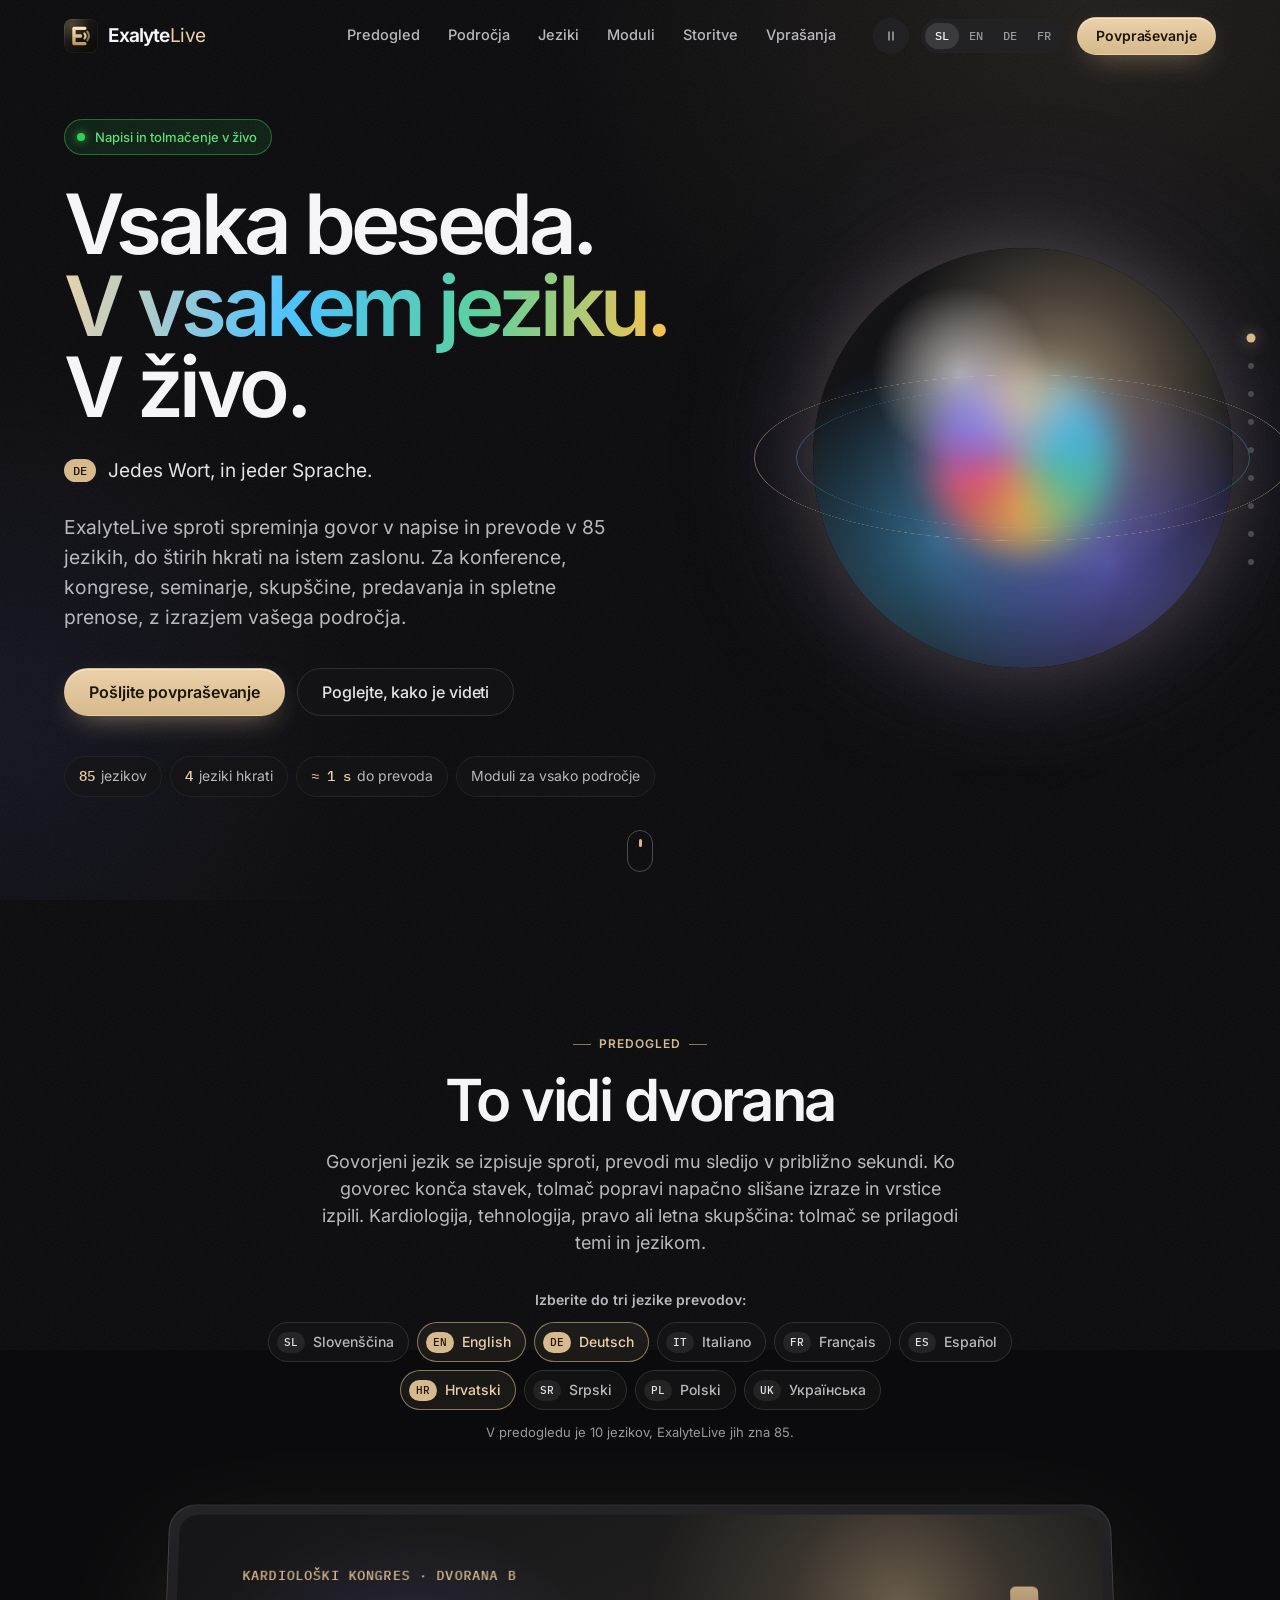
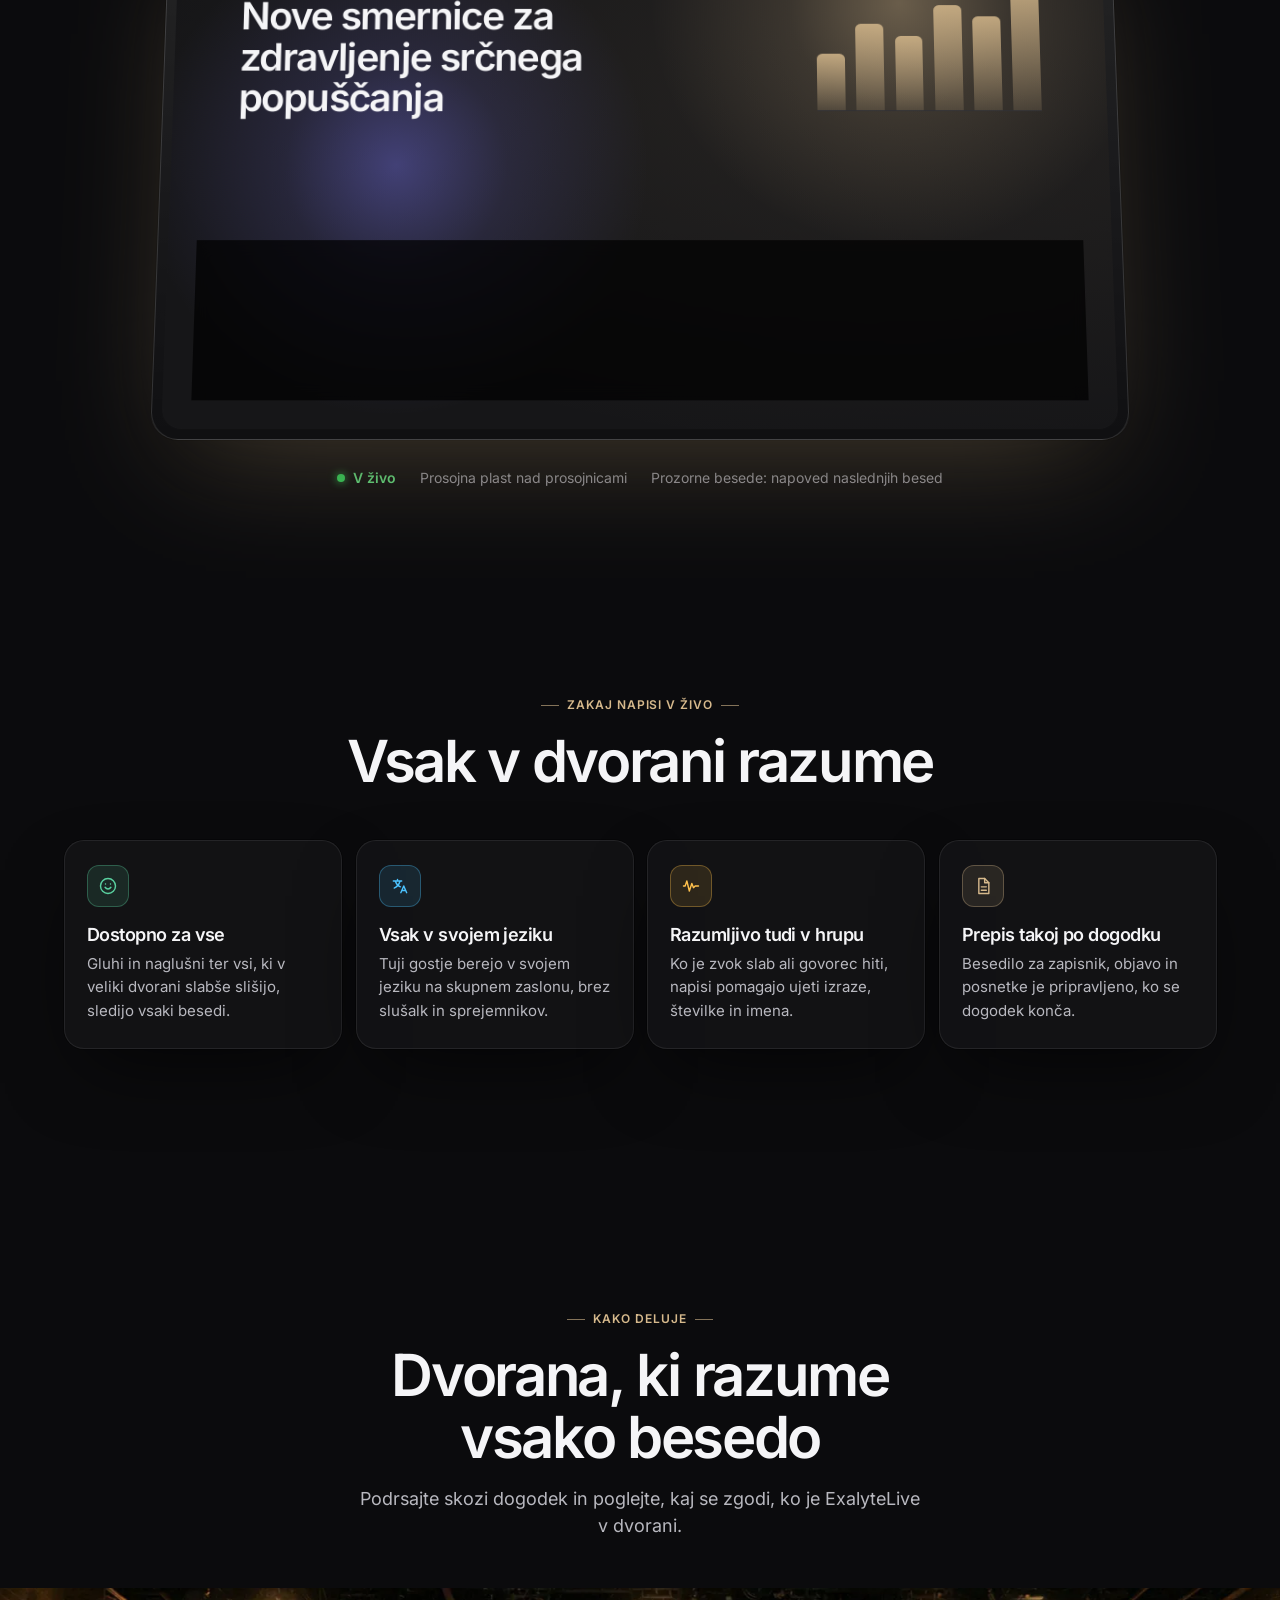
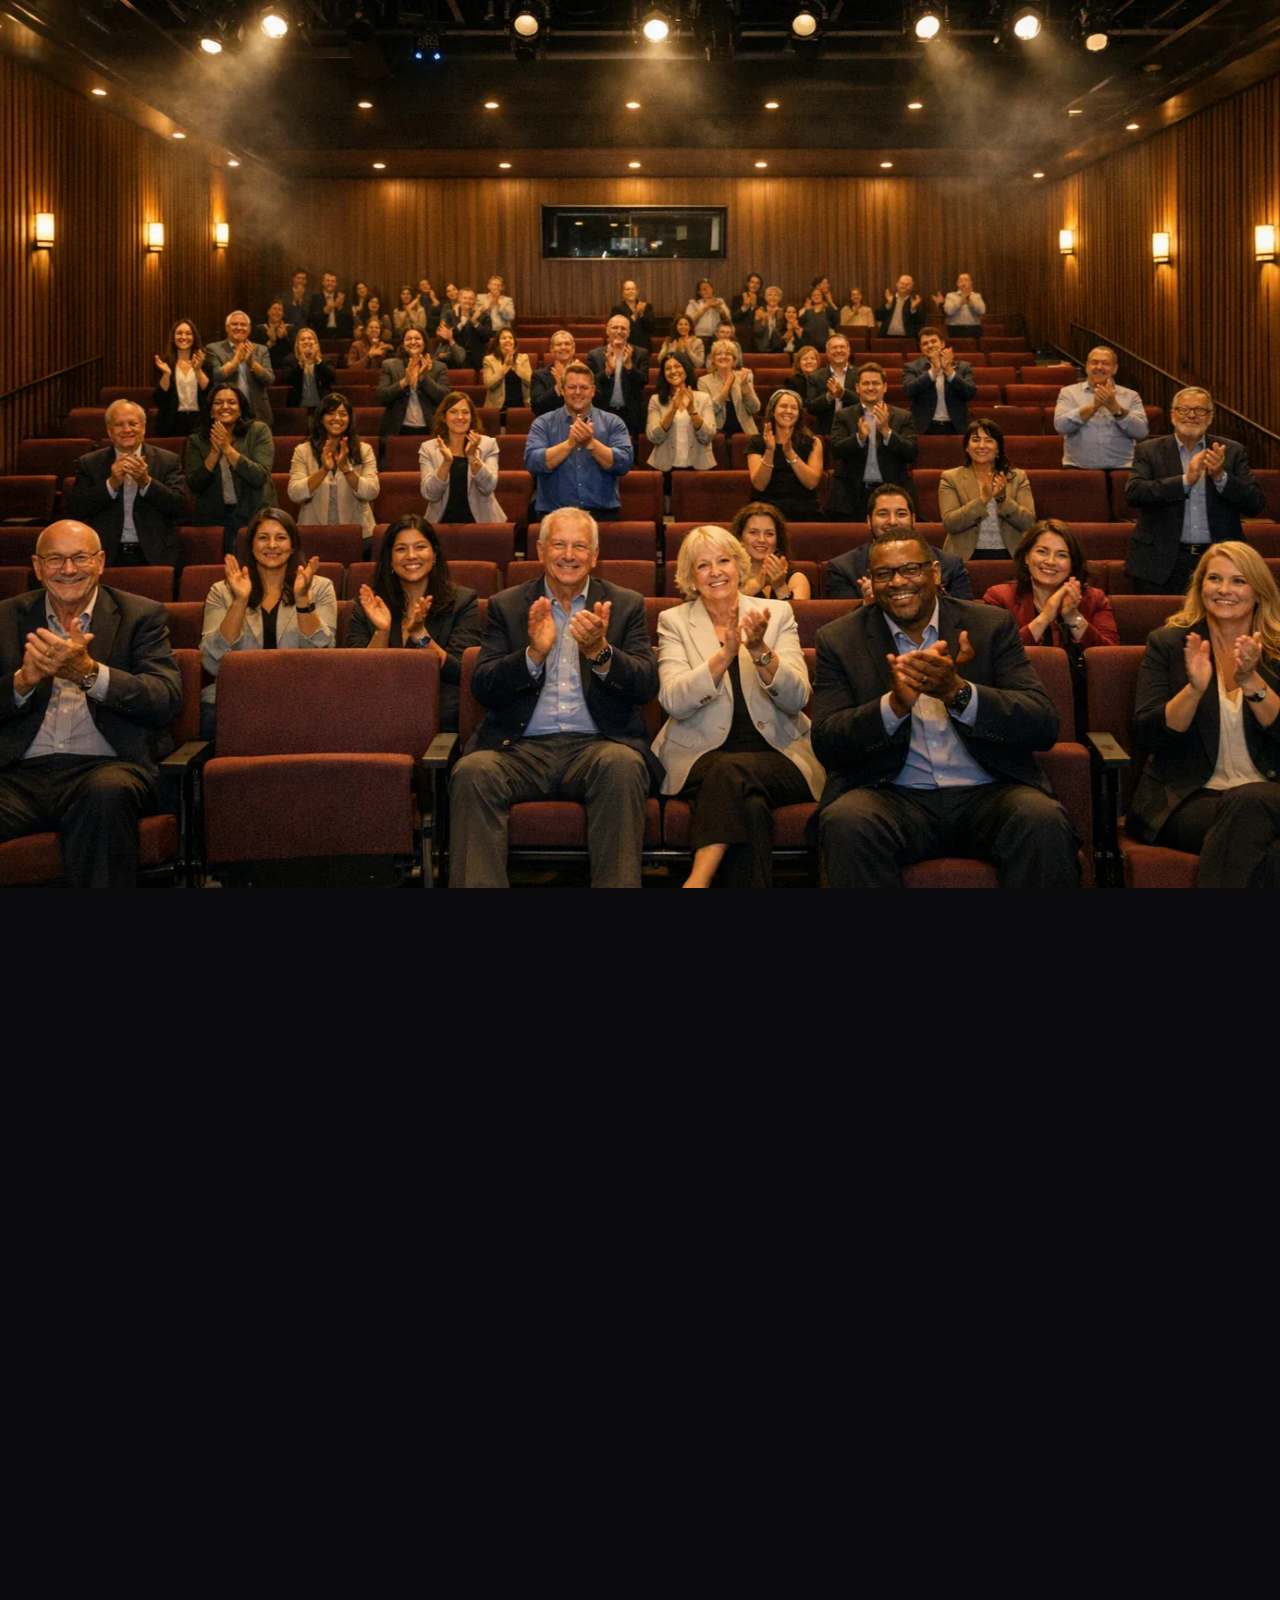
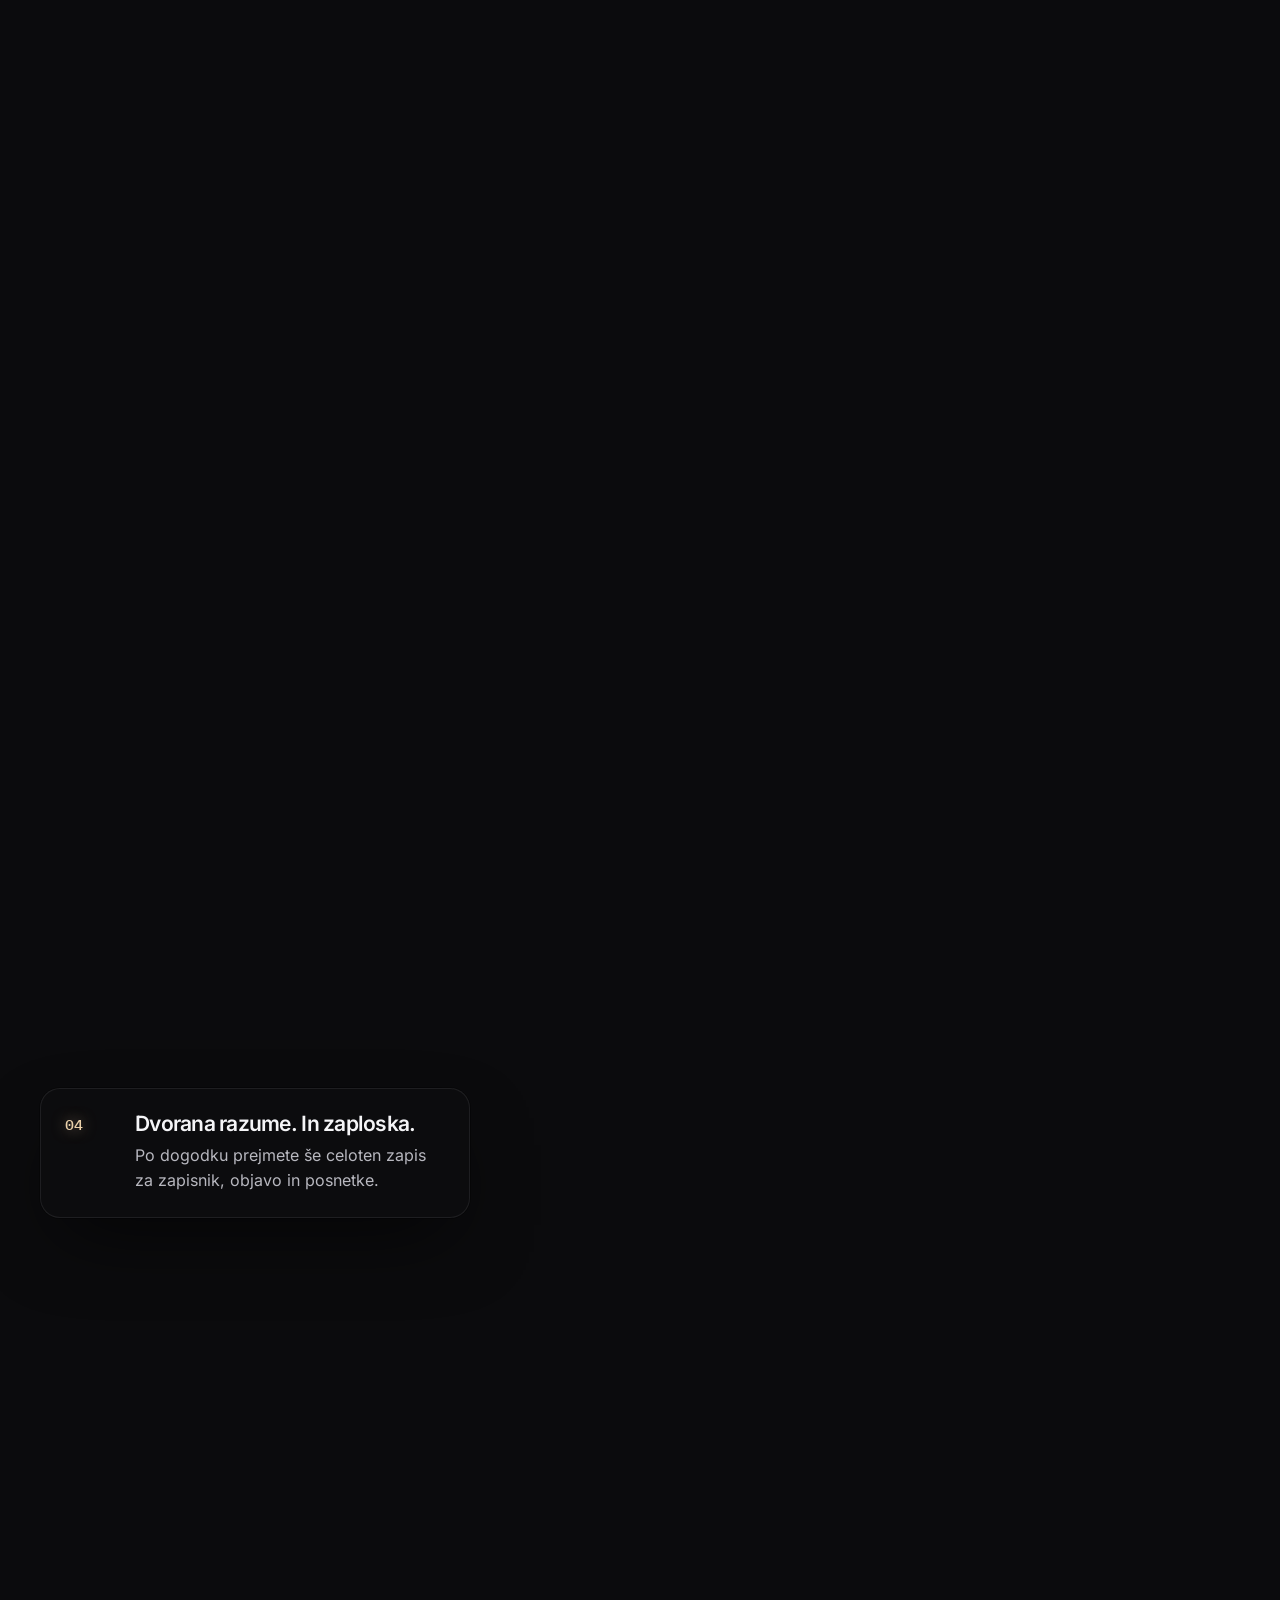
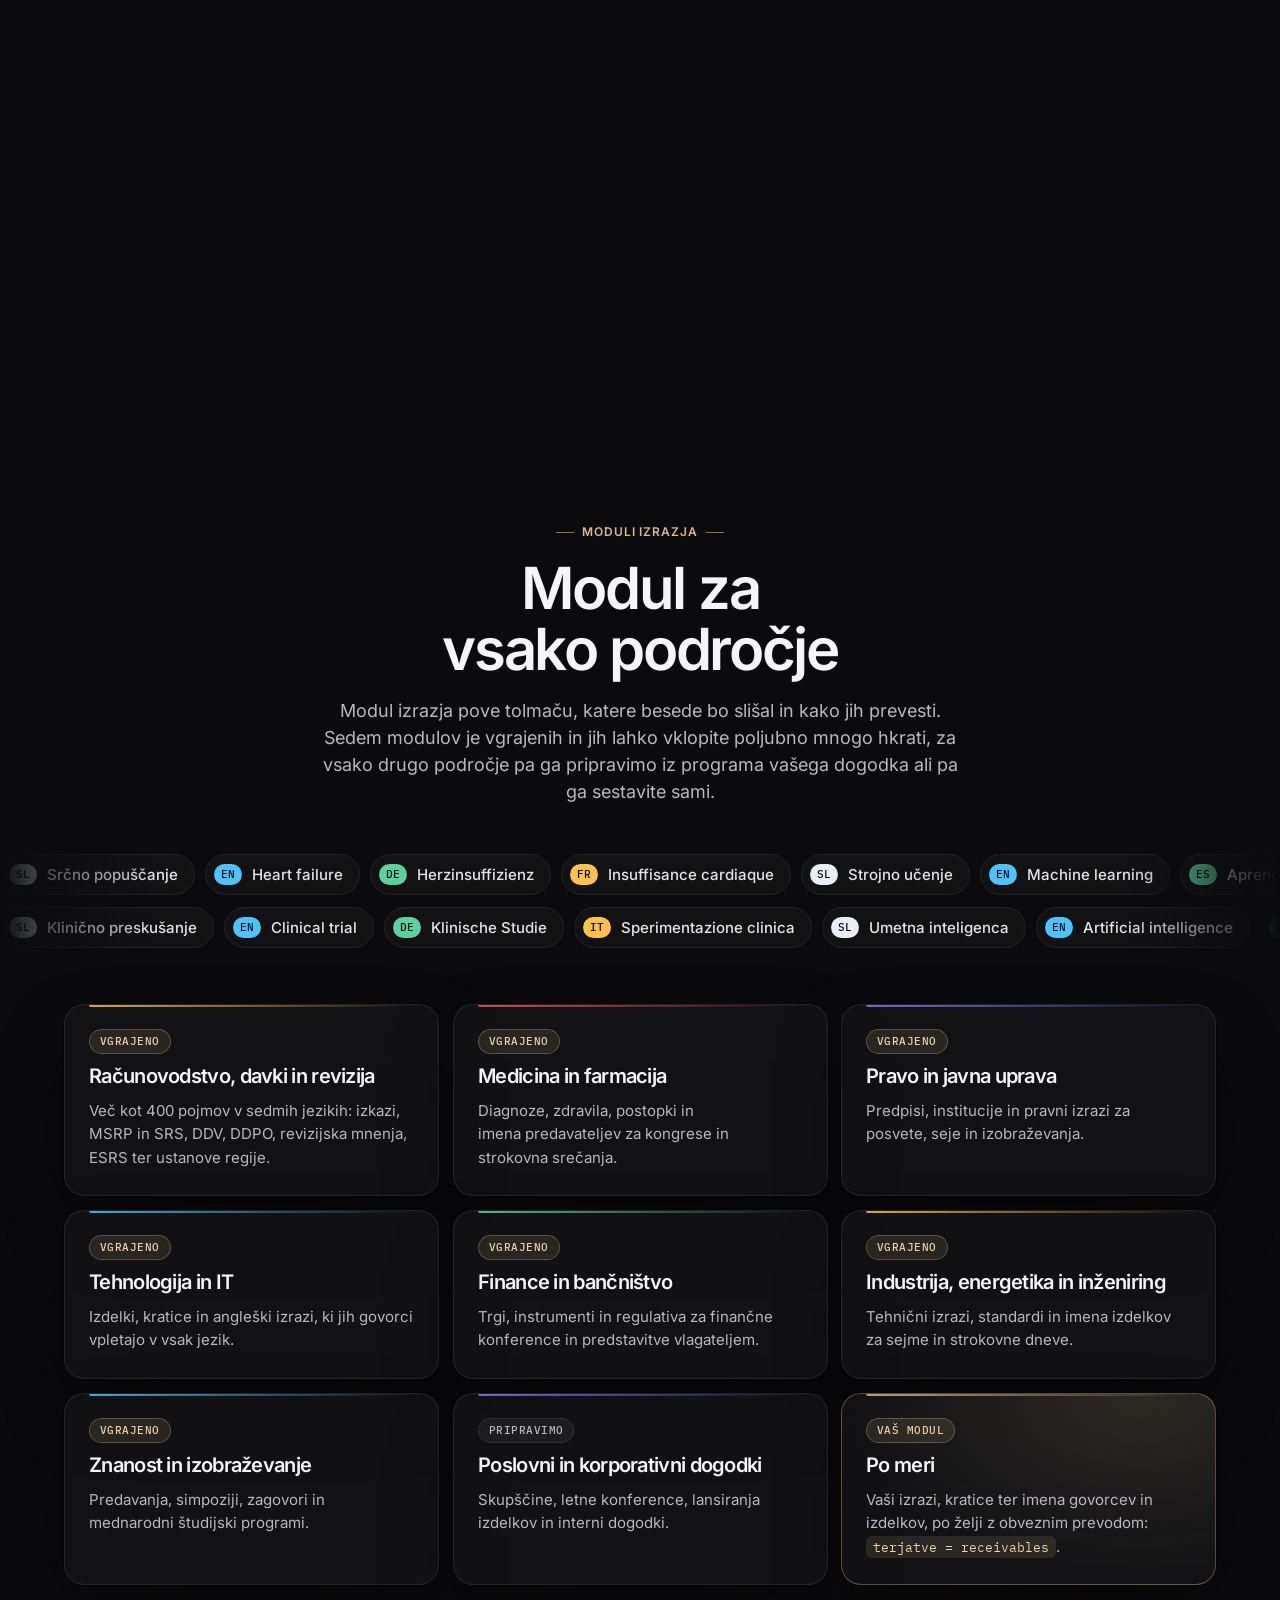
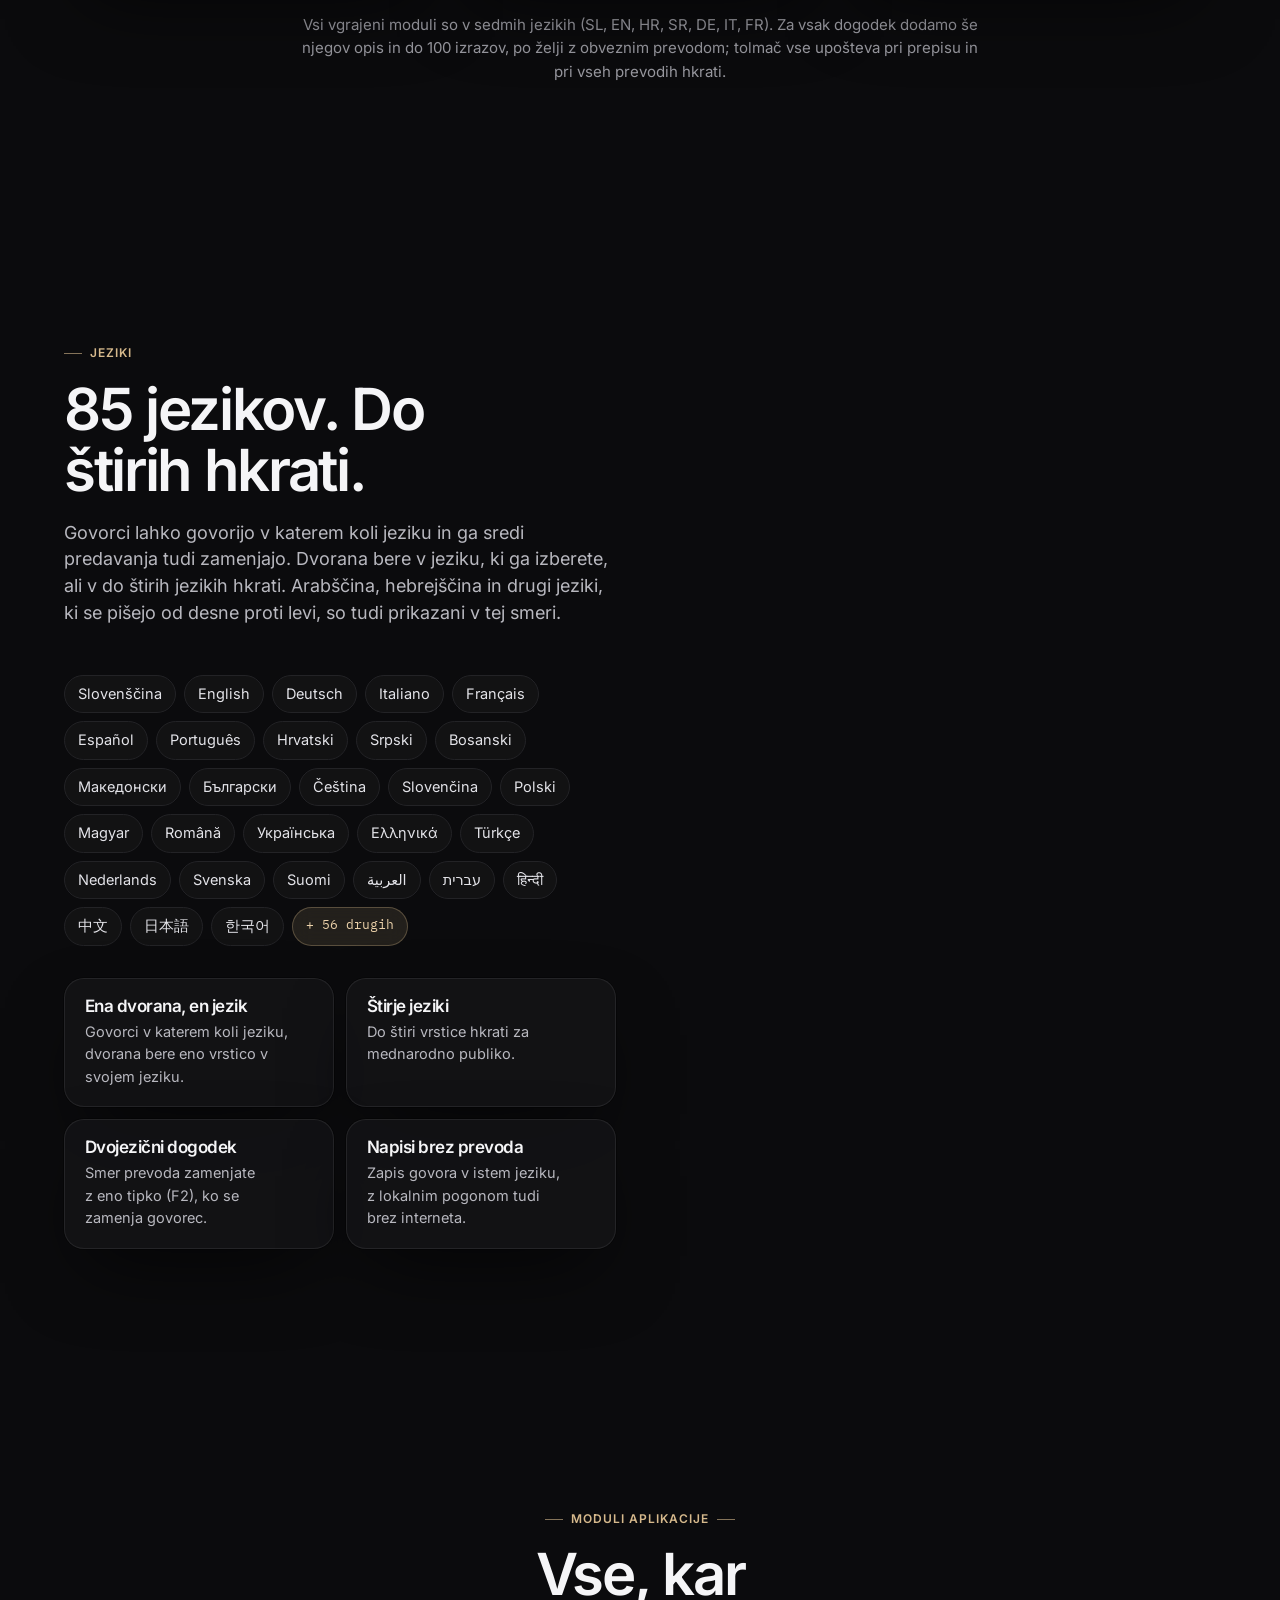
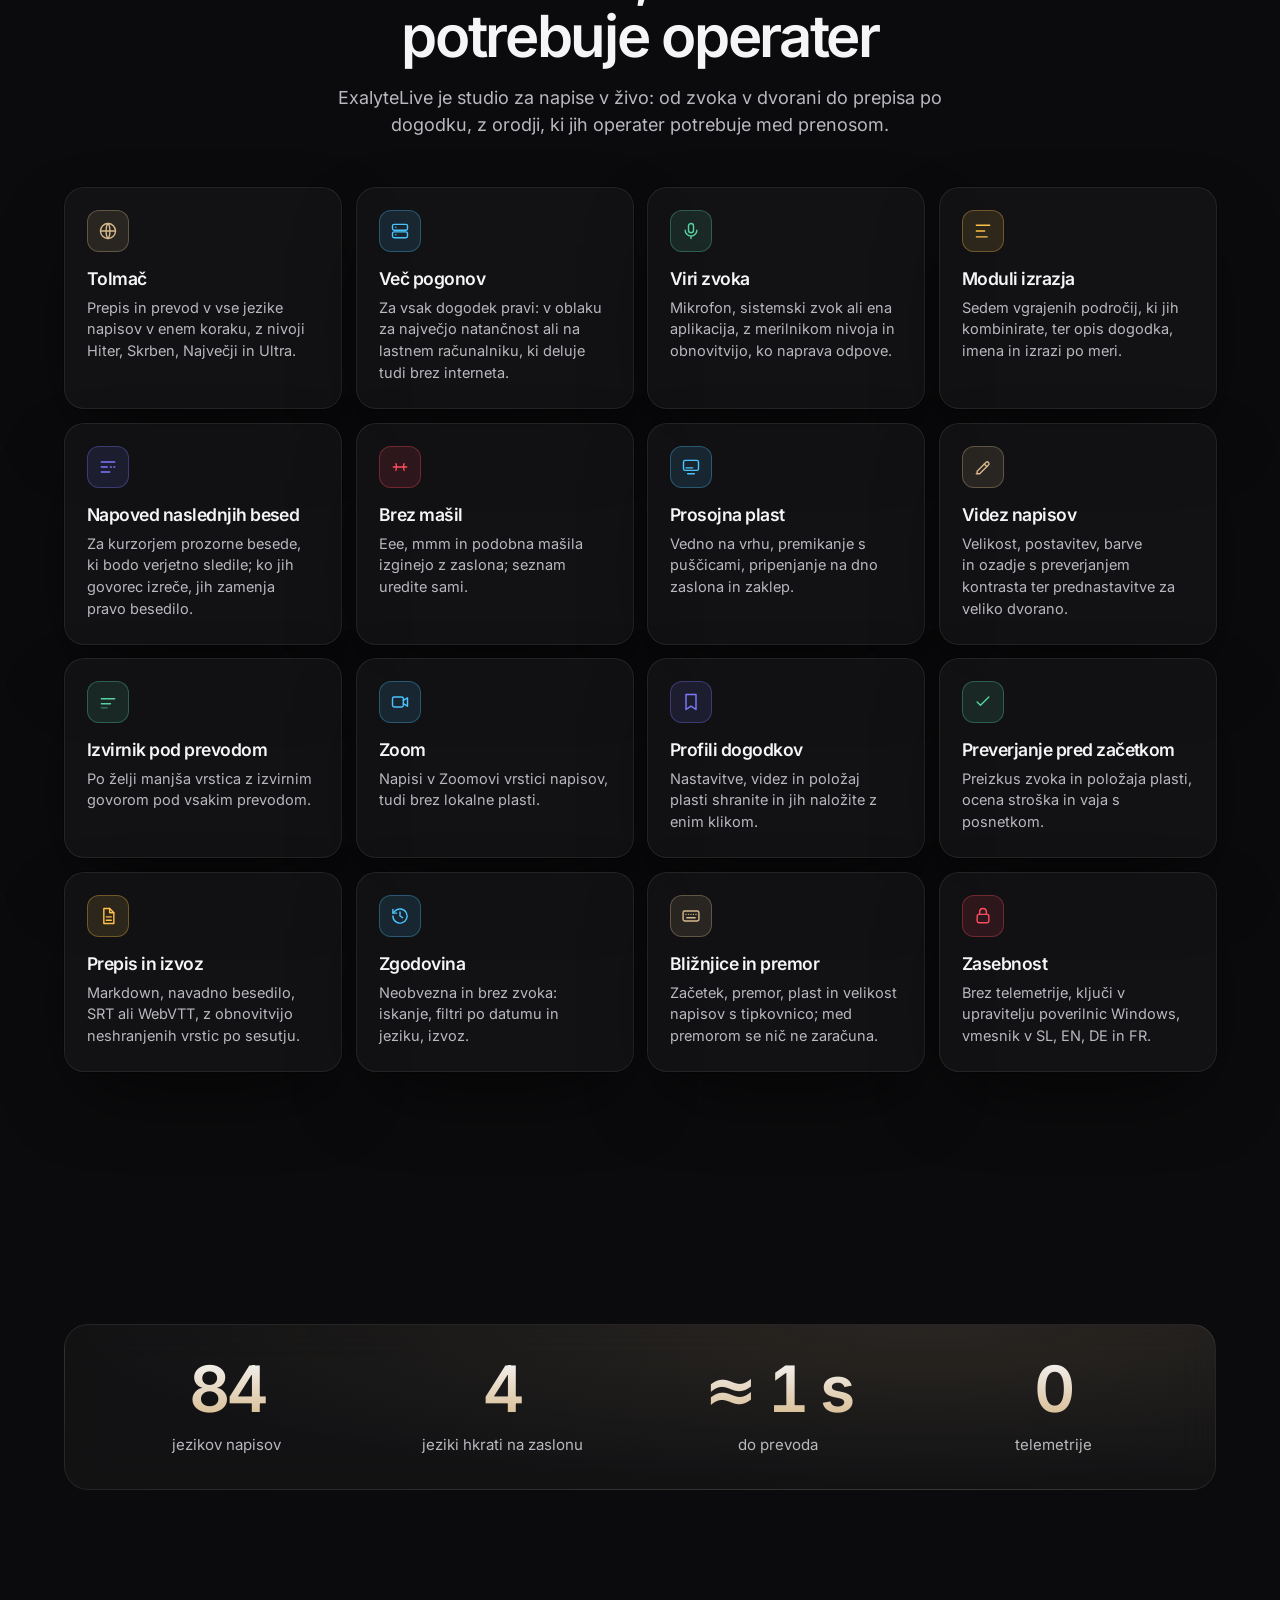
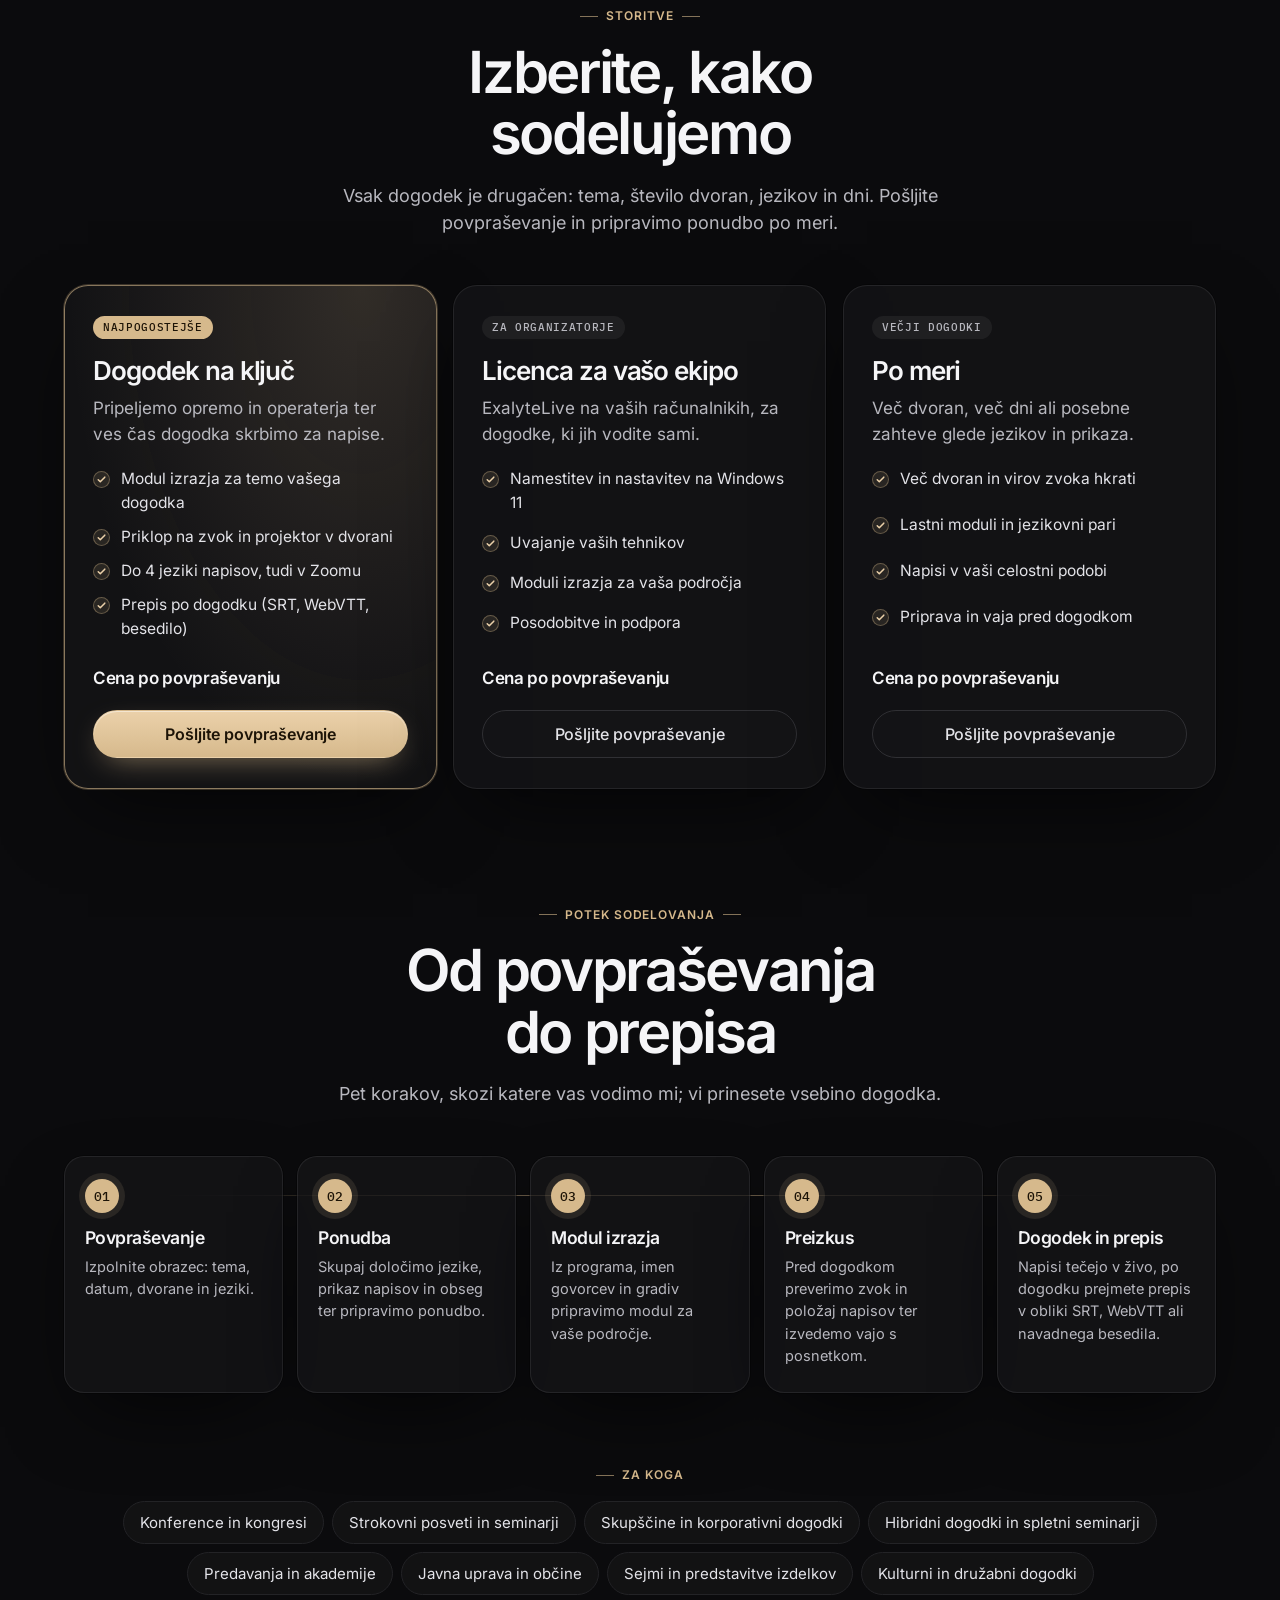
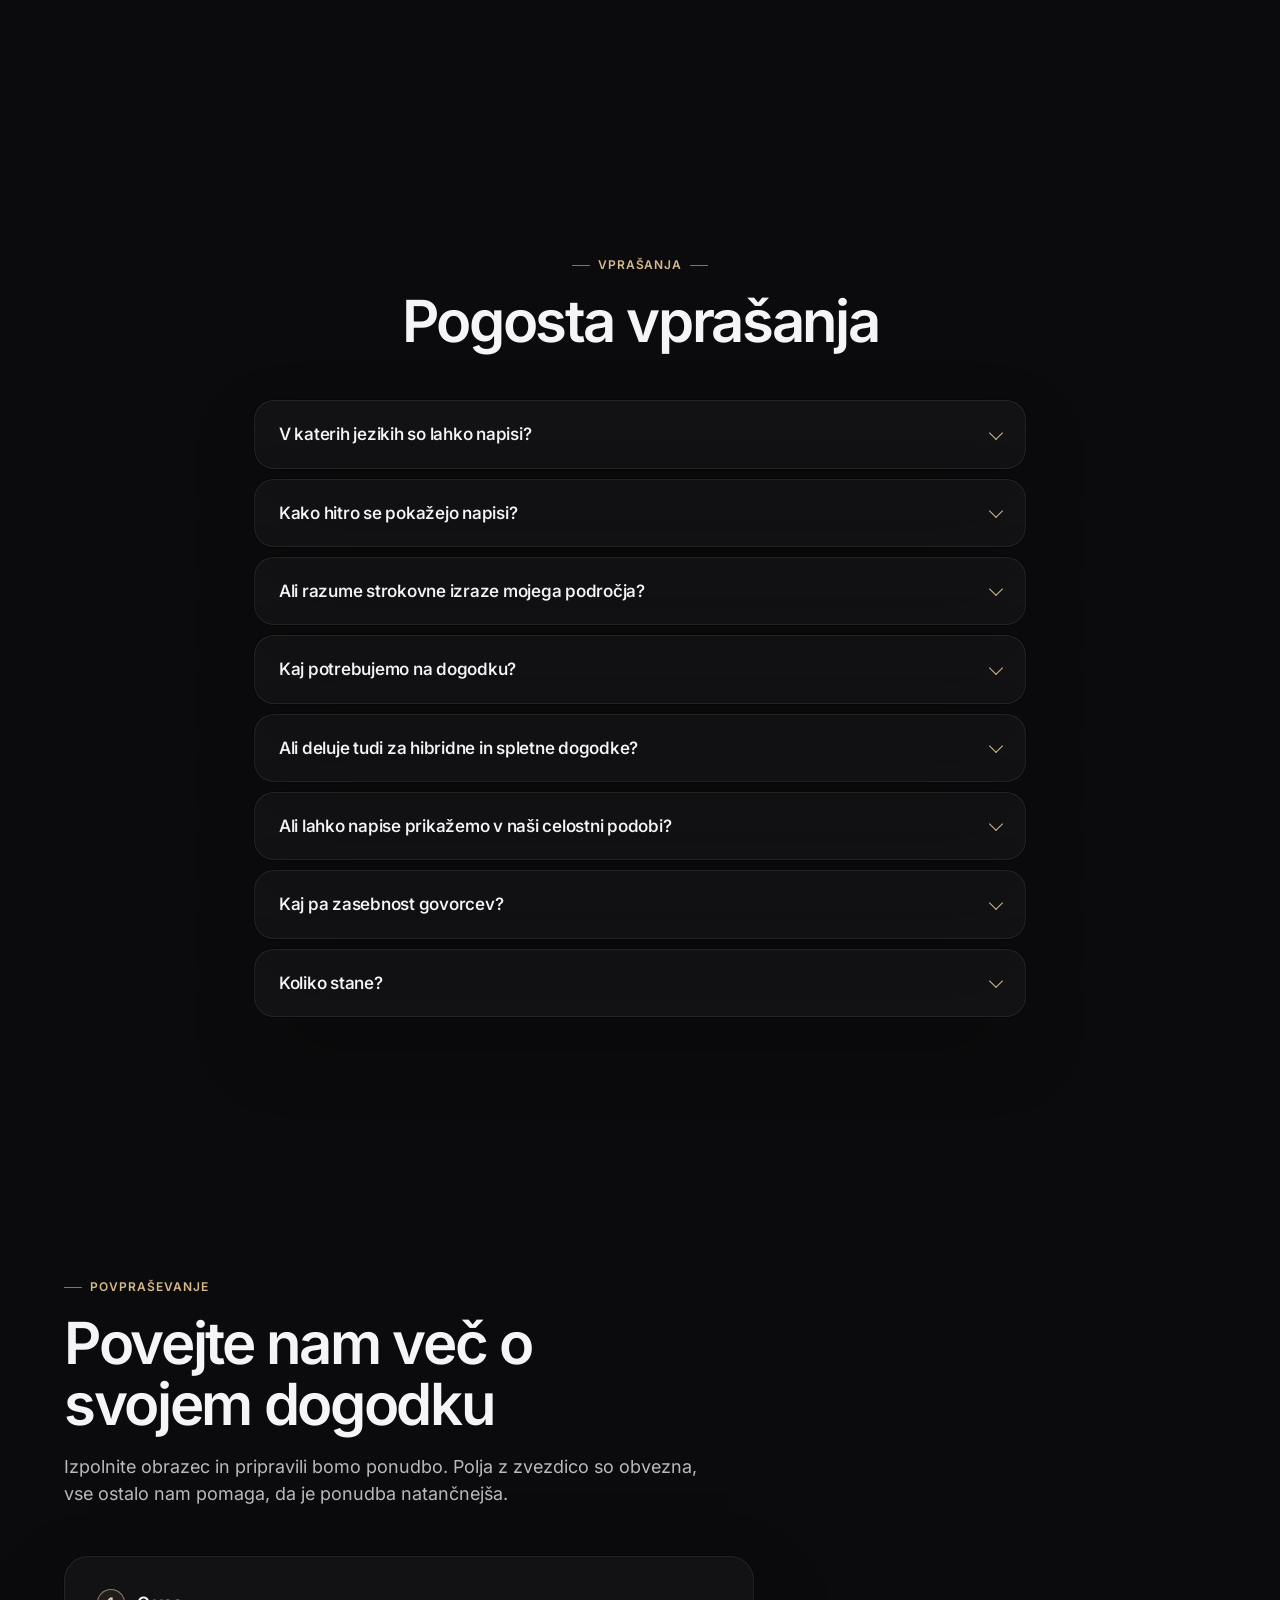
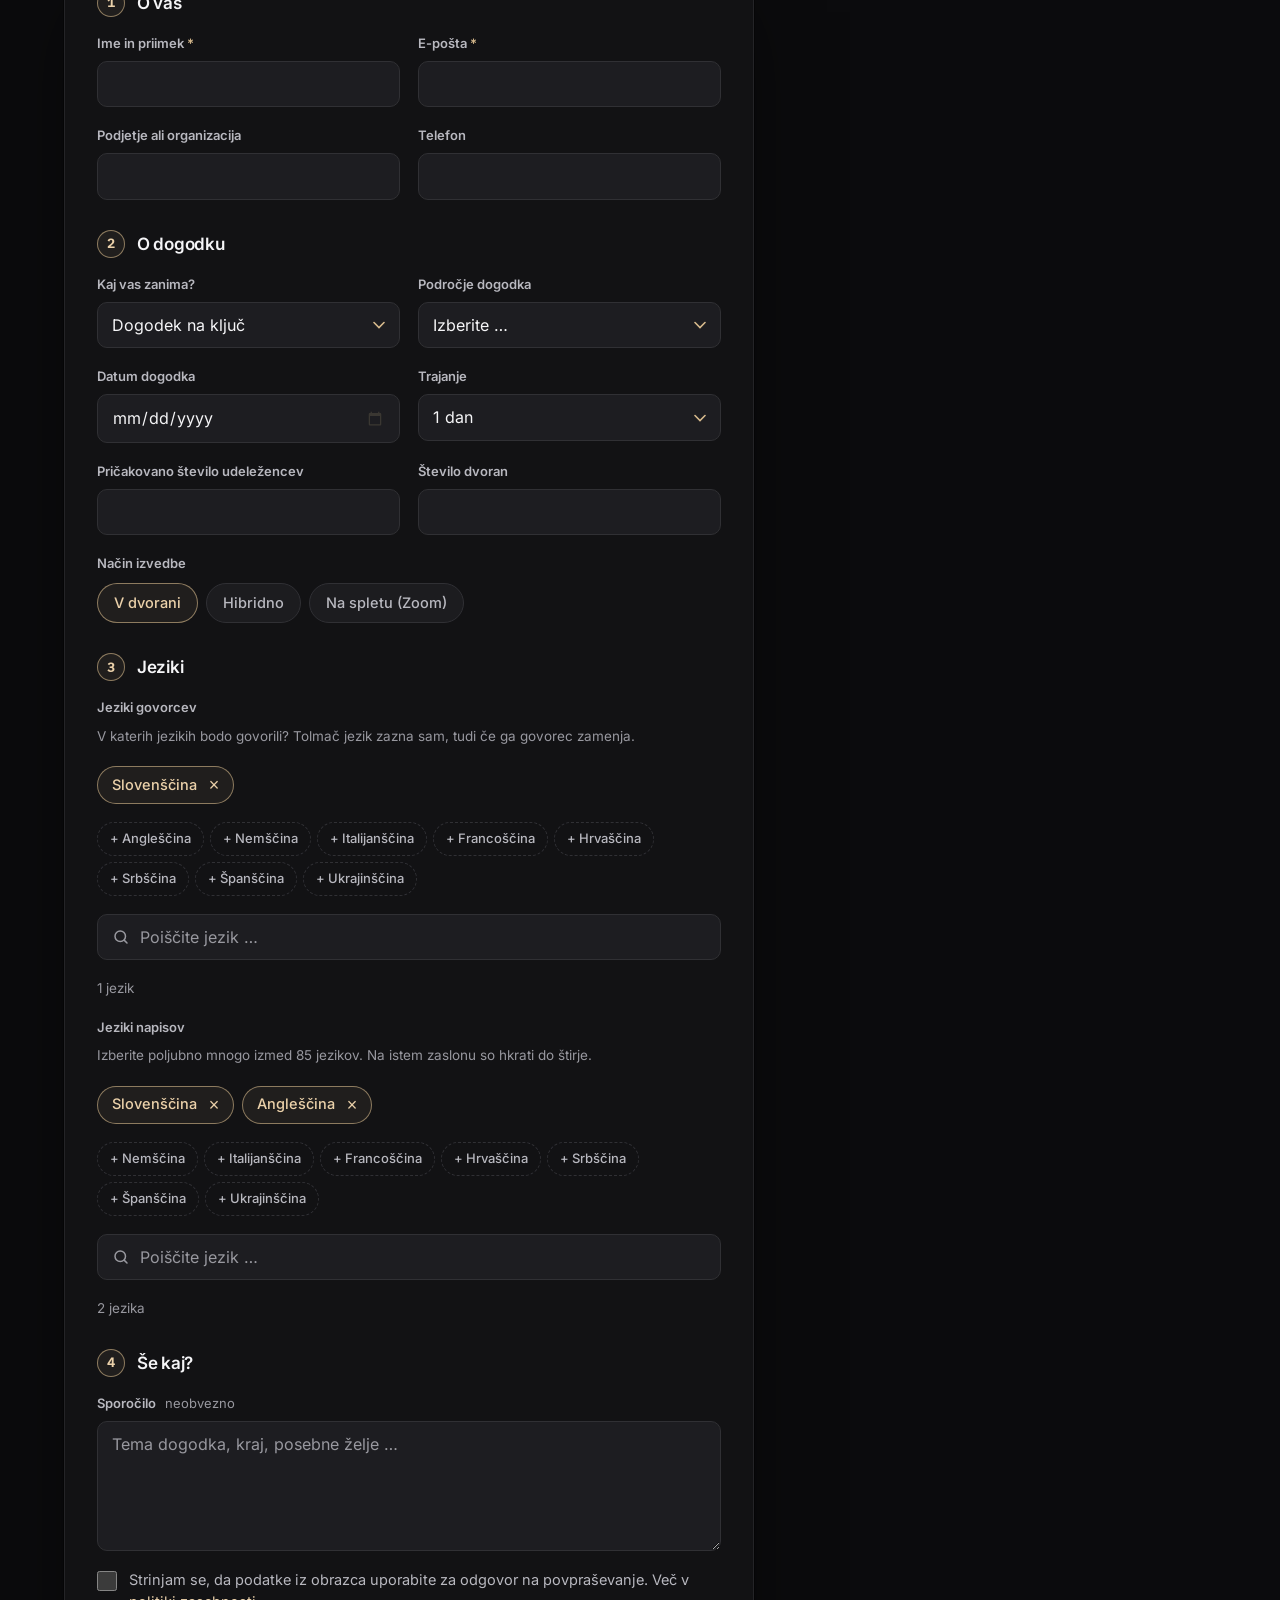
<file: index.html>
<!doctype html>
<html lang="sl" data-prerendered>
	<head>
		<meta charset="UTF-8" >
		<meta name="viewport" content="width=device-width, initial-scale=1.0, viewport-fit=cover" >
		<title>ExalyteLive · Napisi in tolmačenje v živo v 85 jezikih</title>
		<meta http-equiv="Content-Security-Policy" content="default-src 'self'; script-src 'self' 'sha256-aL3Pv6ygSyucrLwgv7XagHcNUqYEpcwpRZTImp8W7/g='; style-src 'self' 'unsafe-inline'; img-src 'self' data:; font-src 'self'; connect-src 'self' https://api.web3forms.com; form-action 'self'; base-uri 'self'; object-src 'none'" >
		<link rel="preload" href="./assets/inter-latin-wght-normal-Dx4kXJAl.woff2" as="font" type="font/woff2" crossorigin >
		<meta 			name="description"
			content="ExalyteLive sproti spreminja govor v napise in prevode v 85 jezikih, do štirih hkrati na istem zaslonu. Za konference, seminarje, skupščine in spletne prenose, z moduli izrazja za vsako področje."
		>
		<meta name="theme-color" content="#0b0b0d" >
		<meta name="color-scheme" content="dark" >
		<meta property="og:type" content="website" >
		<meta property="og:site_name" content="ExalyteLive" >
		<meta property="og:locale" content="sl_SI">
		<meta property="og:locale:alternate" content="en_GB" >
		<meta property="og:locale:alternate" content="de_DE" >
		<meta property="og:locale:alternate" content="fr_FR" >
		<meta property="og:title" content="ExalyteLive · Vsaka beseda. V vsakem jeziku. V živo." >
		<meta 			property="og:description"
			content="Napisi in tolmačenje v živo v 85 jezikih, do štirih hkrati, z moduli izrazja za vsako področje."
		>
		<meta property="og:url" content="https://tileninter.github.io/exalytelive-website-site/">
		<meta property="og:image" content="https://tileninter.github.io/exalytelive-website-site/og-image.jpg" >
		<meta property="og:image:width" content="1200" >
		<meta property="og:image:height" content="630" >
		<meta property="og:image:alt" content="ExalyteLive: Vsaka beseda. V vsakem jeziku. V živo." >
		<meta name="twitter:card" content="summary_large_image" >
		<link rel="canonical" href="https://tileninter.github.io/exalytelive-website-site/">
		<link rel="alternate" hreflang="sl" href="https://tileninter.github.io/exalytelive-website-site/" >
		<link rel="alternate" hreflang="en" href="https://tileninter.github.io/exalytelive-website-site/en/" >
		<link rel="alternate" hreflang="de" href="https://tileninter.github.io/exalytelive-website-site/de/" >
		<link rel="alternate" hreflang="fr" href="https://tileninter.github.io/exalytelive-website-site/fr/" >
		<link rel="alternate" hreflang="x-default" href="https://tileninter.github.io/exalytelive-website-site/" >
		<link rel="icon" type="image/svg+xml" href="./favicon.svg" >
		<link rel="icon" type="image/png" sizes="192x192" href="./icon-192.png" >
		<link rel="apple-touch-icon" href="./apple-touch-icon.png" >
		<link rel="manifest" href="./site.webmanifest" >
		<!-- Marks that scripts run, so content hidden for its entrance animation stays visible without them. -->
		<script>
			document.documentElement.classList.add('js');
		</script>
		<script type="application/ld+json">
			{
				"@context": "https://schema.org",
				"@type": "SoftwareApplication",
				"url": "https://tileninter.github.io/exalytelive-website-site/",
				"image": "https://tileninter.github.io/exalytelive-website-site/og-image.jpg",
				"name": "ExalyteLive",
				"applicationCategory": "MultimediaApplication",
				"operatingSystem": "Windows 11",
				"inLanguage": ["sl", "en", "de", "fr"],
				"description": "Napisi in tolmačenje v živo v 85 jezikih, do štirih hkrati na istem zaslonu, z moduli izrazja za vsako področje.",
				"featureList": [
					"Napisi in prevodi v 85 jezikih",
					"Do 4 jeziki hkrati na zaslonu",
					"Moduli izrazja za vsako področje in po meri",
					"Prosojna plast nad prosojnicami in napisi v Zoomu",
					"Izvoz prepisa v obliki SRT, WebVTT, Markdown ali navadnega besedila"
				]
			}
		</script>
		<script type="application/ld+json">
			{
				"@context": "https://schema.org",
				"@type": "FAQPage",
				"mainEntity": [
					{
						"@type": "Question",
						"name": "V katerih jezikih so lahko napisi?",
						"acceptedAnswer": {
							"@type": "Answer",
							"text": "V 85 jezikih, do štirih hkrati na istem zaslonu. Govorci lahko govorijo v katerem koli od teh jezikov in ga med govorom zamenjajo; tolmač jezik zazna sam."
						}
					},
					{
						"@type": "Question",
						"name": "Kako hitro se pokažejo napisi?",
						"acceptedAnswer": {
							"@type": "Answer",
							"text": "Govorjeni jezik se izpisuje med govorom. Prevodi sledijo v približno sekundi in se med daljšim stavkom sproti osvežujejo, ob koncu stavka pa jih tolmač dokončno izpili."
						}
					},
					{
						"@type": "Question",
						"name": "Ali razume strokovne izraze mojega področja?",
						"acceptedAnswer": {
							"@type": "Answer",
							"text": "Da. Vgrajenih je sedem modulov izrazja (računovodstvo, medicina, pravo, tehnologija, finance, industrija in znanost), ki jih lahko vklopite več hkrati. Za vsak dogodek dodamo še opis dogodka, imena govorcev ter izraze in kratice, po želji z obveznim prevodom."
						}
					},
					{
						"@type": "Question",
						"name": "Ali deluje tudi za hibridne in spletne dogodke?",
						"acceptedAnswer": {
							"@type": "Answer",
							"text": "Da. Napisi so lahko v prosojni plasti nad prosojnicami, na ločenem zaslonu ali v Zoomovi vrstici napisov. Po dogodku dobite prepis v obliki SRT, WebVTT, Markdown ali navadnega besedila."
						}
					}
				]
			}
		</script>
		<script type="module" crossorigin src="./assets/main-B8m7fmTV.js"></script>
		<link rel="modulepreload" crossorigin href="./assets/i18n-D9zUEIJ-.js">
		<link rel="stylesheet" crossorigin href="./assets/i18n-DrBZSyvW.css">
		<link rel="stylesheet" crossorigin href="./assets/main-DVCAyn8-.css">
	</head>
	<body data-page="home">
		<a class="skip-link" href="#main" data-i18n="skip">Preskoči na vsebino</a>
		<div class="backdrop" aria-hidden="true"></div>
		<canvas id="morph" aria-hidden="true"></canvas>
		<div class="grain" aria-hidden="true"></div>
		<div class="progress" id="progress" aria-hidden="true"></div>

		<header class="nav" id="nav">
			<div class="container nav__inner">
				<a class="brand" href="#domov" aria-label="ExalyteLive">
					<img class="brand__mark" src="./favicon.svg" alt="" width="34" height="34" >
					<span class="brand__name">Exalyte<span>Live</span></span>
				</a>
				<nav class="nav__links" id="nav-links" aria-label="Glavna navigacija" data-i18n-attr="aria-label:nav.label">
					<a href="#demo" data-i18n="nav.demo">Predogled</a>
					<a href="#podrocja" data-i18n="nav.fields">Področja</a>
					<a href="#jeziki" data-i18n="nav.languages">Jeziki</a>
					<a href="#moduli" data-i18n="nav.modules">Moduli</a>
					<a href="#paketi" data-i18n="nav.plans">Storitve</a>
					<a href="#vprasanja" data-i18n="nav.faq">Vprašanja</a>
					<button class="motion-toggle motion-toggle--menu" type="button" data-motion-toggle>
						<svg class="motion-toggle__icon motion-toggle__icon--pause" viewBox="0 0 24 24" aria-hidden="true">
							<path d="M9 6v12M15 6v12" ></path></svg><svg class="motion-toggle__icon motion-toggle__icon--play" viewBox="0 0 24 24" aria-hidden="true">
							<path d="M8 5.5v13l10.5-6.5L8 5.5Z" ></path>
						</svg>
						<span class="motion-toggle__label">Ustavi animacije</span>
					</button>
				</nav>
				<div class="nav__actions">
					<button class="motion-toggle motion-toggle--nav" type="button" data-motion-toggle>
						<svg class="motion-toggle__icon motion-toggle__icon--pause" viewBox="0 0 24 24" aria-hidden="true">
							<path d="M9 6v12M15 6v12" ></path></svg><svg class="motion-toggle__icon motion-toggle__icon--play" viewBox="0 0 24 24" aria-hidden="true">
							<path d="M8 5.5v13l10.5-6.5L8 5.5Z" ></path>
						</svg>
						<span class="motion-toggle__label">Ustavi animacije</span>
					</button>
					<div class="lang-switch" role="group" aria-label="Jezik strani" data-i18n-attr="aria-label:nav.langLabel">
						<button type="button" data-lang="sl" aria-pressed="true" data-href="./">SL</button>
						<button type="button" data-lang="en" aria-pressed="false" data-href="./en/">EN</button>
						<button type="button" data-lang="de" aria-pressed="false" data-href="./de/">DE</button>
						<button type="button" data-lang="fr" aria-pressed="false" data-href="./fr/">FR</button>
					</div>
					<a class="btn btn--primary btn--sm nav__cta" href="#povprasevanje" data-i18n="nav.cta">Povpraševanje</a>
					<button 						class="nav__toggle"
						type="button"
						aria-controls="nav-links"
						aria-expanded="false"
						aria-label="Odpri meni"
						data-i18n-attr="aria-label:nav.menu"
					>
						<span></span><span></span>
					</button>
				</div>
			</div>
		</header>

		<nav class="dots" id="dots" aria-label="Razdelki strani" data-i18n-attr="aria-label:nav.sections">
			<ol>
				<li>
					<a href="#domov"><span class="dots__label" data-i18n="nav.home">Domov</span></a>
				</li>
				<li>
					<a href="#demo"><span class="dots__label" data-i18n="nav.demo">Predogled</span></a>
				</li>
				<li>
					<a href="#kako"><span class="dots__label" data-i18n="how.kicker">Kako deluje</span></a>
				</li>
				<li>
					<a href="#podrocja"><span class="dots__label" data-i18n="nav.fields">Področja</span></a>
				</li>
				<li>
					<a href="#jeziki"><span class="dots__label" data-i18n="nav.languages">Jeziki</span></a>
				</li>
				<li>
					<a href="#moduli"><span class="dots__label" data-i18n="nav.modules">Moduli</span></a>
				</li>
				<li>
					<a href="#paketi"><span class="dots__label" data-i18n="nav.plans">Storitve</span></a>
				</li>
				<li>
					<a href="#vprasanja"><span class="dots__label" data-i18n="nav.faq">Vprašanja</span></a>
				</li>
				<li>
					<a href="#povprasevanje"><span class="dots__label" data-i18n="nav.cta">Povpraševanje</span></a>
				</li>
			</ol>
		</nav>

		<main id="main">
			<!-- HERO ------------------------------------------------------------------------------>
			<section 				class="hero"
				id="domov"
				data-shape="0"
				data-side="right"
				data-col="0.8"
				data-col-width="0.42"
				data-m-y="0.5"
				data-m-scale="0.5"
			>
				<div class="container hero__grid">
					<div class="hero__copy">
						<p class="eyebrow reveal">
							<span class="live-dot" aria-hidden="true"></span>
							<span data-i18n="hero.eyebrow">Napisi in tolmačenje v živo</span>
						</p>
						<h1 class="hero__title reveal" data-i18n-html="hero.title">
							Vsaka beseda.<br><span class="grad">V vsakem jeziku.</span><br>V živo.
						</h1>
						<p class="rotator reveal" id="rotator" aria-hidden="true">
							<b class="rotator__code">EN</b><span class="rotator__text">Every word, in every language.</span>
						</p>
						<p class="hero__lead reveal" data-i18n="hero.lead">
							ExalyteLive sproti spreminja govor v napise in prevode v 85 jezikih, do štirih hkrati na istem zaslonu. Za
							konference, kongrese, seminarje, skupščine, predavanja in spletne prenose, z izrazjem vašega področja.
						</p>
						<div class="hero__ctas reveal">
							<a class="btn btn--primary" href="#povprasevanje" data-i18n="hero.cta">Pošljite povpraševanje</a>
							<a class="btn btn--ghost" href="#demo" data-i18n="hero.secondary">Poglejte, kako je videti</a>
						</div>
						<ul class="hero__chips reveal" aria-label="Ključne lastnosti" data-i18n-attr="aria-label:hero.chipsLabel">
							<li><b>85</b> <span data-i18n="hero.chip1">jezikov</span></li>
							<li><b>4</b> <span data-i18n="hero.chip2">jeziki hkrati</span></li>
							<li><b>≈ 1 s</b> <span data-i18n="hero.chip3">do prevoda</span></li>
							<li><span data-i18n="hero.chip4">Moduli za vsako področje</span></li>
						</ul>
					</div>
					<!-- Shown only without WebGL: a CSS take on the 3D orb. -->
					<div class="hero__fallback" aria-hidden="true">
						<div class="orb">
							<span class="orb__ring"></span><span class="orb__ring orb__ring--b"></span><span class="orb__core"></span>
						</div>
					</div>
				</div>
				<a class="scroll-cue" href="#demo" aria-label="Naprej" data-i18n-attr="aria-label:hero.scroll">
					<span></span>
				</a>
			</section>

			<!-- DEMO ------------------------------------------------------------------------------>
			<section class="section demo" id="demo" data-shape="1" data-side="center">
				<div class="container">
					<header class="section__head section__head--center reveal">
						<p class="kicker" data-i18n="demo.kicker">Predogled</p>
						<h2 data-i18n="demo.title">To vidi dvorana</h2>
						<p data-i18n="demo.lead">
							Govorjeni jezik se izpisuje sproti, prevodi mu sledijo v približno sekundi. Ko govorec konča stavek,
							tolmač popravi napačno slišane izraze in vrstice izpili. Kardiologija, tehnologija, pravo ali letna
							skupščina: tolmač se prilagodi temi in jezikom.
						</p>
					</header>

					<p class="sr-only" data-i18n="demo.sr">
						Primer napisov: govor se sproti izpisuje v svojem jeziku, pod njim pa se pojavljajo prevodi v tri druge
						jezike.
					</p>
					<div class="demo-langs reveal" id="demo-langs" role="group" aria-labelledby="demo-langs-label">
						<p class="demo-langs__label" id="demo-langs-label" data-i18n="demo.pick">
							Izberite do tri jezike prevodov:
						</p>
						<div class="demo-langs__list"></div>
						<p class="demo-langs__note" data-i18n="demo.pickNote">
							V predogledu je 10 jezikov, ExalyteLive jih zna 85.
						</p>
					</div>
					<div class="stage reveal" id="stage">
						<div class="stage__bezel">
							<div class="stage__screen">
								<div class="stage__aura" aria-hidden="true"><span></span><span></span></div>
								<div class="slide" aria-hidden="true">
									<p class="slide__kicker">Kardiološki kongres · Dvorana B</p>
									<p class="slide__title">Nove smernice za zdravljenje srčnega popuščanja</p>
									<div class="slide__bars">
										<span style="--h: 42%"></span><span style="--h: 64%"></span><span style="--h: 55%"></span><span style="--h: 78%"></span><span style="--h: 70%"></span><span style="--h: 92%"></span>
									</div>
								</div>
								<div class="captions" aria-hidden="true">
									<div class="lane" data-tone="white">
										<span class="lane__chip">SL</span>
										<p class="lane__text is-final" lang="sl">
											Pri bolnikih s srčnim popuščanjem najprej optimiziramo zdravljenje z zaviralci SGLT2.
										</p>
									</div>
									<div class="lane" data-tone="cyan">
										<span class="lane__chip">EN</span>
										<p class="lane__text is-final" lang="en">
											In patients with heart failure, we first optimise treatment with SGLT2 inhibitors.
										</p>
									</div>
									<div class="lane" data-tone="green">
										<span class="lane__chip">DE</span>
										<p class="lane__text is-final" lang="de">
											Bei Patienten mit Herzinsuffizienz optimieren wir zuerst die Therapie mit SGLT2-Hemmern.
										</p>
									</div>
									<div class="lane" data-tone="amber">
										<span class="lane__chip">HR</span>
										<p class="lane__text is-final" lang="hr">
											Kod bolesnika sa zatajivanjem srca najprije optimiziramo liječenje inhibitorima SGLT2.
										</p>
									</div>
								</div>
							</div>
						</div>
						<div class="stage__meta">
							<span class="badge badge--live"
								><span class="live-dot" aria-hidden="true"></span><span data-i18n="demo.live">V živo</span></span>
							<span data-i18n="demo.meta1">Prosojna plast nad prosojnicami</span>
							<span data-i18n="demo.meta2">Prozorne besede: napoved naslednjih besed</span>
						</div>
					</div>
				</div>
			</section>

			<!-- WHY ------------------------------------------------------------------------------->
			<section class="section why" id="zakaj">
				<div class="container">
					<header class="section__head section__head--center reveal">
						<p class="kicker" data-i18n="why.kicker">Zakaj napisi v živo</p>
						<h2 data-i18n="why.title">Vsak v dvorani razume</h2>
					</header>
					<div class="why__grid">
						<article class="why__card glass tilt reveal" style="--c: var(--green)">
							<div class="module__icon">
								<svg viewBox="0 0 24 24">
									<circle cx="12" cy="12" r="9" ></circle>
									<path d="M8.5 13.5c1 1.4 2.2 2 3.5 2s2.5-.6 3.5-2M9 9.5h.01M15 9.5h.01" ></path>
								</svg>
							</div>
							<h3 data-i18n="why.b1.title">Dostopno za vse</h3>
							<p data-i18n="why.b1.text">
								Gluhi in naglušni ter vsi, ki v veliki dvorani slabše slišijo, sledijo vsaki besedi.
							</p>
						</article>
						<article class="why__card glass tilt reveal" style="--c: var(--cyan)">
							<div class="module__icon">
								<svg viewBox="0 0 24 24">
									<path d="M4 6h10M9 4v2M6.5 6c.8 3.4 3 5.8 6 7M12 6c-.9 4-3.6 7-7 8.5" ></path>
									<path d="m13 20 3.5-8 3.5 8M14.2 17.3h4.6" ></path>
								</svg>
							</div>
							<h3 data-i18n="why.b2.title">Vsak v svojem jeziku</h3>
							<p data-i18n="why.b2.text">
								Tuji gostje berejo v svojem jeziku na skupnem zaslonu, brez slušalk in sprejemnikov.
							</p>
						</article>
						<article class="why__card glass tilt reveal" style="--c: var(--amber)">
							<div class="module__icon">
								<svg viewBox="0 0 24 24"><path d="M3 12h2l2-6 3 12 3-9 2 5 2-2h4" ></path></svg>
							</div>
							<h3 data-i18n="why.b3.title">Razumljivo tudi v hrupu</h3>
							<p data-i18n="why.b3.text">
								Ko je zvok slab ali govorec hiti, napisi pomagajo ujeti izraze, številke in imena.
							</p>
						</article>
						<article class="why__card glass tilt reveal" style="--c: var(--accent)">
							<div class="module__icon">
								<svg viewBox="0 0 24 24">
									<path d="M7 3h7l5 5v13H7z" ></path>
									<path d="M14 3v5h5M10 13h6M10 17h6" ></path>
								</svg>
							</div>
							<h3 data-i18n="why.b4.title">Prepis takoj po dogodku</h3>
							<p data-i18n="why.b4.text">
								Besedilo za zapisnik, objavo in posnetke je pripravljeno, ko se dogodek konča.
							</p>
						</article>
					</div>
				</div>
			</section>

			<!-- HOW IT WORKS: a conference hall in four beats as you scroll ------------------------->
			<section class="section how" id="kako">
				<div class="container">
					<header class="section__head section__head--center reveal">
						<p class="kicker" data-i18n="how.kicker">Kako deluje</p>
						<h2 data-i18n="how.title">Dvorana, ki razume vsako besedo</h2>
						<p data-i18n="how.lead">Podrsajte skozi dogodek in poglejte, kaj se zgodi, ko je ExalyteLive v dvorani.</p>
					</header>
				</div>
				<div class="hall" id="hall">
					<div class="hall__stage" aria-hidden="true">
						<canvas class="hall__gl"></canvas>
						<div class="hall__scene">
							<picture>
								<source media="(max-aspect-ratio: 4/5)" srcset="./hall/back-portrait.webp" >
								<img 									src="./hall/back.webp"
									data-depth="./hall/back-depth.webp"
									data-portrait="./hall/back-portrait.webp"
									data-portrait-depth="./hall/back-portrait-depth.webp"
									alt=""
									width="1536"
									height="1024"
									loading="lazy"
									decoding="async"
								>
							</picture>
							<div 								class="hall__captions"
								data-quad="459,334 1135,334 1135,494 459,494"
								data-quad-portrait="286,464 877,464 877,674 286,674"
							></div>
						</div>
						<div class="hall__scene">
							<picture>
								<source media="(max-aspect-ratio: 4/5)" srcset="./hall/screen-portrait.webp" >
								<img 									src="./hall/screen.webp"
									data-depth="./hall/screen-depth.webp"
									data-portrait="./hall/screen-portrait.webp"
									data-portrait-depth="./hall/screen-portrait-depth.webp"
									alt=""
									width="1536"
									height="1024"
									loading="lazy"
									decoding="async"
								>
							</picture>
							<div 								class="hall__captions"
								data-quad="387,389 1312,348 1314,574 386,579"
								data-quad-portrait="228,513 932,480 932,740 228,743"
							></div>
						</div>
						<div class="hall__scene">
							<picture>
								<source media="(max-aspect-ratio: 4/5)" srcset="./hall/audience-portrait.webp" >
								<img 									src="./hall/audience.webp"
									data-depth="./hall/audience-depth.webp"
									data-portrait="./hall/audience-portrait.webp"
									data-portrait-depth="./hall/audience-portrait-depth.webp"
									alt=""
									width="1536"
									height="1024"
									loading="lazy"
									decoding="async"
								>
							</picture>
							<!-- What they read: the same captions, as a panel. -->
							<div class="hall__captions"></div>
						</div>
						<div class="hall__scene">
							<picture>
								<source media="(max-aspect-ratio: 4/5)" srcset="./hall/applause-portrait.webp" >
								<img 									src="./hall/applause.webp"
									data-depth="./hall/applause-depth.webp"
									data-portrait="./hall/applause-portrait.webp"
									data-portrait-depth="./hall/applause-portrait-depth.webp"
									alt=""
									width="1536"
									height="1024"
									loading="lazy"
									decoding="async"
								>
							</picture>
						</div>
					</div>
					<ol class="hall__beats" id="steps">
						<li class="hall__beat">
							<div class="step glass">
								<span class="step__num">01</span>
								<div>
									<h3 data-i18n="how.b1.title">Govorec govori kot vedno</h3>
									<p data-i18n="how.b1.text">
										Brez scenarija in brez posebne priprave. Govori v svojem jeziku in ga lahko sredi predavanja tudi
										zamenja.
									</p>
								</div>
							</div>
						</li>
						<li class="hall__beat">
							<div class="step glass">
								<span class="step__num">02</span>
								<div>
									<h3 data-i18n="how.b2.title">Napisi tečejo sproti</h3>
									<p data-i18n="how.b2.text">
										Na platnu se pojavijo v približno sekundi, z izrazi vašega področja in pravilno zapisanimi imeni.
									</p>
								</div>
							</div>
						</li>
						<li class="hall__beat">
							<div class="step glass">
								<span class="step__num">03</span>
								<div>
									<h3 data-i18n="how.b3.title">Vsak sledi v svojem jeziku</h3>
									<p data-i18n="how.b3.text">
										Do štirje jeziki hkrati na istem zaslonu. Tudi gostje iz tujine ujamejo vsako številko in vsak
										izraz.
									</p>
								</div>
							</div>
						</li>
						<li class="hall__beat">
							<div class="step glass">
								<span class="step__num">04</span>
								<div>
									<h3 data-i18n="how.b4.title">Dvorana razume. In zaploska.</h3>
									<p data-i18n="how.b4.text">Po dogodku prejmete še celoten zapis za zapisnik, objavo in posnetke.</p>
								</div>
							</div>
						</li>
					</ol>
				</div>
			</section>

			<!-- FIELDS (terminology modules) ------------------------------------------------------>
			<section class="section fields" id="podrocja" data-shape="3" data-side="center">
				<div class="container">
					<header class="section__head section__head--center reveal">
						<p class="kicker" data-i18n="fields.kicker">Moduli izrazja</p>
						<h2 data-i18n="fields.title">Modul za vsako področje</h2>
						<p data-i18n="fields.lead">
							Modul izrazja pove tolmaču, katere besede bo slišal in kako jih prevesti. Sedem modulov je vgrajenih in
							jih lahko vklopite poljubno mnogo hkrati, za vsako drugo področje pa ga pripravimo iz programa vašega
							dogodka ali pa ga sestavite sami.
						</p>
					</header>
				</div>
				<div class="marquee reveal" id="marquee" aria-hidden="true"></div>
				<div class="container">
					<div class="fields__grid">
						<article class="field-card glass tilt reveal" style="--c: var(--amber)">
							<span class="tag tag--accent" data-i18n="fields.builtIn">Vgrajeno</span>
							<h3 data-i18n="fields.f1.title">Računovodstvo, davki in revizija</h3>
							<p data-i18n="fields.f1.text">
								Več kot 400 pojmov v sedmih jezikih: izkazi, MSRP in SRS, DDV, DDPO, revizijska mnenja, ESRS ter
								ustanove regije.
							</p>
						</article>
						<article class="field-card glass tilt reveal" style="--c: var(--red)">
							<span class="tag tag--accent" data-i18n="fields.builtIn">Vgrajeno</span>
							<h3 data-i18n="fields.f2.title">Medicina in farmacija</h3>
							<p data-i18n="fields.f2.text">
								Diagnoze, zdravila, postopki in imena predavateljev za kongrese in strokovna srečanja.
							</p>
						</article>
						<article class="field-card glass tilt reveal" style="--c: var(--violet)">
							<span class="tag tag--accent" data-i18n="fields.builtIn">Vgrajeno</span>
							<h3 data-i18n="fields.f3.title">Pravo in javna uprava</h3>
							<p data-i18n="fields.f3.text">
								Predpisi, institucije in pravni izrazi za posvete, seje in izobraževanja.
							</p>
						</article>
						<article class="field-card glass tilt reveal" style="--c: var(--cyan)">
							<span class="tag tag--accent" data-i18n="fields.builtIn">Vgrajeno</span>
							<h3 data-i18n="fields.f4.title">Tehnologija in IT</h3>
							<p data-i18n="fields.f4.text">
								Izdelki, kratice in angleški izrazi, ki jih govorci vpletajo v vsak jezik.
							</p>
						</article>
						<article class="field-card glass tilt reveal" style="--c: var(--green)">
							<span class="tag tag--accent" data-i18n="fields.builtIn">Vgrajeno</span>
							<h3 data-i18n="fields.f5.title">Finance in bančništvo</h3>
							<p data-i18n="fields.f5.text">
								Trgi, instrumenti in regulativa za finančne konference in predstavitve vlagateljem.
							</p>
						</article>
						<article class="field-card glass tilt reveal" style="--c: var(--amber)">
							<span class="tag tag--accent" data-i18n="fields.builtIn">Vgrajeno</span>
							<h3 data-i18n="fields.f6.title">Industrija, energetika in inženiring</h3>
							<p data-i18n="fields.f6.text">
								Tehnični izrazi, standardi in imena izdelkov za sejme in strokovne dneve.
							</p>
						</article>
						<article class="field-card glass tilt reveal" style="--c: var(--cyan)">
							<span class="tag tag--accent" data-i18n="fields.builtIn">Vgrajeno</span>
							<h3 data-i18n="fields.f7.title">Znanost in izobraževanje</h3>
							<p data-i18n="fields.f7.text">Predavanja, simpoziji, zagovori in mednarodni študijski programi.</p>
						</article>
						<article class="field-card glass tilt reveal" style="--c: var(--violet)">
							<span class="tag" data-i18n="fields.prepared">Pripravimo</span>
							<h3 data-i18n="fields.f8.title">Poslovni in korporativni dogodki</h3>
							<p data-i18n="fields.f8.text">Skupščine, letne konference, lansiranja izdelkov in interni dogodki.</p>
						</article>
						<article class="field-card field-card--custom glass tilt reveal" style="--c: var(--accent)">
							<span class="tag tag--accent" data-i18n="fields.yours">Vaš modul</span>
							<h3 data-i18n="fields.f9.title">Po meri</h3>
							<p data-i18n-html="fields.f9.text">
								Vaši izrazi, kratice ter imena govorcev in izdelkov, po želji z obveznim prevodom:
								<code>terjatve = receivables</code>.
							</p>
						</article>
					</div>
					<p class="fields__note reveal" data-i18n="fields.note">
						Vsi vgrajeni moduli so v sedmih jezikih (SL, EN, HR, SR, DE, IT, FR). Za vsak dogodek dodamo še njegov opis
						in do 100 izrazov, po želji z obveznim prevodom; tolmač vse upošteva pri prepisu in pri vseh prevodih
						hkrati.
					</p>
				</div>
			</section>

			<!-- LANGUAGES ------------------------------------------------------------------------->
			<section class="section languages" id="jeziki" data-shape="4" data-side="right">
				<div class="container split">
					<div class="split__copy">
						<header class="section__head reveal">
							<p class="kicker" data-i18n="langs.kicker">Jeziki</p>
							<h2 data-i18n="langs.title">85 jezikov. Do štirih hkrati.</h2>
							<p data-i18n="langs.lead">
								Govorci lahko govorijo v katerem koli jeziku in ga sredi predavanja tudi zamenjajo. Dvorana bere v
								jeziku, ki ga izberete, ali v do štirih jezikih hkrati. Arabščina, hebrejščina in drugi jeziki, ki se
								pišejo od desne proti levi, so tudi prikazani v tej smeri.
							</p>
						</header>
						<ul 							class="lang-cloud reveal"
							aria-label="Nekateri podprti jeziki"
							data-i18n-attr="aria-label:langs.cloudLabel"
						>
							<li lang="sl">Slovenščina</li>
							<li lang="en">English</li>
							<li lang="de">Deutsch</li>
							<li lang="it">Italiano</li>
							<li lang="fr">Français</li>
							<li lang="es">Español</li>
							<li lang="pt">Português</li>
							<li lang="hr">Hrvatski</li>
							<li lang="sr">Srpski</li>
							<li lang="bs">Bosanski</li>
							<li lang="mk">Македонски</li>
							<li lang="bg">Български</li>
							<li lang="cs">Čeština</li>
							<li lang="sk">Slovenčina</li>
							<li lang="pl">Polski</li>
							<li lang="hu">Magyar</li>
							<li lang="ro">Română</li>
							<li lang="uk">Українська</li>
							<li lang="el">Ελληνικά</li>
							<li lang="tr">Türkçe</li>
							<li lang="nl">Nederlands</li>
							<li lang="sv">Svenska</li>
							<li lang="fi">Suomi</li>
							<li lang="ar" dir="rtl">العربية</li>
							<li lang="he" dir="rtl">עברית</li>
							<li lang="hi">हिन्दी</li>
							<li lang="zh">中文</li>
							<li lang="ja">日本語</li>
							<li lang="ko">한국어</li>
							<li class="lang-cloud__more" data-i18n="langs.more">+ 56 drugih</li>
						</ul>
						<div class="presets">
							<div class="preset glass reveal">
								<h3 data-i18n="langs.p1.title">Ena dvorana, en jezik</h3>
								<p data-i18n="langs.p1.text">
									Govorci v katerem koli jeziku, dvorana bere eno vrstico v svojem jeziku.
								</p>
							</div>
							<div class="preset glass reveal">
								<h3 data-i18n="langs.p2.title">Štirje jeziki</h3>
								<p data-i18n="langs.p2.text">Do štiri vrstice hkrati za mednarodno publiko.</p>
							</div>
							<div class="preset glass reveal">
								<h3 data-i18n="langs.p3.title">Dvojezični dogodek</h3>
								<p data-i18n="langs.p3.text">Smer prevoda zamenjate z eno tipko (F2), ko se zamenja govorec.</p>
							</div>
							<div class="preset glass reveal">
								<h3 data-i18n="langs.p4.title">Napisi brez prevoda</h3>
								<p data-i18n="langs.p4.text">Zapis govora v istem jeziku, z lokalnim pogonom tudi brez interneta.</p>
							</div>
						</div>
					</div>
					<div class="split__visual" aria-hidden="true"></div>
				</div>
			</section>

			<!-- APP MODULES ----------------------------------------------------------------------->
			<section class="section modules" id="moduli" data-shape="7" data-side="center">
				<div class="container">
					<header class="section__head section__head--center reveal">
						<p class="kicker" data-i18n="modules.kicker">Moduli aplikacije</p>
						<h2 data-i18n="modules.title">Vse, kar potrebuje operater</h2>
						<p data-i18n="modules.lead">
							ExalyteLive je studio za napise v živo: od zvoka v dvorani do prepisa po dogodku, z orodji, ki jih
							operater potrebuje med prenosom.
						</p>
					</header>
					<div class="modules__grid">
						<article class="module glass tilt reveal" style="--c: var(--accent)">
							<div class="module__icon">
								<svg viewBox="0 0 24 24">
									<path d="M12 3a9 9 0 1 0 0 18 9 9 0 0 0 0-18Z" ></path>
									<path d="M3 12h18M12 3c3 3 3 15 0 18M12 3c-3 3-3 15 0 18" ></path>
								</svg>
							</div>
							<h3 data-i18n="modules.m1.title">Tolmač</h3>
							<p data-i18n="modules.m1.text">
								Prepis in prevod v vse jezike napisov v enem koraku, z nivoji Hiter, Skrben, Največji in Ultra.
							</p>
						</article>
						<article class="module glass tilt reveal" style="--c: var(--cyan)">
							<div class="module__icon">
								<svg viewBox="0 0 24 24">
									<rect x="3" y="4" width="18" height="7" rx="2" ></rect>
									<rect x="3" y="13" width="18" height="7" rx="2" ></rect>
									<path d="M7 7.5h.01M7 16.5h.01" ></path>
								</svg>
							</div>
							<h3 data-i18n="modules.m2.title">Več pogonov</h3>
							<p data-i18n="modules.m2.text">
								Za vsak dogodek pravi: v oblaku za največjo natančnost ali na lastnem računalniku, ki deluje tudi brez
								interneta.
							</p>
						</article>
						<article class="module glass tilt reveal" style="--c: var(--green)">
							<div class="module__icon">
								<svg viewBox="0 0 24 24">
									<rect x="9" y="3" width="6" height="11" rx="3" ></rect>
									<path d="M5 11a7 7 0 0 0 14 0M12 18v3" ></path>
								</svg>
							</div>
							<h3 data-i18n="modules.m3.title">Viri zvoka</h3>
							<p data-i18n="modules.m3.text">
								Mikrofon, sistemski zvok ali ena aplikacija, z merilnikom nivoja in obnovitvijo, ko naprava odpove.
							</p>
						</article>
						<article class="module glass tilt reveal" style="--c: var(--amber)">
							<div class="module__icon">
								<svg viewBox="0 0 24 24"><path d="M4 5h16M4 12h10M4 19h13" ></path></svg>
							</div>
							<h3 data-i18n="modules.m4.title">Moduli izrazja</h3>
							<p data-i18n="modules.m4.text">
								Sedem vgrajenih področij, ki jih kombinirate, ter opis dogodka, imena in izrazi po meri.
							</p>
						</article>
						<article class="module glass tilt reveal" style="--c: var(--violet)">
							<div class="module__icon">
								<svg viewBox="0 0 24 24"><path d="M4 12h7M15 12h1M19 12h1M4 6h16M4 18h10" ></path></svg>
							</div>
							<h3 data-i18n="modules.m5.title">Napoved naslednjih besed</h3>
							<p data-i18n="modules.m5.text">
								Za kurzorjem prozorne besede, ki bodo verjetno sledile; ko jih govorec izreče, jih zamenja pravo
								besedilo.
							</p>
						</article>
						<article class="module glass tilt reveal" style="--c: var(--red)">
							<div class="module__icon">
								<svg viewBox="0 0 24 24">
									<path d="M4 12h16" ></path>
									<path d="M7 8c1 1 1 7 0 8M17 8c-1 1-1 7 0 8" ></path>
								</svg>
							</div>
							<h3 data-i18n="modules.m6.title">Brez mašil</h3>
							<p data-i18n="modules.m6.text">Eee, mmm in podobna mašila izginejo z zaslona; seznam uredite sami.</p>
						</article>
						<article class="module glass tilt reveal" style="--c: var(--cyan)">
							<div class="module__icon">
								<svg viewBox="0 0 24 24">
									<rect x="3" y="4" width="18" height="12" rx="2" ></rect>
									<path d="M6 13h8M8 20h8" ></path>
								</svg>
							</div>
							<h3 data-i18n="modules.m7.title">Prosojna plast</h3>
							<p data-i18n="modules.m7.text">
								Vedno na vrhu, premikanje s puščicami, pripenjanje na dno zaslona in zaklep.
							</p>
						</article>
						<article class="module glass tilt reveal" style="--c: var(--accent)">
							<div class="module__icon">
								<svg viewBox="0 0 24 24">
									<path d="M4 20h4L18.5 9.5a2.1 2.1 0 0 0-3-3L5 17v3Z" ></path>
									<path d="m13.5 8.5 3 3" ></path>
								</svg>
							</div>
							<h3 data-i18n="modules.m8.title">Videz napisov</h3>
							<p data-i18n="modules.m8.text">
								Velikost, postavitev, barve in ozadje s preverjanjem kontrasta ter prednastavitve za veliko dvorano.
							</p>
						</article>
						<article class="module glass tilt reveal" style="--c: var(--green)">
							<div class="module__icon">
								<svg viewBox="0 0 24 24">
									<path d="M4 8h16M4 14h11" ></path>
									<path d="M4 19h7" opacity=".5" ></path>
								</svg>
							</div>
							<h3 data-i18n="modules.m9.title">Izvirnik pod prevodom</h3>
							<p data-i18n="modules.m9.text">Po želji manjša vrstica z izvirnim govorom pod vsakim prevodom.</p>
						</article>
						<article class="module glass tilt reveal" style="--c: var(--cyan)">
							<div class="module__icon">
								<svg viewBox="0 0 24 24">
									<rect x="3" y="6" width="13" height="12" rx="2" ></rect>
									<path d="m16 10 5-3v10l-5-3" ></path>
								</svg>
							</div>
							<h3 data-i18n="modules.m10.title">Zoom</h3>
							<p data-i18n="modules.m10.text">Napisi v Zoomovi vrstici napisov, tudi brez lokalne plasti.</p>
						</article>
						<article class="module glass tilt reveal" style="--c: var(--violet)">
							<div class="module__icon">
								<svg viewBox="0 0 24 24"><path d="M6 3h12v18l-6-4-6 4V3Z" ></path></svg>
							</div>
							<h3 data-i18n="modules.m11.title">Profili dogodkov</h3>
							<p data-i18n="modules.m11.text">
								Nastavitve, videz in položaj plasti shranite in jih naložite z enim klikom.
							</p>
						</article>
						<article class="module glass tilt reveal" style="--c: var(--green)">
							<div class="module__icon">
								<svg viewBox="0 0 24 24"><path d="m5 12 4 4L19 6" ></path></svg>
							</div>
							<h3 data-i18n="modules.m12.title">Preverjanje pred začetkom</h3>
							<p data-i18n="modules.m12.text">Preizkus zvoka in položaja plasti, ocena stroška in vaja s posnetkom.</p>
						</article>
						<article class="module glass tilt reveal" style="--c: var(--amber)">
							<div class="module__icon">
								<svg viewBox="0 0 24 24">
									<path d="M7 3h7l5 5v13H7z" ></path>
									<path d="M14 3v5h5M10 13h6M10 17h6" ></path>
								</svg>
							</div>
							<h3 data-i18n="modules.m13.title">Prepis in izvoz</h3>
							<p data-i18n="modules.m13.text">
								Markdown, navadno besedilo, SRT ali WebVTT, z obnovitvijo neshranjenih vrstic po sesutju.
							</p>
						</article>
						<article class="module glass tilt reveal" style="--c: var(--cyan)">
							<div class="module__icon">
								<svg viewBox="0 0 24 24">
									<path d="M12 7v5l3 2" ></path>
									<path d="M3.5 12a8.5 8.5 0 1 0 2.5-6L3.5 8.5" ></path>
									<path d="M3.5 4v4.5H8" ></path>
								</svg>
							</div>
							<h3 data-i18n="modules.m14.title">Zgodovina</h3>
							<p data-i18n="modules.m14.text">Neobvezna in brez zvoka: iskanje, filtri po datumu in jeziku, izvoz.</p>
						</article>
						<article class="module glass tilt reveal" style="--c: var(--accent)">
							<div class="module__icon">
								<svg viewBox="0 0 24 24">
									<rect x="2.5" y="6" width="19" height="12" rx="2" ></rect>
									<path d="M6 10h.01M9 10h.01M12 10h.01M15 10h.01M18 10h.01M7 14h10" ></path>
								</svg>
							</div>
							<h3 data-i18n="modules.m15.title">Bližnjice in premor</h3>
							<p data-i18n="modules.m15.text">
								Začetek, premor, plast in velikost napisov s tipkovnico; med premorom se nič ne zaračuna.
							</p>
						</article>
						<article class="module glass tilt reveal" style="--c: var(--red)">
							<div class="module__icon">
								<svg viewBox="0 0 24 24">
									<rect x="5" y="10" width="14" height="10" rx="2" ></rect>
									<path d="M8 10V7a4 4 0 0 1 8 0v3" ></path>
								</svg>
							</div>
							<h3 data-i18n="modules.m16.title">Zasebnost</h3>
							<p data-i18n="modules.m16.text">
								Brez telemetrije, ključi v upravitelju poverilnic Windows, vmesnik v SL, EN, DE in FR.
							</p>
						</article>
					</div>
				</div>
			</section>

			<!-- PLANS ----------------------------------------------------------------------------->
			<section class="section plans" id="paketi" data-shape="5" data-side="center">
				<div class="container">
					<div class="stats reveal" id="stats">
						<div class="stat">
							<b data-count="85">85</b>
							<span data-i18n="stats.s1">jezikov napisov</span>
						</div>
						<div class="stat">
							<b data-count="4">4</b>
							<span data-i18n="stats.s2">jeziki hkrati na zaslonu</span>
						</div>
						<div class="stat">
							<b data-count="1" data-prefix="≈ " data-suffix=" s">≈ 1 s</b>
							<span data-i18n="stats.s3">do prevoda</span>
						</div>
						<div class="stat">
							<b data-count="0">0</b>
							<span data-i18n="stats.s4">telemetrije</span>
						</div>
					</div>

					<header class="section__head section__head--center reveal">
						<p class="kicker" data-i18n="plans.kicker">Storitve</p>
						<h2 data-i18n="plans.title">Izberite, kako sodelujemo</h2>
						<p data-i18n="plans.lead">
							Vsak dogodek je drugačen: tema, število dvoran, jezikov in dni. Pošljite povpraševanje in pripravimo
							ponudbo po meri.
						</p>
					</header>

					<div class="plans__grid">
						<article class="plan glass tilt reveal">
							<p class="plan__tag" data-i18n="plans.p1.tag">Najpogostejše</p>
							<h3 data-i18n="plans.p1.title">Dogodek na ključ</h3>
							<p class="plan__desc" data-i18n="plans.p1.desc">
								Pripeljemo opremo in operaterja ter ves čas dogodka skrbimo za napise.
							</p>
							<ul>
								<li data-i18n="plans.p1.i1">Modul izrazja za temo vašega dogodka</li>
								<li data-i18n="plans.p1.i2">Priklop na zvok in projektor v dvorani</li>
								<li data-i18n="plans.p1.i3">Do 4 jeziki napisov, tudi v Zoomu</li>
								<li data-i18n="plans.p1.i4">Prepis po dogodku (SRT, WebVTT, besedilo)</li>
							</ul>
							<p class="plan__price" data-i18n="plans.price">Cena po povpraševanju</p>
							<a class="btn btn--primary" href="#povprasevanje" data-plan="event" data-i18n="plans.cta"
								>Pošljite povpraševanje</a>
						</article>
						<article class="plan glass tilt reveal">
							<p class="plan__tag plan__tag--muted" data-i18n="plans.p2.tag">Za organizatorje</p>
							<h3 data-i18n="plans.p2.title">Licenca za vašo ekipo</h3>
							<p class="plan__desc" data-i18n="plans.p2.desc">
								ExalyteLive na vaših računalnikih, za dogodke, ki jih vodite sami.
							</p>
							<ul>
								<li data-i18n="plans.p2.i1">Namestitev in nastavitev na Windows 11</li>
								<li data-i18n="plans.p2.i2">Uvajanje vaših tehnikov</li>
								<li data-i18n="plans.p2.i3">Moduli izrazja za vaša področja</li>
								<li data-i18n="plans.p2.i4">Posodobitve in podpora</li>
							</ul>
							<p class="plan__price" data-i18n="plans.price">Cena po povpraševanju</p>
							<a class="btn btn--ghost" href="#povprasevanje" data-plan="license" data-i18n="plans.cta"
								>Pošljite povpraševanje</a>
						</article>
						<article class="plan glass tilt reveal">
							<p class="plan__tag plan__tag--muted" data-i18n="plans.p3.tag">Večji dogodki</p>
							<h3 data-i18n="plans.p3.title">Po meri</h3>
							<p class="plan__desc" data-i18n="plans.p3.desc">
								Več dvoran, več dni ali posebne zahteve glede jezikov in prikaza.
							</p>
							<ul>
								<li data-i18n="plans.p3.i1">Več dvoran in virov zvoka hkrati</li>
								<li data-i18n="plans.p3.i2">Lastni moduli in jezikovni pari</li>
								<li data-i18n="plans.p3.i3">Napisi v vaši celostni podobi</li>
								<li data-i18n="plans.p3.i4">Priprava in vaja pred dogodkom</li>
							</ul>
							<p class="plan__price" data-i18n="plans.price">Cena po povpraševanju</p>
							<a class="btn btn--ghost" href="#povprasevanje" data-plan="custom" data-i18n="plans.cta"
								>Pošljite povpraševanje</a>
						</article>
					</div>

					<div class="process">
						<header class="section__head section__head--center reveal">
							<p class="kicker" data-i18n="process.kicker">Potek sodelovanja</p>
							<h2 data-i18n="process.title">Od povpraševanja do prepisa</h2>
							<p data-i18n="process.lead">Pet korakov, skozi katere vas vodimo mi; vi prinesete vsebino dogodka.</p>
						</header>
						<ol class="process__list">
							<li class="process__step glass reveal">
								<span class="process__num">01</span>
								<h3 data-i18n="process.s1.title">Povpraševanje</h3>
								<p data-i18n="process.s1.text">Izpolnite obrazec: tema, datum, dvorane in jeziki.</p>
							</li>
							<li class="process__step glass reveal">
								<span class="process__num">02</span>
								<h3 data-i18n="process.s2.title">Ponudba</h3>
								<p data-i18n="process.s2.text">
									Skupaj določimo jezike, prikaz napisov in obseg ter pripravimo ponudbo.
								</p>
							</li>
							<li class="process__step glass reveal">
								<span class="process__num">03</span>
								<h3 data-i18n="process.s3.title">Modul izrazja</h3>
								<p data-i18n="process.s3.text">
									Iz programa, imen govorcev in gradiv pripravimo modul za vaše področje.
								</p>
							</li>
							<li class="process__step glass reveal">
								<span class="process__num">04</span>
								<h3 data-i18n="process.s4.title">Preizkus</h3>
								<p data-i18n="process.s4.text">
									Pred dogodkom preverimo zvok in položaj napisov ter izvedemo vajo s posnetkom.
								</p>
							</li>
							<li class="process__step glass reveal">
								<span class="process__num">05</span>
								<h3 data-i18n="process.s5.title">Dogodek in prepis</h3>
								<p data-i18n="process.s5.text">
									Napisi tečejo v živo, po dogodku prejmete prepis v obliki SRT, WebVTT ali navadnega besedila.
								</p>
							</li>
						</ol>
					</div>

					<div class="audience reveal">
						<p class="kicker" data-i18n="audience.kicker">Za koga</p>
						<ul>
							<li data-i18n="audience.a1">Konference in kongresi</li>
							<li data-i18n="audience.a2">Strokovni posveti in seminarji</li>
							<li data-i18n="audience.a3">Skupščine in korporativni dogodki</li>
							<li data-i18n="audience.a4">Hibridni dogodki in spletni seminarji</li>
							<li data-i18n="audience.a5">Predavanja in akademije</li>
							<li data-i18n="audience.a6">Javna uprava in občine</li>
							<li data-i18n="audience.a7">Sejmi in predstavitve izdelkov</li>
							<li data-i18n="audience.a8">Kulturni in družabni dogodki</li>
						</ul>
					</div>
				</div>
			</section>

			<!-- FAQ ------------------------------------------------------------------------------->
			<section class="section faq" id="vprasanja" data-shape="5" data-side="center">
				<div class="container container--narrow">
					<header class="section__head section__head--center reveal">
						<p class="kicker" data-i18n="faq.kicker">Vprašanja</p>
						<h2 data-i18n="faq.title">Pogosta vprašanja</h2>
					</header>
					<div class="faq__list">
						<details class="qa glass reveal">
							<summary data-i18n="faq.q1">V katerih jezikih so lahko napisi?</summary>
							<p data-i18n="faq.a1">
								V 85 jezikih, do štirih hkrati na istem zaslonu. Govorci lahko govorijo v katerem koli od teh jezikov in
								ga med govorom zamenjajo; tolmač jezik zazna sam.
							</p>
						</details>
						<details class="qa glass reveal">
							<summary data-i18n="faq.q2">Kako hitro se pokažejo napisi?</summary>
							<p data-i18n="faq.a2">
								Govorjeni jezik se izpisuje med govorom. Prevodi sledijo v približno sekundi in se med daljšim stavkom
								sproti osvežujejo, ob koncu stavka pa jih tolmač dokončno izpili.
							</p>
						</details>
						<details class="qa glass reveal">
							<summary data-i18n="faq.q3">Ali razume strokovne izraze mojega področja?</summary>
							<p data-i18n="faq.a3">
								Da. Vgrajenih je sedem modulov izrazja (računovodstvo, medicina, pravo, tehnologija, finance, industrija
								in znanost), ki jih lahko vklopite več hkrati. Za vsak dogodek dodamo še opis dogodka, imena govorcev
								ter izraze in kratice, po želji z obveznim prevodom.
							</p>
						</details>
						<details class="qa glass reveal">
							<summary data-i18n="faq.q4">Kaj potrebujemo na dogodku?</summary>
							<p data-i18n="faq.a4">
								Vir zvoka (mešalna miza ali mikrofon), zaslon ali projektor za napise in stabilno internetno povezavo.
								Pri dogodku na ključ pripeljemo računalnik in operaterja.
							</p>
						</details>
						<details class="qa glass reveal">
							<summary data-i18n="faq.q5">Ali deluje tudi za hibridne in spletne dogodke?</summary>
							<p data-i18n="faq.a5">
								Da. Napisi so lahko v prosojni plasti nad prosojnicami, na ločenem zaslonu ali v Zoomovi vrstici
								napisov. Po dogodku dobite prepis v obliki SRT, WebVTT, Markdown ali navadnega besedila.
							</p>
						</details>
						<details class="qa glass reveal">
							<summary data-i18n="faq.q6">Ali lahko napise prikažemo v naši celostni podobi?</summary>
							<p data-i18n="faq.a6">
								Da. Velikost, postavitev, barve, ozadje in položaj napisov prilagodimo dvorani in vaši celostni podobi,
								nastavitve pa shranimo v profil dogodka.
							</p>
						</details>
						<details class="qa glass reveal">
							<summary data-i18n="faq.q7">Kaj pa zasebnost govorcev?</summary>
							<p data-i18n="faq.a7">
								Zvok gre samo do pogona, ki ga izberete, aplikacija ne zbira telemetrije, zgodovina sej pa je privzeto
								izklopljena in nikoli ne vsebuje zvoka. Za najstrožje zahteve je na voljo lokalni pogon, pri katerem
								zvok ostane na računalniku.
							</p>
						</details>
						<details class="qa glass reveal">
							<summary data-i18n="faq.q8">Koliko stane?</summary>
							<p data-i18n="faq.a8">
								Cena je odvisna od trajanja dogodka, števila dvoran in jezikov ter od tega, ali želite operaterja.
								Pošljite povpraševanje in pripravimo ponudbo po meri.
							</p>
						</details>
					</div>
				</div>
			</section>

			<!-- CONTACT --------------------------------------------------------------------------->
			<section 				class="section contact"
				id="povprasevanje"
				data-shape="6"
				data-side="right"
				data-col="0.82"
				data-col-width="0.34"
			>
				<div class="container split split--contact">
					<div class="split__copy">
						<header class="section__head reveal">
							<p class="kicker" data-i18n="contact.kicker">Povpraševanje</p>
							<h2 data-i18n="contact.title">Povejte nam več o svojem dogodku</h2>
							<p data-i18n="contact.lead">
								Izpolnite obrazec in pripravili bomo ponudbo. Polja z zvezdico so obvezna, vse ostalo nam pomaga, da je
								ponudba natančnejša.
							</p>
						</header>

						<noscript>
							<p class="form-noscript glass" data-i18n="form.noscript">Za pošiljanje obrazca omogočite JavaScript.</p>
						</noscript>
						<!-- POST, so that even without scripts nothing typed here ends up in an address. -->
						<form class="form glass reveal" id="inquiry" method="post" novalidate>
							<p class="form__draft" id="f-draft" hidden>
								<span data-i18n="form.draftRestored">Obnovili smo osnutek, ki ste ga začeli.</span>
								<button class="link-btn" type="button" id="f-draft-clear" data-i18n="form.draftClear">
									Počisti obrazec
								</button>
							</p>

							<h3 class="form__step">
								<span class="form__num" aria-hidden="true">1</span><span data-i18n="form.stepYou">O vas</span>
							</h3>
							<div class="form__grid">
								<div class="field">
									<label for="f-name"
										><span data-i18n="form.name">Ime in priimek</span>
										<span class="req" aria-hidden="true">*</span></label>
									<input id="f-name" name="name" type="text" autocomplete="name" required maxlength="120" >
									<p class="field__error" id="f-name-err"></p>
								</div>
								<div class="field">
									<label for="f-email"
										><span data-i18n="form.email">E-pošta</span> <span class="req" aria-hidden="true">*</span></label>
									<input id="f-email" name="email" type="email" autocomplete="email" required maxlength="160" >
									<p class="field__error" id="f-email-err"></p>
								</div>
								<div class="field">
									<label for="f-org" data-i18n="form.org">Podjetje ali organizacija</label>
									<input id="f-org" name="organization" type="text" autocomplete="organization" maxlength="160" >
								</div>
								<div class="field">
									<label for="f-phone" data-i18n="form.phone">Telefon</label>
									<input id="f-phone" name="phone" type="tel" autocomplete="tel" maxlength="40" >
								</div>
							</div>

							<h3 class="form__step">
								<span class="form__num" aria-hidden="true">2</span><span data-i18n="form.stepEvent">O dogodku</span>
							</h3>
							<div class="form__grid">
								<div class="field">
									<label for="f-service" data-i18n="form.service">Kaj vas zanima?</label>
									<select id="f-service" name="service">
										<option value="event" data-i18n="form.serviceEvent">Dogodek na ključ</option>
										<option value="license" data-i18n="form.serviceLicense">Licenca za vašo ekipo</option>
										<option value="custom" data-i18n="form.serviceCustom">Po meri</option>
										<option value="unsure" data-i18n="form.serviceUnsure">Še ne vem, svetujte mi</option>
									</select>
								</div>
								<div class="field">
									<label for="f-field" data-i18n="form.field">Področje dogodka</label>
									<select id="f-field" name="field">
										<option value="" data-i18n="form.fieldPick" selected>Izberite …</option>
										<option value="accounting" data-i18n="form.fieldAccounting">Računovodstvo, davki, revizija</option>
										<option value="medicine" data-i18n="form.fieldMedicine">Medicina in farmacija</option>
										<option value="law" data-i18n="form.fieldLaw">Pravo in javna uprava</option>
										<option value="tech" data-i18n="form.fieldTech">Tehnologija in IT</option>
										<option value="finance" data-i18n="form.fieldFinance">Finance in bančništvo</option>
										<option value="industry" data-i18n="form.fieldIndustry">Industrija in energetika</option>
										<option value="education" data-i18n="form.fieldEducation">Znanost in izobraževanje</option>
										<option value="corporate" data-i18n="form.fieldCorporate">Poslovni dogodek</option>
										<option value="other" data-i18n="form.fieldOther">Drugo</option>
									</select>
								</div>
								<div class="field field--wide" data-when="field:other" hidden>
									<label for="f-fieldother" data-i18n="form.fieldOtherLabel">Katero področje?</label>
									<input 										id="f-fieldother"
										name="fieldOther"
										type="text"
										maxlength="120"
										placeholder="npr. kardiologija, pomorsko pravo"
										data-i18n-attr="placeholder:form.fieldOtherPh"
									>
								</div>
								<div class="field" data-unless="service:license">
									<label for="f-date" data-i18n="form.date">Datum dogodka</label>
									<input id="f-date" name="eventDate" type="date" >
									<p class="field__hint" data-when="duration:series" hidden data-i18n="form.seriesHint">
										Pri več dogodkih vpišite datum prvega.
									</p>
								</div>
								<div class="field" data-unless="service:license">
									<label for="f-days" data-i18n="form.days">Trajanje</label>
									<select id="f-days" name="duration">
										<option value="1" data-i18n="form.days1">1 dan</option>
										<option value="2" data-i18n="form.days2">2 dneva</option>
										<option value="3+" data-i18n="form.days3">3 dni ali več</option>
										<option value="series" data-i18n="form.daysSeries">Več dogodkov na leto</option>
									</select>
								</div>
								<div class="field" data-unless="service:license">
									<label for="f-people" data-i18n="form.people">Pričakovano število udeležencev</label>
									<input id="f-people" name="attendees" type="number" min="1" max="100000" inputmode="numeric" >
								</div>
								<div class="field" data-when="format:onsite,hybrid" data-unless="service:license">
									<label for="f-rooms" data-i18n="form.rooms">Število dvoran</label>
									<input id="f-rooms" name="rooms" type="number" min="1" max="100" inputmode="numeric" >
								</div>
							</div>

							<fieldset class="field field--group" data-unless="service:license">
								<legend data-i18n="form.format">Način izvedbe</legend>
								<div class="pills">
									<label class="pill"
										><input type="radio" name="format" value="onsite" checked ><span data-i18n="form.formatOnsite"
											>V dvorani</span></label>
									<label class="pill"
										><input type="radio" name="format" value="hybrid" ><span data-i18n="form.formatHybrid"
											>Hibridno</span></label>
									<label class="pill"
										><input type="radio" name="format" value="online" ><span data-i18n="form.formatOnline"
											>Na spletu (Zoom)</span></label>
								</div>
								<p class="field__hint" data-when="format:online" hidden data-i18n="form.onlineHint">
									Napisi lahko tečejo tudi v Zoomovi vrstici napisov.
								</p>
							</fieldset>

							<h3 class="form__step">
								<span class="form__num" aria-hidden="true">3</span><span data-i18n="form.stepLangs">Jeziki</span>
							</h3>
							<fieldset class="field field--group langpick" data-name="speakerLanguages" data-default="sl">
								<legend data-i18n="form.speakerLangs">Jeziki govorcev</legend>
								<p class="field__hint" id="f-speakers-hint" data-i18n="form.speakerLangsHint">
									V katerih jezikih bodo govorili? Tolmač jezik zazna sam, tudi če ga govorec zamenja.
								</p>
								<div class="langpick__picked"></div>
								<div 									class="langpick__quick"
									role="group"
									aria-label="Pogosti jeziki"
									data-i18n-attr="aria-label:form.langQuick"
								></div>
								<div class="langpick__box">
									<input 										class="langpick__search"
										type="text"
										role="combobox"
										aria-autocomplete="list"
										aria-expanded="false"
										aria-describedby="f-speakers-hint"
										autocomplete="off"
										enterkeyhint="done"
										placeholder="Poiščite jezik …"
										aria-label="Poiščite jezik govorcev"
										data-i18n-attr="placeholder:form.langSearch;aria-label:form.speakerLangsSearch"
									>
									<ul class="langpick__list" role="listbox" aria-multiselectable="true" hidden></ul>
								</div>
								<p class="langpick__note"></p>
								<p class="sr-only langpick__live" aria-live="polite"></p>
							</fieldset>

							<fieldset class="field field--group langpick" data-name="languages" data-default="sl,en">
								<legend data-i18n="form.langs">Jeziki napisov</legend>
								<p class="field__hint" id="f-langs-hint" data-i18n="form.langsHint">
									Izberite poljubno mnogo izmed 85 jezikov. Na istem zaslonu so hkrati do štirje.
								</p>
								<div class="langpick__picked"></div>
								<div 									class="langpick__quick"
									role="group"
									aria-label="Pogosti jeziki"
									data-i18n-attr="aria-label:form.langQuick"
								></div>
								<div class="langpick__box">
									<input 										class="langpick__search"
										type="text"
										role="combobox"
										aria-autocomplete="list"
										aria-expanded="false"
										aria-describedby="f-langs-hint"
										autocomplete="off"
										enterkeyhint="done"
										placeholder="Poiščite jezik …"
										aria-label="Poiščite jezik napisov"
										data-i18n-attr="placeholder:form.langSearch;aria-label:form.langsSearch"
									>
									<ul class="langpick__list" role="listbox" aria-multiselectable="true" hidden></ul>
								</div>
								<p class="langpick__note"></p>
								<p class="sr-only langpick__live" aria-live="polite"></p>
							</fieldset>

							<h3 class="form__step">
								<span class="form__num" aria-hidden="true">4</span><span data-i18n="form.stepMore">Še kaj?</span>
							</h3>
							<div class="field">
								<label for="f-msg"
									><span data-i18n="form.message">Sporočilo</span>
									<span class="opt" data-i18n="form.optional">neobvezno</span></label>
								<textarea 									id="f-msg"
									name="message"
									rows="4"
									maxlength="4000"
									placeholder="Tema dogodka, kraj, posebne želje …"
									data-i18n-attr="placeholder:form.messagePh"
								></textarea>
							</div>

							<label class="consent">
								<input type="checkbox" name="consent" id="f-consent" required >
								<span data-i18n-html="form.consent"
									>Strinjam se, da podatke iz obrazca uporabite za odgovor na povpraševanje. Več v
									<a href="./zasebnost.html">politiki zasebnosti</a>.</span>
							</label>
							<p class="field__error" id="f-consent-err"></p>

							<!-- Honeypot for bots: hidden from people and screen readers. -->
							<input type="checkbox" name="botcheck" class="hp" tabindex="-1" autocomplete="off" aria-hidden="true" >

							<p class="form__summary" id="f-summary"></p>

							<div class="form__footer">
								<button class="btn btn--primary btn--lg" type="submit" id="f-submit">
									<span class="btn__label" data-i18n="form.submit">Pošlji povpraševanje</span>
									<span class="spinner" aria-hidden="true"></span>
								</button>
								<p class="form__status" id="f-status" role="status" aria-live="polite"></p>
							</div>
						</form>

						<div class="success glass" id="f-success" hidden tabindex="-1">
							<div class="success__mark" aria-hidden="true">
								<svg viewBox="0 0 52 52">
									<circle cx="26" cy="26" r="24" ></circle>
									<path d="m15 27 7 7 15-16" ></path>
								</svg>
							</div>
							<h3 data-i18n="form.successTitle">Hvala! Povpraševanje je poslano.</h3>
							<p data-i18n="form.successText">
								Odgovorili vam bomo na e-pošto, ki ste jo vpisali. Če je kaj nujno, nam pišite še enkrat.
							</p>
							<button class="btn btn--ghost" type="button" id="f-again" data-i18n="form.again">
								Pošlji novo povpraševanje
							</button>
						</div>
					</div>
					<div class="split__visual" aria-hidden="true"></div>
				</div>
			</section>
		</main>

		<footer class="footer">
			<div class="container footer__inner">
				<div class="footer__brand">
					<span class="brand__name">Exalyte<span>Live</span></span>
					<p data-i18n="footer.tag">Napisi in tolmačenje v živo v 85 jezikih.</p>
				</div>
				<nav class="footer__links" aria-label="Noga" data-i18n-attr="aria-label:footer.label">
					<a href="#podrocja" data-i18n="nav.fields">Področja</a>
					<a href="#moduli" data-i18n="nav.modules">Moduli</a>
					<a href="#paketi" data-i18n="nav.plans">Storitve</a>
					<a href="#povprasevanje" data-i18n="nav.cta">Povpraševanje</a>
					<a href="./zasebnost.html" data-i18n="footer.privacy">Zasebnost</a>
				</nav>
				<p class="footer__copy">© <span id="year">2026</span> ExalyteLive</p>
			</div>
		</footer>

	</body>
</html>
</file>
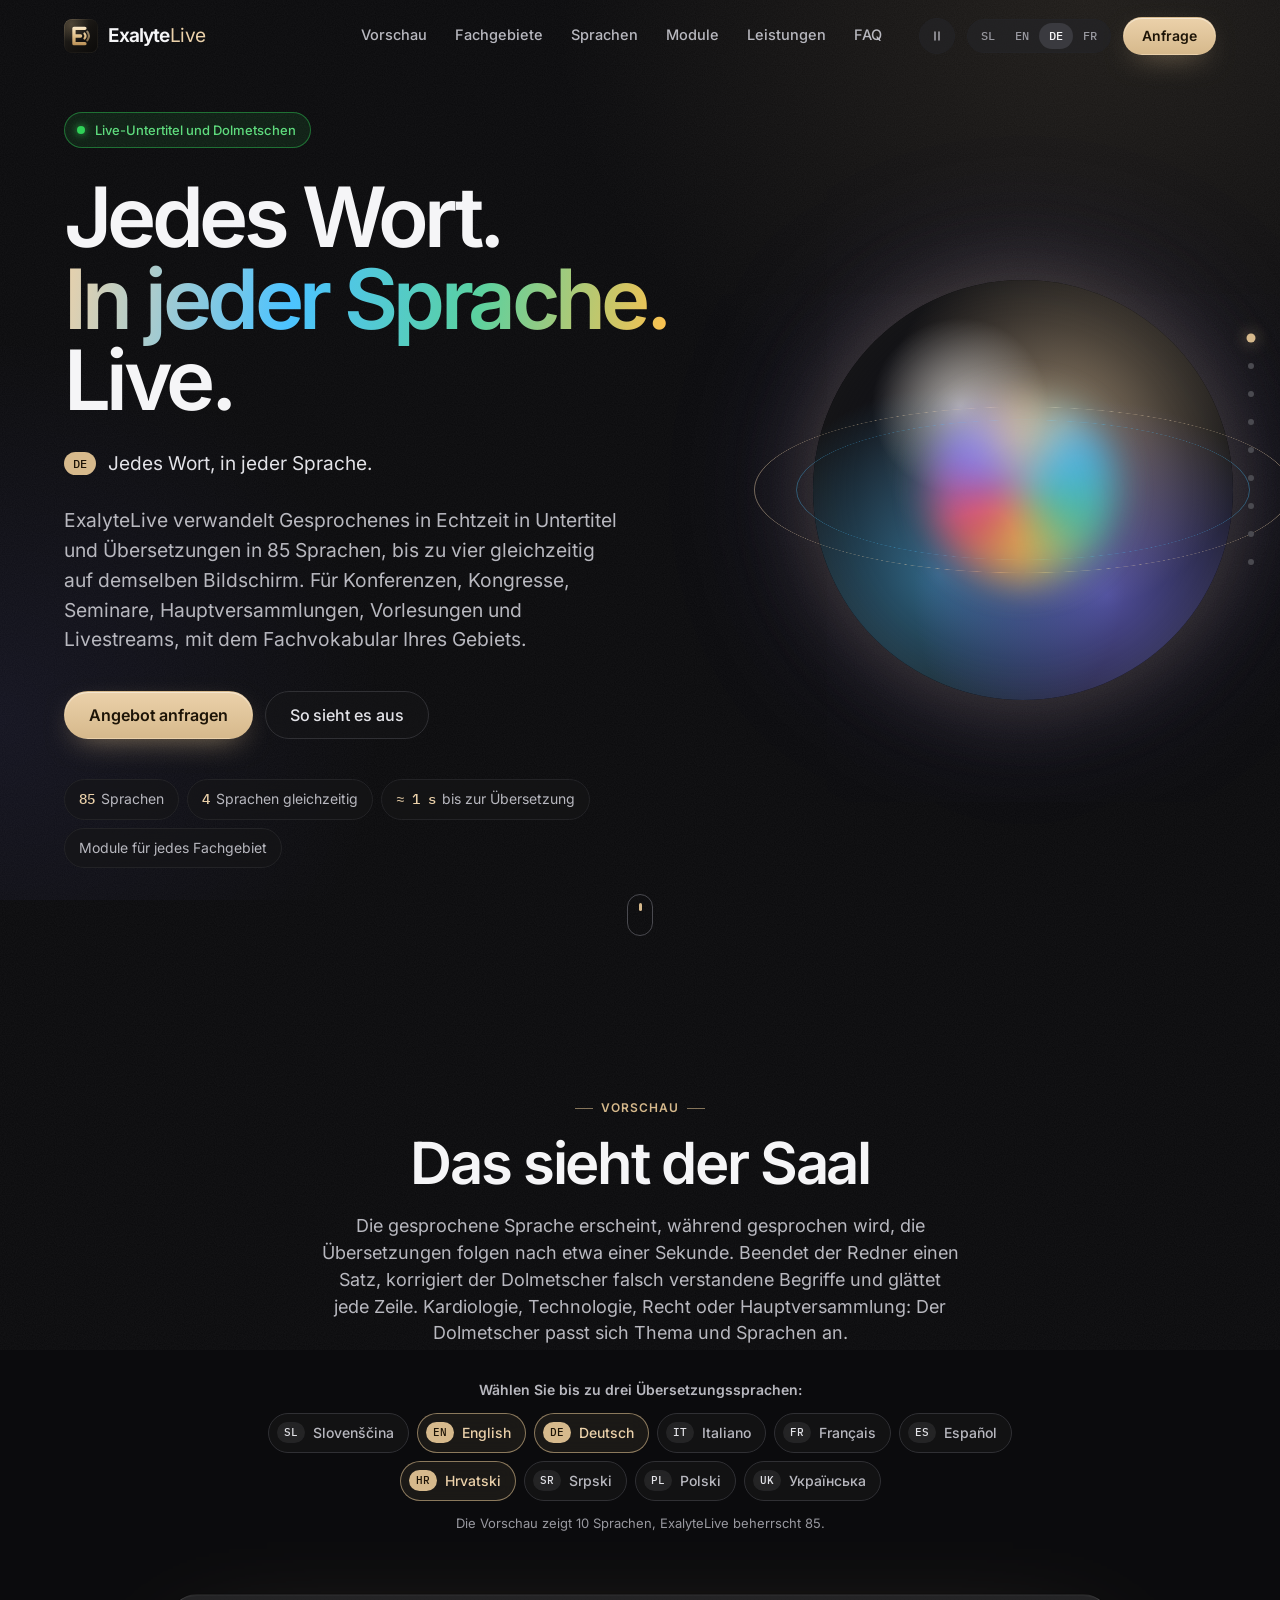
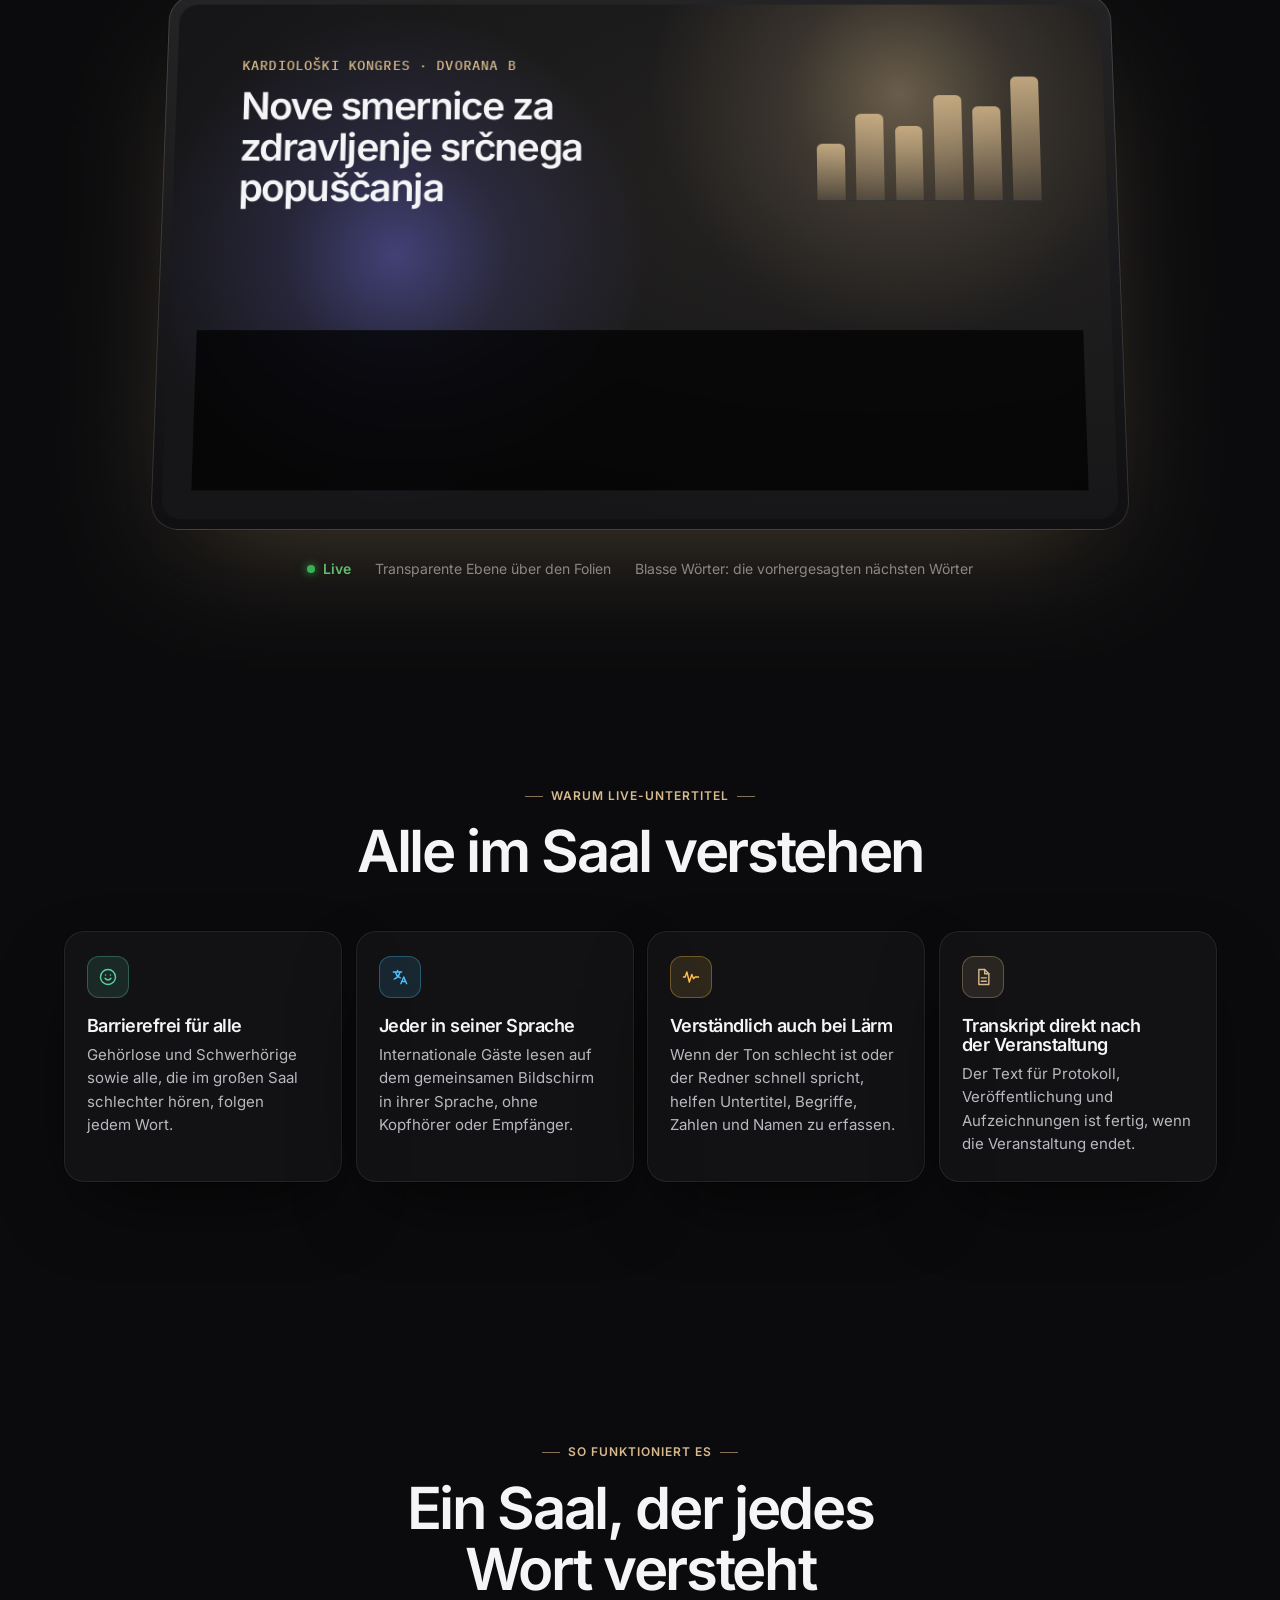
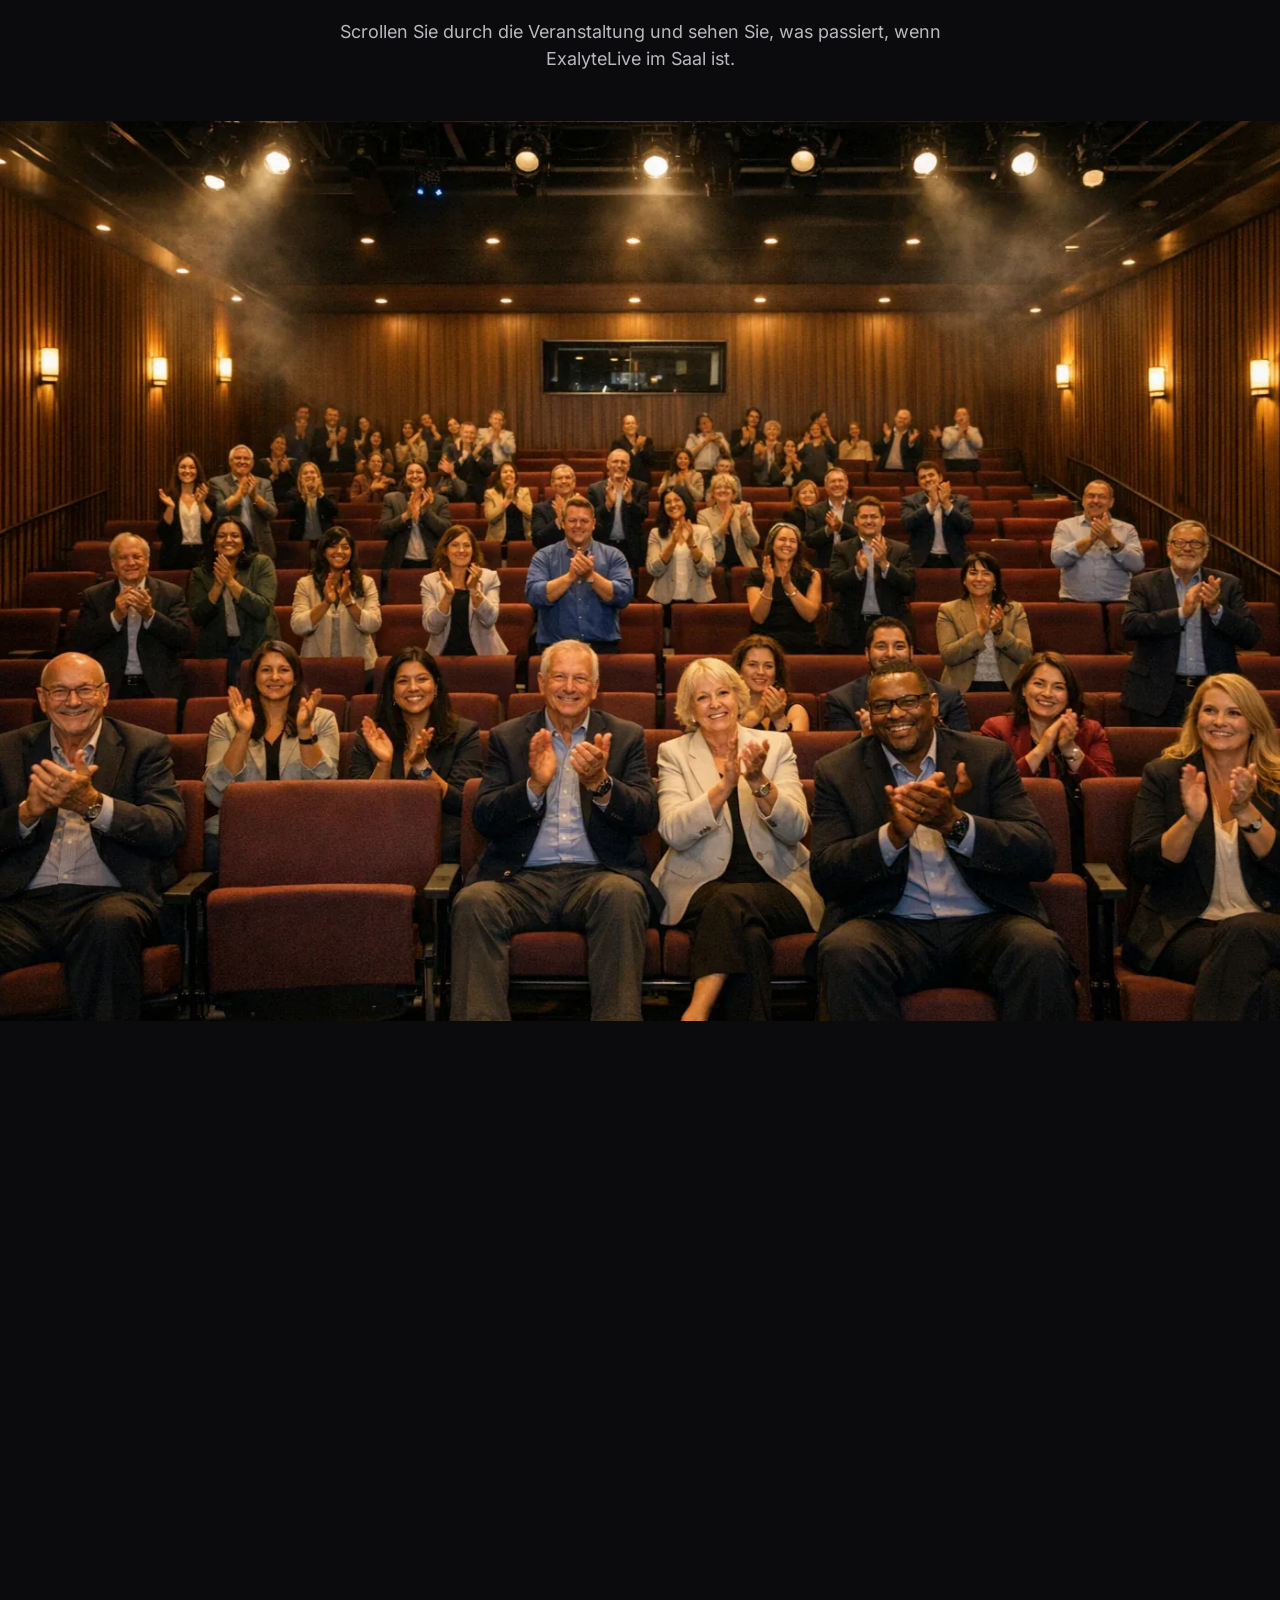
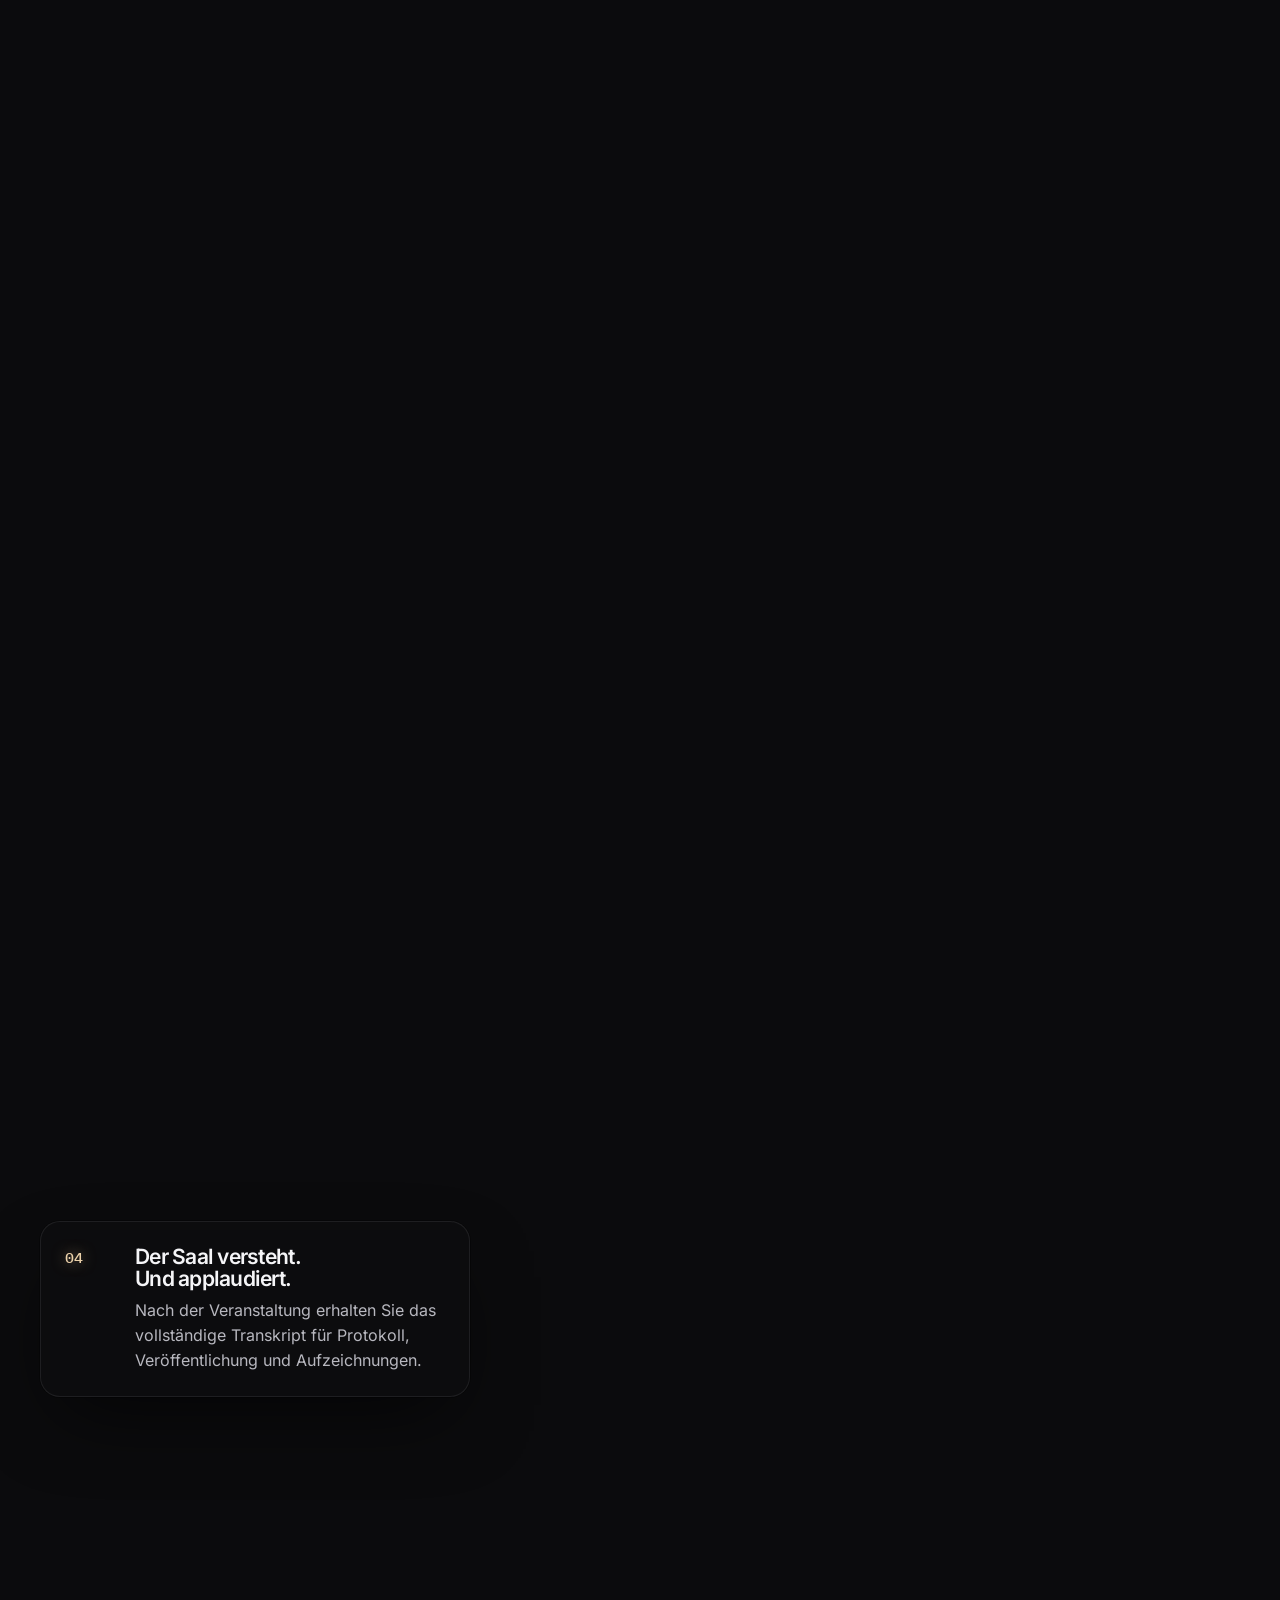
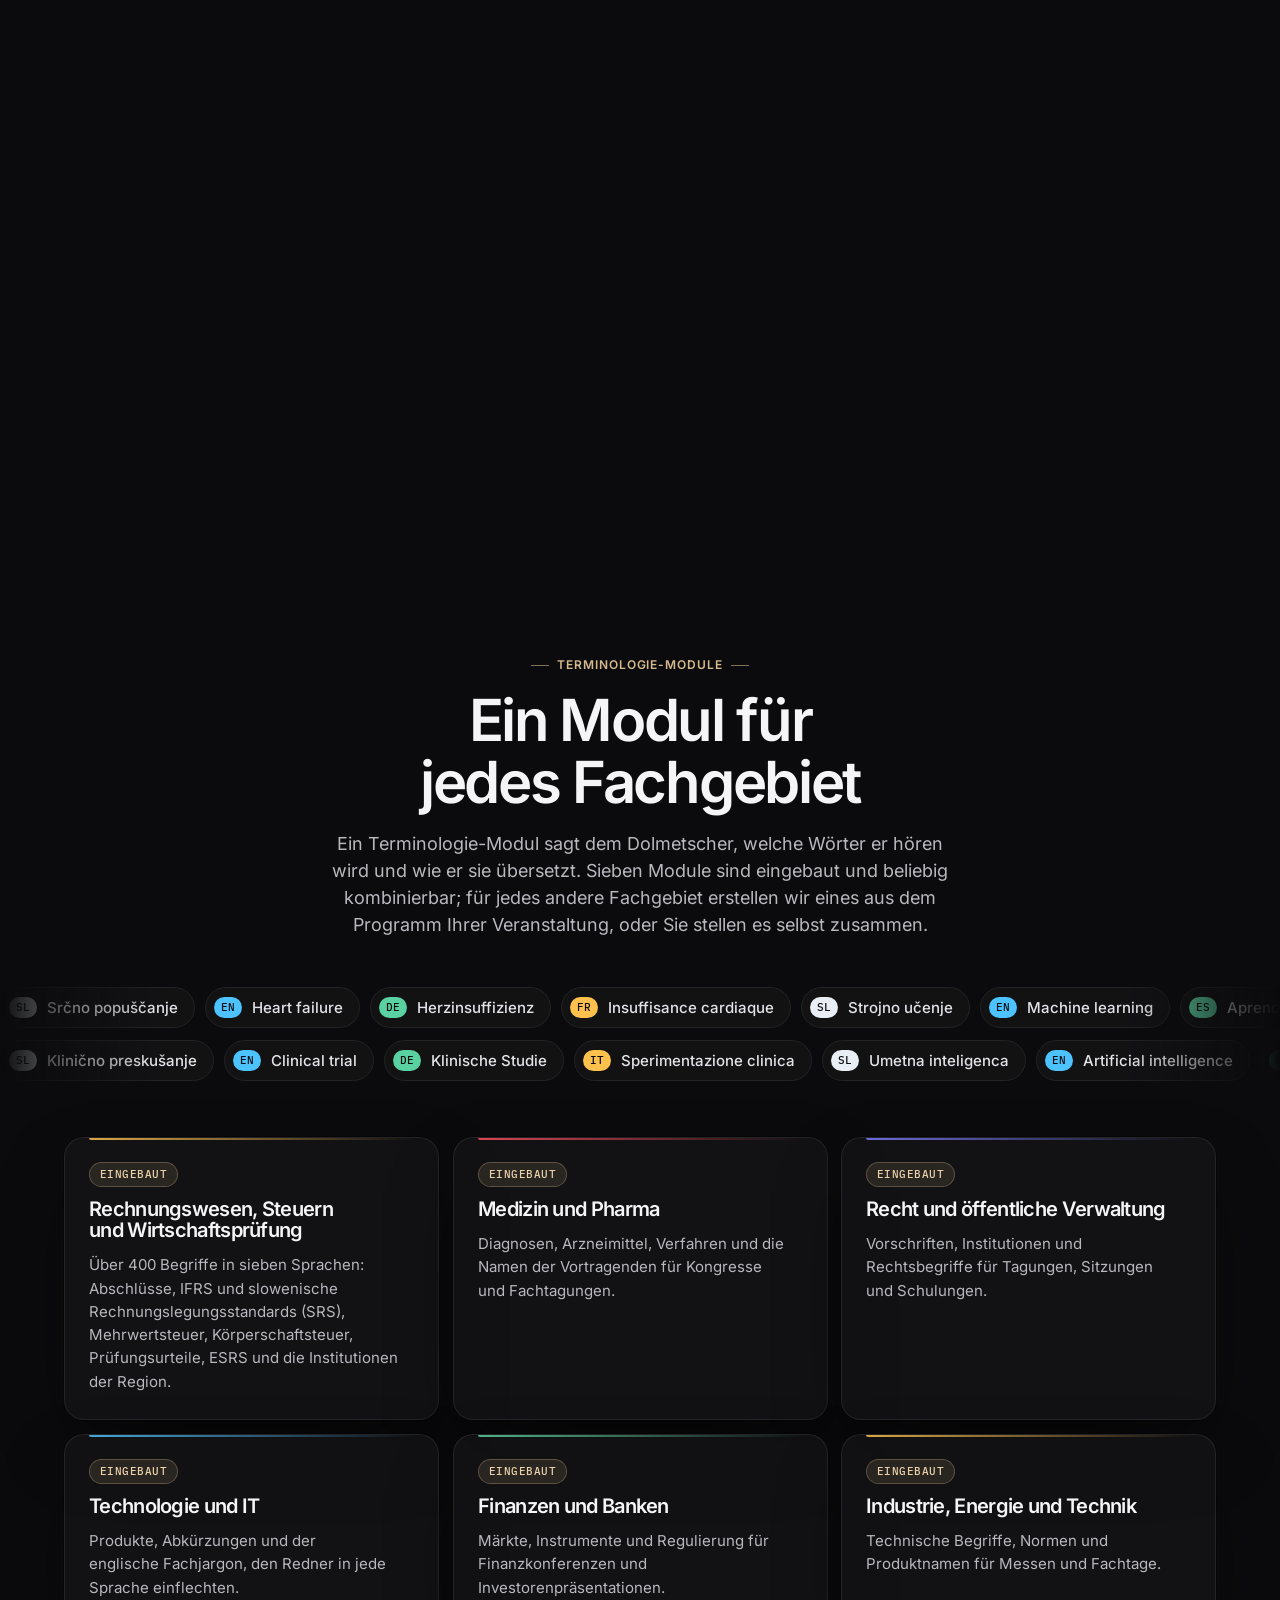
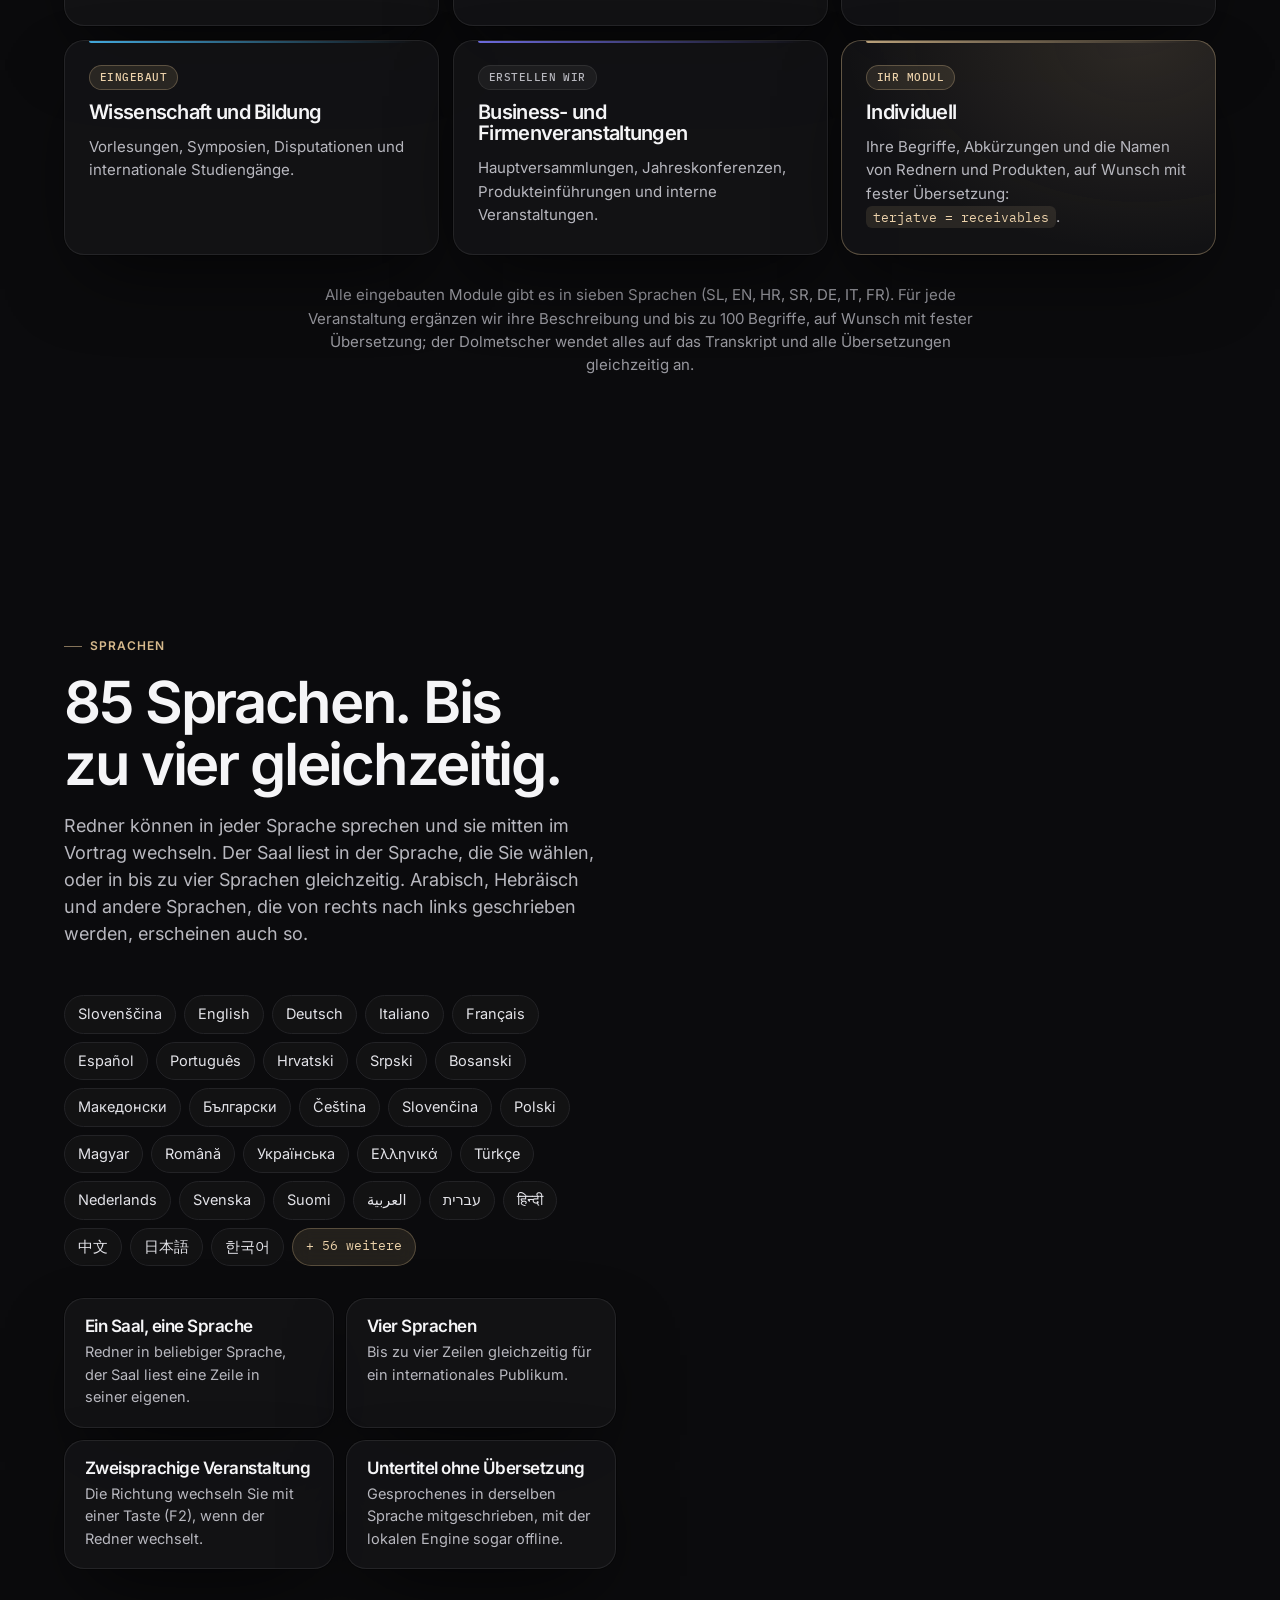
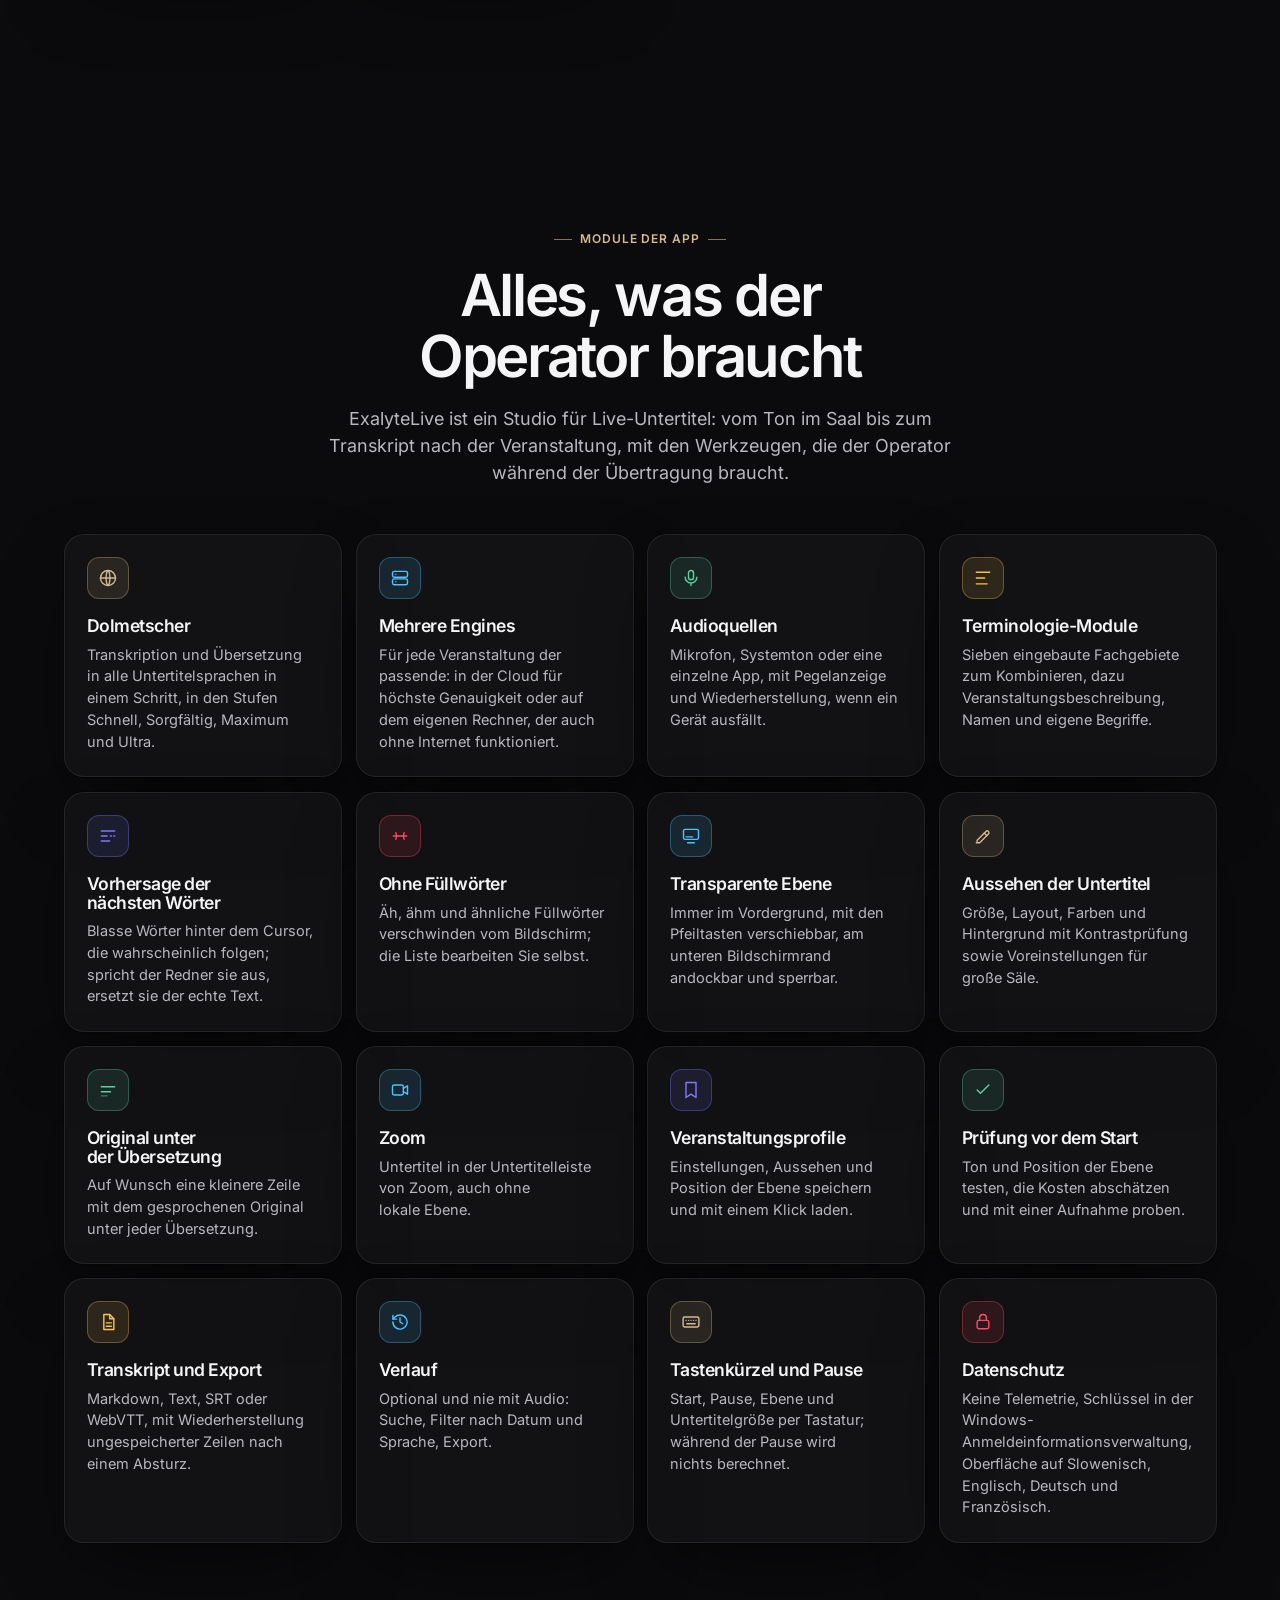
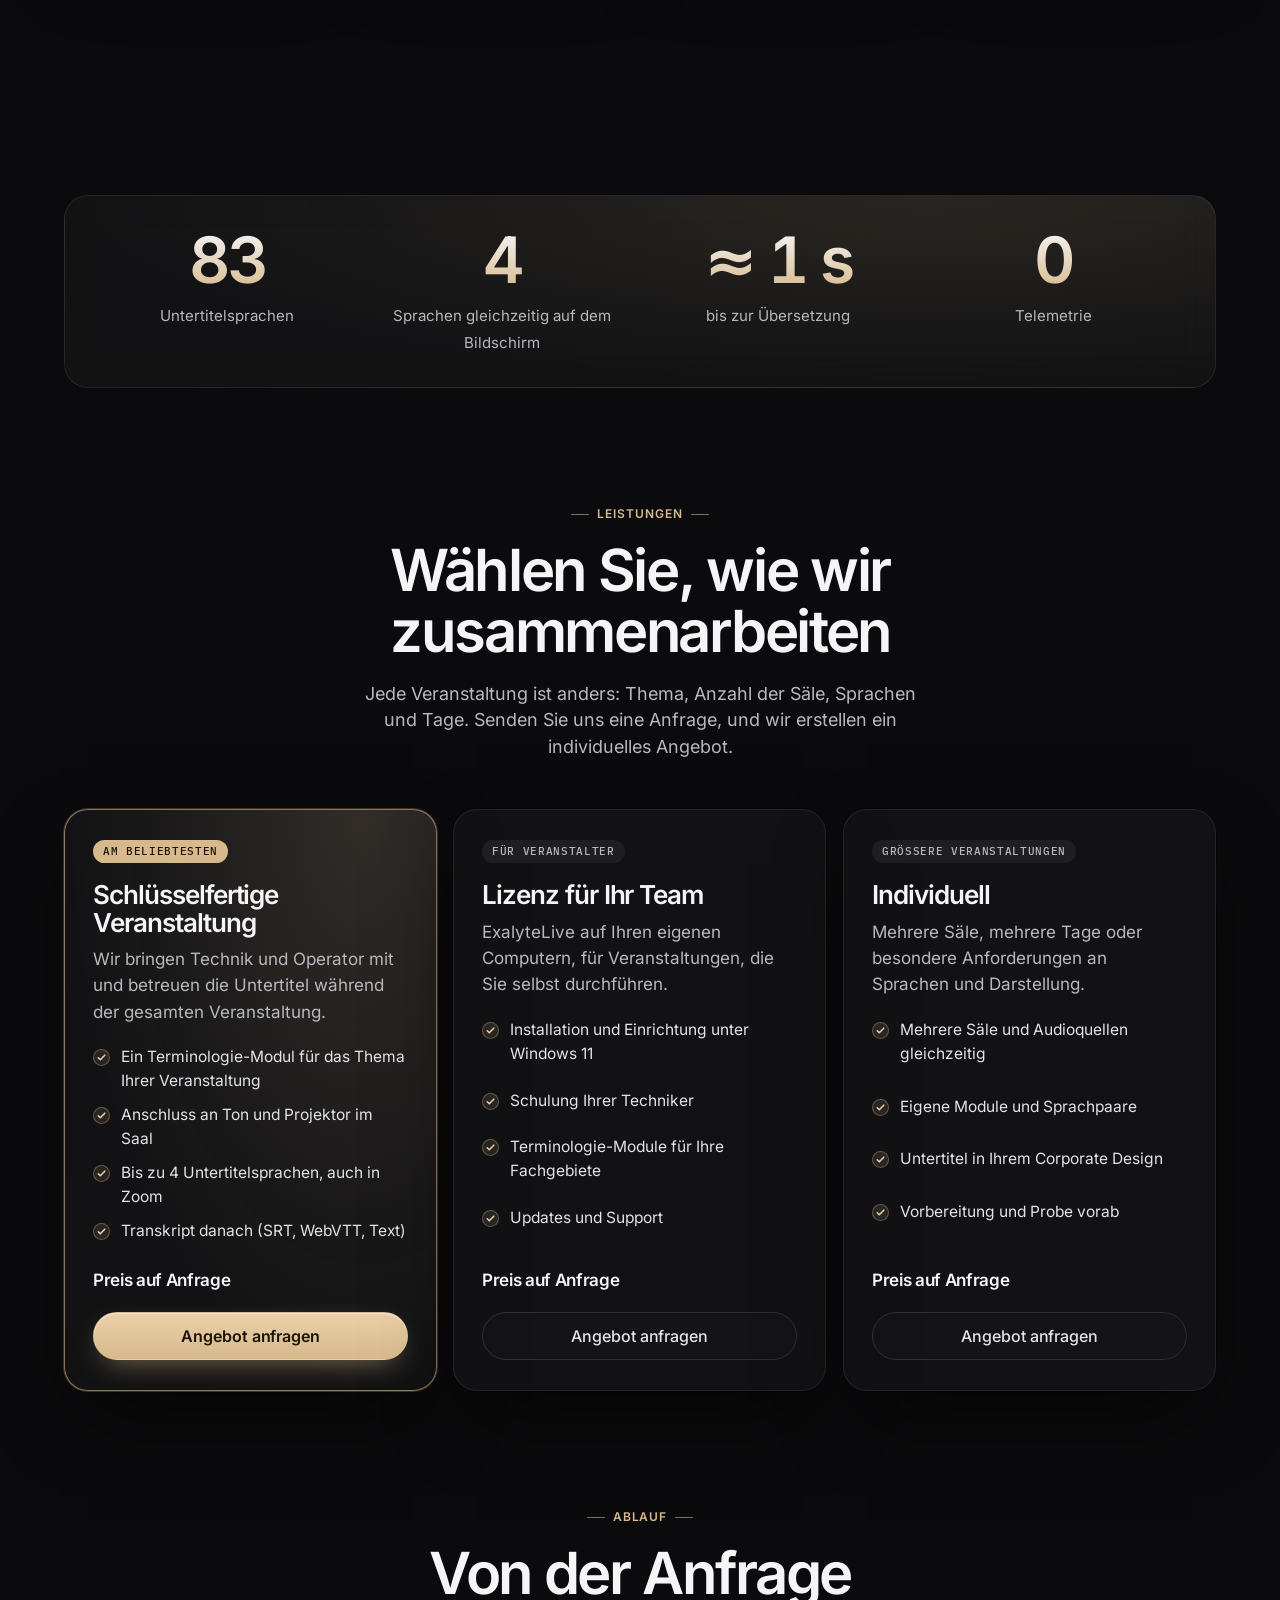
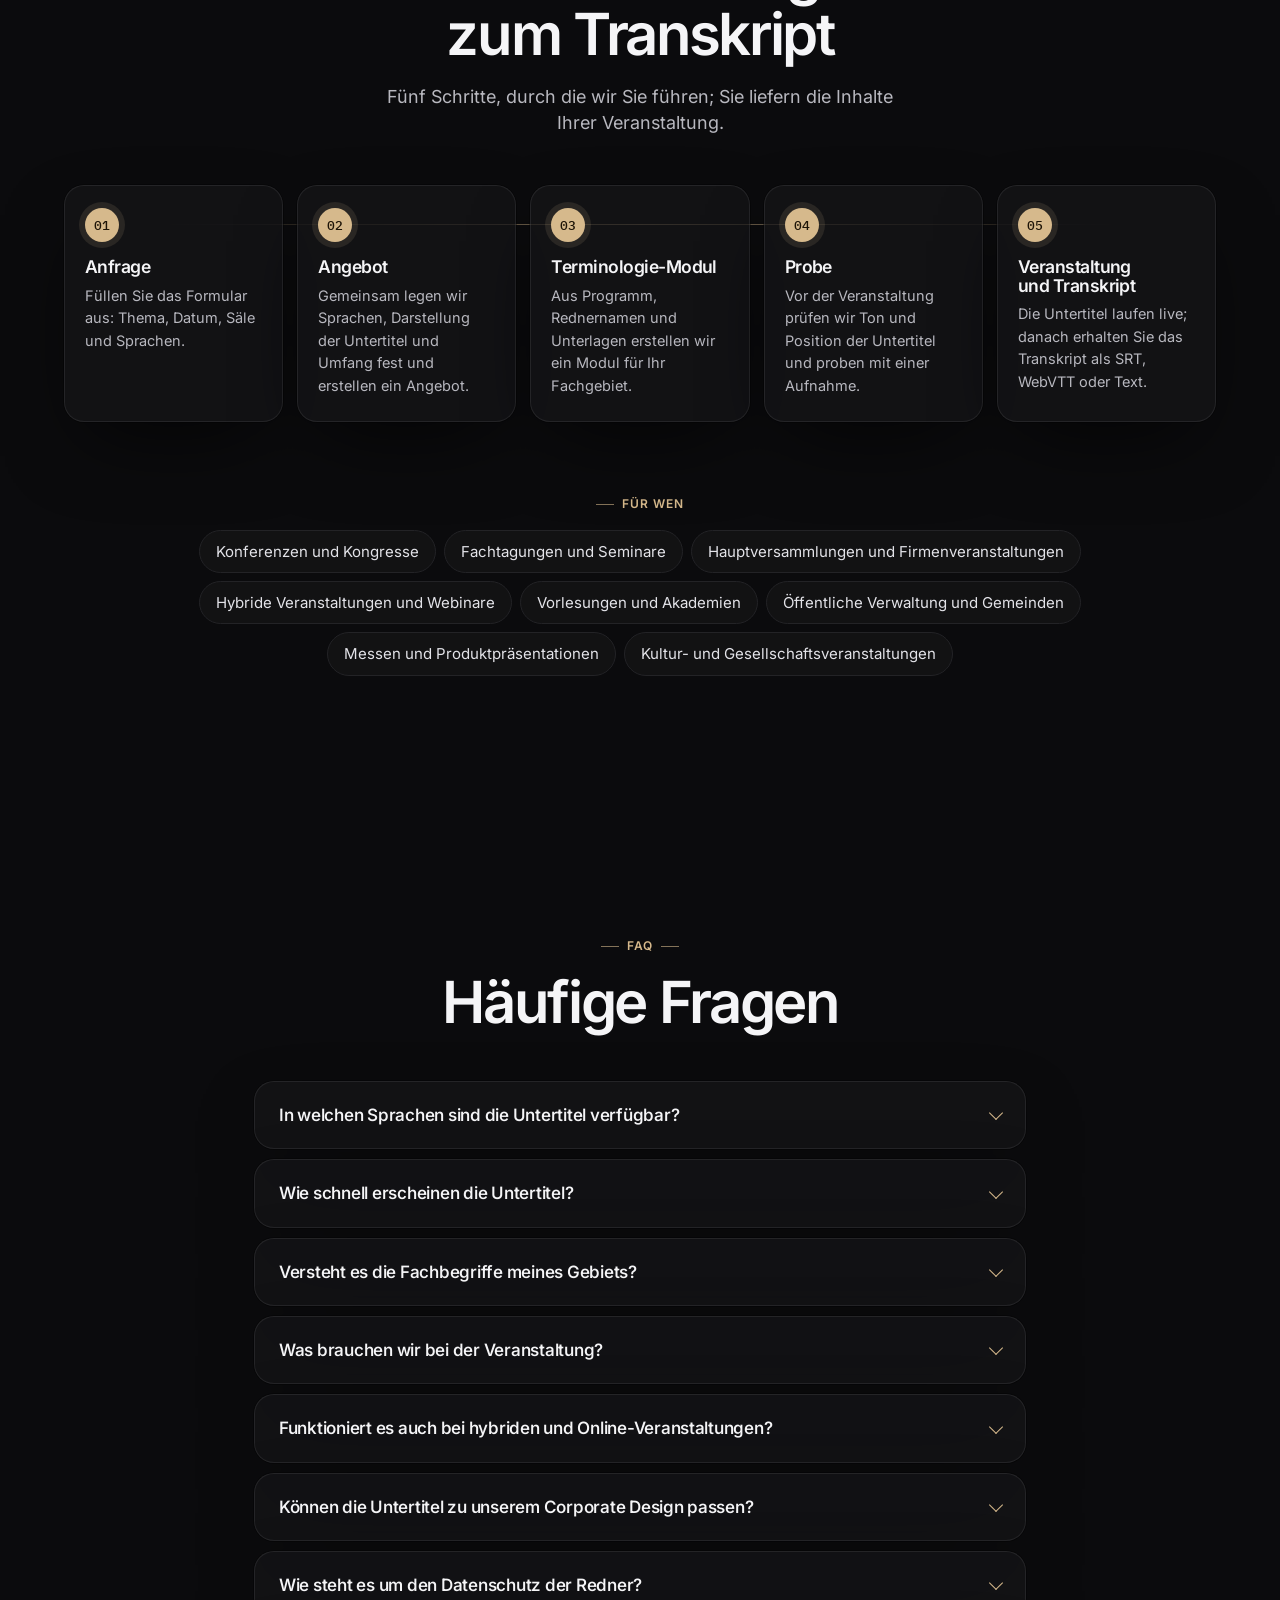
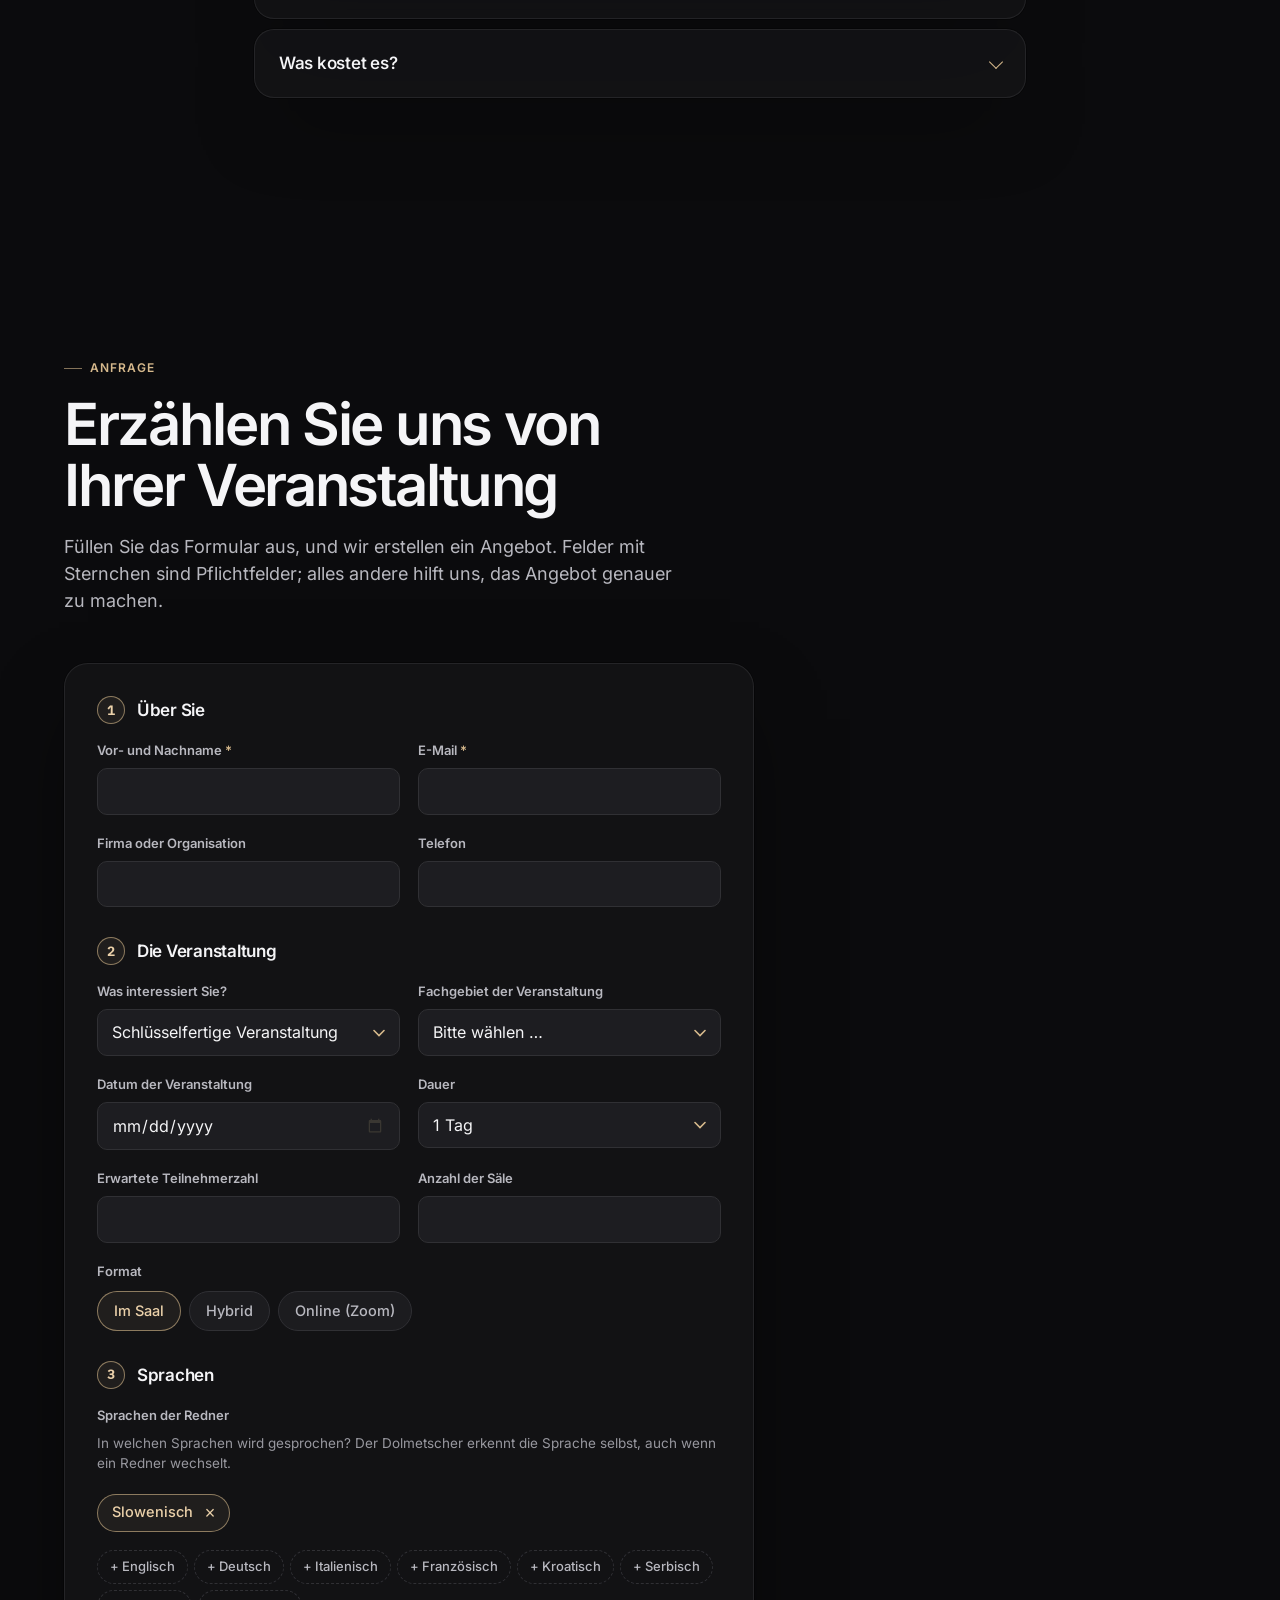
<file: de/index.html>
<!doctype html>
<html lang="de" data-prerendered>
	<head>
		<meta charset="UTF-8" >
		<meta name="viewport" content="width=device-width, initial-scale=1.0, viewport-fit=cover" >
		<title>ExalyteLive · Live-Untertitel und Dolmetschen in 85 Sprachen</title>
		<meta http-equiv="Content-Security-Policy" content="default-src 'self'; script-src 'self' 'sha256-aL3Pv6ygSyucrLwgv7XagHcNUqYEpcwpRZTImp8W7/g='; style-src 'self' 'unsafe-inline'; img-src 'self' data:; font-src 'self'; connect-src 'self' https://api.web3forms.com; form-action 'self'; base-uri 'self'; object-src 'none'" >
		<link rel="preload" href="../assets/inter-latin-wght-normal-Dx4kXJAl.woff2" as="font" type="font/woff2" crossorigin>
		<meta name="description" content="ExalyteLive verwandelt Gesprochenes in Untertitel und Übersetzungen in 85 Sprachen, bis zu vier gleichzeitig, mit Terminologie-Modulen für jedes Fachgebiet.">
		<meta name="theme-color" content="#0b0b0d" >
		<meta name="color-scheme" content="dark" >
		<meta property="og:type" content="website" >
		<meta property="og:site_name" content="ExalyteLive" >
		<meta property="og:locale" content="de_DE">
		<meta property="og:locale:alternate" content="en_GB" >
		<meta property="og:locale:alternate" content="de_DE" >
		<meta property="og:locale:alternate" content="fr_FR" >
		<meta property="og:title" content="ExalyteLive · Jedes Wort. In jeder Sprache. Live.">
		<meta property="og:description" content="ExalyteLive verwandelt Gesprochenes in Untertitel und Übersetzungen in 85 Sprachen, bis zu vier gleichzeitig, mit Terminologie-Modulen für jedes Fachgebiet.">
		<meta property="og:url" content="https://tileninter.github.io/exalytelive-website-site/de/">
		<meta property="og:image" content="https://tileninter.github.io/exalytelive-website-site/og-image-de.jpg">
		<meta property="og:image:width" content="1200" >
		<meta property="og:image:height" content="630" >
		<meta property="og:image:alt" content="ExalyteLive: Jedes Wort. In jeder Sprache. Live.">
		<meta name="twitter:card" content="summary_large_image" >
		<link rel="canonical" href="https://tileninter.github.io/exalytelive-website-site/de/">
		<link rel="alternate" hreflang="sl" href="https://tileninter.github.io/exalytelive-website-site/" >
		<link rel="alternate" hreflang="en" href="https://tileninter.github.io/exalytelive-website-site/en/" >
		<link rel="alternate" hreflang="de" href="https://tileninter.github.io/exalytelive-website-site/de/" >
		<link rel="alternate" hreflang="fr" href="https://tileninter.github.io/exalytelive-website-site/fr/" >
		<link rel="alternate" hreflang="x-default" href="https://tileninter.github.io/exalytelive-website-site/" >
		<link rel="icon" type="image/svg+xml" href="../favicon.svg">
		<link rel="icon" type="image/png" sizes="192x192" href="../icon-192.png">
		<link rel="apple-touch-icon" href="../apple-touch-icon.png">
		<link rel="manifest" href="../site.webmanifest">
		<!-- Marks that scripts run, so content hidden for its entrance animation stays visible without them. -->
		<script>
			document.documentElement.classList.add('js');
		</script>
		<script type="application/ld+json">{
	"@context": "https://schema.org",
	"@type": "SoftwareApplication",
	"url": "https://tileninter.github.io/exalytelive-website-site/",
	"image": "https://tileninter.github.io/exalytelive-website-site/og-image-de.jpg",
	"name": "ExalyteLive",
	"applicationCategory": "MultimediaApplication",
	"operatingSystem": "Windows 11",
	"inLanguage": [
		"sl",
		"en",
		"de",
		"fr"
	],
	"description": "ExalyteLive verwandelt Gesprochenes in Untertitel und Übersetzungen in 85 Sprachen, bis zu vier gleichzeitig, mit Terminologie-Modulen für jedes Fachgebiet."
}</script>
		<script type="application/ld+json">{
	"@context": "https://schema.org",
	"@type": "FAQPage",
	"mainEntity": [
		{
			"@type": "Question",
			"name": "In welchen Sprachen sind die Untertitel verfügbar?",
			"acceptedAnswer": {
				"@type": "Answer",
				"text": "In 85 Sprachen, bis zu vier gleichzeitig auf demselben Bildschirm. Redner können in jeder dieser Sprachen sprechen und während des Sprechens wechseln; der Dolmetscher erkennt die Sprache selbst."
			}
		},
		{
			"@type": "Question",
			"name": "Wie schnell erscheinen die Untertitel?",
			"acceptedAnswer": {
				"@type": "Answer",
				"text": "Die gesprochene Sprache erscheint, während gesprochen wird. Übersetzungen folgen nach etwa einer Sekunde und werden bei längeren Sätzen laufend aktualisiert; am Ende jedes Satzes glättet sie der Dolmetscher."
			}
		},
		{
			"@type": "Question",
			"name": "Versteht es die Fachbegriffe meines Gebiets?",
			"acceptedAnswer": {
				"@type": "Answer",
				"text": "Ja. Sieben Terminologie-Module sind eingebaut (Rechnungswesen, Medizin, Recht, Technologie, Finanzen, Industrie und Wissenschaft) und lassen sich kombinieren. Für jede Veranstaltung ergänzen wir die Beschreibung, die Namen der Redner sowie Begriffe und Abkürzungen, auf Wunsch mit fester Übersetzung."
			}
		},
		{
			"@type": "Question",
			"name": "Funktioniert es auch bei hybriden und Online-Veranstaltungen?",
			"acceptedAnswer": {
				"@type": "Answer",
				"text": "Ja. Die Untertitel können in einer transparenten Ebene über den Folien, auf einem separaten Bildschirm oder in der Untertitelleiste von Zoom erscheinen. Danach erhalten Sie das Transkript als SRT, WebVTT, Markdown oder Text."
			}
		}
	]
}</script>
		<script type="module" crossorigin src="../assets/main-B8m7fmTV.js"></script>
		<link rel="modulepreload" crossorigin href="../assets/i18n-D9zUEIJ-.js">
		<link rel="stylesheet" crossorigin href="../assets/i18n-DrBZSyvW.css">
		<link rel="stylesheet" crossorigin href="../assets/main-DVCAyn8-.css">
	</head>
	<body data-page="home">
		<a class="skip-link" href="#main" data-i18n="skip">Zum Inhalt springen</a>
		<div class="backdrop" aria-hidden="true"></div>
		<canvas id="morph" aria-hidden="true"></canvas>
		<div class="grain" aria-hidden="true"></div>
		<div class="progress" id="progress" aria-hidden="true"></div>

		<header class="nav" id="nav">
			<div class="container nav__inner">
				<a class="brand" href="#domov" aria-label="ExalyteLive">
					<img class="brand__mark" src="../favicon.svg" alt width="34" height="34">
					<span class="brand__name">Exalyte<span>Live</span></span>
				</a>
				<nav class="nav__links" id="nav-links" aria-label="Hauptnavigation" data-i18n-attr="aria-label:nav.label">
					<a href="#demo" data-i18n="nav.demo">Vorschau</a>
					<a href="#podrocja" data-i18n="nav.fields">Fachgebiete</a>
					<a href="#jeziki" data-i18n="nav.languages">Sprachen</a>
					<a href="#moduli" data-i18n="nav.modules">Module</a>
					<a href="#paketi" data-i18n="nav.plans">Leistungen</a>
					<a href="#vprasanja" data-i18n="nav.faq">FAQ</a>
					<button class="motion-toggle motion-toggle--menu" type="button" data-motion-toggle>
						<svg class="motion-toggle__icon motion-toggle__icon--pause" viewBox="0 0 24 24" aria-hidden="true">
							<path d="M9 6v12M15 6v12" ></path></svg><svg class="motion-toggle__icon motion-toggle__icon--play" viewBox="0 0 24 24" aria-hidden="true">
							<path d="M8 5.5v13l10.5-6.5L8 5.5Z" ></path>
						</svg>
						<span class="motion-toggle__label">Ustavi animacije</span>
					</button>
				</nav>
				<div class="nav__actions">
					<button class="motion-toggle motion-toggle--nav" type="button" data-motion-toggle>
						<svg class="motion-toggle__icon motion-toggle__icon--pause" viewBox="0 0 24 24" aria-hidden="true">
							<path d="M9 6v12M15 6v12" ></path></svg><svg class="motion-toggle__icon motion-toggle__icon--play" viewBox="0 0 24 24" aria-hidden="true">
							<path d="M8 5.5v13l10.5-6.5L8 5.5Z" ></path>
						</svg>
						<span class="motion-toggle__label">Ustavi animacije</span>
					</button>
					<div class="lang-switch" role="group" aria-label="Sprache der Seite" data-i18n-attr="aria-label:nav.langLabel">
						<button type="button" data-lang="sl" aria-pressed="false" data-href="../">SL</button>
						<button type="button" data-lang="en" aria-pressed="false" data-href="../en/">EN</button>
						<button type="button" data-lang="de" aria-pressed="true" data-href="../de/">DE</button>
						<button type="button" data-lang="fr" aria-pressed="false" data-href="../fr/">FR</button>
					</div>
					<a class="btn btn--primary btn--sm nav__cta" href="#povprasevanje" data-i18n="nav.cta">Anfrage</a>
					<button class="nav__toggle" type="button" aria-controls="nav-links" aria-expanded="false" aria-label="Menü öffnen" data-i18n-attr="aria-label:nav.menu">
						<span></span><span></span>
					</button>
				</div>
			</div>
		</header>

		<nav class="dots" id="dots" aria-label="Abschnitte der Seite" data-i18n-attr="aria-label:nav.sections">
			<ol>
				<li>
					<a href="#domov"><span class="dots__label" data-i18n="nav.home">Start</span></a>
				</li>
				<li>
					<a href="#demo"><span class="dots__label" data-i18n="nav.demo">Vorschau</span></a>
				</li>
				<li>
					<a href="#kako"><span class="dots__label" data-i18n="how.kicker">So funktioniert es</span></a>
				</li>
				<li>
					<a href="#podrocja"><span class="dots__label" data-i18n="nav.fields">Fachgebiete</span></a>
				</li>
				<li>
					<a href="#jeziki"><span class="dots__label" data-i18n="nav.languages">Sprachen</span></a>
				</li>
				<li>
					<a href="#moduli"><span class="dots__label" data-i18n="nav.modules">Module</span></a>
				</li>
				<li>
					<a href="#paketi"><span class="dots__label" data-i18n="nav.plans">Leistungen</span></a>
				</li>
				<li>
					<a href="#vprasanja"><span class="dots__label" data-i18n="nav.faq">FAQ</span></a>
				</li>
				<li>
					<a href="#povprasevanje"><span class="dots__label" data-i18n="nav.cta">Anfrage</span></a>
				</li>
			</ol>
		</nav>

		<main id="main">
			<!-- HERO ------------------------------------------------------------------------------>
			<section 				class="hero"
				id="domov"
				data-shape="0"
				data-side="right"
				data-col="0.8"
				data-col-width="0.42"
				data-m-y="0.5"
				data-m-scale="0.5"
			>
				<div class="container hero__grid">
					<div class="hero__copy">
						<p class="eyebrow reveal">
							<span class="live-dot" aria-hidden="true"></span>
							<span data-i18n="hero.eyebrow">Live-Untertitel und Dolmetschen</span>
						</p>
						<h1 class="hero__title reveal" data-i18n-html="hero.title">Jedes Wort.<br><span class="grad">In jeder Sprache.</span><br>Live.</h1>
						<p class="rotator reveal" id="rotator" aria-hidden="true">
							<b class="rotator__code">EN</b><span class="rotator__text">Every word, in every language.</span>
						</p>
						<p class="hero__lead reveal" data-i18n="hero.lead">ExalyteLive verwandelt Gesprochenes in Echtzeit in Untertitel und Übersetzungen in 85 Sprachen, bis zu vier gleichzeitig auf demselben Bildschirm. Für Konferenzen, Kongresse, Seminare, Hauptversammlungen, Vorlesungen und Livestreams, mit dem Fachvokabular Ihres Gebiets.</p>
						<div class="hero__ctas reveal">
							<a class="btn btn--primary" href="#povprasevanje" data-i18n="hero.cta">Angebot anfragen</a>
							<a class="btn btn--ghost" href="#demo" data-i18n="hero.secondary">So sieht es aus</a>
						</div>
						<ul class="hero__chips reveal" aria-label="Wichtigste Merkmale" data-i18n-attr="aria-label:hero.chipsLabel">
							<li><b>85</b> <span data-i18n="hero.chip1">Sprachen</span></li>
							<li><b>4</b> <span data-i18n="hero.chip2">Sprachen gleichzeitig</span></li>
							<li><b>≈ 1 s</b> <span data-i18n="hero.chip3">bis zur Übersetzung</span></li>
							<li><span data-i18n="hero.chip4">Module für jedes Fachgebiet</span></li>
						</ul>
					</div>
					<!-- Shown only without WebGL: a CSS take on the 3D orb. -->
					<div class="hero__fallback" aria-hidden="true">
						<div class="orb">
							<span class="orb__ring"></span><span class="orb__ring orb__ring--b"></span><span class="orb__core"></span>
						</div>
					</div>
				</div>
				<a class="scroll-cue" href="#demo" aria-label="Weiter" data-i18n-attr="aria-label:hero.scroll">
					<span></span>
				</a>
			</section>

			<!-- DEMO ------------------------------------------------------------------------------>
			<section class="section demo" id="demo" data-shape="1" data-side="center">
				<div class="container">
					<header class="section__head section__head--center reveal">
						<p class="kicker" data-i18n="demo.kicker">Vorschau</p>
						<h2 data-i18n="demo.title">Das sieht der Saal</h2>
						<p data-i18n="demo.lead">Die gesprochene Sprache erscheint, während gesprochen wird, die Übersetzungen folgen nach etwa einer Sekunde. Beendet der Redner einen Satz, korrigiert der Dolmetscher falsch verstandene Begriffe und glättet jede Zeile. Kardiologie, Technologie, Recht oder Hauptversammlung: Der Dolmetscher passt sich Thema und Sprachen an.</p>
					</header>

					<p class="sr-only" data-i18n="demo.sr">Beispiel für Untertitel: Die Rede erscheint live in ihrer eigenen Sprache, darunter folgen Übersetzungen in drei weitere Sprachen.</p>
					<div class="demo-langs reveal" id="demo-langs" role="group" aria-labelledby="demo-langs-label">
						<p class="demo-langs__label" id="demo-langs-label" data-i18n="demo.pick">Wählen Sie bis zu drei Übersetzungssprachen:</p>
						<div class="demo-langs__list"></div>
						<p class="demo-langs__note" data-i18n="demo.pickNote">Die Vorschau zeigt 10 Sprachen, ExalyteLive beherrscht 85.</p>
					</div>
					<div class="stage reveal" id="stage">
						<div class="stage__bezel">
							<div class="stage__screen">
								<div class="stage__aura" aria-hidden="true"><span></span><span></span></div>
								<div class="slide" aria-hidden="true">
									<p class="slide__kicker">Kardiološki kongres · Dvorana B</p>
									<p class="slide__title">Nove smernice za zdravljenje srčnega popuščanja</p>
									<div class="slide__bars">
										<span style="--h: 42%"></span><span style="--h: 64%"></span><span style="--h: 55%"></span><span style="--h: 78%"></span><span style="--h: 70%"></span><span style="--h: 92%"></span>
									</div>
								</div>
								<div class="captions" aria-hidden="true">
									<div class="lane" data-tone="white">
										<span class="lane__chip">SL</span>
										<p class="lane__text is-final" lang="sl">
											Pri bolnikih s srčnim popuščanjem najprej optimiziramo zdravljenje z zaviralci SGLT2.
										</p>
									</div>
									<div class="lane" data-tone="cyan">
										<span class="lane__chip">EN</span>
										<p class="lane__text is-final" lang="en">
											In patients with heart failure, we first optimise treatment with SGLT2 inhibitors.
										</p>
									</div>
									<div class="lane" data-tone="green">
										<span class="lane__chip">DE</span>
										<p class="lane__text is-final" lang="de">
											Bei Patienten mit Herzinsuffizienz optimieren wir zuerst die Therapie mit SGLT2-Hemmern.
										</p>
									</div>
									<div class="lane" data-tone="amber">
										<span class="lane__chip">HR</span>
										<p class="lane__text is-final" lang="hr">
											Kod bolesnika sa zatajivanjem srca najprije optimiziramo liječenje inhibitorima SGLT2.
										</p>
									</div>
								</div>
							</div>
						</div>
						<div class="stage__meta">
							<span class="badge badge--live"
								><span class="live-dot" aria-hidden="true"></span><span data-i18n="demo.live">Live</span></span>
							<span data-i18n="demo.meta1">Transparente Ebene über den Folien</span>
							<span data-i18n="demo.meta2">Blasse Wörter: die vorhergesagten nächsten Wörter</span>
						</div>
					</div>
				</div>
			</section>

			<!-- WHY ------------------------------------------------------------------------------->
			<section class="section why" id="zakaj">
				<div class="container">
					<header class="section__head section__head--center reveal">
						<p class="kicker" data-i18n="why.kicker">Warum Live-Untertitel</p>
						<h2 data-i18n="why.title">Alle im Saal verstehen</h2>
					</header>
					<div class="why__grid">
						<article class="why__card glass tilt reveal" style="--c: var(--green)">
							<div class="module__icon">
								<svg viewBox="0 0 24 24">
									<circle cx="12" cy="12" r="9" ></circle>
									<path d="M8.5 13.5c1 1.4 2.2 2 3.5 2s2.5-.6 3.5-2M9 9.5h.01M15 9.5h.01" ></path>
								</svg>
							</div>
							<h3 data-i18n="why.b1.title">Barrierefrei für alle</h3>
							<p data-i18n="why.b1.text">Gehörlose und Schwerhörige sowie alle, die im großen Saal schlechter hören, folgen jedem Wort.</p>
						</article>
						<article class="why__card glass tilt reveal" style="--c: var(--cyan)">
							<div class="module__icon">
								<svg viewBox="0 0 24 24">
									<path d="M4 6h10M9 4v2M6.5 6c.8 3.4 3 5.8 6 7M12 6c-.9 4-3.6 7-7 8.5" ></path>
									<path d="m13 20 3.5-8 3.5 8M14.2 17.3h4.6" ></path>
								</svg>
							</div>
							<h3 data-i18n="why.b2.title">Jeder in seiner Sprache</h3>
							<p data-i18n="why.b2.text">Internationale Gäste lesen auf dem gemeinsamen Bildschirm in ihrer Sprache, ohne Kopfhörer oder Empfänger.</p>
						</article>
						<article class="why__card glass tilt reveal" style="--c: var(--amber)">
							<div class="module__icon">
								<svg viewBox="0 0 24 24"><path d="M3 12h2l2-6 3 12 3-9 2 5 2-2h4" ></path></svg>
							</div>
							<h3 data-i18n="why.b3.title">Verständlich auch bei Lärm</h3>
							<p data-i18n="why.b3.text">Wenn der Ton schlecht ist oder der Redner schnell spricht, helfen Untertitel, Begriffe, Zahlen und Namen zu erfassen.</p>
						</article>
						<article class="why__card glass tilt reveal" style="--c: var(--accent)">
							<div class="module__icon">
								<svg viewBox="0 0 24 24">
									<path d="M7 3h7l5 5v13H7z" ></path>
									<path d="M14 3v5h5M10 13h6M10 17h6" ></path>
								</svg>
							</div>
							<h3 data-i18n="why.b4.title">Transkript direkt nach der Veranstaltung</h3>
							<p data-i18n="why.b4.text">Der Text für Protokoll, Veröffentlichung und Aufzeichnungen ist fertig, wenn die Veranstaltung endet.</p>
						</article>
					</div>
				</div>
			</section>

			<!-- HOW IT WORKS: a conference hall in four beats as you scroll ------------------------->
			<section class="section how" id="kako">
				<div class="container">
					<header class="section__head section__head--center reveal">
						<p class="kicker" data-i18n="how.kicker">So funktioniert es</p>
						<h2 data-i18n="how.title">Ein Saal, der jedes Wort versteht</h2>
						<p data-i18n="how.lead">Scrollen Sie durch die Veranstaltung und sehen Sie, was passiert, wenn ExalyteLive im Saal ist.</p>
					</header>
				</div>
				<div class="hall" id="hall">
					<div class="hall__stage" aria-hidden="true">
						<canvas class="hall__gl"></canvas>
						<div class="hall__scene">
							<picture>
								<source media="(max-aspect-ratio: 4/5)" srcset="../hall/back-portrait.webp">
								<img src="../hall/back.webp" data-depth="../hall/back-depth.webp" data-portrait="../hall/back-portrait.webp" data-portrait-depth="../hall/back-portrait-depth.webp" alt width="1536" height="1024" loading="lazy" decoding="async">
							</picture>
							<div 								class="hall__captions"
								data-quad="459,334 1135,334 1135,494 459,494"
								data-quad-portrait="286,464 877,464 877,674 286,674"
							></div>
						</div>
						<div class="hall__scene">
							<picture>
								<source media="(max-aspect-ratio: 4/5)" srcset="../hall/screen-portrait.webp">
								<img src="../hall/screen.webp" data-depth="../hall/screen-depth.webp" data-portrait="../hall/screen-portrait.webp" data-portrait-depth="../hall/screen-portrait-depth.webp" alt width="1536" height="1024" loading="lazy" decoding="async">
							</picture>
							<div 								class="hall__captions"
								data-quad="387,389 1312,348 1314,574 386,579"
								data-quad-portrait="228,513 932,480 932,740 228,743"
							></div>
						</div>
						<div class="hall__scene">
							<picture>
								<source media="(max-aspect-ratio: 4/5)" srcset="../hall/audience-portrait.webp">
								<img src="../hall/audience.webp" data-depth="../hall/audience-depth.webp" data-portrait="../hall/audience-portrait.webp" data-portrait-depth="../hall/audience-portrait-depth.webp" alt width="1536" height="1024" loading="lazy" decoding="async">
							</picture>
							<!-- What they read: the same captions, as a panel. -->
							<div class="hall__captions"></div>
						</div>
						<div class="hall__scene">
							<picture>
								<source media="(max-aspect-ratio: 4/5)" srcset="../hall/applause-portrait.webp">
								<img src="../hall/applause.webp" data-depth="../hall/applause-depth.webp" data-portrait="../hall/applause-portrait.webp" data-portrait-depth="../hall/applause-portrait-depth.webp" alt width="1536" height="1024" loading="lazy" decoding="async">
							</picture>
						</div>
					</div>
					<ol class="hall__beats" id="steps">
						<li class="hall__beat">
							<div class="step glass">
								<span class="step__num">01</span>
								<div>
									<h3 data-i18n="how.b1.title">Der Redner spricht wie immer</h3>
									<p data-i18n="how.b1.text">Ohne Skript und ohne besondere Vorbereitung. In der eigenen Sprache, auf Wunsch auch mit Wechsel mitten im Vortrag.</p>
								</div>
							</div>
						</li>
						<li class="hall__beat">
							<div class="step glass">
								<span class="step__num">02</span>
								<div>
									<h3 data-i18n="how.b2.title">Untertitel laufen live mit</h3>
									<p data-i18n="how.b2.text">Sie erscheinen in etwa einer Sekunde auf der Leinwand, mit den Fachbegriffen Ihres Gebiets und richtig geschriebenen Namen.</p>
								</div>
							</div>
						</li>
						<li class="hall__beat">
							<div class="step glass">
								<span class="step__num">03</span>
								<div>
									<h3 data-i18n="how.b3.title">Alle folgen in ihrer Sprache</h3>
									<p data-i18n="how.b3.text">Bis zu vier Sprachen gleichzeitig auf demselben Bildschirm. Auch Gäste aus dem Ausland verstehen jede Zahl und jeden Begriff.</p>
								</div>
							</div>
						</li>
						<li class="hall__beat">
							<div class="step glass">
								<span class="step__num">04</span>
								<div>
									<h3 data-i18n="how.b4.title">Der Saal versteht. Und applaudiert.</h3>
									<p data-i18n="how.b4.text">Nach der Veranstaltung erhalten Sie das vollständige Transkript für Protokoll, Veröffentlichung und Aufzeichnungen.</p>
								</div>
							</div>
						</li>
					</ol>
				</div>
			</section>

			<!-- FIELDS (terminology modules) ------------------------------------------------------>
			<section class="section fields" id="podrocja" data-shape="3" data-side="center">
				<div class="container">
					<header class="section__head section__head--center reveal">
						<p class="kicker" data-i18n="fields.kicker">Terminologie-Module</p>
						<h2 data-i18n="fields.title">Ein Modul für jedes Fachgebiet</h2>
						<p data-i18n="fields.lead">Ein Terminologie-Modul sagt dem Dolmetscher, welche Wörter er hören wird und wie er sie übersetzt. Sieben Module sind eingebaut und beliebig kombinierbar; für jedes andere Fachgebiet erstellen wir eines aus dem Programm Ihrer Veranstaltung, oder Sie stellen es selbst zusammen.</p>
					</header>
				</div>
				<div class="marquee reveal" id="marquee" aria-hidden="true"></div>
				<div class="container">
					<div class="fields__grid">
						<article class="field-card glass tilt reveal" style="--c: var(--amber)">
							<span class="tag tag--accent" data-i18n="fields.builtIn">Eingebaut</span>
							<h3 data-i18n="fields.f1.title">Rechnungswesen, Steuern und Wirtschaftsprüfung</h3>
							<p data-i18n="fields.f1.text">Über 400 Begriffe in sieben Sprachen: Abschlüsse, IFRS und slowenische Rechnungslegungsstandards (SRS), Mehrwertsteuer, Körperschaftsteuer, Prüfungsurteile, ESRS und die Institutionen der Region.</p>
						</article>
						<article class="field-card glass tilt reveal" style="--c: var(--red)">
							<span class="tag tag--accent" data-i18n="fields.builtIn">Eingebaut</span>
							<h3 data-i18n="fields.f2.title">Medizin und Pharma</h3>
							<p data-i18n="fields.f2.text">Diagnosen, Arzneimittel, Verfahren und die Namen der Vortragenden für Kongresse und Fachtagungen.</p>
						</article>
						<article class="field-card glass tilt reveal" style="--c: var(--violet)">
							<span class="tag tag--accent" data-i18n="fields.builtIn">Eingebaut</span>
							<h3 data-i18n="fields.f3.title">Recht und öffentliche Verwaltung</h3>
							<p data-i18n="fields.f3.text">Vorschriften, Institutionen und Rechtsbegriffe für Tagungen, Sitzungen und Schulungen.</p>
						</article>
						<article class="field-card glass tilt reveal" style="--c: var(--cyan)">
							<span class="tag tag--accent" data-i18n="fields.builtIn">Eingebaut</span>
							<h3 data-i18n="fields.f4.title">Technologie und IT</h3>
							<p data-i18n="fields.f4.text">Produkte, Abkürzungen und der englische Fachjargon, den Redner in jede Sprache einflechten.</p>
						</article>
						<article class="field-card glass tilt reveal" style="--c: var(--green)">
							<span class="tag tag--accent" data-i18n="fields.builtIn">Eingebaut</span>
							<h3 data-i18n="fields.f5.title">Finanzen und Banken</h3>
							<p data-i18n="fields.f5.text">Märkte, Instrumente und Regulierung für Finanzkonferenzen und Investorenpräsentationen.</p>
						</article>
						<article class="field-card glass tilt reveal" style="--c: var(--amber)">
							<span class="tag tag--accent" data-i18n="fields.builtIn">Eingebaut</span>
							<h3 data-i18n="fields.f6.title">Industrie, Energie und Technik</h3>
							<p data-i18n="fields.f6.text">Technische Begriffe, Normen und Produktnamen für Messen und Fachtage.</p>
						</article>
						<article class="field-card glass tilt reveal" style="--c: var(--cyan)">
							<span class="tag tag--accent" data-i18n="fields.builtIn">Eingebaut</span>
							<h3 data-i18n="fields.f7.title">Wissenschaft und Bildung</h3>
							<p data-i18n="fields.f7.text">Vorlesungen, Symposien, Disputationen und internationale Studiengänge.</p>
						</article>
						<article class="field-card glass tilt reveal" style="--c: var(--violet)">
							<span class="tag" data-i18n="fields.prepared">Erstellen wir</span>
							<h3 data-i18n="fields.f8.title">Business- und Firmenveranstaltungen</h3>
							<p data-i18n="fields.f8.text">Hauptversammlungen, Jahreskonferenzen, Produkteinführungen und interne Veranstaltungen.</p>
						</article>
						<article class="field-card field-card--custom glass tilt reveal" style="--c: var(--accent)">
							<span class="tag tag--accent" data-i18n="fields.yours">Ihr Modul</span>
							<h3 data-i18n="fields.f9.title">Individuell</h3>
							<p data-i18n-html="fields.f9.text">Ihre Begriffe, Abkürzungen und die Namen von Rednern und Produkten, auf Wunsch mit fester Übersetzung: <code>terjatve = receivables</code>.</p>
						</article>
					</div>
					<p class="fields__note reveal" data-i18n="fields.note">Alle eingebauten Module gibt es in sieben Sprachen (SL, EN, HR, SR, DE, IT, FR). Für jede Veranstaltung ergänzen wir ihre Beschreibung und bis zu 100 Begriffe, auf Wunsch mit fester Übersetzung; der Dolmetscher wendet alles auf das Transkript und alle Übersetzungen gleichzeitig an.</p>
				</div>
			</section>

			<!-- LANGUAGES ------------------------------------------------------------------------->
			<section class="section languages" id="jeziki" data-shape="4" data-side="right">
				<div class="container split">
					<div class="split__copy">
						<header class="section__head reveal">
							<p class="kicker" data-i18n="langs.kicker">Sprachen</p>
							<h2 data-i18n="langs.title">85 Sprachen. Bis zu vier gleichzeitig.</h2>
							<p data-i18n="langs.lead">Redner können in jeder Sprache sprechen und sie mitten im Vortrag wechseln. Der Saal liest in der Sprache, die Sie wählen, oder in bis zu vier Sprachen gleichzeitig. Arabisch, Hebräisch und andere Sprachen, die von rechts nach links geschrieben werden, erscheinen auch so.</p>
						</header>
						<ul class="lang-cloud reveal" aria-label="Einige der unterstützten Sprachen" data-i18n-attr="aria-label:langs.cloudLabel">
							<li lang="sl">Slovenščina</li>
							<li lang="en">English</li>
							<li lang="de">Deutsch</li>
							<li lang="it">Italiano</li>
							<li lang="fr">Français</li>
							<li lang="es">Español</li>
							<li lang="pt">Português</li>
							<li lang="hr">Hrvatski</li>
							<li lang="sr">Srpski</li>
							<li lang="bs">Bosanski</li>
							<li lang="mk">Македонски</li>
							<li lang="bg">Български</li>
							<li lang="cs">Čeština</li>
							<li lang="sk">Slovenčina</li>
							<li lang="pl">Polski</li>
							<li lang="hu">Magyar</li>
							<li lang="ro">Română</li>
							<li lang="uk">Українська</li>
							<li lang="el">Ελληνικά</li>
							<li lang="tr">Türkçe</li>
							<li lang="nl">Nederlands</li>
							<li lang="sv">Svenska</li>
							<li lang="fi">Suomi</li>
							<li lang="ar" dir="rtl">العربية</li>
							<li lang="he" dir="rtl">עברית</li>
							<li lang="hi">हिन्दी</li>
							<li lang="zh">中文</li>
							<li lang="ja">日本語</li>
							<li lang="ko">한국어</li>
							<li class="lang-cloud__more" data-i18n="langs.more">+ 56 weitere</li>
						</ul>
						<div class="presets">
							<div class="preset glass reveal">
								<h3 data-i18n="langs.p1.title">Ein Saal, eine Sprache</h3>
								<p data-i18n="langs.p1.text">Redner in beliebiger Sprache, der Saal liest eine Zeile in seiner eigenen.</p>
							</div>
							<div class="preset glass reveal">
								<h3 data-i18n="langs.p2.title">Vier Sprachen</h3>
								<p data-i18n="langs.p2.text">Bis zu vier Zeilen gleichzeitig für ein internationales Publikum.</p>
							</div>
							<div class="preset glass reveal">
								<h3 data-i18n="langs.p3.title">Zweisprachige Veranstaltung</h3>
								<p data-i18n="langs.p3.text">Die Richtung wechseln Sie mit einer Taste (F2), wenn der Redner wechselt.</p>
							</div>
							<div class="preset glass reveal">
								<h3 data-i18n="langs.p4.title">Untertitel ohne Übersetzung</h3>
								<p data-i18n="langs.p4.text">Gesprochenes in derselben Sprache mitgeschrieben, mit der lokalen Engine sogar offline.</p>
							</div>
						</div>
					</div>
					<div class="split__visual" aria-hidden="true"></div>
				</div>
			</section>

			<!-- APP MODULES ----------------------------------------------------------------------->
			<section class="section modules" id="moduli" data-shape="7" data-side="center">
				<div class="container">
					<header class="section__head section__head--center reveal">
						<p class="kicker" data-i18n="modules.kicker">Module der App</p>
						<h2 data-i18n="modules.title">Alles, was der Operator braucht</h2>
						<p data-i18n="modules.lead">ExalyteLive ist ein Studio für Live-Untertitel: vom Ton im Saal bis zum Transkript nach der Veranstaltung, mit den Werkzeugen, die der Operator während der Übertragung braucht.</p>
					</header>
					<div class="modules__grid">
						<article class="module glass tilt reveal" style="--c: var(--accent)">
							<div class="module__icon">
								<svg viewBox="0 0 24 24">
									<path d="M12 3a9 9 0 1 0 0 18 9 9 0 0 0 0-18Z" ></path>
									<path d="M3 12h18M12 3c3 3 3 15 0 18M12 3c-3 3-3 15 0 18" ></path>
								</svg>
							</div>
							<h3 data-i18n="modules.m1.title">Dolmetscher</h3>
							<p data-i18n="modules.m1.text">Transkription und Übersetzung in alle Untertitelsprachen in einem Schritt, in den Stufen Schnell, Sorgfältig, Maximum und Ultra.</p>
						</article>
						<article class="module glass tilt reveal" style="--c: var(--cyan)">
							<div class="module__icon">
								<svg viewBox="0 0 24 24">
									<rect x="3" y="4" width="18" height="7" rx="2" ></rect>
									<rect x="3" y="13" width="18" height="7" rx="2" ></rect>
									<path d="M7 7.5h.01M7 16.5h.01" ></path>
								</svg>
							</div>
							<h3 data-i18n="modules.m2.title">Mehrere Engines</h3>
							<p data-i18n="modules.m2.text">Für jede Veranstaltung der passende: in der Cloud für höchste Genauigkeit oder auf dem eigenen Rechner, der auch ohne Internet funktioniert.</p>
						</article>
						<article class="module glass tilt reveal" style="--c: var(--green)">
							<div class="module__icon">
								<svg viewBox="0 0 24 24">
									<rect x="9" y="3" width="6" height="11" rx="3" ></rect>
									<path d="M5 11a7 7 0 0 0 14 0M12 18v3" ></path>
								</svg>
							</div>
							<h3 data-i18n="modules.m3.title">Audioquellen</h3>
							<p data-i18n="modules.m3.text">Mikrofon, Systemton oder eine einzelne App, mit Pegelanzeige und Wiederherstellung, wenn ein Gerät ausfällt.</p>
						</article>
						<article class="module glass tilt reveal" style="--c: var(--amber)">
							<div class="module__icon">
								<svg viewBox="0 0 24 24"><path d="M4 5h16M4 12h10M4 19h13" ></path></svg>
							</div>
							<h3 data-i18n="modules.m4.title">Terminologie-Module</h3>
							<p data-i18n="modules.m4.text">Sieben eingebaute Fachgebiete zum Kombinieren, dazu Veranstaltungsbeschreibung, Namen und eigene Begriffe.</p>
						</article>
						<article class="module glass tilt reveal" style="--c: var(--violet)">
							<div class="module__icon">
								<svg viewBox="0 0 24 24"><path d="M4 12h7M15 12h1M19 12h1M4 6h16M4 18h10" ></path></svg>
							</div>
							<h3 data-i18n="modules.m5.title">Vorhersage der nächsten Wörter</h3>
							<p data-i18n="modules.m5.text">Blasse Wörter hinter dem Cursor, die wahrscheinlich folgen; spricht der Redner sie aus, ersetzt sie der echte Text.</p>
						</article>
						<article class="module glass tilt reveal" style="--c: var(--red)">
							<div class="module__icon">
								<svg viewBox="0 0 24 24">
									<path d="M4 12h16" ></path>
									<path d="M7 8c1 1 1 7 0 8M17 8c-1 1-1 7 0 8" ></path>
								</svg>
							</div>
							<h3 data-i18n="modules.m6.title">Ohne Füllwörter</h3>
							<p data-i18n="modules.m6.text">Äh, ähm und ähnliche Füllwörter verschwinden vom Bildschirm; die Liste bearbeiten Sie selbst.</p>
						</article>
						<article class="module glass tilt reveal" style="--c: var(--cyan)">
							<div class="module__icon">
								<svg viewBox="0 0 24 24">
									<rect x="3" y="4" width="18" height="12" rx="2" ></rect>
									<path d="M6 13h8M8 20h8" ></path>
								</svg>
							</div>
							<h3 data-i18n="modules.m7.title">Transparente Ebene</h3>
							<p data-i18n="modules.m7.text">Immer im Vordergrund, mit den Pfeiltasten verschiebbar, am unteren Bildschirmrand andockbar und sperrbar.</p>
						</article>
						<article class="module glass tilt reveal" style="--c: var(--accent)">
							<div class="module__icon">
								<svg viewBox="0 0 24 24">
									<path d="M4 20h4L18.5 9.5a2.1 2.1 0 0 0-3-3L5 17v3Z" ></path>
									<path d="m13.5 8.5 3 3" ></path>
								</svg>
							</div>
							<h3 data-i18n="modules.m8.title">Aussehen der Untertitel</h3>
							<p data-i18n="modules.m8.text">Größe, Layout, Farben und Hintergrund mit Kontrastprüfung sowie Voreinstellungen für große Säle.</p>
						</article>
						<article class="module glass tilt reveal" style="--c: var(--green)">
							<div class="module__icon">
								<svg viewBox="0 0 24 24">
									<path d="M4 8h16M4 14h11" ></path>
									<path d="M4 19h7" opacity=".5" ></path>
								</svg>
							</div>
							<h3 data-i18n="modules.m9.title">Original unter der Übersetzung</h3>
							<p data-i18n="modules.m9.text">Auf Wunsch eine kleinere Zeile mit dem gesprochenen Original unter jeder Übersetzung.</p>
						</article>
						<article class="module glass tilt reveal" style="--c: var(--cyan)">
							<div class="module__icon">
								<svg viewBox="0 0 24 24">
									<rect x="3" y="6" width="13" height="12" rx="2" ></rect>
									<path d="m16 10 5-3v10l-5-3" ></path>
								</svg>
							</div>
							<h3 data-i18n="modules.m10.title">Zoom</h3>
							<p data-i18n="modules.m10.text">Untertitel in der Untertitelleiste von Zoom, auch ohne lokale Ebene.</p>
						</article>
						<article class="module glass tilt reveal" style="--c: var(--violet)">
							<div class="module__icon">
								<svg viewBox="0 0 24 24"><path d="M6 3h12v18l-6-4-6 4V3Z" ></path></svg>
							</div>
							<h3 data-i18n="modules.m11.title">Veranstaltungsprofile</h3>
							<p data-i18n="modules.m11.text">Einstellungen, Aussehen und Position der Ebene speichern und mit einem Klick laden.</p>
						</article>
						<article class="module glass tilt reveal" style="--c: var(--green)">
							<div class="module__icon">
								<svg viewBox="0 0 24 24"><path d="m5 12 4 4L19 6" ></path></svg>
							</div>
							<h3 data-i18n="modules.m12.title">Prüfung vor dem Start</h3>
							<p data-i18n="modules.m12.text">Ton und Position der Ebene testen, die Kosten abschätzen und mit einer Aufnahme proben.</p>
						</article>
						<article class="module glass tilt reveal" style="--c: var(--amber)">
							<div class="module__icon">
								<svg viewBox="0 0 24 24">
									<path d="M7 3h7l5 5v13H7z" ></path>
									<path d="M14 3v5h5M10 13h6M10 17h6" ></path>
								</svg>
							</div>
							<h3 data-i18n="modules.m13.title">Transkript und Export</h3>
							<p data-i18n="modules.m13.text">Markdown, Text, SRT oder WebVTT, mit Wiederherstellung ungespeicherter Zeilen nach einem Absturz.</p>
						</article>
						<article class="module glass tilt reveal" style="--c: var(--cyan)">
							<div class="module__icon">
								<svg viewBox="0 0 24 24">
									<path d="M12 7v5l3 2" ></path>
									<path d="M3.5 12a8.5 8.5 0 1 0 2.5-6L3.5 8.5" ></path>
									<path d="M3.5 4v4.5H8" ></path>
								</svg>
							</div>
							<h3 data-i18n="modules.m14.title">Verlauf</h3>
							<p data-i18n="modules.m14.text">Optional und nie mit Audio: Suche, Filter nach Datum und Sprache, Export.</p>
						</article>
						<article class="module glass tilt reveal" style="--c: var(--accent)">
							<div class="module__icon">
								<svg viewBox="0 0 24 24">
									<rect x="2.5" y="6" width="19" height="12" rx="2" ></rect>
									<path d="M6 10h.01M9 10h.01M12 10h.01M15 10h.01M18 10h.01M7 14h10" ></path>
								</svg>
							</div>
							<h3 data-i18n="modules.m15.title">Tastenkürzel und Pause</h3>
							<p data-i18n="modules.m15.text">Start, Pause, Ebene und Untertitelgröße per Tastatur; während der Pause wird nichts berechnet.</p>
						</article>
						<article class="module glass tilt reveal" style="--c: var(--red)">
							<div class="module__icon">
								<svg viewBox="0 0 24 24">
									<rect x="5" y="10" width="14" height="10" rx="2" ></rect>
									<path d="M8 10V7a4 4 0 0 1 8 0v3" ></path>
								</svg>
							</div>
							<h3 data-i18n="modules.m16.title">Datenschutz</h3>
							<p data-i18n="modules.m16.text">Keine Telemetrie, Schlüssel in der Windows-Anmeldeinformationsverwaltung, Oberfläche auf Slowenisch, Englisch, Deutsch und Französisch.</p>
						</article>
					</div>
				</div>
			</section>

			<!-- PLANS ----------------------------------------------------------------------------->
			<section class="section plans" id="paketi" data-shape="5" data-side="center">
				<div class="container">
					<div class="stats reveal" id="stats">
						<div class="stat">
							<b data-count="85">85</b>
							<span data-i18n="stats.s1">Untertitelsprachen</span>
						</div>
						<div class="stat">
							<b data-count="4">4</b>
							<span data-i18n="stats.s2">Sprachen gleichzeitig auf dem Bildschirm</span>
						</div>
						<div class="stat">
							<b data-count="1" data-prefix="≈ " data-suffix=" s">≈ 1 s</b>
							<span data-i18n="stats.s3">bis zur Übersetzung</span>
						</div>
						<div class="stat">
							<b data-count="0">0</b>
							<span data-i18n="stats.s4">Telemetrie</span>
						</div>
					</div>

					<header class="section__head section__head--center reveal">
						<p class="kicker" data-i18n="plans.kicker">Leistungen</p>
						<h2 data-i18n="plans.title">Wählen Sie, wie wir zusammenarbeiten</h2>
						<p data-i18n="plans.lead">Jede Veranstaltung ist anders: Thema, Anzahl der Säle, Sprachen und Tage. Senden Sie uns eine Anfrage, und wir erstellen ein individuelles Angebot.</p>
					</header>

					<div class="plans__grid">
						<article class="plan glass tilt reveal">
							<p class="plan__tag" data-i18n="plans.p1.tag">Am beliebtesten</p>
							<h3 data-i18n="plans.p1.title">Schlüsselfertige Veranstaltung</h3>
							<p class="plan__desc" data-i18n="plans.p1.desc">Wir bringen Technik und Operator mit und betreuen die Untertitel während der gesamten Veranstaltung.</p>
							<ul>
								<li data-i18n="plans.p1.i1">Ein Terminologie-Modul für das Thema Ihrer Veranstaltung</li>
								<li data-i18n="plans.p1.i2">Anschluss an Ton und Projektor im Saal</li>
								<li data-i18n="plans.p1.i3">Bis zu 4 Untertitelsprachen, auch in Zoom</li>
								<li data-i18n="plans.p1.i4">Transkript danach (SRT, WebVTT, Text)</li>
							</ul>
							<p class="plan__price" data-i18n="plans.price">Preis auf Anfrage</p>
							<a class="btn btn--primary" href="#povprasevanje" data-plan="event" data-i18n="plans.cta"
								>Angebot anfragen</a>
						</article>
						<article class="plan glass tilt reveal">
							<p class="plan__tag plan__tag--muted" data-i18n="plans.p2.tag">Für Veranstalter</p>
							<h3 data-i18n="plans.p2.title">Lizenz für Ihr Team</h3>
							<p class="plan__desc" data-i18n="plans.p2.desc">ExalyteLive auf Ihren eigenen Computern, für Veranstaltungen, die Sie selbst durchführen.</p>
							<ul>
								<li data-i18n="plans.p2.i1">Installation und Einrichtung unter Windows 11</li>
								<li data-i18n="plans.p2.i2">Schulung Ihrer Techniker</li>
								<li data-i18n="plans.p2.i3">Terminologie-Module für Ihre Fachgebiete</li>
								<li data-i18n="plans.p2.i4">Updates und Support</li>
							</ul>
							<p class="plan__price" data-i18n="plans.price">Preis auf Anfrage</p>
							<a class="btn btn--ghost" href="#povprasevanje" data-plan="license" data-i18n="plans.cta"
								>Angebot anfragen</a>
						</article>
						<article class="plan glass tilt reveal">
							<p class="plan__tag plan__tag--muted" data-i18n="plans.p3.tag">Größere Veranstaltungen</p>
							<h3 data-i18n="plans.p3.title">Individuell</h3>
							<p class="plan__desc" data-i18n="plans.p3.desc">Mehrere Säle, mehrere Tage oder besondere Anforderungen an Sprachen und Darstellung.</p>
							<ul>
								<li data-i18n="plans.p3.i1">Mehrere Säle und Audioquellen gleichzeitig</li>
								<li data-i18n="plans.p3.i2">Eigene Module und Sprachpaare</li>
								<li data-i18n="plans.p3.i3">Untertitel in Ihrem Corporate Design</li>
								<li data-i18n="plans.p3.i4">Vorbereitung und Probe vorab</li>
							</ul>
							<p class="plan__price" data-i18n="plans.price">Preis auf Anfrage</p>
							<a class="btn btn--ghost" href="#povprasevanje" data-plan="custom" data-i18n="plans.cta"
								>Angebot anfragen</a>
						</article>
					</div>

					<div class="process">
						<header class="section__head section__head--center reveal">
							<p class="kicker" data-i18n="process.kicker">Ablauf</p>
							<h2 data-i18n="process.title">Von der Anfrage zum Transkript</h2>
							<p data-i18n="process.lead">Fünf Schritte, durch die wir Sie führen; Sie liefern die Inhalte Ihrer Veranstaltung.</p>
						</header>
						<ol class="process__list">
							<li class="process__step glass reveal">
								<span class="process__num">01</span>
								<h3 data-i18n="process.s1.title">Anfrage</h3>
								<p data-i18n="process.s1.text">Füllen Sie das Formular aus: Thema, Datum, Säle und Sprachen.</p>
							</li>
							<li class="process__step glass reveal">
								<span class="process__num">02</span>
								<h3 data-i18n="process.s2.title">Angebot</h3>
								<p data-i18n="process.s2.text">Gemeinsam legen wir Sprachen, Darstellung der Untertitel und Umfang fest und erstellen ein Angebot.</p>
							</li>
							<li class="process__step glass reveal">
								<span class="process__num">03</span>
								<h3 data-i18n="process.s3.title">Terminologie-Modul</h3>
								<p data-i18n="process.s3.text">Aus Programm, Rednernamen und Unterlagen erstellen wir ein Modul für Ihr Fachgebiet.</p>
							</li>
							<li class="process__step glass reveal">
								<span class="process__num">04</span>
								<h3 data-i18n="process.s4.title">Probe</h3>
								<p data-i18n="process.s4.text">Vor der Veranstaltung prüfen wir Ton und Position der Untertitel und proben mit einer Aufnahme.</p>
							</li>
							<li class="process__step glass reveal">
								<span class="process__num">05</span>
								<h3 data-i18n="process.s5.title">Veranstaltung und Transkript</h3>
								<p data-i18n="process.s5.text">Die Untertitel laufen live; danach erhalten Sie das Transkript als SRT, WebVTT oder Text.</p>
							</li>
						</ol>
					</div>

					<div class="audience reveal">
						<p class="kicker" data-i18n="audience.kicker">Für wen</p>
						<ul>
							<li data-i18n="audience.a1">Konferenzen und Kongresse</li>
							<li data-i18n="audience.a2">Fachtagungen und Seminare</li>
							<li data-i18n="audience.a3">Hauptversammlungen und Firmenveranstaltungen</li>
							<li data-i18n="audience.a4">Hybride Veranstaltungen und Webinare</li>
							<li data-i18n="audience.a5">Vorlesungen und Akademien</li>
							<li data-i18n="audience.a6">Öffentliche Verwaltung und Gemeinden</li>
							<li data-i18n="audience.a7">Messen und Produktpräsentationen</li>
							<li data-i18n="audience.a8">Kultur- und Gesellschaftsveranstaltungen</li>
						</ul>
					</div>
				</div>
			</section>

			<!-- FAQ ------------------------------------------------------------------------------->
			<section class="section faq" id="vprasanja" data-shape="5" data-side="center">
				<div class="container container--narrow">
					<header class="section__head section__head--center reveal">
						<p class="kicker" data-i18n="faq.kicker">FAQ</p>
						<h2 data-i18n="faq.title">Häufige Fragen</h2>
					</header>
					<div class="faq__list">
						<details class="qa glass reveal">
							<summary data-i18n="faq.q1">In welchen Sprachen sind die Untertitel verfügbar?</summary>
							<p data-i18n="faq.a1">In 85 Sprachen, bis zu vier gleichzeitig auf demselben Bildschirm. Redner können in jeder dieser Sprachen sprechen und während des Sprechens wechseln; der Dolmetscher erkennt die Sprache selbst.</p>
						</details>
						<details class="qa glass reveal">
							<summary data-i18n="faq.q2">Wie schnell erscheinen die Untertitel?</summary>
							<p data-i18n="faq.a2">Die gesprochene Sprache erscheint, während gesprochen wird. Übersetzungen folgen nach etwa einer Sekunde und werden bei längeren Sätzen laufend aktualisiert; am Ende jedes Satzes glättet sie der Dolmetscher.</p>
						</details>
						<details class="qa glass reveal">
							<summary data-i18n="faq.q3">Versteht es die Fachbegriffe meines Gebiets?</summary>
							<p data-i18n="faq.a3">Ja. Sieben Terminologie-Module sind eingebaut (Rechnungswesen, Medizin, Recht, Technologie, Finanzen, Industrie und Wissenschaft) und lassen sich kombinieren. Für jede Veranstaltung ergänzen wir die Beschreibung, die Namen der Redner sowie Begriffe und Abkürzungen, auf Wunsch mit fester Übersetzung.</p>
						</details>
						<details class="qa glass reveal">
							<summary data-i18n="faq.q4">Was brauchen wir bei der Veranstaltung?</summary>
							<p data-i18n="faq.a4">Eine Tonquelle (Mischpult oder Mikrofon), einen Bildschirm oder Projektor für die Untertitel und eine stabile Internetverbindung. Bei einer schlüsselfertigen Veranstaltung bringen wir den Computer und einen Operator mit.</p>
						</details>
						<details class="qa glass reveal">
							<summary data-i18n="faq.q5">Funktioniert es auch bei hybriden und Online-Veranstaltungen?</summary>
							<p data-i18n="faq.a5">Ja. Die Untertitel können in einer transparenten Ebene über den Folien, auf einem separaten Bildschirm oder in der Untertitelleiste von Zoom erscheinen. Danach erhalten Sie das Transkript als SRT, WebVTT, Markdown oder Text.</p>
						</details>
						<details class="qa glass reveal">
							<summary data-i18n="faq.q6">Können die Untertitel zu unserem Corporate Design passen?</summary>
							<p data-i18n="faq.a6">Ja. Größe, Layout, Farben, Hintergrund und Position der Untertitel passen wir an den Saal und Ihr Design an und speichern sie in einem Veranstaltungsprofil.</p>
						</details>
						<details class="qa glass reveal">
							<summary data-i18n="faq.q7">Wie steht es um den Datenschutz der Redner?</summary>
							<p data-i18n="faq.a7">Der Ton geht nur an die Engine, die Sie wählen, die App sammelt keine Telemetrie, und der Sitzungsverlauf ist standardmäßig ausgeschaltet und enthält nie Audio. Für die strengsten Anforderungen gibt es eine lokale Engine, bei der der Ton auf dem Computer bleibt.</p>
						</details>
						<details class="qa glass reveal">
							<summary data-i18n="faq.q8">Was kostet es?</summary>
							<p data-i18n="faq.a8">Das hängt von der Dauer der Veranstaltung, der Anzahl der Säle und Sprachen ab und davon, ob Sie einen Operator wünschen. Senden Sie uns eine Anfrage, und wir erstellen ein individuelles Angebot.</p>
						</details>
					</div>
				</div>
			</section>

			<!-- CONTACT --------------------------------------------------------------------------->
			<section 				class="section contact"
				id="povprasevanje"
				data-shape="6"
				data-side="right"
				data-col="0.82"
				data-col-width="0.34"
			>
				<div class="container split split--contact">
					<div class="split__copy">
						<header class="section__head reveal">
							<p class="kicker" data-i18n="contact.kicker">Anfrage</p>
							<h2 data-i18n="contact.title">Erzählen Sie uns von Ihrer Veranstaltung</h2>
							<p data-i18n="contact.lead">Füllen Sie das Formular aus, und wir erstellen ein Angebot. Felder mit Sternchen sind Pflichtfelder; alles andere hilft uns, das Angebot genauer zu machen.</p>
						</header>

						<noscript>
							<p class="form-noscript glass" data-i18n="form.noscript">Bitte aktivieren Sie JavaScript, um das Formular zu senden.</p>
						</noscript>
						<!-- POST, so that even without scripts nothing typed here ends up in an address. -->
						<form class="form glass reveal" id="inquiry" method="post" novalidate>
							<p class="form__draft" id="f-draft" hidden>
								<span data-i18n="form.draftRestored">Wir haben Ihren begonnenen Entwurf wiederhergestellt.</span>
								<button class="link-btn" type="button" id="f-draft-clear" data-i18n="form.draftClear">Formular leeren</button>
							</p>

							<h3 class="form__step">
								<span class="form__num" aria-hidden="true">1</span><span data-i18n="form.stepYou">Über Sie</span>
							</h3>
							<div class="form__grid">
								<div class="field">
									<label for="f-name"
										><span data-i18n="form.name">Vor- und Nachname</span>
										<span class="req" aria-hidden="true">*</span></label>
									<input id="f-name" name="name" type="text" autocomplete="name" required maxlength="120" >
									<p class="field__error" id="f-name-err"></p>
								</div>
								<div class="field">
									<label for="f-email"
										><span data-i18n="form.email">E-Mail</span> <span class="req" aria-hidden="true">*</span></label>
									<input id="f-email" name="email" type="email" autocomplete="email" required maxlength="160" >
									<p class="field__error" id="f-email-err"></p>
								</div>
								<div class="field">
									<label for="f-org" data-i18n="form.org">Firma oder Organisation</label>
									<input id="f-org" name="organization" type="text" autocomplete="organization" maxlength="160" >
								</div>
								<div class="field">
									<label for="f-phone" data-i18n="form.phone">Telefon</label>
									<input id="f-phone" name="phone" type="tel" autocomplete="tel" maxlength="40" >
								</div>
							</div>

							<h3 class="form__step">
								<span class="form__num" aria-hidden="true">2</span><span data-i18n="form.stepEvent">Die Veranstaltung</span>
							</h3>
							<div class="form__grid">
								<div class="field">
									<label for="f-service" data-i18n="form.service">Was interessiert Sie?</label>
									<select id="f-service" name="service">
										<option value="event" data-i18n="form.serviceEvent">Schlüsselfertige Veranstaltung</option>
										<option value="license" data-i18n="form.serviceLicense">Lizenz für Ihr Team</option>
										<option value="custom" data-i18n="form.serviceCustom">Individuell</option>
										<option value="unsure" data-i18n="form.serviceUnsure">Noch unsicher, beraten Sie mich</option>
									</select>
								</div>
								<div class="field">
									<label for="f-field" data-i18n="form.field">Fachgebiet der Veranstaltung</label>
									<select id="f-field" name="field">
										<option value="" data-i18n="form.fieldPick" selected>Bitte wählen …</option>
										<option value="accounting" data-i18n="form.fieldAccounting">Rechnungswesen, Steuern, Wirtschaftsprüfung</option>
										<option value="medicine" data-i18n="form.fieldMedicine">Medizin und Pharma</option>
										<option value="law" data-i18n="form.fieldLaw">Recht und öffentliche Verwaltung</option>
										<option value="tech" data-i18n="form.fieldTech">Technologie und IT</option>
										<option value="finance" data-i18n="form.fieldFinance">Finanzen und Banken</option>
										<option value="industry" data-i18n="form.fieldIndustry">Industrie und Energie</option>
										<option value="education" data-i18n="form.fieldEducation">Wissenschaft und Bildung</option>
										<option value="corporate" data-i18n="form.fieldCorporate">Firmenveranstaltung</option>
										<option value="other" data-i18n="form.fieldOther">Sonstiges</option>
									</select>
								</div>
								<div class="field field--wide" data-when="field:other" hidden>
									<label for="f-fieldother" data-i18n="form.fieldOtherLabel">Welches Fachgebiet?</label>
									<input id="f-fieldother" name="fieldOther" type="text" maxlength="120" placeholder="z. B. Kardiologie, Seerecht" data-i18n-attr="placeholder:form.fieldOtherPh">
								</div>
								<div class="field" data-unless="service:license">
									<label for="f-date" data-i18n="form.date">Datum der Veranstaltung</label>
									<input id="f-date" name="eventDate" type="date" >
									<p class="field__hint" data-when="duration:series" hidden data-i18n="form.seriesHint">Bei mehreren Veranstaltungen das Datum der ersten eintragen.</p>
								</div>
								<div class="field" data-unless="service:license">
									<label for="f-days" data-i18n="form.days">Dauer</label>
									<select id="f-days" name="duration">
										<option value="1" data-i18n="form.days1">1 Tag</option>
										<option value="2" data-i18n="form.days2">2 Tage</option>
										<option value="3+" data-i18n="form.days3">3 Tage oder mehr</option>
										<option value="series" data-i18n="form.daysSeries">Mehrere Veranstaltungen pro Jahr</option>
									</select>
								</div>
								<div class="field" data-unless="service:license">
									<label for="f-people" data-i18n="form.people">Erwartete Teilnehmerzahl</label>
									<input id="f-people" name="attendees" type="number" min="1" max="100000" inputmode="numeric" >
								</div>
								<div class="field" data-when="format:onsite,hybrid" data-unless="service:license">
									<label for="f-rooms" data-i18n="form.rooms">Anzahl der Säle</label>
									<input id="f-rooms" name="rooms" type="number" min="1" max="100" inputmode="numeric" >
								</div>
							</div>

							<fieldset class="field field--group" data-unless="service:license">
								<legend data-i18n="form.format">Format</legend>
								<div class="pills">
									<label class="pill"
										><input type="radio" name="format" value="onsite" checked ><span data-i18n="form.formatOnsite"
											>Im Saal</span></label>
									<label class="pill"
										><input type="radio" name="format" value="hybrid" ><span data-i18n="form.formatHybrid"
											>Hybrid</span></label>
									<label class="pill"
										><input type="radio" name="format" value="online" ><span data-i18n="form.formatOnline"
											>Online (Zoom)</span></label>
								</div>
								<p class="field__hint" data-when="format:online" hidden data-i18n="form.onlineHint">Die Untertitel können auch in der Untertitelleiste von Zoom laufen.</p>
							</fieldset>

							<h3 class="form__step">
								<span class="form__num" aria-hidden="true">3</span><span data-i18n="form.stepLangs">Sprachen</span>
							</h3>
							<fieldset class="field field--group langpick" data-name="speakerLanguages" data-default="sl">
								<legend data-i18n="form.speakerLangs">Sprachen der Redner</legend>
								<p class="field__hint" id="f-speakers-hint" data-i18n="form.speakerLangsHint">In welchen Sprachen wird gesprochen? Der Dolmetscher erkennt die Sprache selbst, auch wenn ein Redner wechselt.</p>
								<div class="langpick__picked"></div>
								<div class="langpick__quick" role="group" aria-label="Häufige Sprachen" data-i18n-attr="aria-label:form.langQuick"></div>
								<div class="langpick__box">
									<input class="langpick__search" type="text" role="combobox" aria-autocomplete="list" aria-expanded="false" aria-describedby="f-speakers-hint" autocomplete="off" enterkeyhint="done" placeholder="Sprache suchen …" aria-label="Sprache der Redner suchen" data-i18n-attr="placeholder:form.langSearch;aria-label:form.speakerLangsSearch">
									<ul class="langpick__list" role="listbox" aria-multiselectable="true" hidden></ul>
								</div>
								<p class="langpick__note"></p>
								<p class="sr-only langpick__live" aria-live="polite"></p>
							</fieldset>

							<fieldset class="field field--group langpick" data-name="languages" data-default="sl,en">
								<legend data-i18n="form.langs">Untertitelsprachen</legend>
								<p class="field__hint" id="f-langs-hint" data-i18n="form.langsHint">Wählen Sie beliebig viele der 85 Sprachen. Auf demselben Bildschirm erscheinen bis zu vier gleichzeitig.</p>
								<div class="langpick__picked"></div>
								<div class="langpick__quick" role="group" aria-label="Häufige Sprachen" data-i18n-attr="aria-label:form.langQuick"></div>
								<div class="langpick__box">
									<input class="langpick__search" type="text" role="combobox" aria-autocomplete="list" aria-expanded="false" aria-describedby="f-langs-hint" autocomplete="off" enterkeyhint="done" placeholder="Sprache suchen …" aria-label="Untertitelsprache suchen" data-i18n-attr="placeholder:form.langSearch;aria-label:form.langsSearch">
									<ul class="langpick__list" role="listbox" aria-multiselectable="true" hidden></ul>
								</div>
								<p class="langpick__note"></p>
								<p class="sr-only langpick__live" aria-live="polite"></p>
							</fieldset>

							<h3 class="form__step">
								<span class="form__num" aria-hidden="true">4</span><span data-i18n="form.stepMore">Noch etwas?</span>
							</h3>
							<div class="field">
								<label for="f-msg"
									><span data-i18n="form.message">Nachricht</span>
									<span class="opt" data-i18n="form.optional">optional</span></label>
								<textarea id="f-msg" name="message" rows="4" maxlength="4000" placeholder="Thema, Ort, besondere Wünsche …" data-i18n-attr="placeholder:form.messagePh"></textarea>
							</div>

							<label class="consent">
								<input type="checkbox" name="consent" id="f-consent" required >
								<span data-i18n-html="form.consent"
									>Ich bin damit einverstanden, dass die Angaben in diesem Formular zur Beantwortung meiner Anfrage verwendet werden. Mehr in der <a href="./zasebnost.html">Datenschutzerklärung</a>.</span>
							</label>
							<p class="field__error" id="f-consent-err"></p>

							<!-- Honeypot for bots: hidden from people and screen readers. -->
							<input type="checkbox" name="botcheck" class="hp" tabindex="-1" autocomplete="off" aria-hidden="true" >

							<p class="form__summary" id="f-summary"></p>

							<div class="form__footer">
								<button class="btn btn--primary btn--lg" type="submit" id="f-submit">
									<span class="btn__label" data-i18n="form.submit">Anfrage senden</span>
									<span class="spinner" aria-hidden="true"></span>
								</button>
								<p class="form__status" id="f-status" role="status" aria-live="polite"></p>
							</div>
						</form>

						<div class="success glass" id="f-success" hidden tabindex="-1">
							<div class="success__mark" aria-hidden="true">
								<svg viewBox="0 0 52 52">
									<circle cx="26" cy="26" r="24" ></circle>
									<path d="m15 27 7 7 15-16" ></path>
								</svg>
							</div>
							<h3 data-i18n="form.successTitle">Vielen Dank! Ihre Anfrage wurde gesendet.</h3>
							<p data-i18n="form.successText">Wir antworten an die E-Mail-Adresse, die Sie angegeben haben. Wenn es dringend ist, schreiben Sie uns gern noch einmal.</p>
							<button class="btn btn--ghost" type="button" id="f-again" data-i18n="form.again">Neue Anfrage senden</button>
						</div>
					</div>
					<div class="split__visual" aria-hidden="true"></div>
				</div>
			</section>
		</main>

		<footer class="footer">
			<div class="container footer__inner">
				<div class="footer__brand">
					<span class="brand__name">Exalyte<span>Live</span></span>
					<p data-i18n="footer.tag">Live-Untertitel und Dolmetschen in 85 Sprachen.</p>
				</div>
				<nav class="footer__links" aria-label="Fußzeile" data-i18n-attr="aria-label:footer.label">
					<a href="#podrocja" data-i18n="nav.fields">Fachgebiete</a>
					<a href="#moduli" data-i18n="nav.modules">Module</a>
					<a href="#paketi" data-i18n="nav.plans">Leistungen</a>
					<a href="#povprasevanje" data-i18n="nav.cta">Anfrage</a>
					<a href="./zasebnost.html" data-i18n="footer.privacy">Datenschutz</a>
				</nav>
				<p class="footer__copy">© <span id="year">2026</span> ExalyteLive</p>
			</div>
		</footer>

	</body>
</html>
</file>
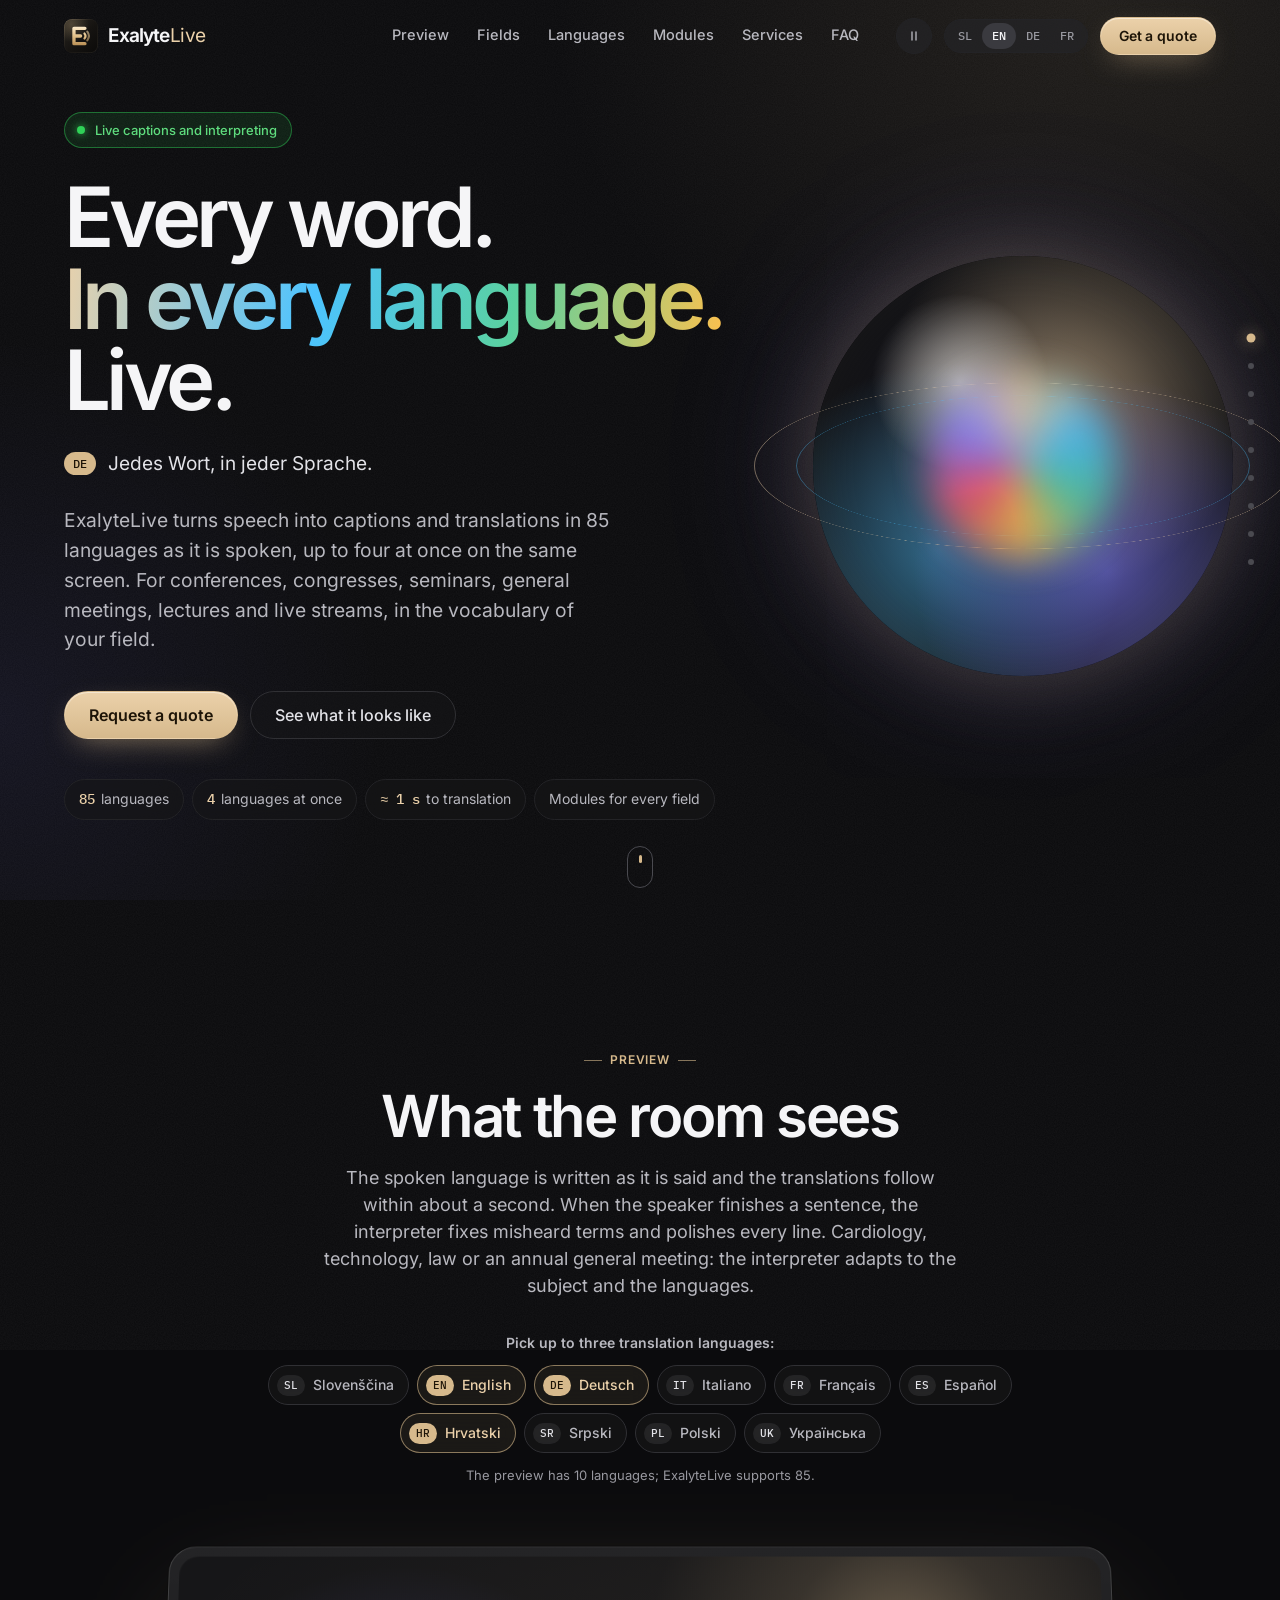
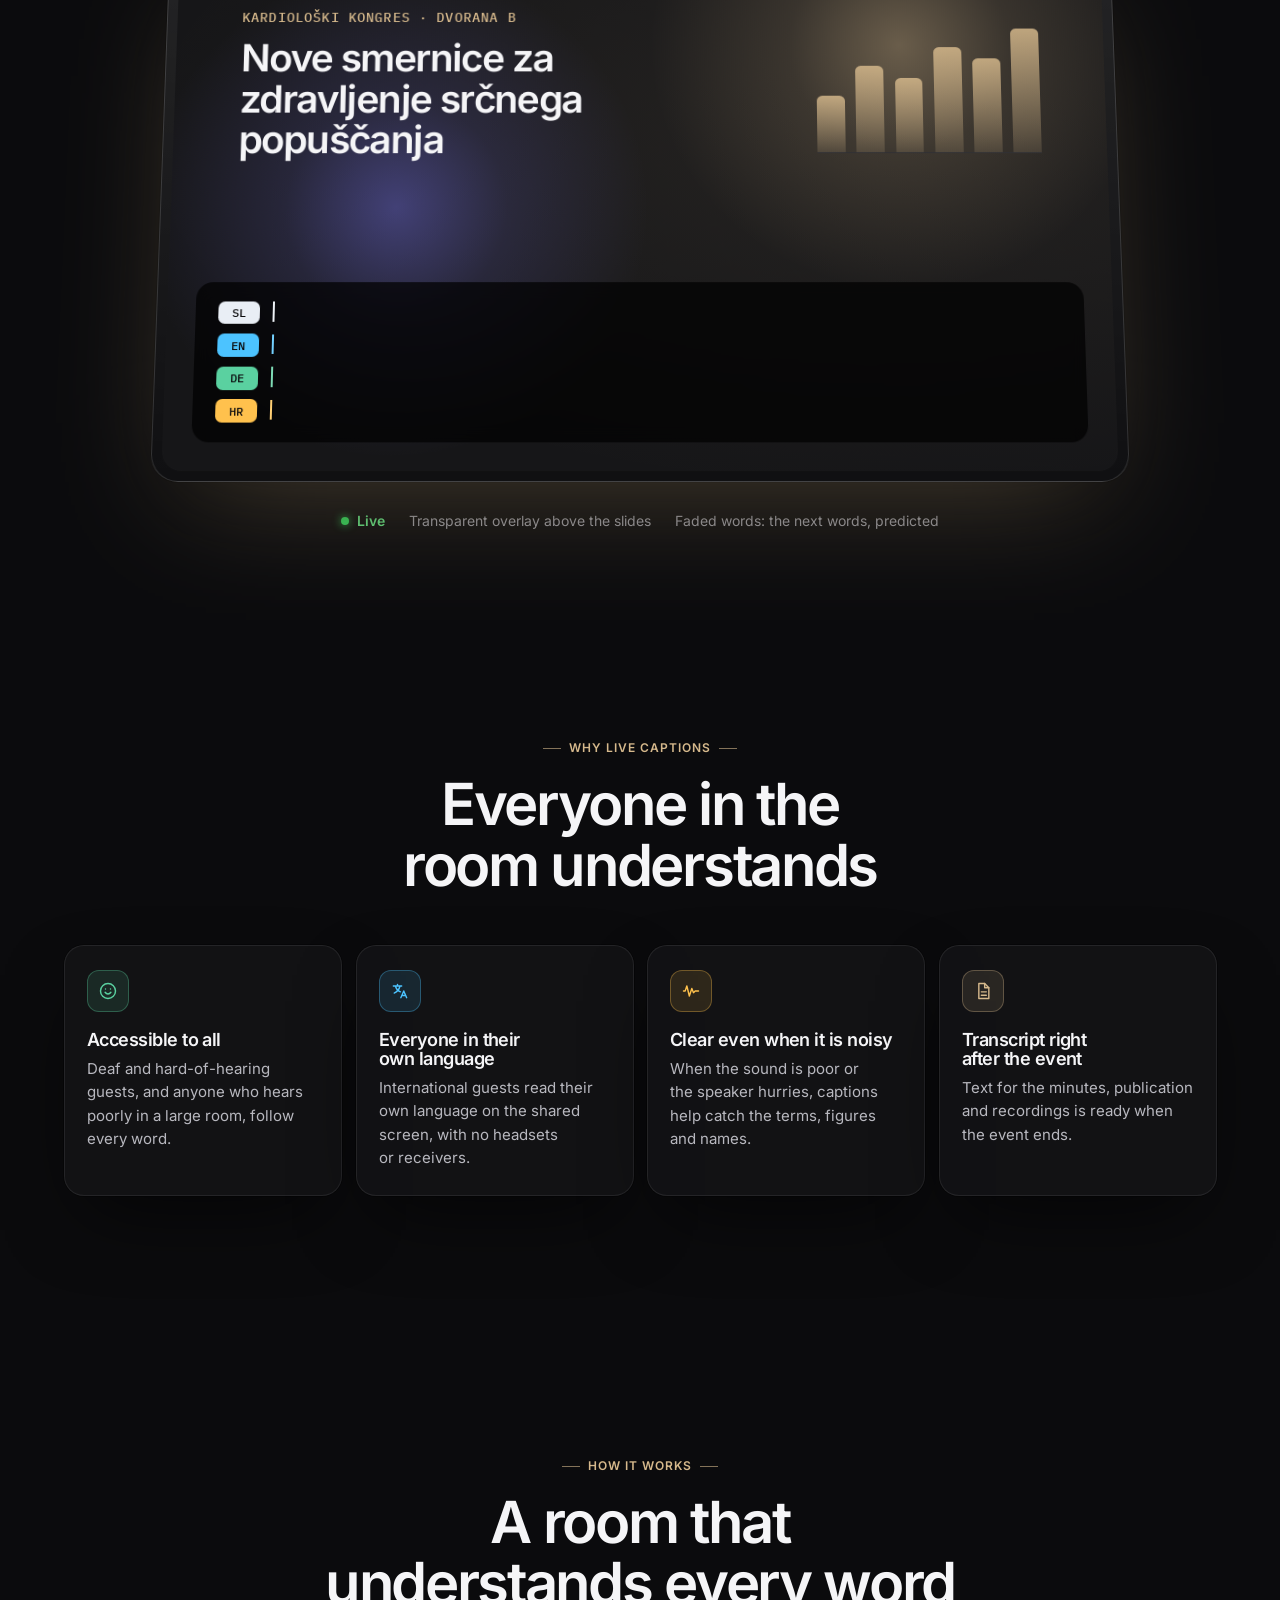
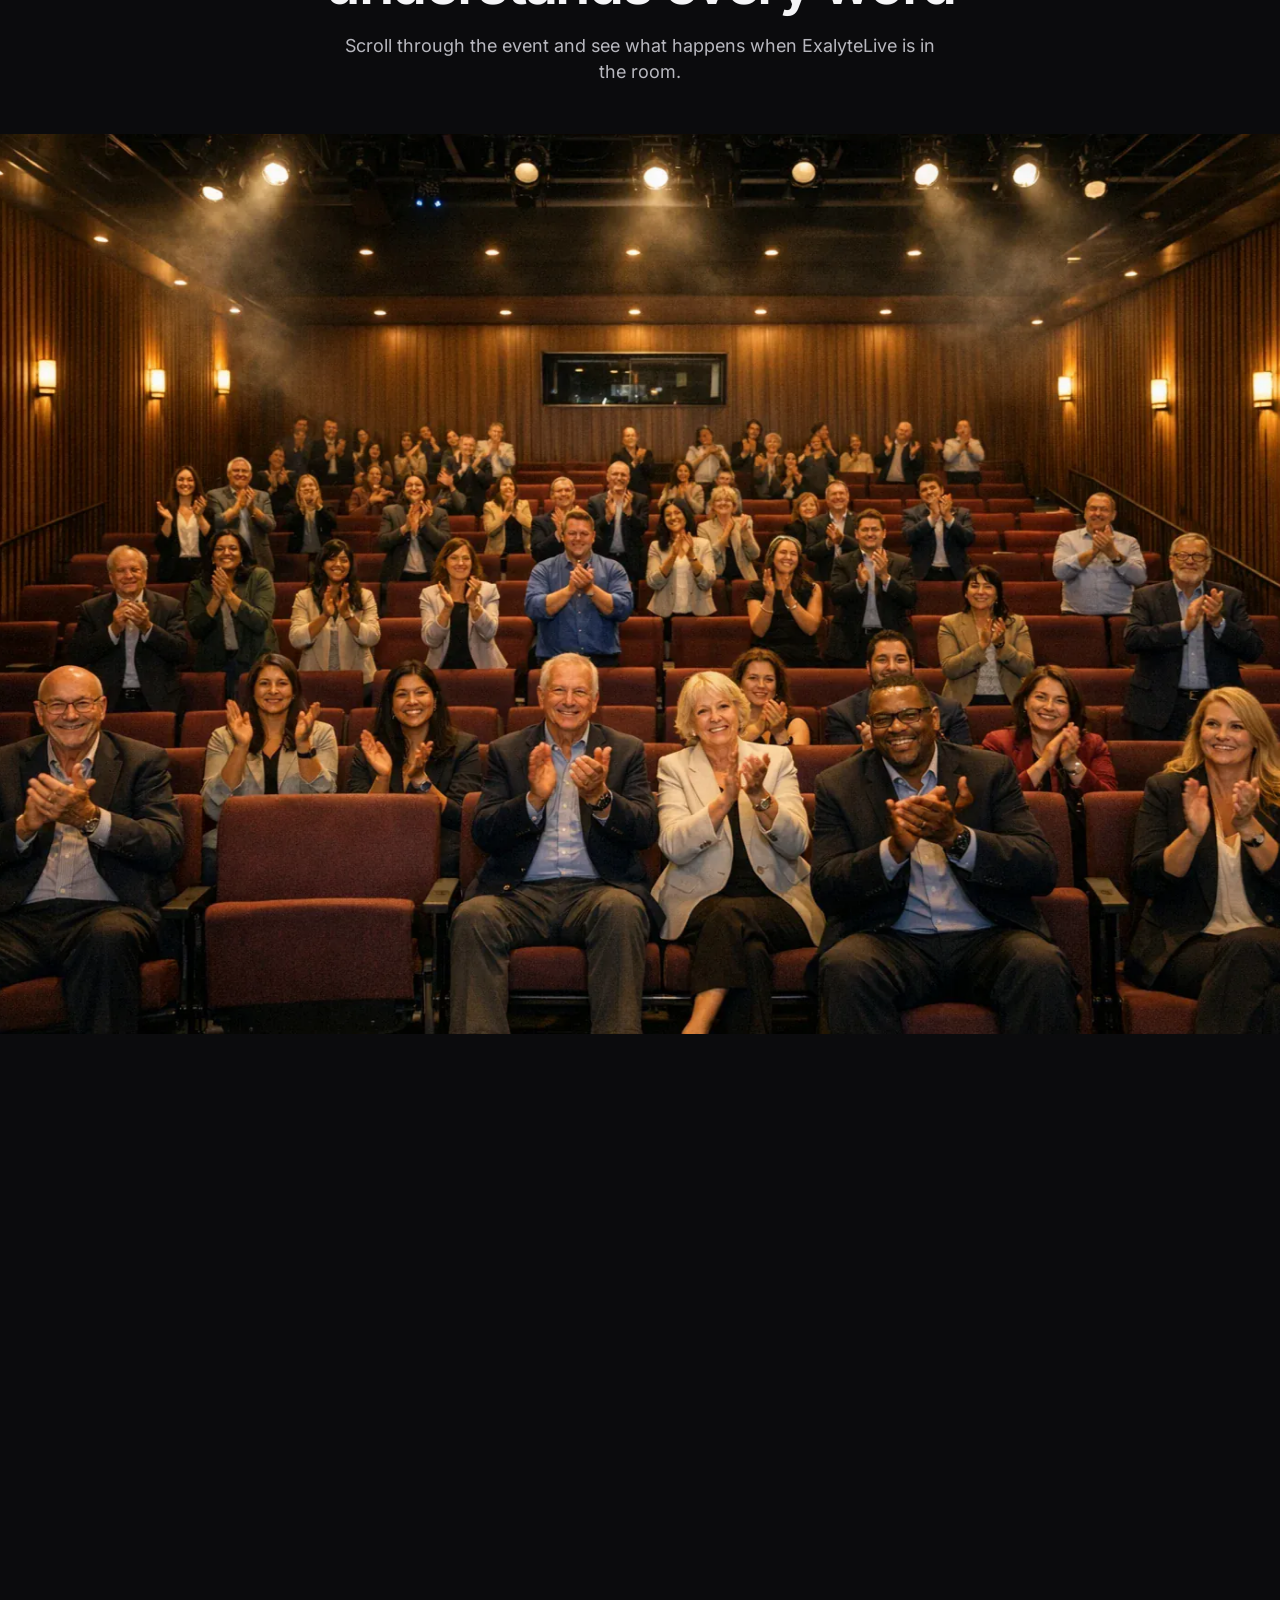
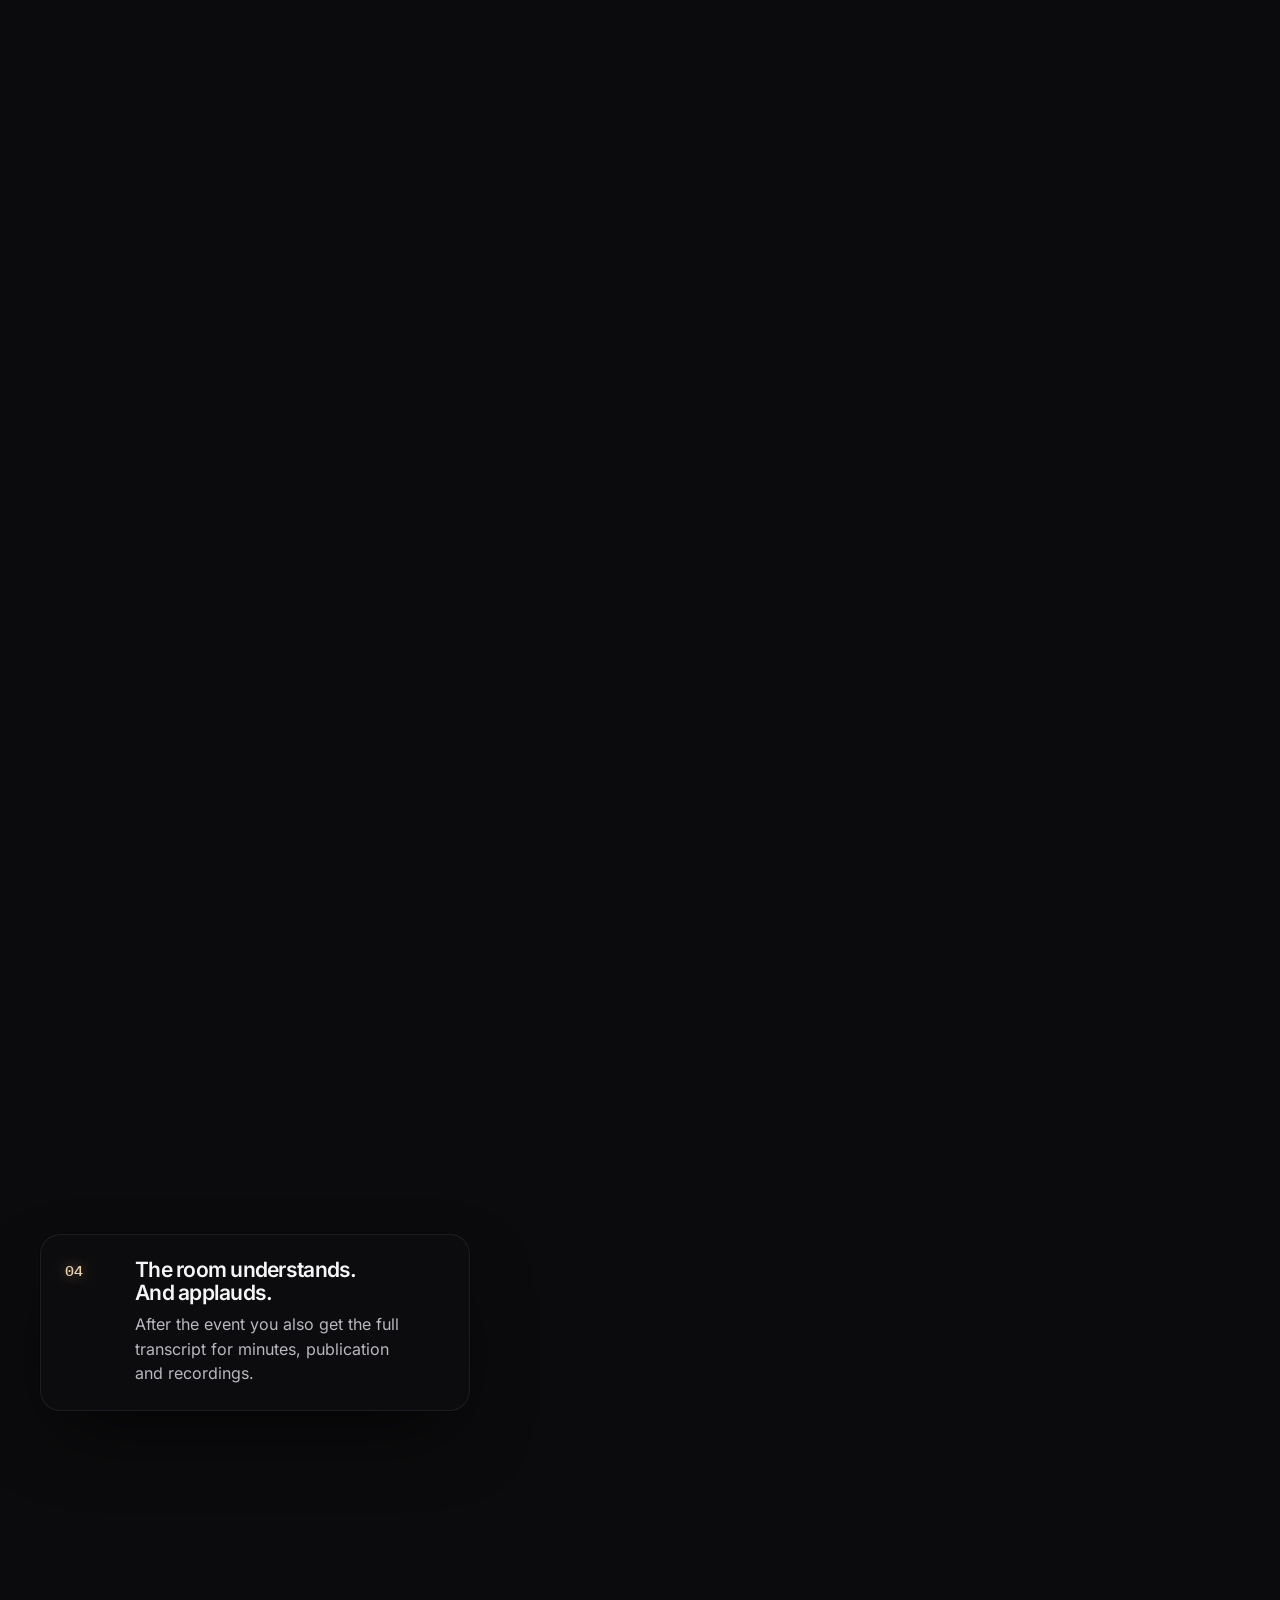
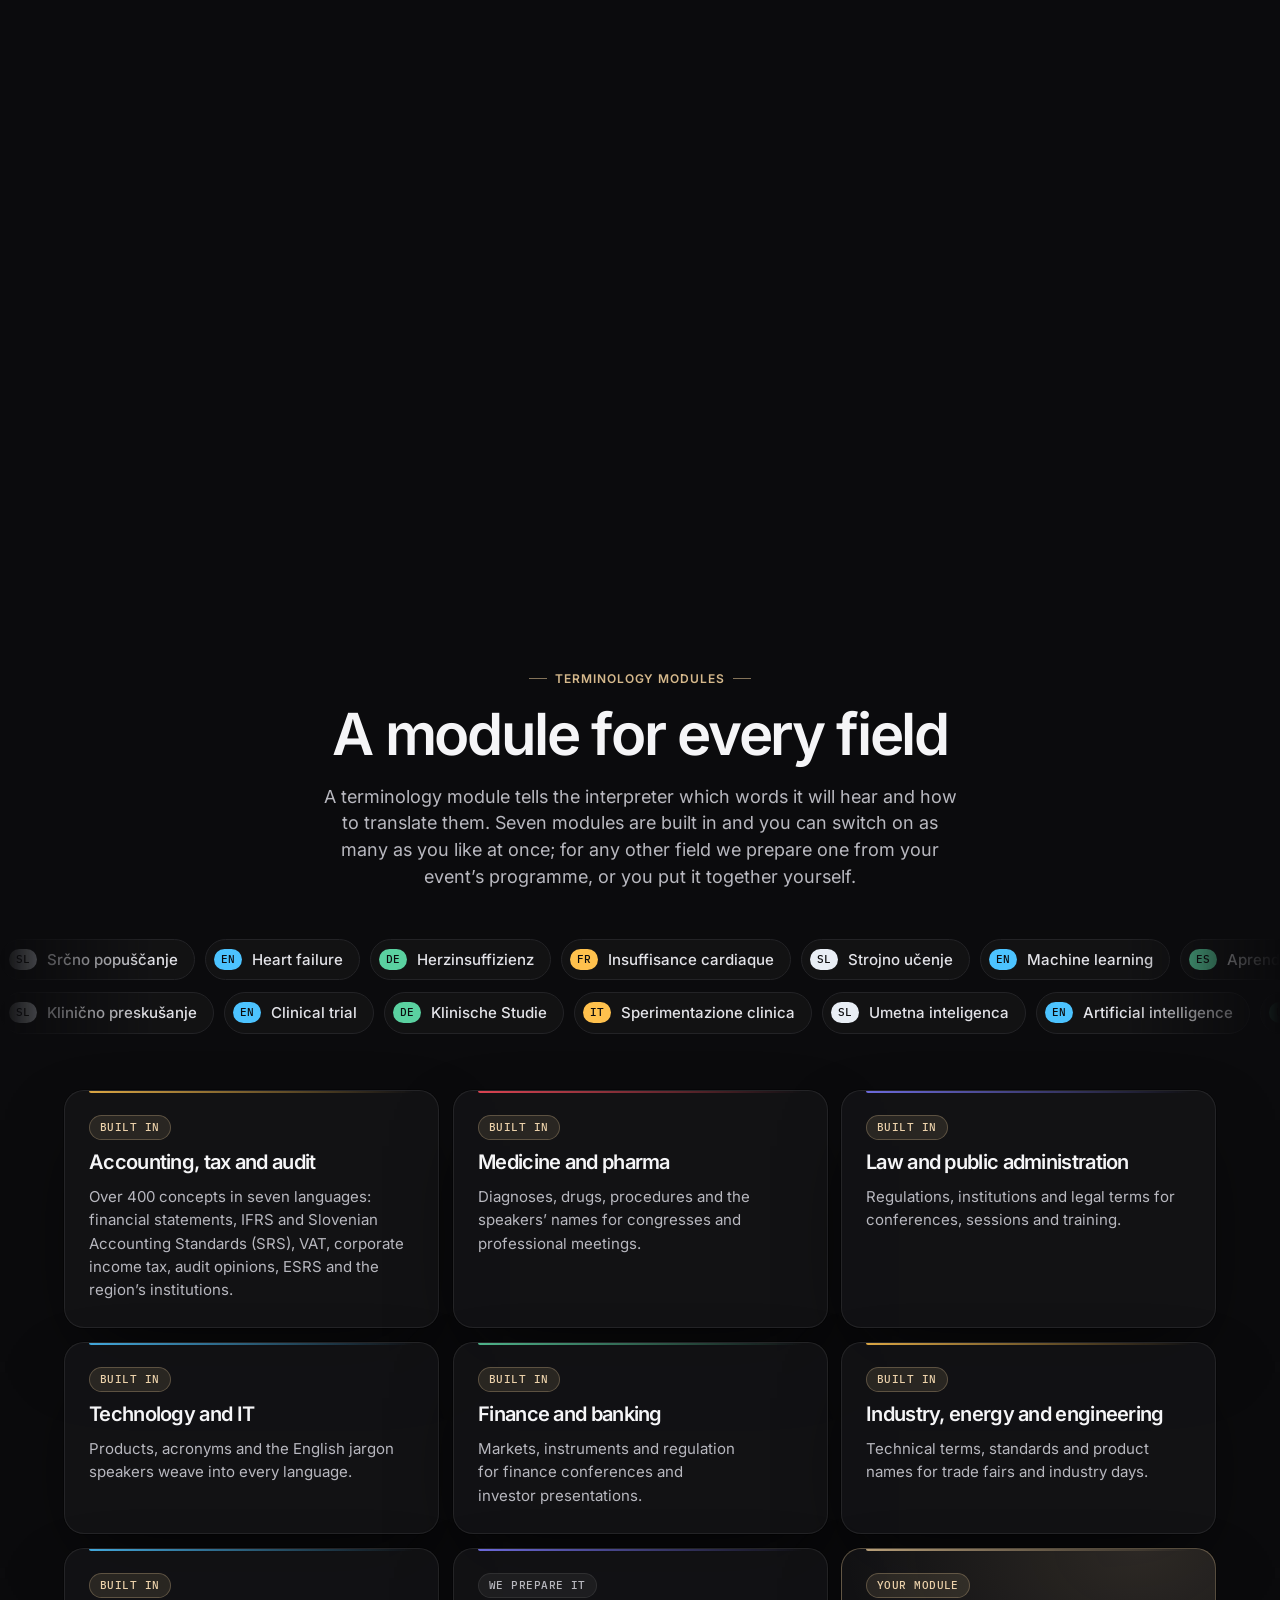
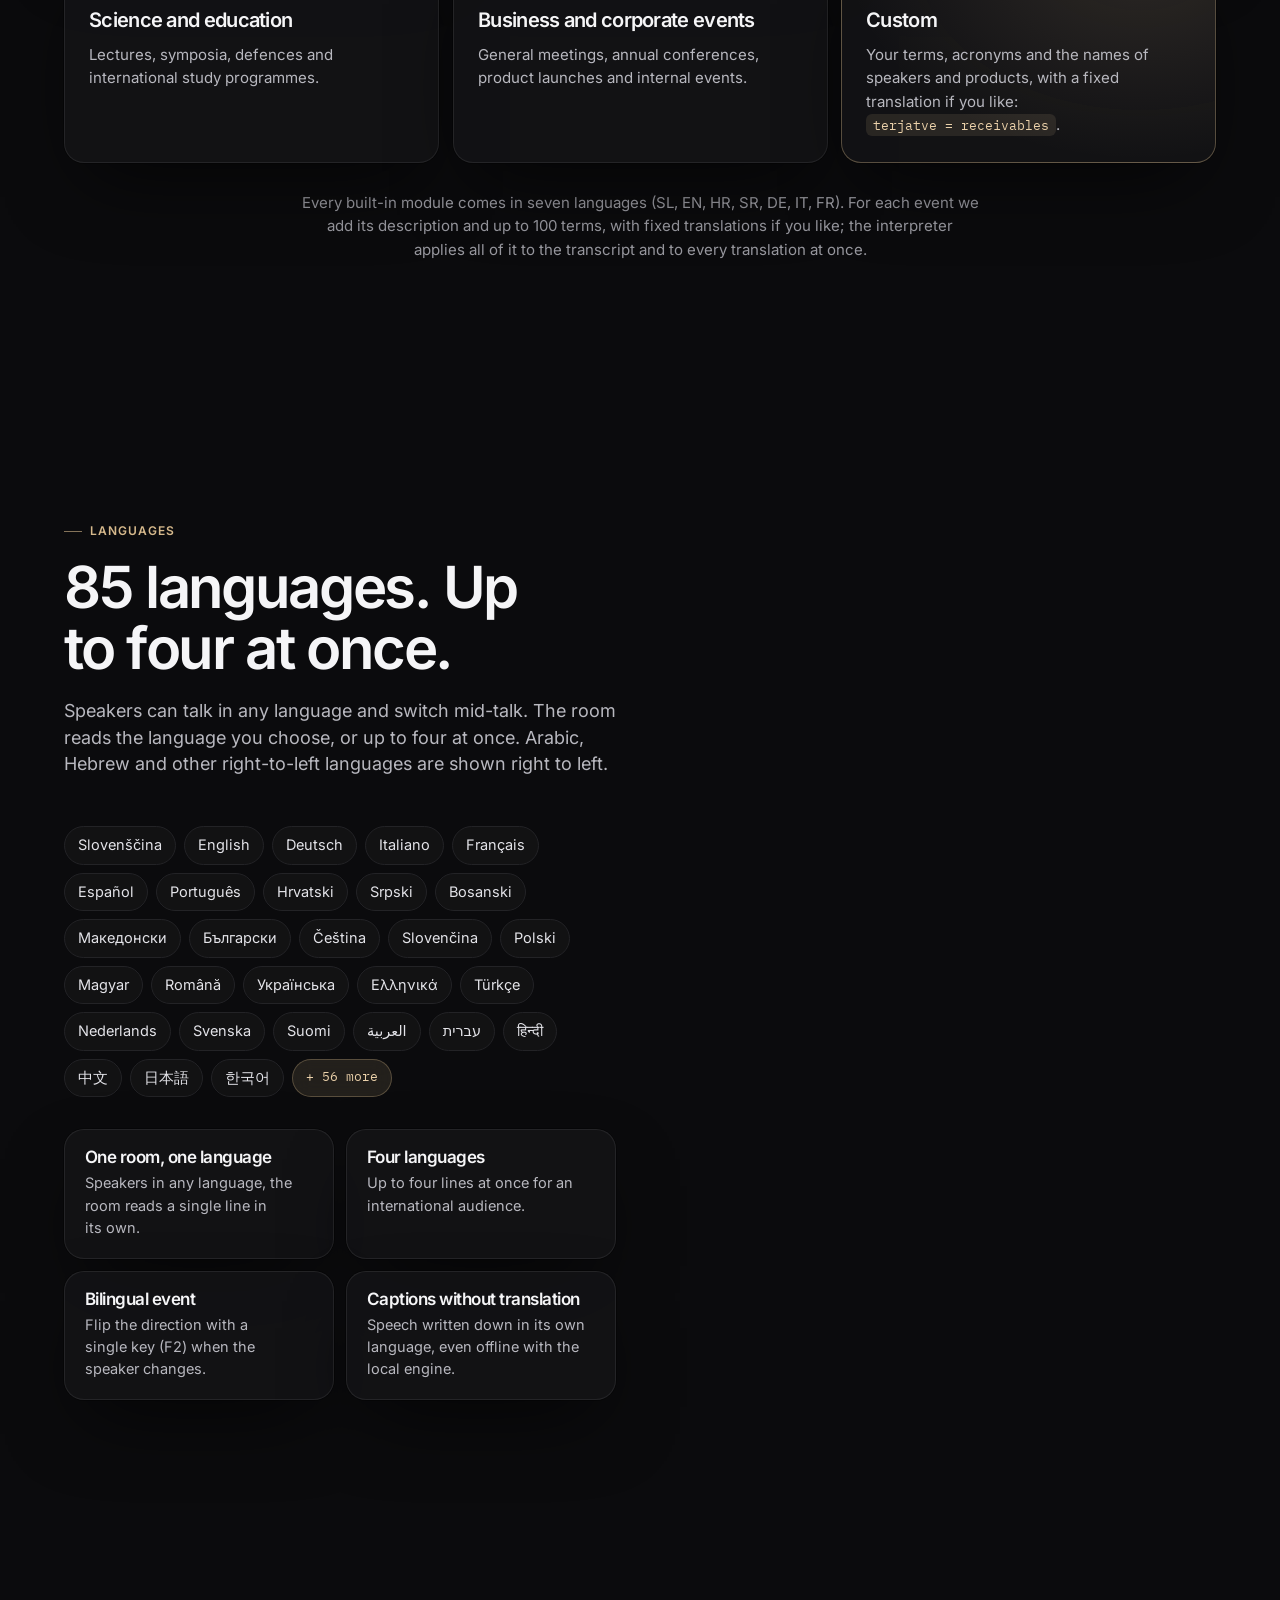
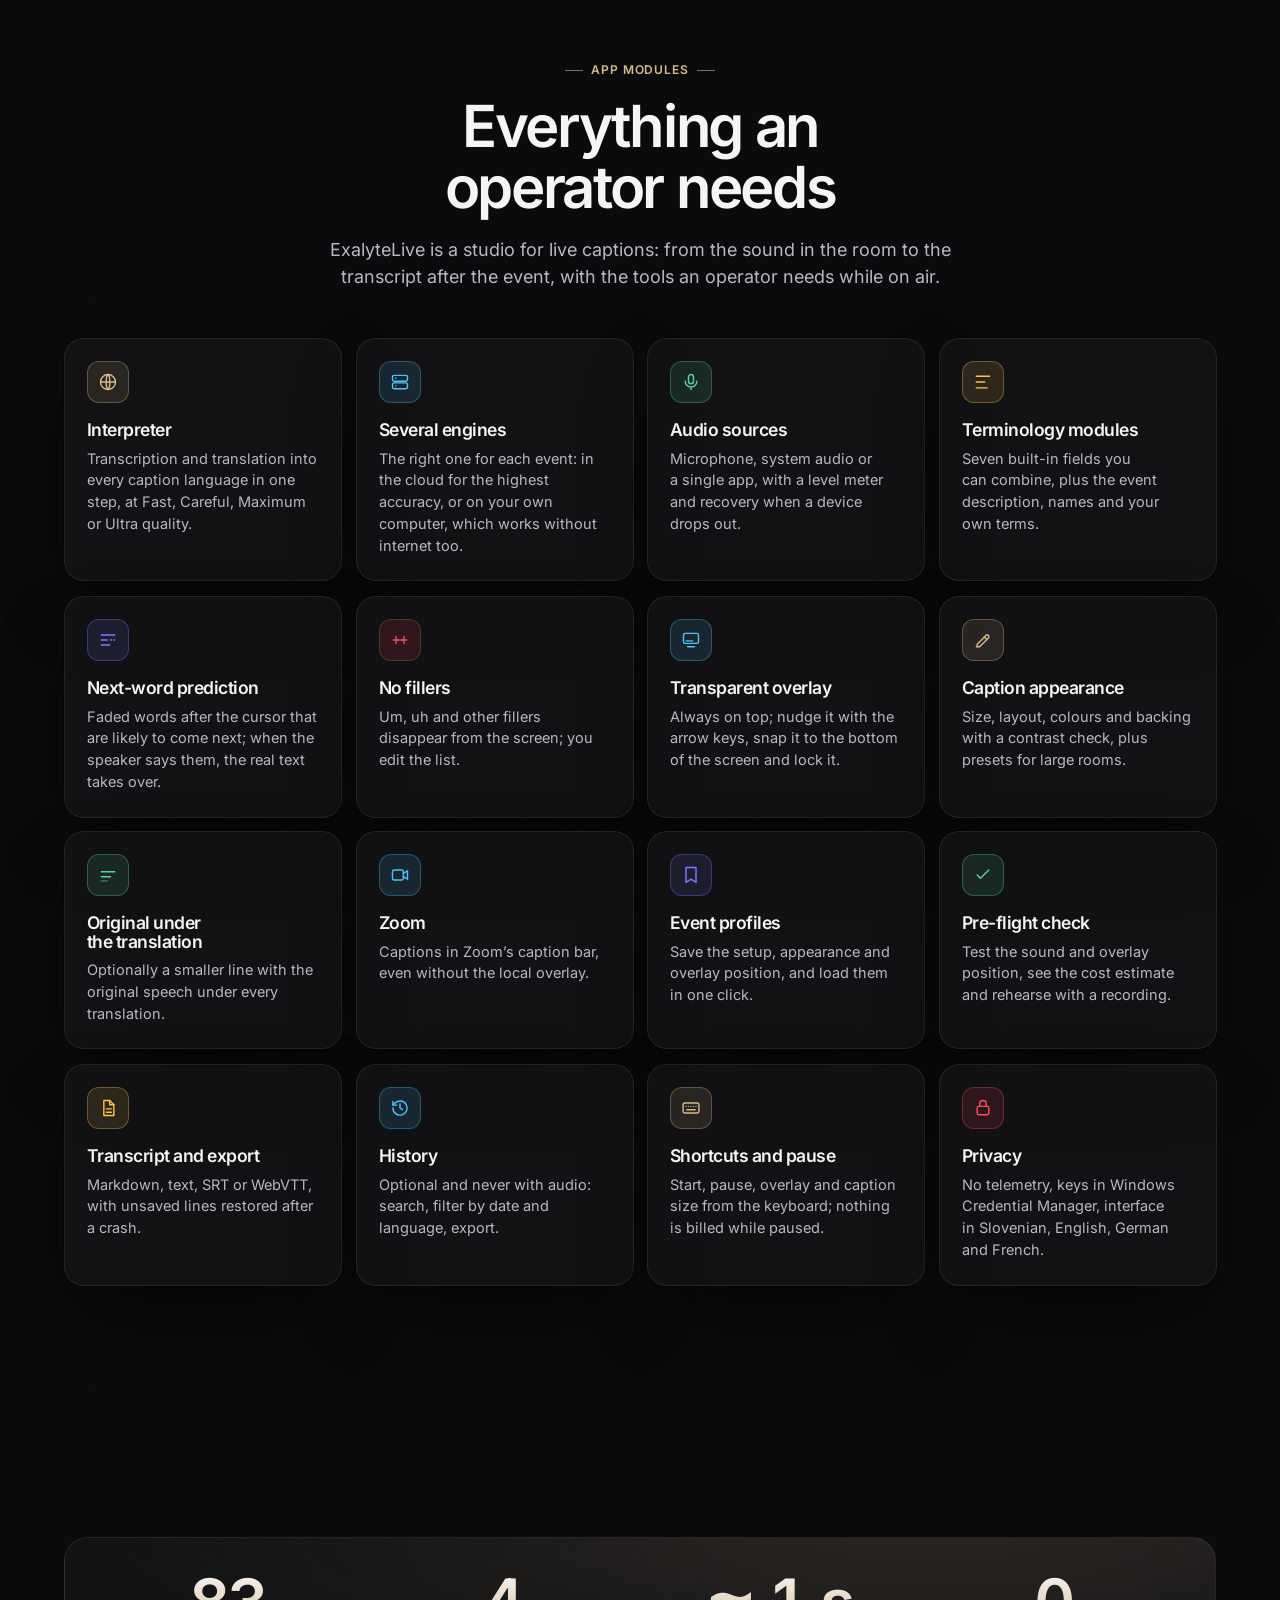
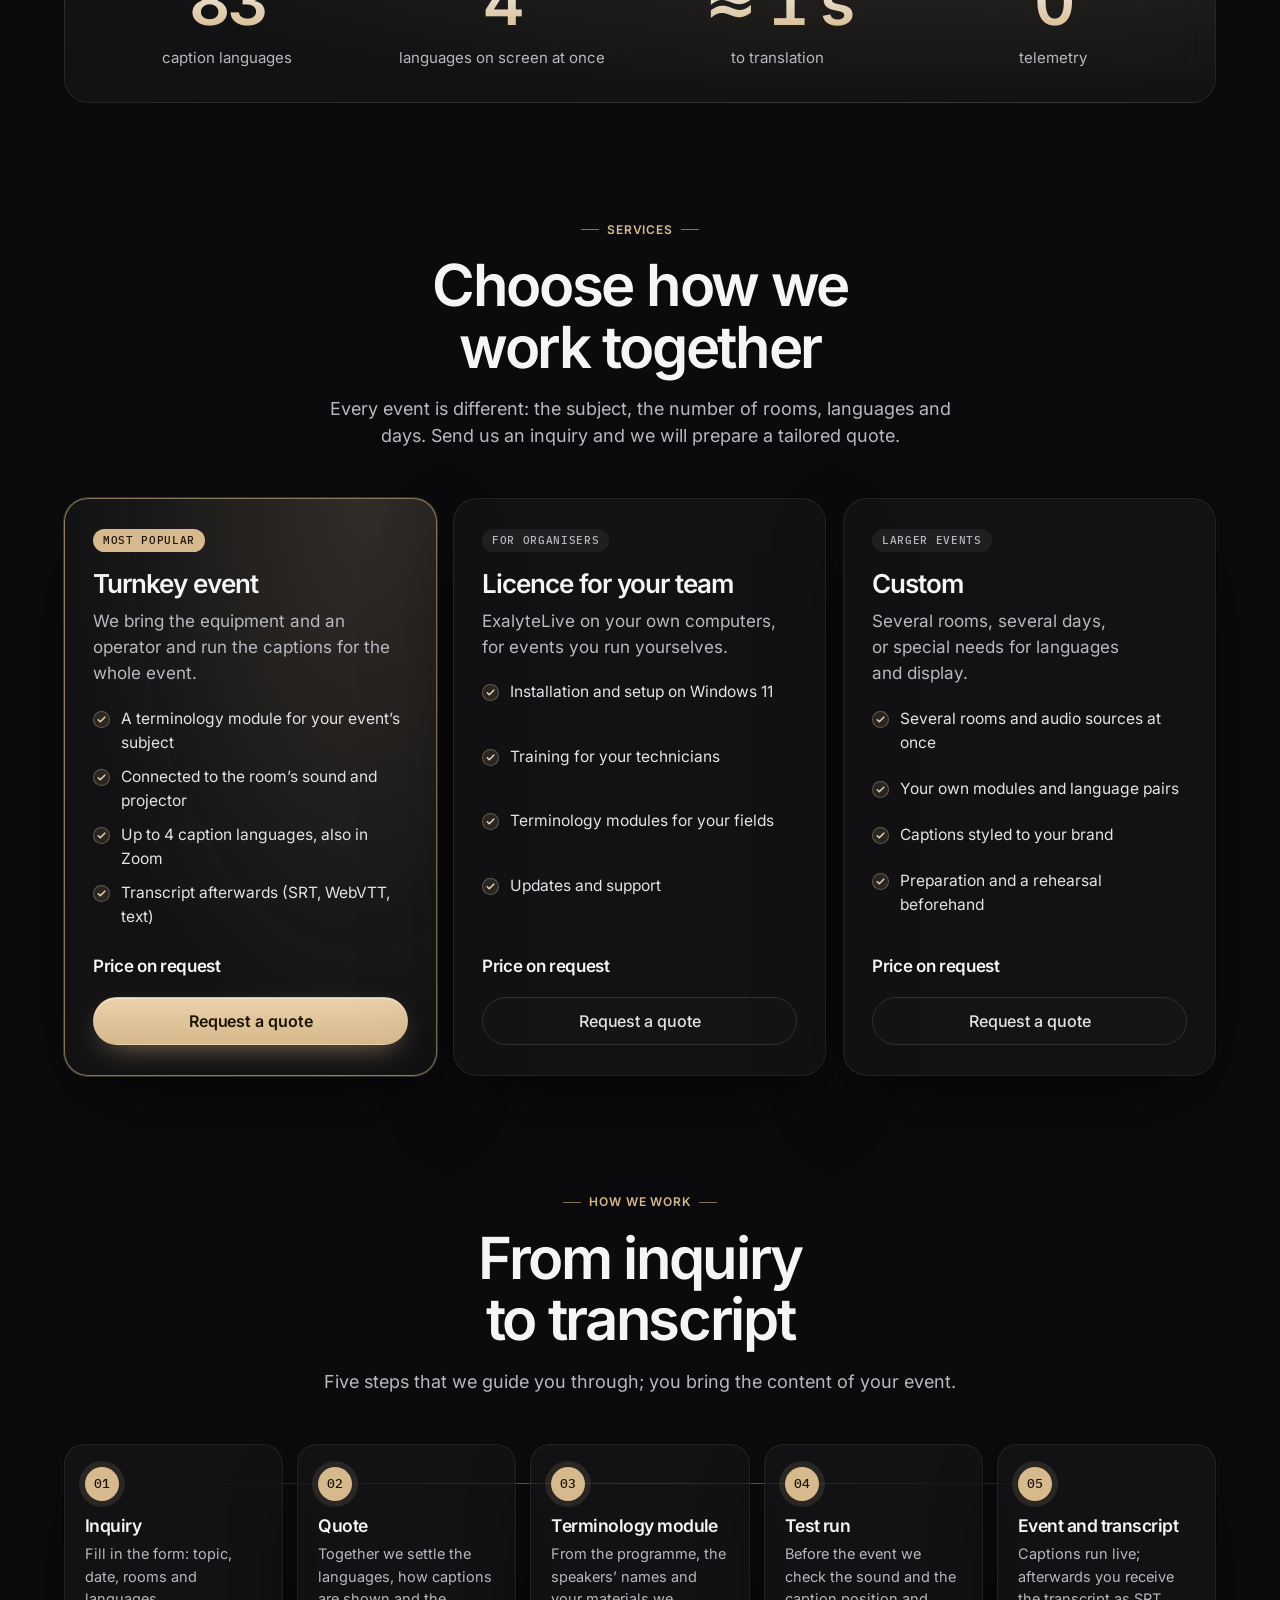
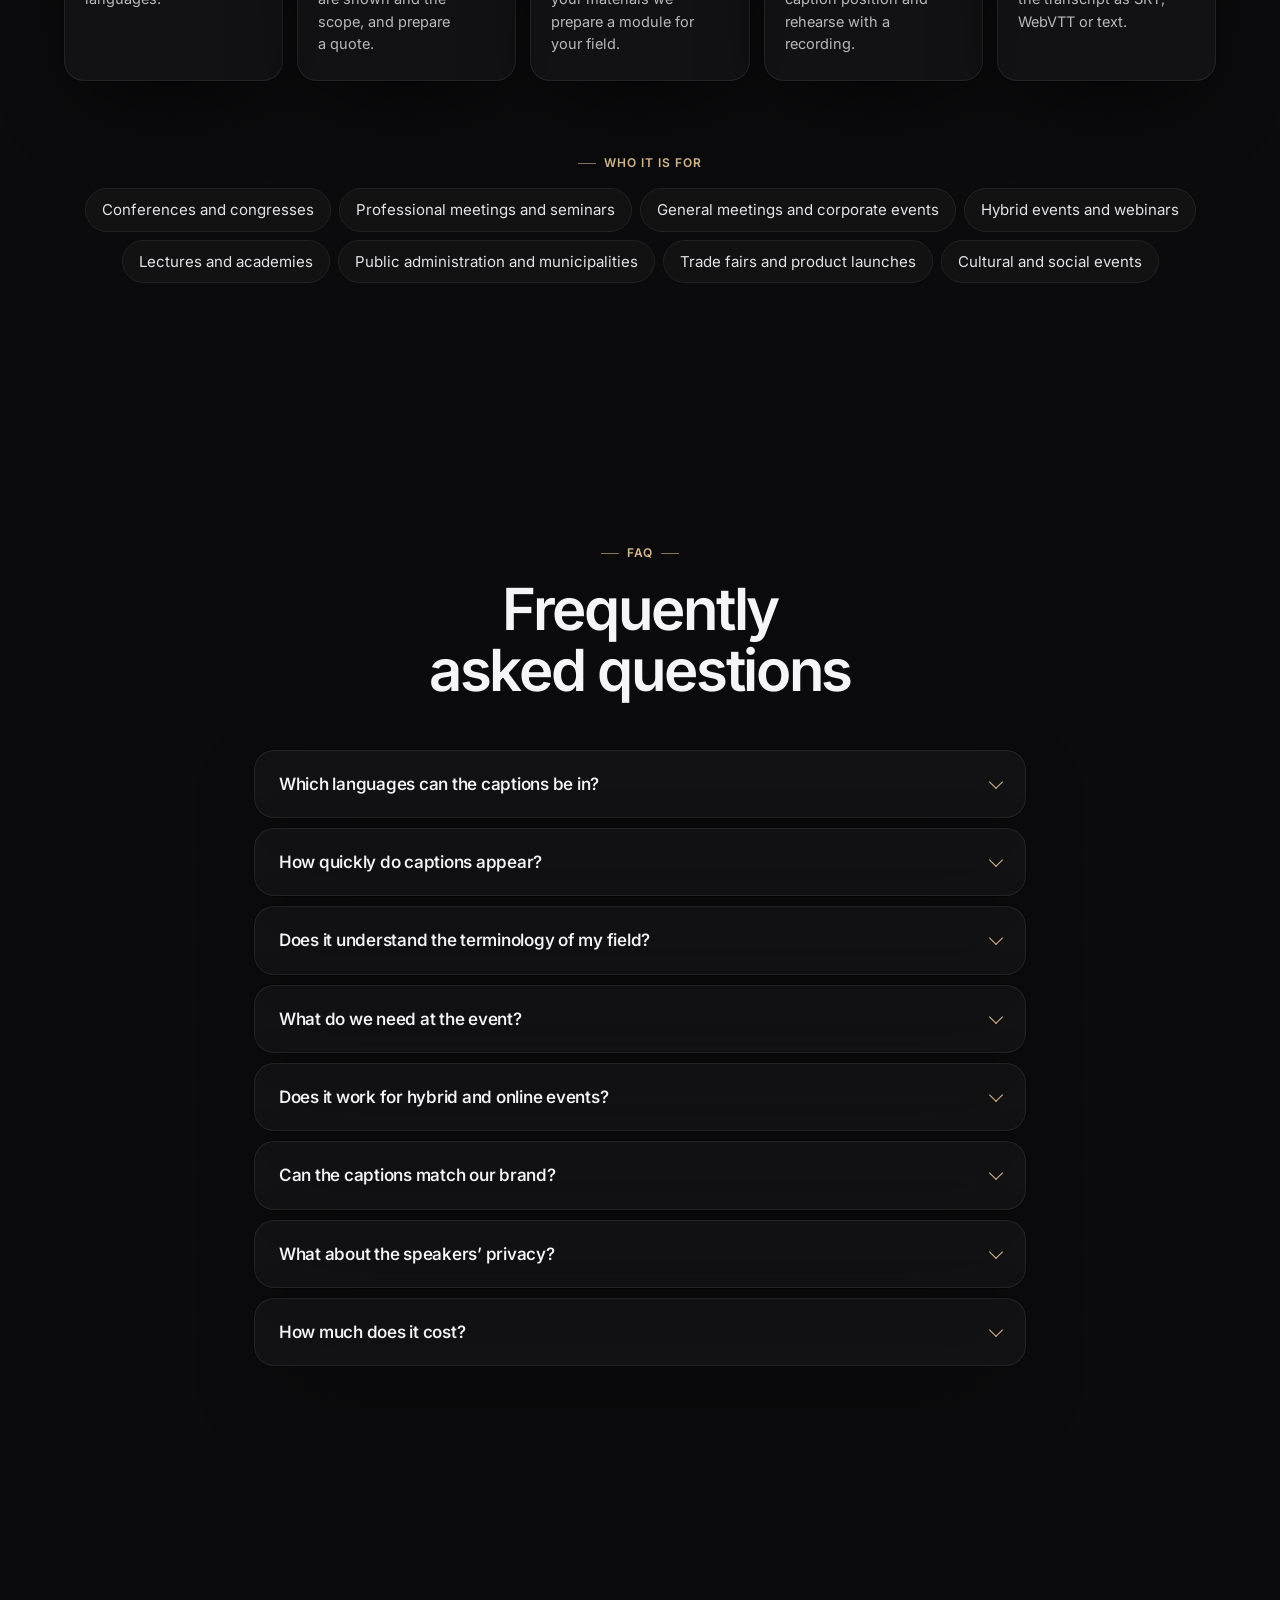
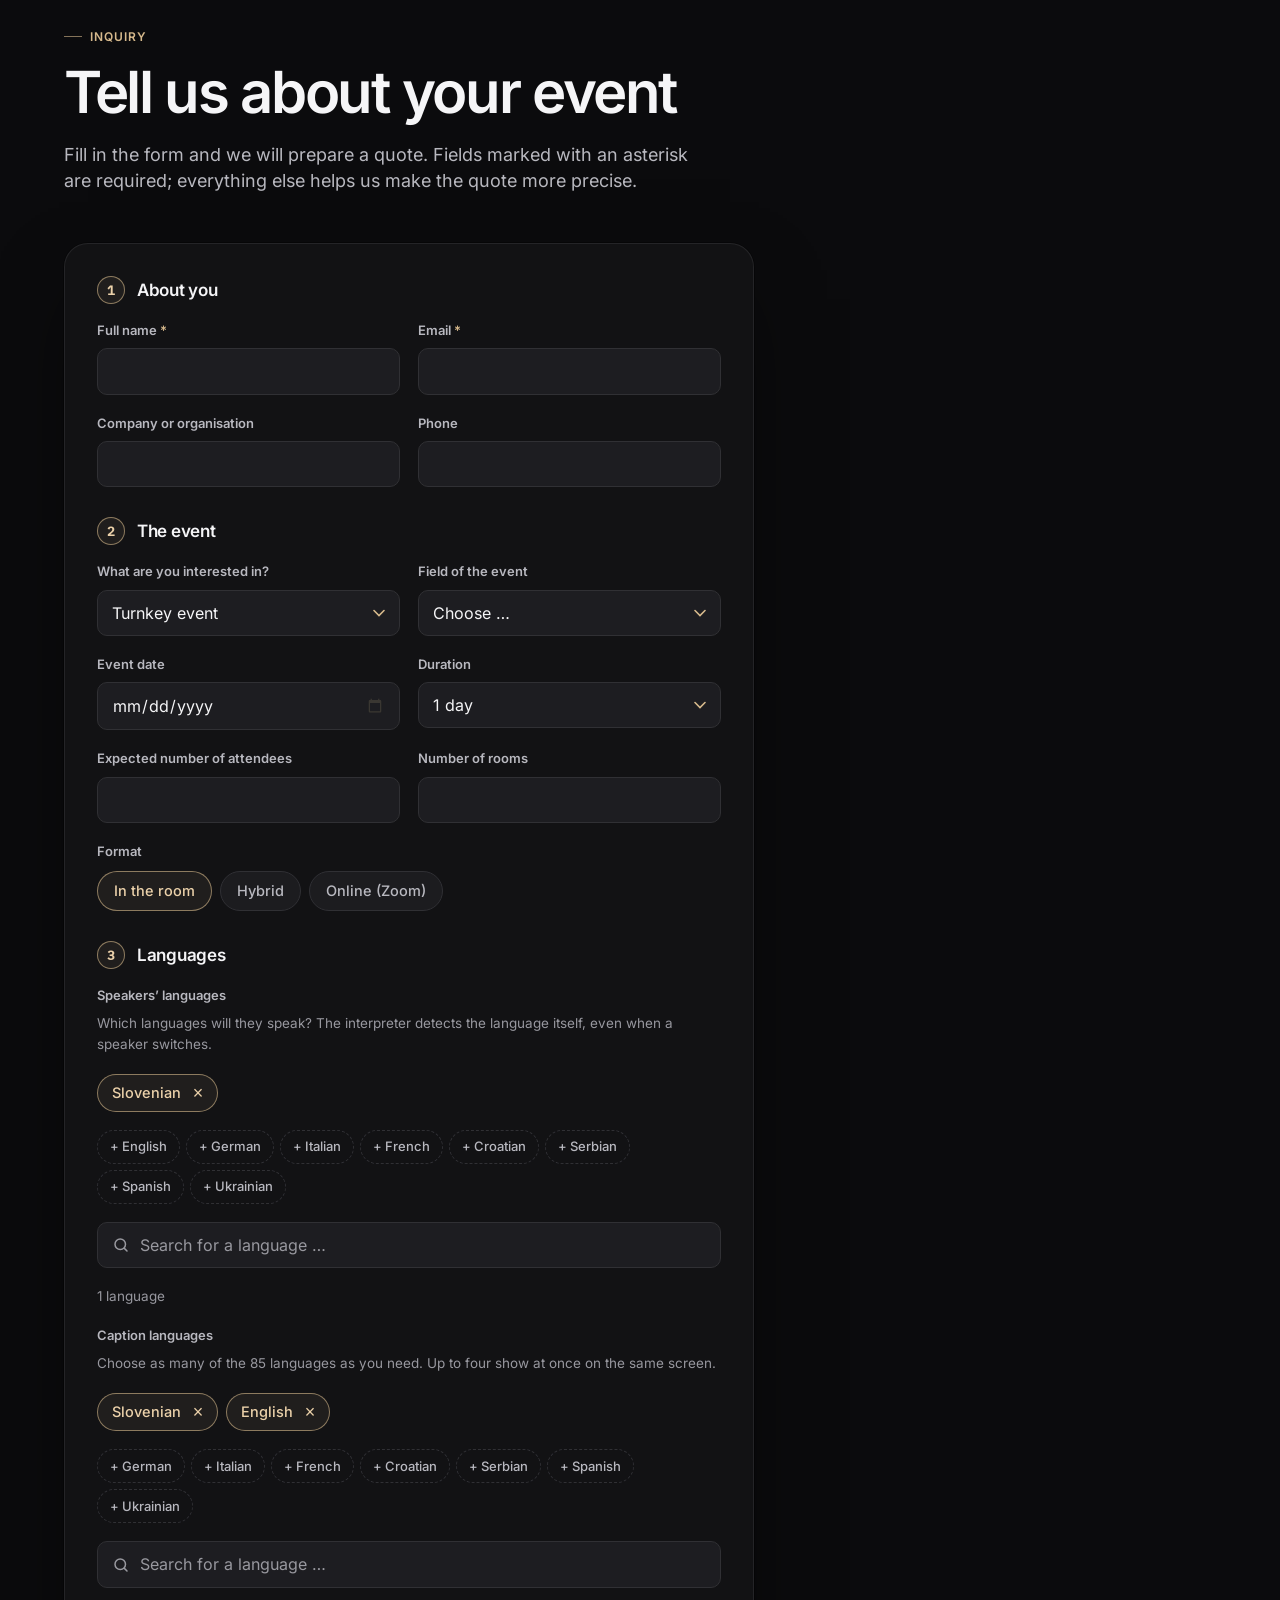
<file: en/index.html>
<!doctype html>
<html lang="en" data-prerendered>
	<head>
		<meta charset="UTF-8" >
		<meta name="viewport" content="width=device-width, initial-scale=1.0, viewport-fit=cover" >
		<title>ExalyteLive · Live captions and interpreting in 85 languages</title>
		<meta http-equiv="Content-Security-Policy" content="default-src 'self'; script-src 'self' 'sha256-aL3Pv6ygSyucrLwgv7XagHcNUqYEpcwpRZTImp8W7/g='; style-src 'self' 'unsafe-inline'; img-src 'self' data:; font-src 'self'; connect-src 'self' https://api.web3forms.com; form-action 'self'; base-uri 'self'; object-src 'none'" >
		<link rel="preload" href="../assets/inter-latin-wght-normal-Dx4kXJAl.woff2" as="font" type="font/woff2" crossorigin>
		<meta name="description" content="ExalyteLive turns speech into captions and translations in 85 languages, up to four at once, with terminology modules for every field.">
		<meta name="theme-color" content="#0b0b0d" >
		<meta name="color-scheme" content="dark" >
		<meta property="og:type" content="website" >
		<meta property="og:site_name" content="ExalyteLive" >
		<meta property="og:locale" content="en_GB">
		<meta property="og:locale:alternate" content="en_GB" >
		<meta property="og:locale:alternate" content="de_DE" >
		<meta property="og:locale:alternate" content="fr_FR" >
		<meta property="og:title" content="ExalyteLive · Every word. In every language. Live.">
		<meta property="og:description" content="ExalyteLive turns speech into captions and translations in 85 languages, up to four at once, with terminology modules for every field.">
		<meta property="og:url" content="https://tileninter.github.io/exalytelive-website-site/en/">
		<meta property="og:image" content="https://tileninter.github.io/exalytelive-website-site/og-image-en.jpg">
		<meta property="og:image:width" content="1200" >
		<meta property="og:image:height" content="630" >
		<meta property="og:image:alt" content="ExalyteLive: Every word. In every language. Live.">
		<meta name="twitter:card" content="summary_large_image" >
		<link rel="canonical" href="https://tileninter.github.io/exalytelive-website-site/en/">
		<link rel="alternate" hreflang="sl" href="https://tileninter.github.io/exalytelive-website-site/" >
		<link rel="alternate" hreflang="en" href="https://tileninter.github.io/exalytelive-website-site/en/" >
		<link rel="alternate" hreflang="de" href="https://tileninter.github.io/exalytelive-website-site/de/" >
		<link rel="alternate" hreflang="fr" href="https://tileninter.github.io/exalytelive-website-site/fr/" >
		<link rel="alternate" hreflang="x-default" href="https://tileninter.github.io/exalytelive-website-site/" >
		<link rel="icon" type="image/svg+xml" href="../favicon.svg">
		<link rel="icon" type="image/png" sizes="192x192" href="../icon-192.png">
		<link rel="apple-touch-icon" href="../apple-touch-icon.png">
		<link rel="manifest" href="../site.webmanifest">
		<!-- Marks that scripts run, so content hidden for its entrance animation stays visible without them. -->
		<script>
			document.documentElement.classList.add('js');
		</script>
		<script type="application/ld+json">{
	"@context": "https://schema.org",
	"@type": "SoftwareApplication",
	"url": "https://tileninter.github.io/exalytelive-website-site/",
	"image": "https://tileninter.github.io/exalytelive-website-site/og-image-en.jpg",
	"name": "ExalyteLive",
	"applicationCategory": "MultimediaApplication",
	"operatingSystem": "Windows 11",
	"inLanguage": [
		"sl",
		"en",
		"de",
		"fr"
	],
	"description": "ExalyteLive turns speech into captions and translations in 85 languages, up to four at once, with terminology modules for every field."
}</script>
		<script type="application/ld+json">{
	"@context": "https://schema.org",
	"@type": "FAQPage",
	"mainEntity": [
		{
			"@type": "Question",
			"name": "Which languages can the captions be in?",
			"acceptedAnswer": {
				"@type": "Answer",
				"text": "In 85 languages, up to four at once on the same screen. Speakers can talk in any of them and switch while they speak; the interpreter detects the language itself."
			}
		},
		{
			"@type": "Question",
			"name": "How quickly do captions appear?",
			"acceptedAnswer": {
				"@type": "Answer",
				"text": "The spoken language is written while it is spoken. Translations follow within about a second and refresh during longer sentences; at the end of each sentence the interpreter polishes them."
			}
		},
		{
			"@type": "Question",
			"name": "Does it understand the terminology of my field?",
			"acceptedAnswer": {
				"@type": "Answer",
				"text": "Yes. Seven terminology modules are built in (accounting, medicine, law, technology, finance, industry and science), and several can be on at once. For every event we add the event description, the speakers’ names, and terms and acronyms with fixed translations if you want them."
			}
		},
		{
			"@type": "Question",
			"name": "Does it work for hybrid and online events?",
			"acceptedAnswer": {
				"@type": "Answer",
				"text": "Yes. Captions can sit in a transparent overlay above the slides, on a separate screen or in Zoom’s caption bar. Afterwards you get the transcript as SRT, WebVTT, Markdown or text."
			}
		}
	]
}</script>
		<script type="module" crossorigin src="../assets/main-B8m7fmTV.js"></script>
		<link rel="modulepreload" crossorigin href="../assets/i18n-D9zUEIJ-.js">
		<link rel="stylesheet" crossorigin href="../assets/i18n-DrBZSyvW.css">
		<link rel="stylesheet" crossorigin href="../assets/main-DVCAyn8-.css">
	</head>
	<body data-page="home">
		<a class="skip-link" href="#main" data-i18n="skip">Skip to content</a>
		<div class="backdrop" aria-hidden="true"></div>
		<canvas id="morph" aria-hidden="true"></canvas>
		<div class="grain" aria-hidden="true"></div>
		<div class="progress" id="progress" aria-hidden="true"></div>

		<header class="nav" id="nav">
			<div class="container nav__inner">
				<a class="brand" href="#domov" aria-label="ExalyteLive">
					<img class="brand__mark" src="../favicon.svg" alt width="34" height="34">
					<span class="brand__name">Exalyte<span>Live</span></span>
				</a>
				<nav class="nav__links" id="nav-links" aria-label="Main navigation" data-i18n-attr="aria-label:nav.label">
					<a href="#demo" data-i18n="nav.demo">Preview</a>
					<a href="#podrocja" data-i18n="nav.fields">Fields</a>
					<a href="#jeziki" data-i18n="nav.languages">Languages</a>
					<a href="#moduli" data-i18n="nav.modules">Modules</a>
					<a href="#paketi" data-i18n="nav.plans">Services</a>
					<a href="#vprasanja" data-i18n="nav.faq">FAQ</a>
					<button class="motion-toggle motion-toggle--menu" type="button" data-motion-toggle>
						<svg class="motion-toggle__icon motion-toggle__icon--pause" viewBox="0 0 24 24" aria-hidden="true">
							<path d="M9 6v12M15 6v12" ></path></svg><svg class="motion-toggle__icon motion-toggle__icon--play" viewBox="0 0 24 24" aria-hidden="true">
							<path d="M8 5.5v13l10.5-6.5L8 5.5Z" ></path>
						</svg>
						<span class="motion-toggle__label">Ustavi animacije</span>
					</button>
				</nav>
				<div class="nav__actions">
					<button class="motion-toggle motion-toggle--nav" type="button" data-motion-toggle>
						<svg class="motion-toggle__icon motion-toggle__icon--pause" viewBox="0 0 24 24" aria-hidden="true">
							<path d="M9 6v12M15 6v12" ></path></svg><svg class="motion-toggle__icon motion-toggle__icon--play" viewBox="0 0 24 24" aria-hidden="true">
							<path d="M8 5.5v13l10.5-6.5L8 5.5Z" ></path>
						</svg>
						<span class="motion-toggle__label">Ustavi animacije</span>
					</button>
					<div class="lang-switch" role="group" aria-label="Page language" data-i18n-attr="aria-label:nav.langLabel">
						<button type="button" data-lang="sl" aria-pressed="false" data-href="../">SL</button>
						<button type="button" data-lang="en" aria-pressed="true" data-href="../en/">EN</button>
						<button type="button" data-lang="de" aria-pressed="false" data-href="../de/">DE</button>
						<button type="button" data-lang="fr" aria-pressed="false" data-href="../fr/">FR</button>
					</div>
					<a class="btn btn--primary btn--sm nav__cta" href="#povprasevanje" data-i18n="nav.cta">Get a quote</a>
					<button class="nav__toggle" type="button" aria-controls="nav-links" aria-expanded="false" aria-label="Open menu" data-i18n-attr="aria-label:nav.menu">
						<span></span><span></span>
					</button>
				</div>
			</div>
		</header>

		<nav class="dots" id="dots" aria-label="Page sections" data-i18n-attr="aria-label:nav.sections">
			<ol>
				<li>
					<a href="#domov"><span class="dots__label" data-i18n="nav.home">Home</span></a>
				</li>
				<li>
					<a href="#demo"><span class="dots__label" data-i18n="nav.demo">Preview</span></a>
				</li>
				<li>
					<a href="#kako"><span class="dots__label" data-i18n="how.kicker">How it works</span></a>
				</li>
				<li>
					<a href="#podrocja"><span class="dots__label" data-i18n="nav.fields">Fields</span></a>
				</li>
				<li>
					<a href="#jeziki"><span class="dots__label" data-i18n="nav.languages">Languages</span></a>
				</li>
				<li>
					<a href="#moduli"><span class="dots__label" data-i18n="nav.modules">Modules</span></a>
				</li>
				<li>
					<a href="#paketi"><span class="dots__label" data-i18n="nav.plans">Services</span></a>
				</li>
				<li>
					<a href="#vprasanja"><span class="dots__label" data-i18n="nav.faq">FAQ</span></a>
				</li>
				<li>
					<a href="#povprasevanje"><span class="dots__label" data-i18n="nav.cta">Get a quote</span></a>
				</li>
			</ol>
		</nav>

		<main id="main">
			<!-- HERO ------------------------------------------------------------------------------>
			<section 				class="hero"
				id="domov"
				data-shape="0"
				data-side="right"
				data-col="0.8"
				data-col-width="0.42"
				data-m-y="0.5"
				data-m-scale="0.5"
			>
				<div class="container hero__grid">
					<div class="hero__copy">
						<p class="eyebrow reveal">
							<span class="live-dot" aria-hidden="true"></span>
							<span data-i18n="hero.eyebrow">Live captions and interpreting</span>
						</p>
						<h1 class="hero__title reveal" data-i18n-html="hero.title">Every word.<br><span class="grad">In every language.</span><br>Live.</h1>
						<p class="rotator reveal" id="rotator" aria-hidden="true">
							<b class="rotator__code">EN</b><span class="rotator__text">Every word, in every language.</span>
						</p>
						<p class="hero__lead reveal" data-i18n="hero.lead">ExalyteLive turns speech into captions and translations in 85 languages as it is spoken, up to four at once on the same screen. For conferences, congresses, seminars, general meetings, lectures and live streams, in the vocabulary of your field.</p>
						<div class="hero__ctas reveal">
							<a class="btn btn--primary" href="#povprasevanje" data-i18n="hero.cta">Request a quote</a>
							<a class="btn btn--ghost" href="#demo" data-i18n="hero.secondary">See what it looks like</a>
						</div>
						<ul class="hero__chips reveal" aria-label="Key features" data-i18n-attr="aria-label:hero.chipsLabel">
							<li><b>85</b> <span data-i18n="hero.chip1">languages</span></li>
							<li><b>4</b> <span data-i18n="hero.chip2">languages at once</span></li>
							<li><b>≈ 1 s</b> <span data-i18n="hero.chip3">to translation</span></li>
							<li><span data-i18n="hero.chip4">Modules for every field</span></li>
						</ul>
					</div>
					<!-- Shown only without WebGL: a CSS take on the 3D orb. -->
					<div class="hero__fallback" aria-hidden="true">
						<div class="orb">
							<span class="orb__ring"></span><span class="orb__ring orb__ring--b"></span><span class="orb__core"></span>
						</div>
					</div>
				</div>
				<a class="scroll-cue" href="#demo" aria-label="Continue" data-i18n-attr="aria-label:hero.scroll">
					<span></span>
				</a>
			</section>

			<!-- DEMO ------------------------------------------------------------------------------>
			<section class="section demo" id="demo" data-shape="1" data-side="center">
				<div class="container">
					<header class="section__head section__head--center reveal">
						<p class="kicker" data-i18n="demo.kicker">Preview</p>
						<h2 data-i18n="demo.title">What the room sees</h2>
						<p data-i18n="demo.lead">The spoken language is written as it is said and the translations follow within about a second. When the speaker finishes a sentence, the interpreter fixes misheard terms and polishes every line. Cardiology, technology, law or an annual general meeting: the interpreter adapts to the subject and the languages.</p>
					</header>

					<p class="sr-only" data-i18n="demo.sr">Caption example: speech is written out live in its own language, with translations into three other languages appearing below it.</p>
					<div class="demo-langs reveal" id="demo-langs" role="group" aria-labelledby="demo-langs-label">
						<p class="demo-langs__label" id="demo-langs-label" data-i18n="demo.pick">Pick up to three translation languages:</p>
						<div class="demo-langs__list"></div>
						<p class="demo-langs__note" data-i18n="demo.pickNote">The preview has 10 languages; ExalyteLive supports 85.</p>
					</div>
					<div class="stage reveal" id="stage">
						<div class="stage__bezel">
							<div class="stage__screen">
								<div class="stage__aura" aria-hidden="true"><span></span><span></span></div>
								<div class="slide" aria-hidden="true">
									<p class="slide__kicker">Kardiološki kongres · Dvorana B</p>
									<p class="slide__title">Nove smernice za zdravljenje srčnega popuščanja</p>
									<div class="slide__bars">
										<span style="--h: 42%"></span><span style="--h: 64%"></span><span style="--h: 55%"></span><span style="--h: 78%"></span><span style="--h: 70%"></span><span style="--h: 92%"></span>
									</div>
								</div>
								<div class="captions" aria-hidden="true">
									<div class="lane" data-tone="white">
										<span class="lane__chip">SL</span>
										<p class="lane__text is-final" lang="sl">
											Pri bolnikih s srčnim popuščanjem najprej optimiziramo zdravljenje z zaviralci SGLT2.
										</p>
									</div>
									<div class="lane" data-tone="cyan">
										<span class="lane__chip">EN</span>
										<p class="lane__text is-final" lang="en">
											In patients with heart failure, we first optimise treatment with SGLT2 inhibitors.
										</p>
									</div>
									<div class="lane" data-tone="green">
										<span class="lane__chip">DE</span>
										<p class="lane__text is-final" lang="de">
											Bei Patienten mit Herzinsuffizienz optimieren wir zuerst die Therapie mit SGLT2-Hemmern.
										</p>
									</div>
									<div class="lane" data-tone="amber">
										<span class="lane__chip">HR</span>
										<p class="lane__text is-final" lang="hr">
											Kod bolesnika sa zatajivanjem srca najprije optimiziramo liječenje inhibitorima SGLT2.
										</p>
									</div>
								</div>
							</div>
						</div>
						<div class="stage__meta">
							<span class="badge badge--live"
								><span class="live-dot" aria-hidden="true"></span><span data-i18n="demo.live">Live</span></span>
							<span data-i18n="demo.meta1">Transparent overlay above the slides</span>
							<span data-i18n="demo.meta2">Faded words: the next words, predicted</span>
						</div>
					</div>
				</div>
			</section>

			<!-- WHY ------------------------------------------------------------------------------->
			<section class="section why" id="zakaj">
				<div class="container">
					<header class="section__head section__head--center reveal">
						<p class="kicker" data-i18n="why.kicker">Why live captions</p>
						<h2 data-i18n="why.title">Everyone in the room understands</h2>
					</header>
					<div class="why__grid">
						<article class="why__card glass tilt reveal" style="--c: var(--green)">
							<div class="module__icon">
								<svg viewBox="0 0 24 24">
									<circle cx="12" cy="12" r="9" ></circle>
									<path d="M8.5 13.5c1 1.4 2.2 2 3.5 2s2.5-.6 3.5-2M9 9.5h.01M15 9.5h.01" ></path>
								</svg>
							</div>
							<h3 data-i18n="why.b1.title">Accessible to all</h3>
							<p data-i18n="why.b1.text">Deaf and hard-of-hearing guests, and anyone who hears poorly in a large room, follow every word.</p>
						</article>
						<article class="why__card glass tilt reveal" style="--c: var(--cyan)">
							<div class="module__icon">
								<svg viewBox="0 0 24 24">
									<path d="M4 6h10M9 4v2M6.5 6c.8 3.4 3 5.8 6 7M12 6c-.9 4-3.6 7-7 8.5" ></path>
									<path d="m13 20 3.5-8 3.5 8M14.2 17.3h4.6" ></path>
								</svg>
							</div>
							<h3 data-i18n="why.b2.title">Everyone in their own language</h3>
							<p data-i18n="why.b2.text">International guests read their own language on the shared screen, with no headsets or receivers.</p>
						</article>
						<article class="why__card glass tilt reveal" style="--c: var(--amber)">
							<div class="module__icon">
								<svg viewBox="0 0 24 24"><path d="M3 12h2l2-6 3 12 3-9 2 5 2-2h4" ></path></svg>
							</div>
							<h3 data-i18n="why.b3.title">Clear even when it is noisy</h3>
							<p data-i18n="why.b3.text">When the sound is poor or the speaker hurries, captions help catch the terms, figures and names.</p>
						</article>
						<article class="why__card glass tilt reveal" style="--c: var(--accent)">
							<div class="module__icon">
								<svg viewBox="0 0 24 24">
									<path d="M7 3h7l5 5v13H7z" ></path>
									<path d="M14 3v5h5M10 13h6M10 17h6" ></path>
								</svg>
							</div>
							<h3 data-i18n="why.b4.title">Transcript right after the event</h3>
							<p data-i18n="why.b4.text">Text for the minutes, publication and recordings is ready when the event ends.</p>
						</article>
					</div>
				</div>
			</section>

			<!-- HOW IT WORKS: a conference hall in four beats as you scroll ------------------------->
			<section class="section how" id="kako">
				<div class="container">
					<header class="section__head section__head--center reveal">
						<p class="kicker" data-i18n="how.kicker">How it works</p>
						<h2 data-i18n="how.title">A room that understands every word</h2>
						<p data-i18n="how.lead">Scroll through the event and see what happens when ExalyteLive is in the room.</p>
					</header>
				</div>
				<div class="hall" id="hall">
					<div class="hall__stage" aria-hidden="true">
						<canvas class="hall__gl"></canvas>
						<div class="hall__scene">
							<picture>
								<source media="(max-aspect-ratio: 4/5)" srcset="../hall/back-portrait.webp">
								<img src="../hall/back.webp" data-depth="../hall/back-depth.webp" data-portrait="../hall/back-portrait.webp" data-portrait-depth="../hall/back-portrait-depth.webp" alt width="1536" height="1024" loading="lazy" decoding="async">
							</picture>
							<div 								class="hall__captions"
								data-quad="459,334 1135,334 1135,494 459,494"
								data-quad-portrait="286,464 877,464 877,674 286,674"
							></div>
						</div>
						<div class="hall__scene">
							<picture>
								<source media="(max-aspect-ratio: 4/5)" srcset="../hall/screen-portrait.webp">
								<img src="../hall/screen.webp" data-depth="../hall/screen-depth.webp" data-portrait="../hall/screen-portrait.webp" data-portrait-depth="../hall/screen-portrait-depth.webp" alt width="1536" height="1024" loading="lazy" decoding="async">
							</picture>
							<div 								class="hall__captions"
								data-quad="387,389 1312,348 1314,574 386,579"
								data-quad-portrait="228,513 932,480 932,740 228,743"
							></div>
						</div>
						<div class="hall__scene">
							<picture>
								<source media="(max-aspect-ratio: 4/5)" srcset="../hall/audience-portrait.webp">
								<img src="../hall/audience.webp" data-depth="../hall/audience-depth.webp" data-portrait="../hall/audience-portrait.webp" data-portrait-depth="../hall/audience-portrait-depth.webp" alt width="1536" height="1024" loading="lazy" decoding="async">
							</picture>
							<!-- What they read: the same captions, as a panel. -->
							<div class="hall__captions"></div>
						</div>
						<div class="hall__scene">
							<picture>
								<source media="(max-aspect-ratio: 4/5)" srcset="../hall/applause-portrait.webp">
								<img src="../hall/applause.webp" data-depth="../hall/applause-depth.webp" data-portrait="../hall/applause-portrait.webp" data-portrait-depth="../hall/applause-portrait-depth.webp" alt width="1536" height="1024" loading="lazy" decoding="async">
							</picture>
						</div>
					</div>
					<ol class="hall__beats" id="steps">
						<li class="hall__beat">
							<div class="step glass">
								<span class="step__num">01</span>
								<div>
									<h3 data-i18n="how.b1.title">The speaker talks as always</h3>
									<p data-i18n="how.b1.text">No script and no special preparation. They speak in their own language and can even switch mid-talk.</p>
								</div>
							</div>
						</li>
						<li class="hall__beat">
							<div class="step glass">
								<span class="step__num">02</span>
								<div>
									<h3 data-i18n="how.b2.title">Captions follow live</h3>
									<p data-i18n="how.b2.text">They appear on the screen in about a second, with your field’s terms and names spelled right.</p>
								</div>
							</div>
						</li>
						<li class="hall__beat">
							<div class="step glass">
								<span class="step__num">03</span>
								<div>
									<h3 data-i18n="how.b3.title">Everyone follows in their language</h3>
									<p data-i18n="how.b3.text">Up to four languages at once on the same screen. Guests from abroad catch every figure and every term too.</p>
								</div>
							</div>
						</li>
						<li class="hall__beat">
							<div class="step glass">
								<span class="step__num">04</span>
								<div>
									<h3 data-i18n="how.b4.title">The room understands. And applauds.</h3>
									<p data-i18n="how.b4.text">After the event you also get the full transcript for minutes, publication and recordings.</p>
								</div>
							</div>
						</li>
					</ol>
				</div>
			</section>

			<!-- FIELDS (terminology modules) ------------------------------------------------------>
			<section class="section fields" id="podrocja" data-shape="3" data-side="center">
				<div class="container">
					<header class="section__head section__head--center reveal">
						<p class="kicker" data-i18n="fields.kicker">Terminology modules</p>
						<h2 data-i18n="fields.title">A module for every field</h2>
						<p data-i18n="fields.lead">A terminology module tells the interpreter which words it will hear and how to translate them. Seven modules are built in and you can switch on as many as you like at once; for any other field we prepare one from your event’s programme, or you put it together yourself.</p>
					</header>
				</div>
				<div class="marquee reveal" id="marquee" aria-hidden="true"></div>
				<div class="container">
					<div class="fields__grid">
						<article class="field-card glass tilt reveal" style="--c: var(--amber)">
							<span class="tag tag--accent" data-i18n="fields.builtIn">Built in</span>
							<h3 data-i18n="fields.f1.title">Accounting, tax and audit</h3>
							<p data-i18n="fields.f1.text">Over 400 concepts in seven languages: financial statements, IFRS and Slovenian Accounting Standards (SRS), VAT, corporate income tax, audit opinions, ESRS and the region’s institutions.</p>
						</article>
						<article class="field-card glass tilt reveal" style="--c: var(--red)">
							<span class="tag tag--accent" data-i18n="fields.builtIn">Built in</span>
							<h3 data-i18n="fields.f2.title">Medicine and pharma</h3>
							<p data-i18n="fields.f2.text">Diagnoses, drugs, procedures and the speakers’ names for congresses and professional meetings.</p>
						</article>
						<article class="field-card glass tilt reveal" style="--c: var(--violet)">
							<span class="tag tag--accent" data-i18n="fields.builtIn">Built in</span>
							<h3 data-i18n="fields.f3.title">Law and public administration</h3>
							<p data-i18n="fields.f3.text">Regulations, institutions and legal terms for conferences, sessions and training.</p>
						</article>
						<article class="field-card glass tilt reveal" style="--c: var(--cyan)">
							<span class="tag tag--accent" data-i18n="fields.builtIn">Built in</span>
							<h3 data-i18n="fields.f4.title">Technology and IT</h3>
							<p data-i18n="fields.f4.text">Products, acronyms and the English jargon speakers weave into every language.</p>
						</article>
						<article class="field-card glass tilt reveal" style="--c: var(--green)">
							<span class="tag tag--accent" data-i18n="fields.builtIn">Built in</span>
							<h3 data-i18n="fields.f5.title">Finance and banking</h3>
							<p data-i18n="fields.f5.text">Markets, instruments and regulation for finance conferences and investor presentations.</p>
						</article>
						<article class="field-card glass tilt reveal" style="--c: var(--amber)">
							<span class="tag tag--accent" data-i18n="fields.builtIn">Built in</span>
							<h3 data-i18n="fields.f6.title">Industry, energy and engineering</h3>
							<p data-i18n="fields.f6.text">Technical terms, standards and product names for trade fairs and industry days.</p>
						</article>
						<article class="field-card glass tilt reveal" style="--c: var(--cyan)">
							<span class="tag tag--accent" data-i18n="fields.builtIn">Built in</span>
							<h3 data-i18n="fields.f7.title">Science and education</h3>
							<p data-i18n="fields.f7.text">Lectures, symposia, defences and international study programmes.</p>
						</article>
						<article class="field-card glass tilt reveal" style="--c: var(--violet)">
							<span class="tag" data-i18n="fields.prepared">We prepare it</span>
							<h3 data-i18n="fields.f8.title">Business and corporate events</h3>
							<p data-i18n="fields.f8.text">General meetings, annual conferences, product launches and internal events.</p>
						</article>
						<article class="field-card field-card--custom glass tilt reveal" style="--c: var(--accent)">
							<span class="tag tag--accent" data-i18n="fields.yours">Your module</span>
							<h3 data-i18n="fields.f9.title">Custom</h3>
							<p data-i18n-html="fields.f9.text">Your terms, acronyms and the names of speakers and products, with a fixed translation if you like: <code>terjatve = receivables</code>.</p>
						</article>
					</div>
					<p class="fields__note reveal" data-i18n="fields.note">Every built-in module comes in seven languages (SL, EN, HR, SR, DE, IT, FR). For each event we add its description and up to 100 terms, with fixed translations if you like; the interpreter applies all of it to the transcript and to every translation at once.</p>
				</div>
			</section>

			<!-- LANGUAGES ------------------------------------------------------------------------->
			<section class="section languages" id="jeziki" data-shape="4" data-side="right">
				<div class="container split">
					<div class="split__copy">
						<header class="section__head reveal">
							<p class="kicker" data-i18n="langs.kicker">Languages</p>
							<h2 data-i18n="langs.title">85 languages. Up to four at once.</h2>
							<p data-i18n="langs.lead">Speakers can talk in any language and switch mid-talk. The room reads the language you choose, or up to four at once. Arabic, Hebrew and other right-to-left languages are shown right to left.</p>
						</header>
						<ul class="lang-cloud reveal" aria-label="Some of the supported languages" data-i18n-attr="aria-label:langs.cloudLabel">
							<li lang="sl">Slovenščina</li>
							<li lang="en">English</li>
							<li lang="de">Deutsch</li>
							<li lang="it">Italiano</li>
							<li lang="fr">Français</li>
							<li lang="es">Español</li>
							<li lang="pt">Português</li>
							<li lang="hr">Hrvatski</li>
							<li lang="sr">Srpski</li>
							<li lang="bs">Bosanski</li>
							<li lang="mk">Македонски</li>
							<li lang="bg">Български</li>
							<li lang="cs">Čeština</li>
							<li lang="sk">Slovenčina</li>
							<li lang="pl">Polski</li>
							<li lang="hu">Magyar</li>
							<li lang="ro">Română</li>
							<li lang="uk">Українська</li>
							<li lang="el">Ελληνικά</li>
							<li lang="tr">Türkçe</li>
							<li lang="nl">Nederlands</li>
							<li lang="sv">Svenska</li>
							<li lang="fi">Suomi</li>
							<li lang="ar" dir="rtl">العربية</li>
							<li lang="he" dir="rtl">עברית</li>
							<li lang="hi">हिन्दी</li>
							<li lang="zh">中文</li>
							<li lang="ja">日本語</li>
							<li lang="ko">한국어</li>
							<li class="lang-cloud__more" data-i18n="langs.more">+ 56 more</li>
						</ul>
						<div class="presets">
							<div class="preset glass reveal">
								<h3 data-i18n="langs.p1.title">One room, one language</h3>
								<p data-i18n="langs.p1.text">Speakers in any language, the room reads a single line in its own.</p>
							</div>
							<div class="preset glass reveal">
								<h3 data-i18n="langs.p2.title">Four languages</h3>
								<p data-i18n="langs.p2.text">Up to four lines at once for an international audience.</p>
							</div>
							<div class="preset glass reveal">
								<h3 data-i18n="langs.p3.title">Bilingual event</h3>
								<p data-i18n="langs.p3.text">Flip the direction with a single key (F2) when the speaker changes.</p>
							</div>
							<div class="preset glass reveal">
								<h3 data-i18n="langs.p4.title">Captions without translation</h3>
								<p data-i18n="langs.p4.text">Speech written down in its own language, even offline with the local engine.</p>
							</div>
						</div>
					</div>
					<div class="split__visual" aria-hidden="true"></div>
				</div>
			</section>

			<!-- APP MODULES ----------------------------------------------------------------------->
			<section class="section modules" id="moduli" data-shape="7" data-side="center">
				<div class="container">
					<header class="section__head section__head--center reveal">
						<p class="kicker" data-i18n="modules.kicker">App modules</p>
						<h2 data-i18n="modules.title">Everything an operator needs</h2>
						<p data-i18n="modules.lead">ExalyteLive is a studio for live captions: from the sound in the room to the transcript after the event, with the tools an operator needs while on air.</p>
					</header>
					<div class="modules__grid">
						<article class="module glass tilt reveal" style="--c: var(--accent)">
							<div class="module__icon">
								<svg viewBox="0 0 24 24">
									<path d="M12 3a9 9 0 1 0 0 18 9 9 0 0 0 0-18Z" ></path>
									<path d="M3 12h18M12 3c3 3 3 15 0 18M12 3c-3 3-3 15 0 18" ></path>
								</svg>
							</div>
							<h3 data-i18n="modules.m1.title">Interpreter</h3>
							<p data-i18n="modules.m1.text">Transcription and translation into every caption language in one step, at Fast, Careful, Maximum or Ultra quality.</p>
						</article>
						<article class="module glass tilt reveal" style="--c: var(--cyan)">
							<div class="module__icon">
								<svg viewBox="0 0 24 24">
									<rect x="3" y="4" width="18" height="7" rx="2" ></rect>
									<rect x="3" y="13" width="18" height="7" rx="2" ></rect>
									<path d="M7 7.5h.01M7 16.5h.01" ></path>
								</svg>
							</div>
							<h3 data-i18n="modules.m2.title">Several engines</h3>
							<p data-i18n="modules.m2.text">The right one for each event: in the cloud for the highest accuracy, or on your own computer, which works without internet too.</p>
						</article>
						<article class="module glass tilt reveal" style="--c: var(--green)">
							<div class="module__icon">
								<svg viewBox="0 0 24 24">
									<rect x="9" y="3" width="6" height="11" rx="3" ></rect>
									<path d="M5 11a7 7 0 0 0 14 0M12 18v3" ></path>
								</svg>
							</div>
							<h3 data-i18n="modules.m3.title">Audio sources</h3>
							<p data-i18n="modules.m3.text">Microphone, system audio or a single app, with a level meter and recovery when a device drops out.</p>
						</article>
						<article class="module glass tilt reveal" style="--c: var(--amber)">
							<div class="module__icon">
								<svg viewBox="0 0 24 24"><path d="M4 5h16M4 12h10M4 19h13" ></path></svg>
							</div>
							<h3 data-i18n="modules.m4.title">Terminology modules</h3>
							<p data-i18n="modules.m4.text">Seven built-in fields you can combine, plus the event description, names and your own terms.</p>
						</article>
						<article class="module glass tilt reveal" style="--c: var(--violet)">
							<div class="module__icon">
								<svg viewBox="0 0 24 24"><path d="M4 12h7M15 12h1M19 12h1M4 6h16M4 18h10" ></path></svg>
							</div>
							<h3 data-i18n="modules.m5.title">Next-word prediction</h3>
							<p data-i18n="modules.m5.text">Faded words after the cursor that are likely to come next; when the speaker says them, the real text takes over.</p>
						</article>
						<article class="module glass tilt reveal" style="--c: var(--red)">
							<div class="module__icon">
								<svg viewBox="0 0 24 24">
									<path d="M4 12h16" ></path>
									<path d="M7 8c1 1 1 7 0 8M17 8c-1 1-1 7 0 8" ></path>
								</svg>
							</div>
							<h3 data-i18n="modules.m6.title">No fillers</h3>
							<p data-i18n="modules.m6.text">Um, uh and other fillers disappear from the screen; you edit the list.</p>
						</article>
						<article class="module glass tilt reveal" style="--c: var(--cyan)">
							<div class="module__icon">
								<svg viewBox="0 0 24 24">
									<rect x="3" y="4" width="18" height="12" rx="2" ></rect>
									<path d="M6 13h8M8 20h8" ></path>
								</svg>
							</div>
							<h3 data-i18n="modules.m7.title">Transparent overlay</h3>
							<p data-i18n="modules.m7.text">Always on top; nudge it with the arrow keys, snap it to the bottom of the screen and lock it.</p>
						</article>
						<article class="module glass tilt reveal" style="--c: var(--accent)">
							<div class="module__icon">
								<svg viewBox="0 0 24 24">
									<path d="M4 20h4L18.5 9.5a2.1 2.1 0 0 0-3-3L5 17v3Z" ></path>
									<path d="m13.5 8.5 3 3" ></path>
								</svg>
							</div>
							<h3 data-i18n="modules.m8.title">Caption appearance</h3>
							<p data-i18n="modules.m8.text">Size, layout, colours and backing with a contrast check, plus presets for large rooms.</p>
						</article>
						<article class="module glass tilt reveal" style="--c: var(--green)">
							<div class="module__icon">
								<svg viewBox="0 0 24 24">
									<path d="M4 8h16M4 14h11" ></path>
									<path d="M4 19h7" opacity=".5" ></path>
								</svg>
							</div>
							<h3 data-i18n="modules.m9.title">Original under the translation</h3>
							<p data-i18n="modules.m9.text">Optionally a smaller line with the original speech under every translation.</p>
						</article>
						<article class="module glass tilt reveal" style="--c: var(--cyan)">
							<div class="module__icon">
								<svg viewBox="0 0 24 24">
									<rect x="3" y="6" width="13" height="12" rx="2" ></rect>
									<path d="m16 10 5-3v10l-5-3" ></path>
								</svg>
							</div>
							<h3 data-i18n="modules.m10.title">Zoom</h3>
							<p data-i18n="modules.m10.text">Captions in Zoom’s caption bar, even without the local overlay.</p>
						</article>
						<article class="module glass tilt reveal" style="--c: var(--violet)">
							<div class="module__icon">
								<svg viewBox="0 0 24 24"><path d="M6 3h12v18l-6-4-6 4V3Z" ></path></svg>
							</div>
							<h3 data-i18n="modules.m11.title">Event profiles</h3>
							<p data-i18n="modules.m11.text">Save the setup, appearance and overlay position, and load them in one click.</p>
						</article>
						<article class="module glass tilt reveal" style="--c: var(--green)">
							<div class="module__icon">
								<svg viewBox="0 0 24 24"><path d="m5 12 4 4L19 6" ></path></svg>
							</div>
							<h3 data-i18n="modules.m12.title">Pre-flight check</h3>
							<p data-i18n="modules.m12.text">Test the sound and overlay position, see the cost estimate and rehearse with a recording.</p>
						</article>
						<article class="module glass tilt reveal" style="--c: var(--amber)">
							<div class="module__icon">
								<svg viewBox="0 0 24 24">
									<path d="M7 3h7l5 5v13H7z" ></path>
									<path d="M14 3v5h5M10 13h6M10 17h6" ></path>
								</svg>
							</div>
							<h3 data-i18n="modules.m13.title">Transcript and export</h3>
							<p data-i18n="modules.m13.text">Markdown, text, SRT or WebVTT, with unsaved lines restored after a crash.</p>
						</article>
						<article class="module glass tilt reveal" style="--c: var(--cyan)">
							<div class="module__icon">
								<svg viewBox="0 0 24 24">
									<path d="M12 7v5l3 2" ></path>
									<path d="M3.5 12a8.5 8.5 0 1 0 2.5-6L3.5 8.5" ></path>
									<path d="M3.5 4v4.5H8" ></path>
								</svg>
							</div>
							<h3 data-i18n="modules.m14.title">History</h3>
							<p data-i18n="modules.m14.text">Optional and never with audio: search, filter by date and language, export.</p>
						</article>
						<article class="module glass tilt reveal" style="--c: var(--accent)">
							<div class="module__icon">
								<svg viewBox="0 0 24 24">
									<rect x="2.5" y="6" width="19" height="12" rx="2" ></rect>
									<path d="M6 10h.01M9 10h.01M12 10h.01M15 10h.01M18 10h.01M7 14h10" ></path>
								</svg>
							</div>
							<h3 data-i18n="modules.m15.title">Shortcuts and pause</h3>
							<p data-i18n="modules.m15.text">Start, pause, overlay and caption size from the keyboard; nothing is billed while paused.</p>
						</article>
						<article class="module glass tilt reveal" style="--c: var(--red)">
							<div class="module__icon">
								<svg viewBox="0 0 24 24">
									<rect x="5" y="10" width="14" height="10" rx="2" ></rect>
									<path d="M8 10V7a4 4 0 0 1 8 0v3" ></path>
								</svg>
							</div>
							<h3 data-i18n="modules.m16.title">Privacy</h3>
							<p data-i18n="modules.m16.text">No telemetry, keys in Windows Credential Manager, interface in Slovenian, English, German and French.</p>
						</article>
					</div>
				</div>
			</section>

			<!-- PLANS ----------------------------------------------------------------------------->
			<section class="section plans" id="paketi" data-shape="5" data-side="center">
				<div class="container">
					<div class="stats reveal" id="stats">
						<div class="stat">
							<b data-count="85">85</b>
							<span data-i18n="stats.s1">caption languages</span>
						</div>
						<div class="stat">
							<b data-count="4">4</b>
							<span data-i18n="stats.s2">languages on screen at once</span>
						</div>
						<div class="stat">
							<b data-count="1" data-prefix="≈ " data-suffix=" s">≈ 1 s</b>
							<span data-i18n="stats.s3">to translation</span>
						</div>
						<div class="stat">
							<b data-count="0">0</b>
							<span data-i18n="stats.s4">telemetry</span>
						</div>
					</div>

					<header class="section__head section__head--center reveal">
						<p class="kicker" data-i18n="plans.kicker">Services</p>
						<h2 data-i18n="plans.title">Choose how we work together</h2>
						<p data-i18n="plans.lead">Every event is different: the subject, the number of rooms, languages and days. Send us an inquiry and we will prepare a tailored quote.</p>
					</header>

					<div class="plans__grid">
						<article class="plan glass tilt reveal">
							<p class="plan__tag" data-i18n="plans.p1.tag">Most popular</p>
							<h3 data-i18n="plans.p1.title">Turnkey event</h3>
							<p class="plan__desc" data-i18n="plans.p1.desc">We bring the equipment and an operator and run the captions for the whole event.</p>
							<ul>
								<li data-i18n="plans.p1.i1">A terminology module for your event’s subject</li>
								<li data-i18n="plans.p1.i2">Connected to the room’s sound and projector</li>
								<li data-i18n="plans.p1.i3">Up to 4 caption languages, also in Zoom</li>
								<li data-i18n="plans.p1.i4">Transcript afterwards (SRT, WebVTT, text)</li>
							</ul>
							<p class="plan__price" data-i18n="plans.price">Price on request</p>
							<a class="btn btn--primary" href="#povprasevanje" data-plan="event" data-i18n="plans.cta"
								>Request a quote</a>
						</article>
						<article class="plan glass tilt reveal">
							<p class="plan__tag plan__tag--muted" data-i18n="plans.p2.tag">For organisers</p>
							<h3 data-i18n="plans.p2.title">Licence for your team</h3>
							<p class="plan__desc" data-i18n="plans.p2.desc">ExalyteLive on your own computers, for events you run yourselves.</p>
							<ul>
								<li data-i18n="plans.p2.i1">Installation and setup on Windows 11</li>
								<li data-i18n="plans.p2.i2">Training for your technicians</li>
								<li data-i18n="plans.p2.i3">Terminology modules for your fields</li>
								<li data-i18n="plans.p2.i4">Updates and support</li>
							</ul>
							<p class="plan__price" data-i18n="plans.price">Price on request</p>
							<a class="btn btn--ghost" href="#povprasevanje" data-plan="license" data-i18n="plans.cta"
								>Request a quote</a>
						</article>
						<article class="plan glass tilt reveal">
							<p class="plan__tag plan__tag--muted" data-i18n="plans.p3.tag">Larger events</p>
							<h3 data-i18n="plans.p3.title">Custom</h3>
							<p class="plan__desc" data-i18n="plans.p3.desc">Several rooms, several days, or special needs for languages and display.</p>
							<ul>
								<li data-i18n="plans.p3.i1">Several rooms and audio sources at once</li>
								<li data-i18n="plans.p3.i2">Your own modules and language pairs</li>
								<li data-i18n="plans.p3.i3">Captions styled to your brand</li>
								<li data-i18n="plans.p3.i4">Preparation and a rehearsal beforehand</li>
							</ul>
							<p class="plan__price" data-i18n="plans.price">Price on request</p>
							<a class="btn btn--ghost" href="#povprasevanje" data-plan="custom" data-i18n="plans.cta"
								>Request a quote</a>
						</article>
					</div>

					<div class="process">
						<header class="section__head section__head--center reveal">
							<p class="kicker" data-i18n="process.kicker">How we work</p>
							<h2 data-i18n="process.title">From inquiry to transcript</h2>
							<p data-i18n="process.lead">Five steps that we guide you through; you bring the content of your event.</p>
						</header>
						<ol class="process__list">
							<li class="process__step glass reveal">
								<span class="process__num">01</span>
								<h3 data-i18n="process.s1.title">Inquiry</h3>
								<p data-i18n="process.s1.text">Fill in the form: topic, date, rooms and languages.</p>
							</li>
							<li class="process__step glass reveal">
								<span class="process__num">02</span>
								<h3 data-i18n="process.s2.title">Quote</h3>
								<p data-i18n="process.s2.text">Together we settle the languages, how captions are shown and the scope, and prepare a quote.</p>
							</li>
							<li class="process__step glass reveal">
								<span class="process__num">03</span>
								<h3 data-i18n="process.s3.title">Terminology module</h3>
								<p data-i18n="process.s3.text">From the programme, the speakers’ names and your materials we prepare a module for your field.</p>
							</li>
							<li class="process__step glass reveal">
								<span class="process__num">04</span>
								<h3 data-i18n="process.s4.title">Test run</h3>
								<p data-i18n="process.s4.text">Before the event we check the sound and the caption position and rehearse with a recording.</p>
							</li>
							<li class="process__step glass reveal">
								<span class="process__num">05</span>
								<h3 data-i18n="process.s5.title">Event and transcript</h3>
								<p data-i18n="process.s5.text">Captions run live; afterwards you receive the transcript as SRT, WebVTT or text.</p>
							</li>
						</ol>
					</div>

					<div class="audience reveal">
						<p class="kicker" data-i18n="audience.kicker">Who it is for</p>
						<ul>
							<li data-i18n="audience.a1">Conferences and congresses</li>
							<li data-i18n="audience.a2">Professional meetings and seminars</li>
							<li data-i18n="audience.a3">General meetings and corporate events</li>
							<li data-i18n="audience.a4">Hybrid events and webinars</li>
							<li data-i18n="audience.a5">Lectures and academies</li>
							<li data-i18n="audience.a6">Public administration and municipalities</li>
							<li data-i18n="audience.a7">Trade fairs and product launches</li>
							<li data-i18n="audience.a8">Cultural and social events</li>
						</ul>
					</div>
				</div>
			</section>

			<!-- FAQ ------------------------------------------------------------------------------->
			<section class="section faq" id="vprasanja" data-shape="5" data-side="center">
				<div class="container container--narrow">
					<header class="section__head section__head--center reveal">
						<p class="kicker" data-i18n="faq.kicker">FAQ</p>
						<h2 data-i18n="faq.title">Frequently asked questions</h2>
					</header>
					<div class="faq__list">
						<details class="qa glass reveal">
							<summary data-i18n="faq.q1">Which languages can the captions be in?</summary>
							<p data-i18n="faq.a1">In 85 languages, up to four at once on the same screen. Speakers can talk in any of them and switch while they speak; the interpreter detects the language itself.</p>
						</details>
						<details class="qa glass reveal">
							<summary data-i18n="faq.q2">How quickly do captions appear?</summary>
							<p data-i18n="faq.a2">The spoken language is written while it is spoken. Translations follow within about a second and refresh during longer sentences; at the end of each sentence the interpreter polishes them.</p>
						</details>
						<details class="qa glass reveal">
							<summary data-i18n="faq.q3">Does it understand the terminology of my field?</summary>
							<p data-i18n="faq.a3">Yes. Seven terminology modules are built in (accounting, medicine, law, technology, finance, industry and science), and several can be on at once. For every event we add the event description, the speakers’ names, and terms and acronyms with fixed translations if you want them.</p>
						</details>
						<details class="qa glass reveal">
							<summary data-i18n="faq.q4">What do we need at the event?</summary>
							<p data-i18n="faq.a4">An audio source (a mixing desk or a microphone), a screen or projector for the captions and a stable internet connection. For a turnkey event we bring the computer and an operator.</p>
						</details>
						<details class="qa glass reveal">
							<summary data-i18n="faq.q5">Does it work for hybrid and online events?</summary>
							<p data-i18n="faq.a5">Yes. Captions can sit in a transparent overlay above the slides, on a separate screen or in Zoom’s caption bar. Afterwards you get the transcript as SRT, WebVTT, Markdown or text.</p>
						</details>
						<details class="qa glass reveal">
							<summary data-i18n="faq.q6">Can the captions match our brand?</summary>
							<p data-i18n="faq.a6">Yes. We adapt the size, layout, colours, backing and position of the captions to the room and your brand, and save them in an event profile.</p>
						</details>
						<details class="qa glass reveal">
							<summary data-i18n="faq.q7">What about the speakers’ privacy?</summary>
							<p data-i18n="faq.a7">Audio goes only to the engine you choose, the app collects no telemetry, and session history is off by default and never contains audio. For the strictest requirements there is a local engine that keeps the audio on the computer.</p>
						</details>
						<details class="qa glass reveal">
							<summary data-i18n="faq.q8">How much does it cost?</summary>
							<p data-i18n="faq.a8">It depends on the length of the event, the number of rooms and languages, and whether you want an operator. Send us an inquiry and we will prepare a tailored quote.</p>
						</details>
					</div>
				</div>
			</section>

			<!-- CONTACT --------------------------------------------------------------------------->
			<section 				class="section contact"
				id="povprasevanje"
				data-shape="6"
				data-side="right"
				data-col="0.82"
				data-col-width="0.34"
			>
				<div class="container split split--contact">
					<div class="split__copy">
						<header class="section__head reveal">
							<p class="kicker" data-i18n="contact.kicker">Inquiry</p>
							<h2 data-i18n="contact.title">Tell us about your event</h2>
							<p data-i18n="contact.lead">Fill in the form and we will prepare a quote. Fields marked with an asterisk are required; everything else helps us make the quote more precise.</p>
						</header>

						<noscript>
							<p class="form-noscript glass" data-i18n="form.noscript">Please enable JavaScript to send the form.</p>
						</noscript>
						<!-- POST, so that even without scripts nothing typed here ends up in an address. -->
						<form class="form glass reveal" id="inquiry" method="post" novalidate>
							<p class="form__draft" id="f-draft" hidden>
								<span data-i18n="form.draftRestored">We restored the draft you started.</span>
								<button class="link-btn" type="button" id="f-draft-clear" data-i18n="form.draftClear">Clear the form</button>
							</p>

							<h3 class="form__step">
								<span class="form__num" aria-hidden="true">1</span><span data-i18n="form.stepYou">About you</span>
							</h3>
							<div class="form__grid">
								<div class="field">
									<label for="f-name"
										><span data-i18n="form.name">Full name</span>
										<span class="req" aria-hidden="true">*</span></label>
									<input id="f-name" name="name" type="text" autocomplete="name" required maxlength="120" >
									<p class="field__error" id="f-name-err"></p>
								</div>
								<div class="field">
									<label for="f-email"
										><span data-i18n="form.email">Email</span> <span class="req" aria-hidden="true">*</span></label>
									<input id="f-email" name="email" type="email" autocomplete="email" required maxlength="160" >
									<p class="field__error" id="f-email-err"></p>
								</div>
								<div class="field">
									<label for="f-org" data-i18n="form.org">Company or organisation</label>
									<input id="f-org" name="organization" type="text" autocomplete="organization" maxlength="160" >
								</div>
								<div class="field">
									<label for="f-phone" data-i18n="form.phone">Phone</label>
									<input id="f-phone" name="phone" type="tel" autocomplete="tel" maxlength="40" >
								</div>
							</div>

							<h3 class="form__step">
								<span class="form__num" aria-hidden="true">2</span><span data-i18n="form.stepEvent">The event</span>
							</h3>
							<div class="form__grid">
								<div class="field">
									<label for="f-service" data-i18n="form.service">What are you interested in?</label>
									<select id="f-service" name="service">
										<option value="event" data-i18n="form.serviceEvent">Turnkey event</option>
										<option value="license" data-i18n="form.serviceLicense">Licence for your team</option>
										<option value="custom" data-i18n="form.serviceCustom">Custom</option>
										<option value="unsure" data-i18n="form.serviceUnsure">Not sure yet, advise me</option>
									</select>
								</div>
								<div class="field">
									<label for="f-field" data-i18n="form.field">Field of the event</label>
									<select id="f-field" name="field">
										<option value="" data-i18n="form.fieldPick" selected>Choose …</option>
										<option value="accounting" data-i18n="form.fieldAccounting">Accounting, tax, audit</option>
										<option value="medicine" data-i18n="form.fieldMedicine">Medicine and pharma</option>
										<option value="law" data-i18n="form.fieldLaw">Law and public administration</option>
										<option value="tech" data-i18n="form.fieldTech">Technology and IT</option>
										<option value="finance" data-i18n="form.fieldFinance">Finance and banking</option>
										<option value="industry" data-i18n="form.fieldIndustry">Industry and energy</option>
										<option value="education" data-i18n="form.fieldEducation">Science and education</option>
										<option value="corporate" data-i18n="form.fieldCorporate">Business event</option>
										<option value="other" data-i18n="form.fieldOther">Other</option>
									</select>
								</div>
								<div class="field field--wide" data-when="field:other" hidden>
									<label for="f-fieldother" data-i18n="form.fieldOtherLabel">Which field?</label>
									<input id="f-fieldother" name="fieldOther" type="text" maxlength="120" placeholder="e.g. cardiology, maritime law" data-i18n-attr="placeholder:form.fieldOtherPh">
								</div>
								<div class="field" data-unless="service:license">
									<label for="f-date" data-i18n="form.date">Event date</label>
									<input id="f-date" name="eventDate" type="date" >
									<p class="field__hint" data-when="duration:series" hidden data-i18n="form.seriesHint">For several events, enter the date of the first.</p>
								</div>
								<div class="field" data-unless="service:license">
									<label for="f-days" data-i18n="form.days">Duration</label>
									<select id="f-days" name="duration">
										<option value="1" data-i18n="form.days1">1 day</option>
										<option value="2" data-i18n="form.days2">2 days</option>
										<option value="3+" data-i18n="form.days3">3 days or more</option>
										<option value="series" data-i18n="form.daysSeries">Several events a year</option>
									</select>
								</div>
								<div class="field" data-unless="service:license">
									<label for="f-people" data-i18n="form.people">Expected number of attendees</label>
									<input id="f-people" name="attendees" type="number" min="1" max="100000" inputmode="numeric" >
								</div>
								<div class="field" data-when="format:onsite,hybrid" data-unless="service:license">
									<label for="f-rooms" data-i18n="form.rooms">Number of rooms</label>
									<input id="f-rooms" name="rooms" type="number" min="1" max="100" inputmode="numeric" >
								</div>
							</div>

							<fieldset class="field field--group" data-unless="service:license">
								<legend data-i18n="form.format">Format</legend>
								<div class="pills">
									<label class="pill"
										><input type="radio" name="format" value="onsite" checked ><span data-i18n="form.formatOnsite"
											>In the room</span></label>
									<label class="pill"
										><input type="radio" name="format" value="hybrid" ><span data-i18n="form.formatHybrid"
											>Hybrid</span></label>
									<label class="pill"
										><input type="radio" name="format" value="online" ><span data-i18n="form.formatOnline"
											>Online (Zoom)</span></label>
								</div>
								<p class="field__hint" data-when="format:online" hidden data-i18n="form.onlineHint">Captions can also run in Zoom’s caption bar.</p>
							</fieldset>

							<h3 class="form__step">
								<span class="form__num" aria-hidden="true">3</span><span data-i18n="form.stepLangs">Languages</span>
							</h3>
							<fieldset class="field field--group langpick" data-name="speakerLanguages" data-default="sl">
								<legend data-i18n="form.speakerLangs">Speakers’ languages</legend>
								<p class="field__hint" id="f-speakers-hint" data-i18n="form.speakerLangsHint">Which languages will they speak? The interpreter detects the language itself, even when a speaker switches.</p>
								<div class="langpick__picked"></div>
								<div class="langpick__quick" role="group" aria-label="Common languages" data-i18n-attr="aria-label:form.langQuick"></div>
								<div class="langpick__box">
									<input class="langpick__search" type="text" role="combobox" aria-autocomplete="list" aria-expanded="false" aria-describedby="f-speakers-hint" autocomplete="off" enterkeyhint="done" placeholder="Search for a language …" aria-label="Search the speakers’ languages" data-i18n-attr="placeholder:form.langSearch;aria-label:form.speakerLangsSearch">
									<ul class="langpick__list" role="listbox" aria-multiselectable="true" hidden></ul>
								</div>
								<p class="langpick__note"></p>
								<p class="sr-only langpick__live" aria-live="polite"></p>
							</fieldset>

							<fieldset class="field field--group langpick" data-name="languages" data-default="sl,en">
								<legend data-i18n="form.langs">Caption languages</legend>
								<p class="field__hint" id="f-langs-hint" data-i18n="form.langsHint">Choose as many of the 85 languages as you need. Up to four show at once on the same screen.</p>
								<div class="langpick__picked"></div>
								<div class="langpick__quick" role="group" aria-label="Common languages" data-i18n-attr="aria-label:form.langQuick"></div>
								<div class="langpick__box">
									<input class="langpick__search" type="text" role="combobox" aria-autocomplete="list" aria-expanded="false" aria-describedby="f-langs-hint" autocomplete="off" enterkeyhint="done" placeholder="Search for a language …" aria-label="Search the caption languages" data-i18n-attr="placeholder:form.langSearch;aria-label:form.langsSearch">
									<ul class="langpick__list" role="listbox" aria-multiselectable="true" hidden></ul>
								</div>
								<p class="langpick__note"></p>
								<p class="sr-only langpick__live" aria-live="polite"></p>
							</fieldset>

							<h3 class="form__step">
								<span class="form__num" aria-hidden="true">4</span><span data-i18n="form.stepMore">Anything else?</span>
							</h3>
							<div class="field">
								<label for="f-msg"
									><span data-i18n="form.message">Message</span>
									<span class="opt" data-i18n="form.optional">optional</span></label>
								<textarea id="f-msg" name="message" rows="4" maxlength="4000" placeholder="Topic of the event, venue, special wishes …" data-i18n-attr="placeholder:form.messagePh"></textarea>
							</div>

							<label class="consent">
								<input type="checkbox" name="consent" id="f-consent" required >
								<span data-i18n-html="form.consent"
									>I agree to the details in this form being used to reply to my inquiry. More in the <a href="./zasebnost.html">privacy policy</a>.</span>
							</label>
							<p class="field__error" id="f-consent-err"></p>

							<!-- Honeypot for bots: hidden from people and screen readers. -->
							<input type="checkbox" name="botcheck" class="hp" tabindex="-1" autocomplete="off" aria-hidden="true" >

							<p class="form__summary" id="f-summary"></p>

							<div class="form__footer">
								<button class="btn btn--primary btn--lg" type="submit" id="f-submit">
									<span class="btn__label" data-i18n="form.submit">Send inquiry</span>
									<span class="spinner" aria-hidden="true"></span>
								</button>
								<p class="form__status" id="f-status" role="status" aria-live="polite"></p>
							</div>
						</form>

						<div class="success glass" id="f-success" hidden tabindex="-1">
							<div class="success__mark" aria-hidden="true">
								<svg viewBox="0 0 52 52">
									<circle cx="26" cy="26" r="24" ></circle>
									<path d="m15 27 7 7 15-16" ></path>
								</svg>
							</div>
							<h3 data-i18n="form.successTitle">Thank you! Your inquiry has been sent.</h3>
							<p data-i18n="form.successText">We will reply to the email address you entered. If it is urgent, feel free to write again.</p>
							<button class="btn btn--ghost" type="button" id="f-again" data-i18n="form.again">Send another inquiry</button>
						</div>
					</div>
					<div class="split__visual" aria-hidden="true"></div>
				</div>
			</section>
		</main>

		<footer class="footer">
			<div class="container footer__inner">
				<div class="footer__brand">
					<span class="brand__name">Exalyte<span>Live</span></span>
					<p data-i18n="footer.tag">Live captions and interpreting in 85 languages.</p>
				</div>
				<nav class="footer__links" aria-label="Footer" data-i18n-attr="aria-label:footer.label">
					<a href="#podrocja" data-i18n="nav.fields">Fields</a>
					<a href="#moduli" data-i18n="nav.modules">Modules</a>
					<a href="#paketi" data-i18n="nav.plans">Services</a>
					<a href="#povprasevanje" data-i18n="nav.cta">Get a quote</a>
					<a href="./zasebnost.html" data-i18n="footer.privacy">Privacy</a>
				</nav>
				<p class="footer__copy">© <span id="year">2026</span> ExalyteLive</p>
			</div>
		</footer>

	</body>
</html>
</file>
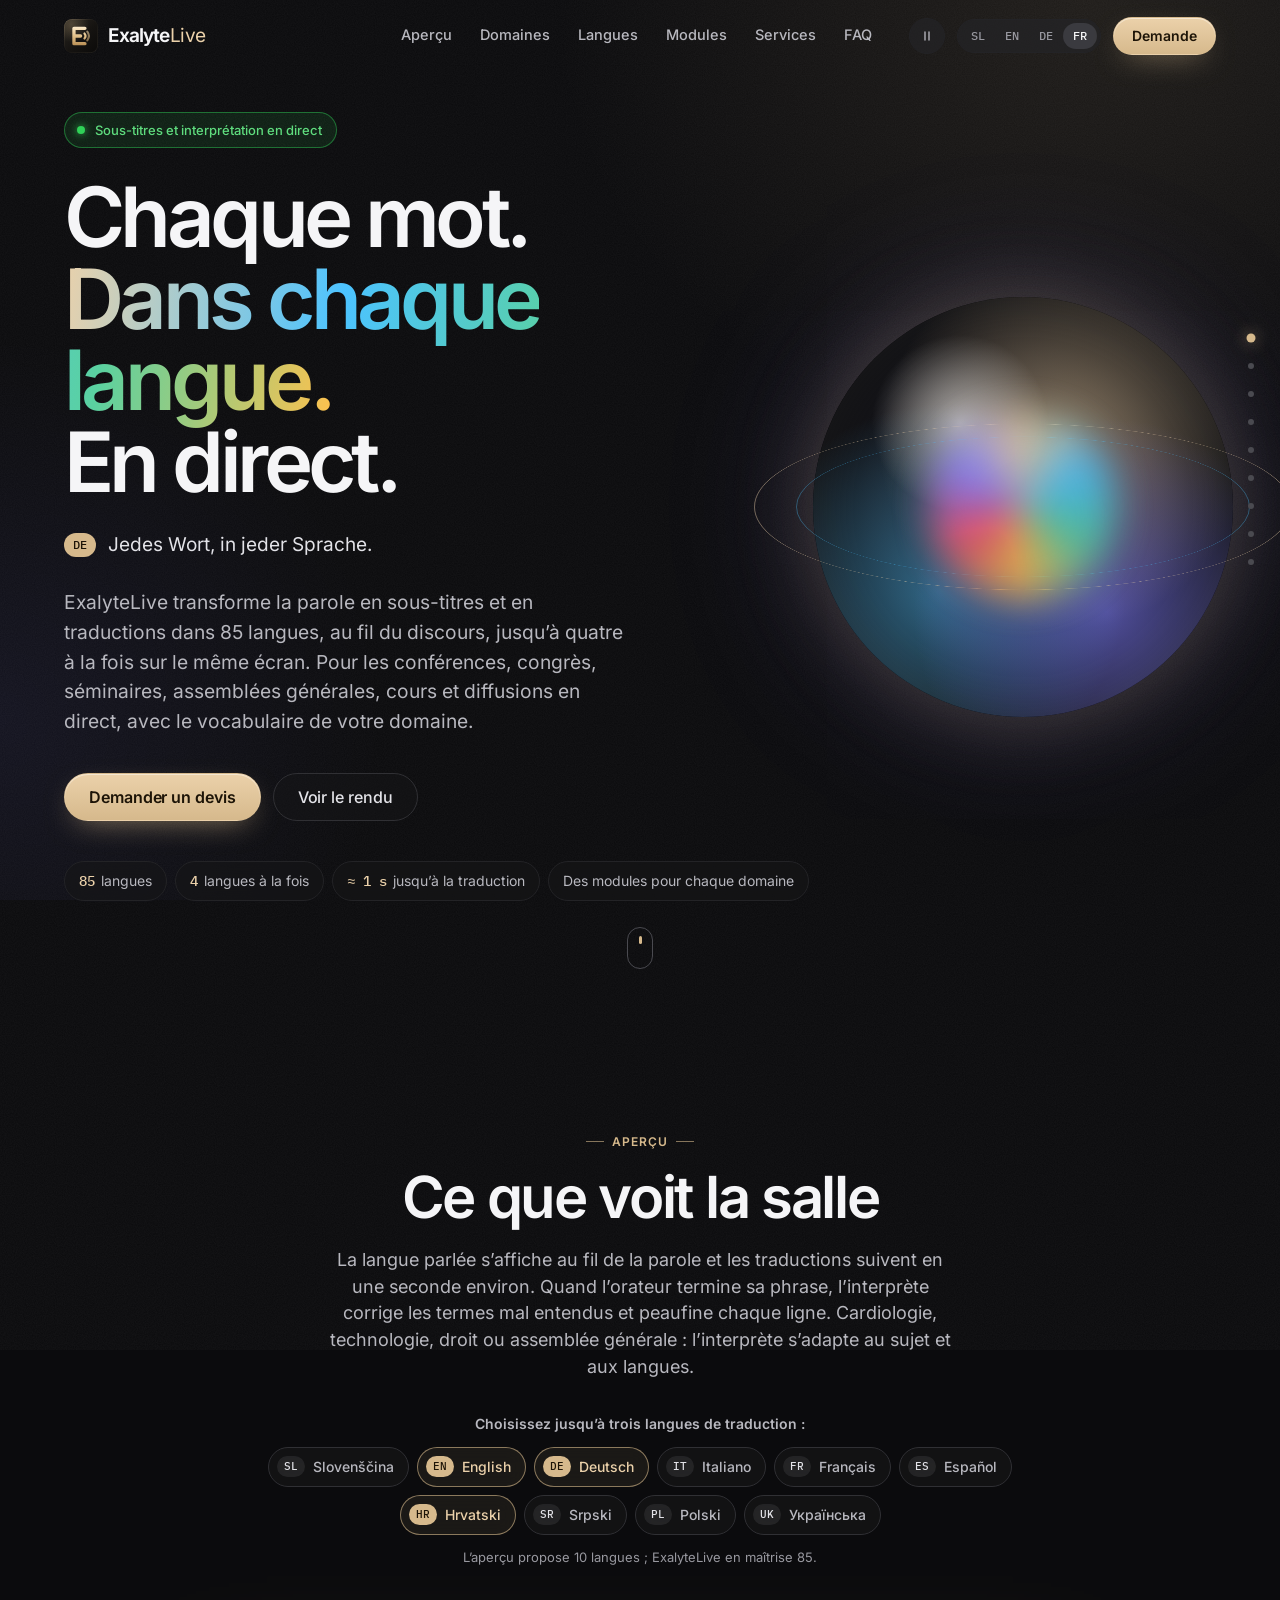
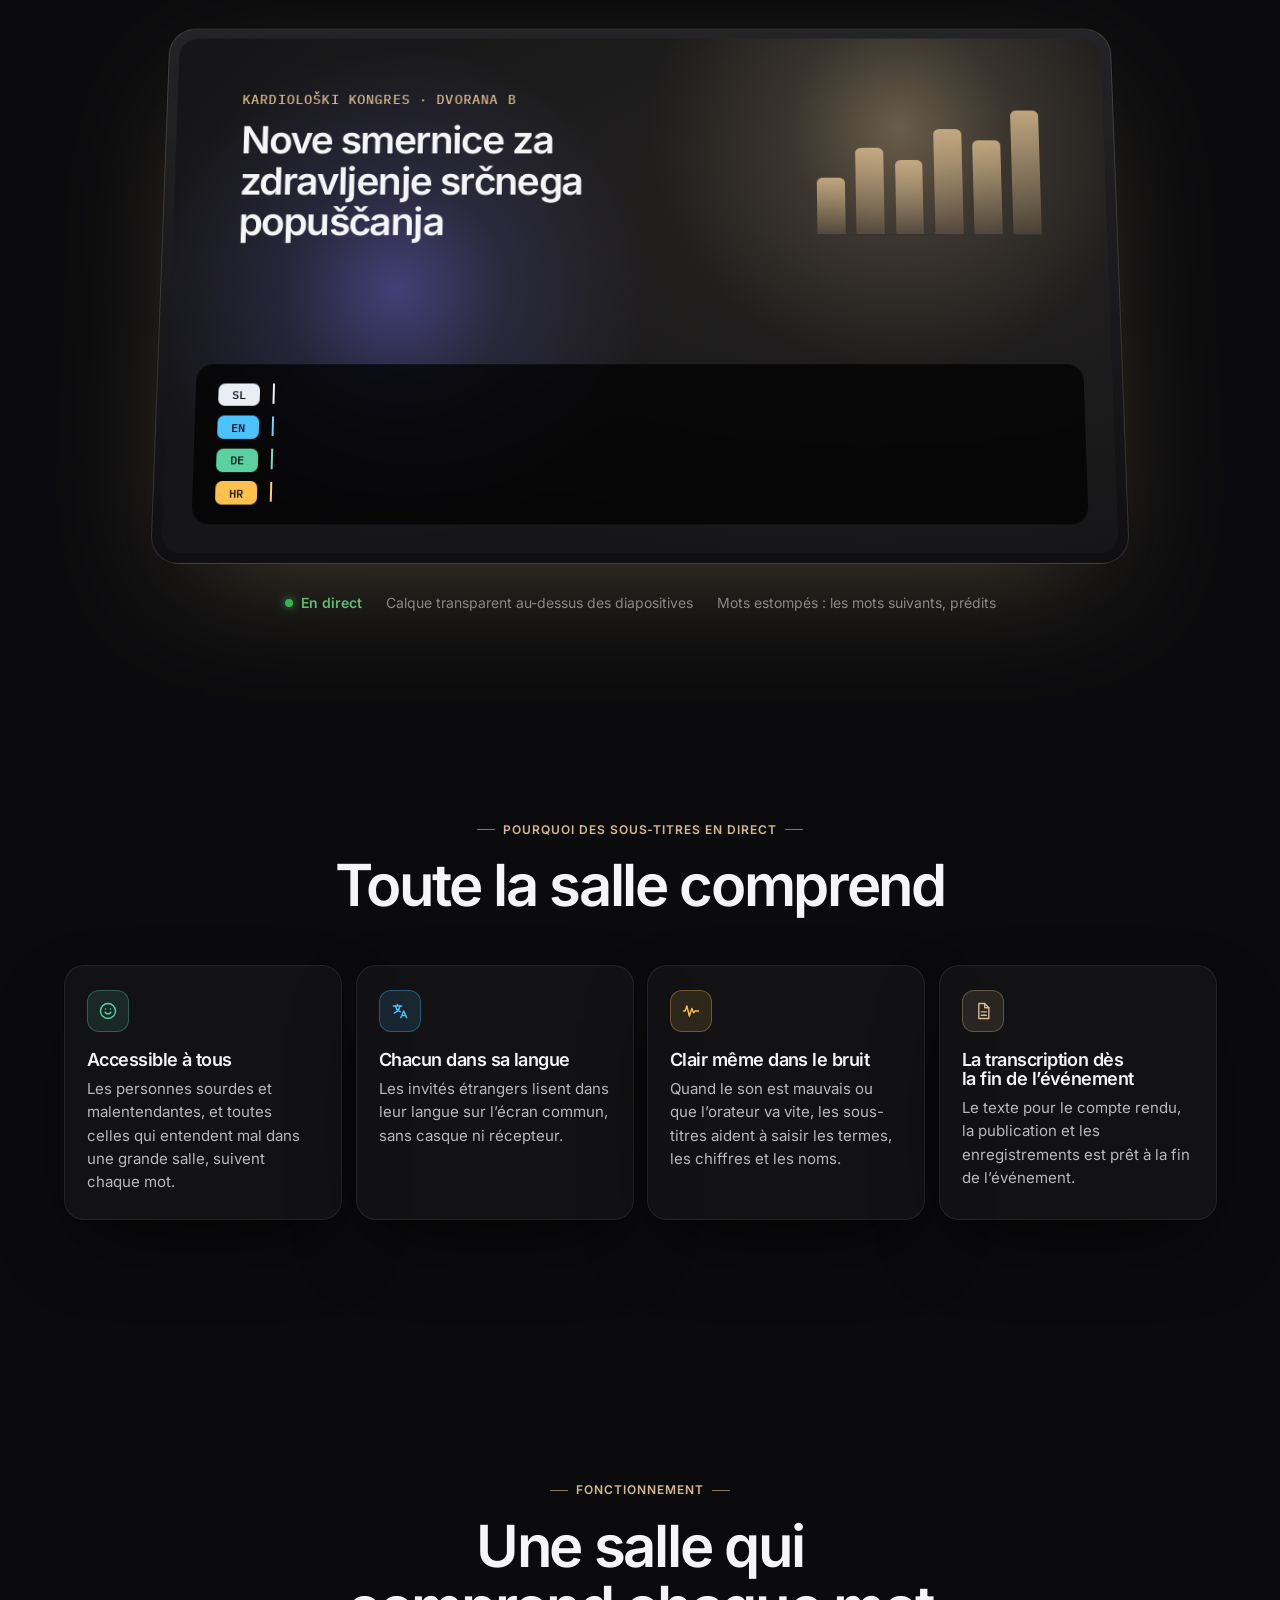
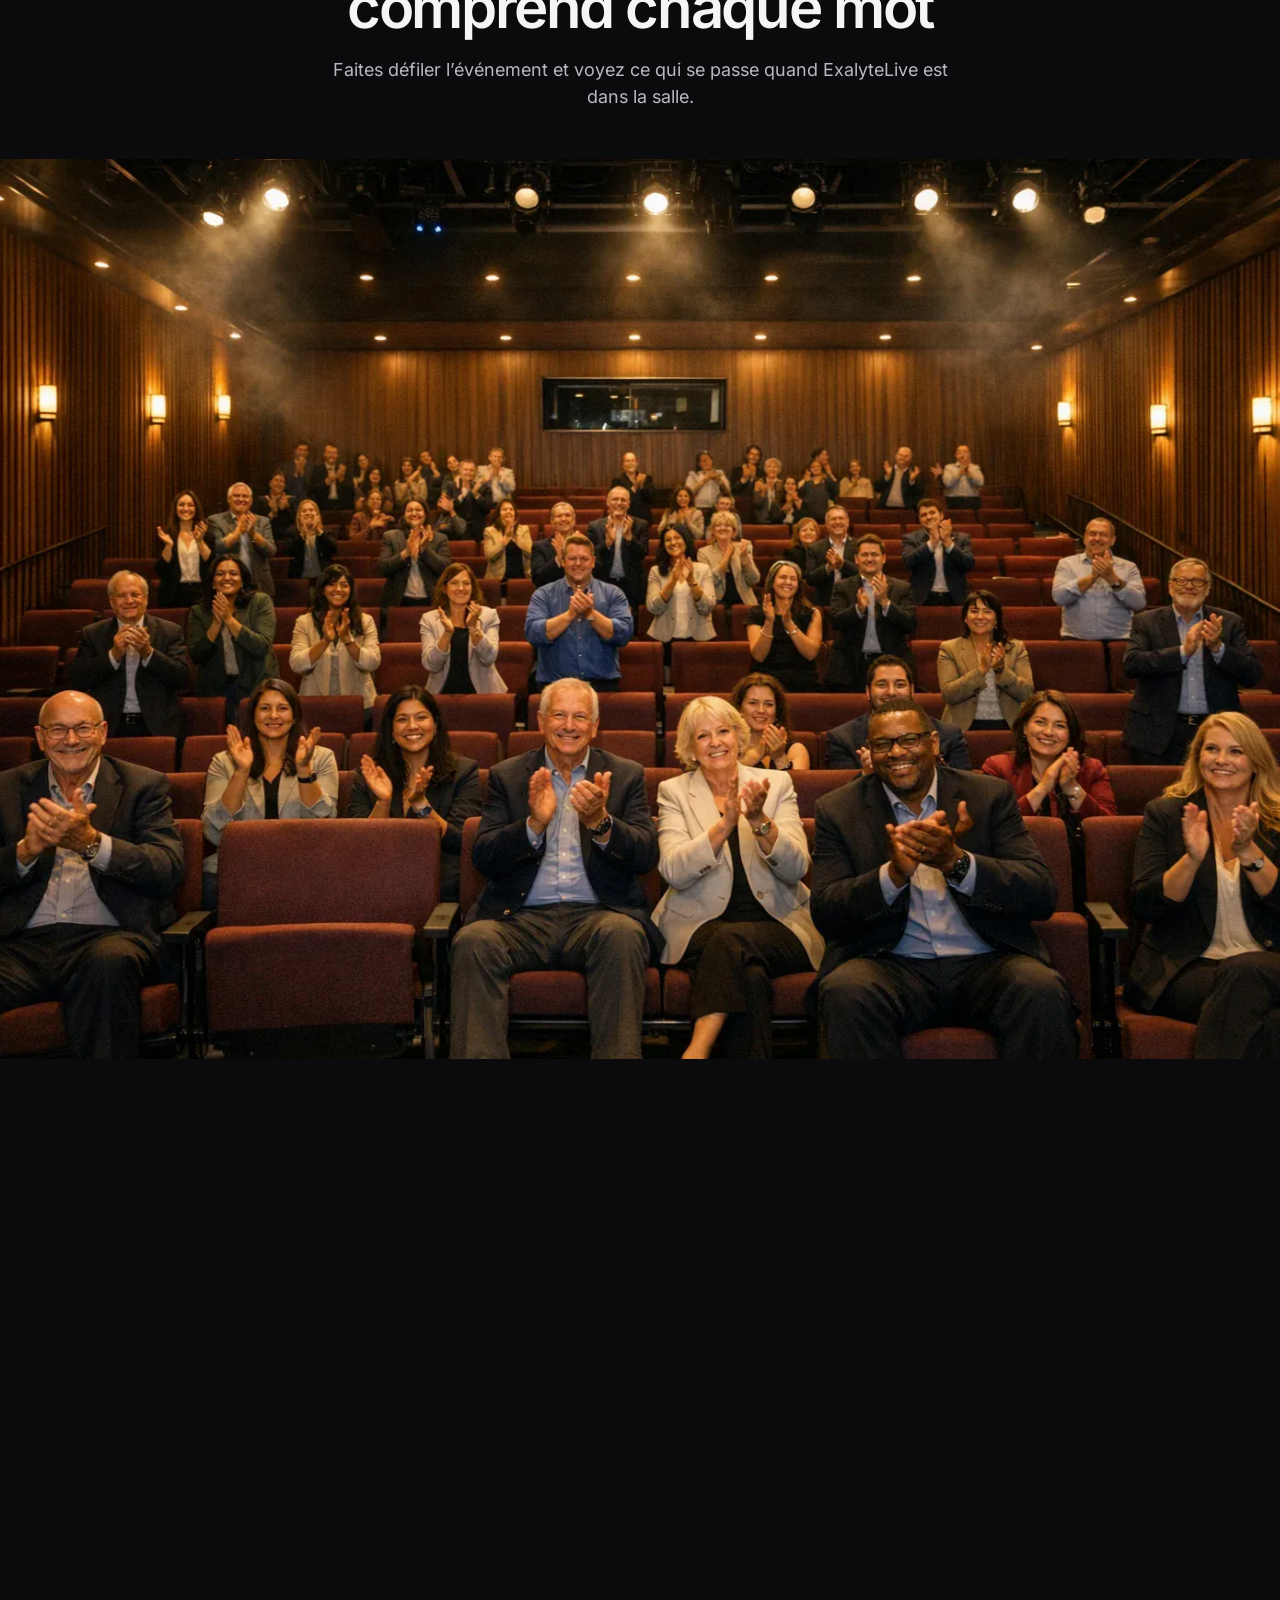
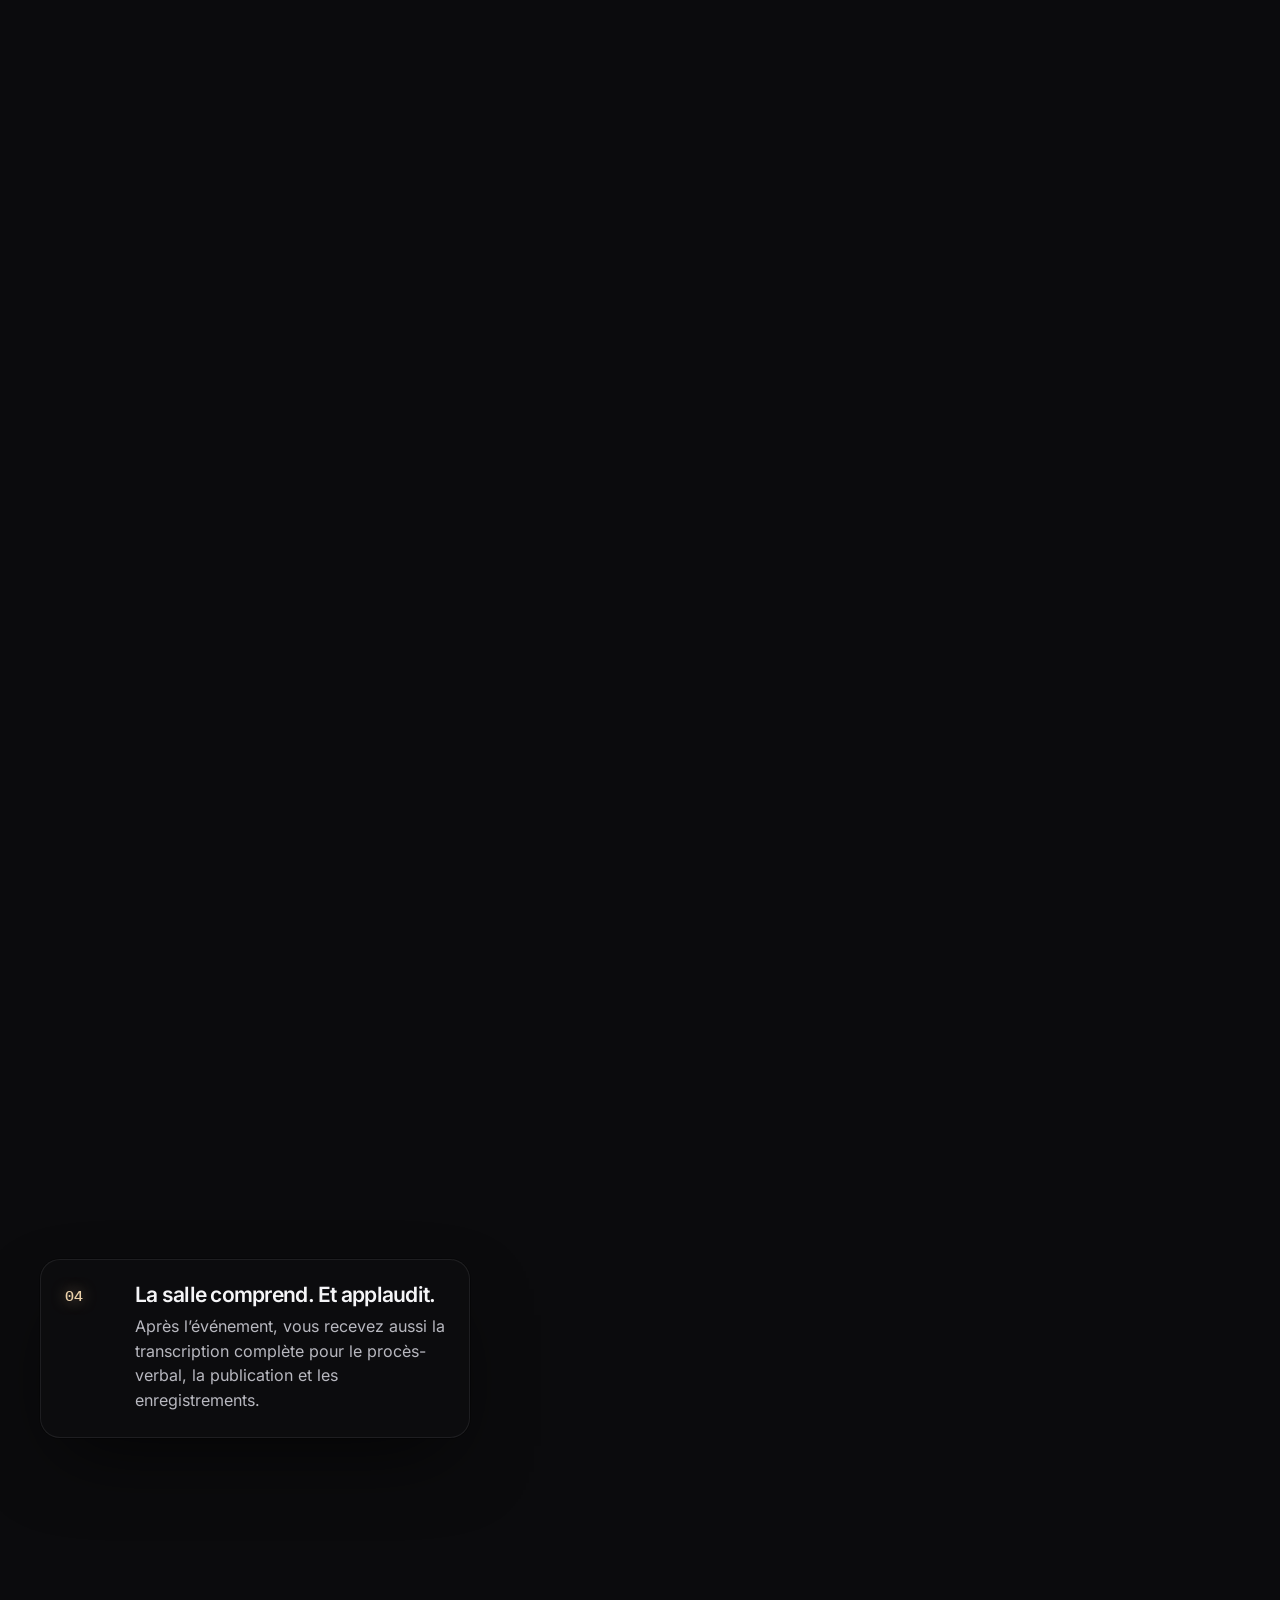
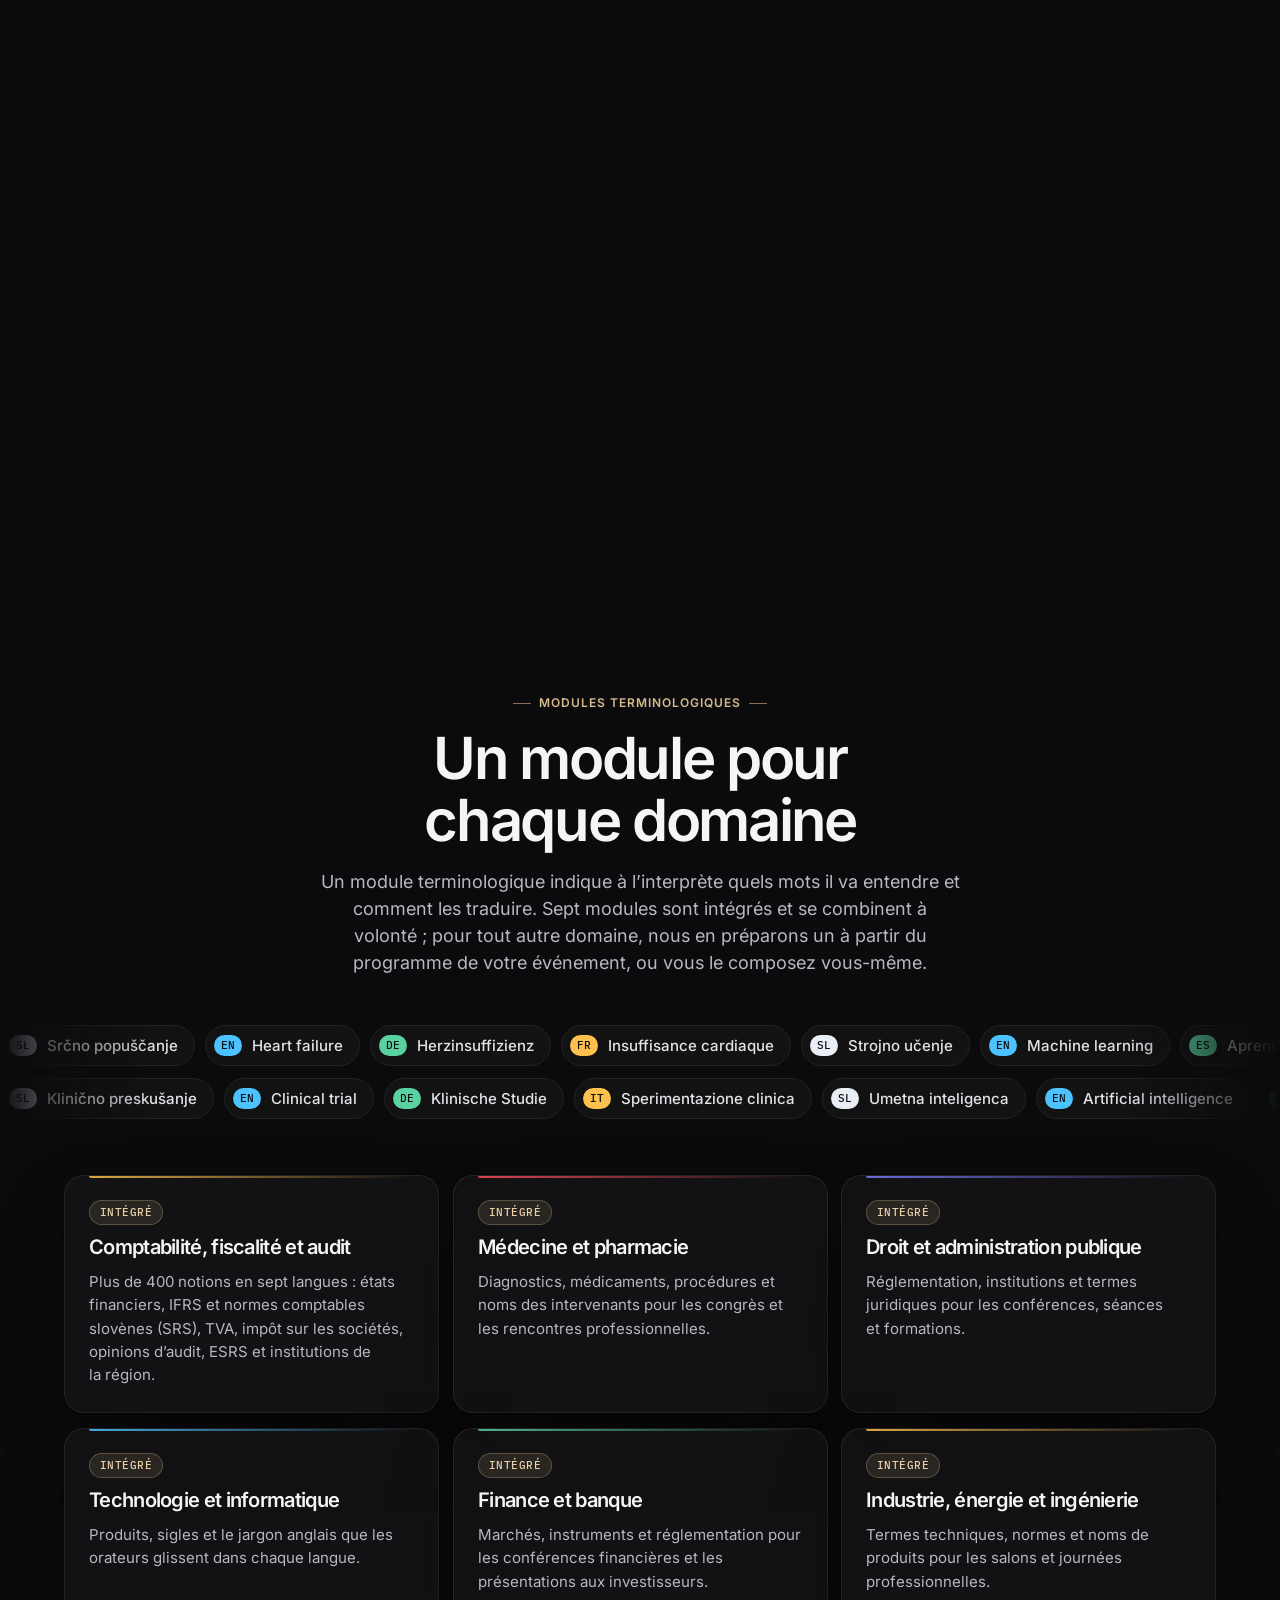
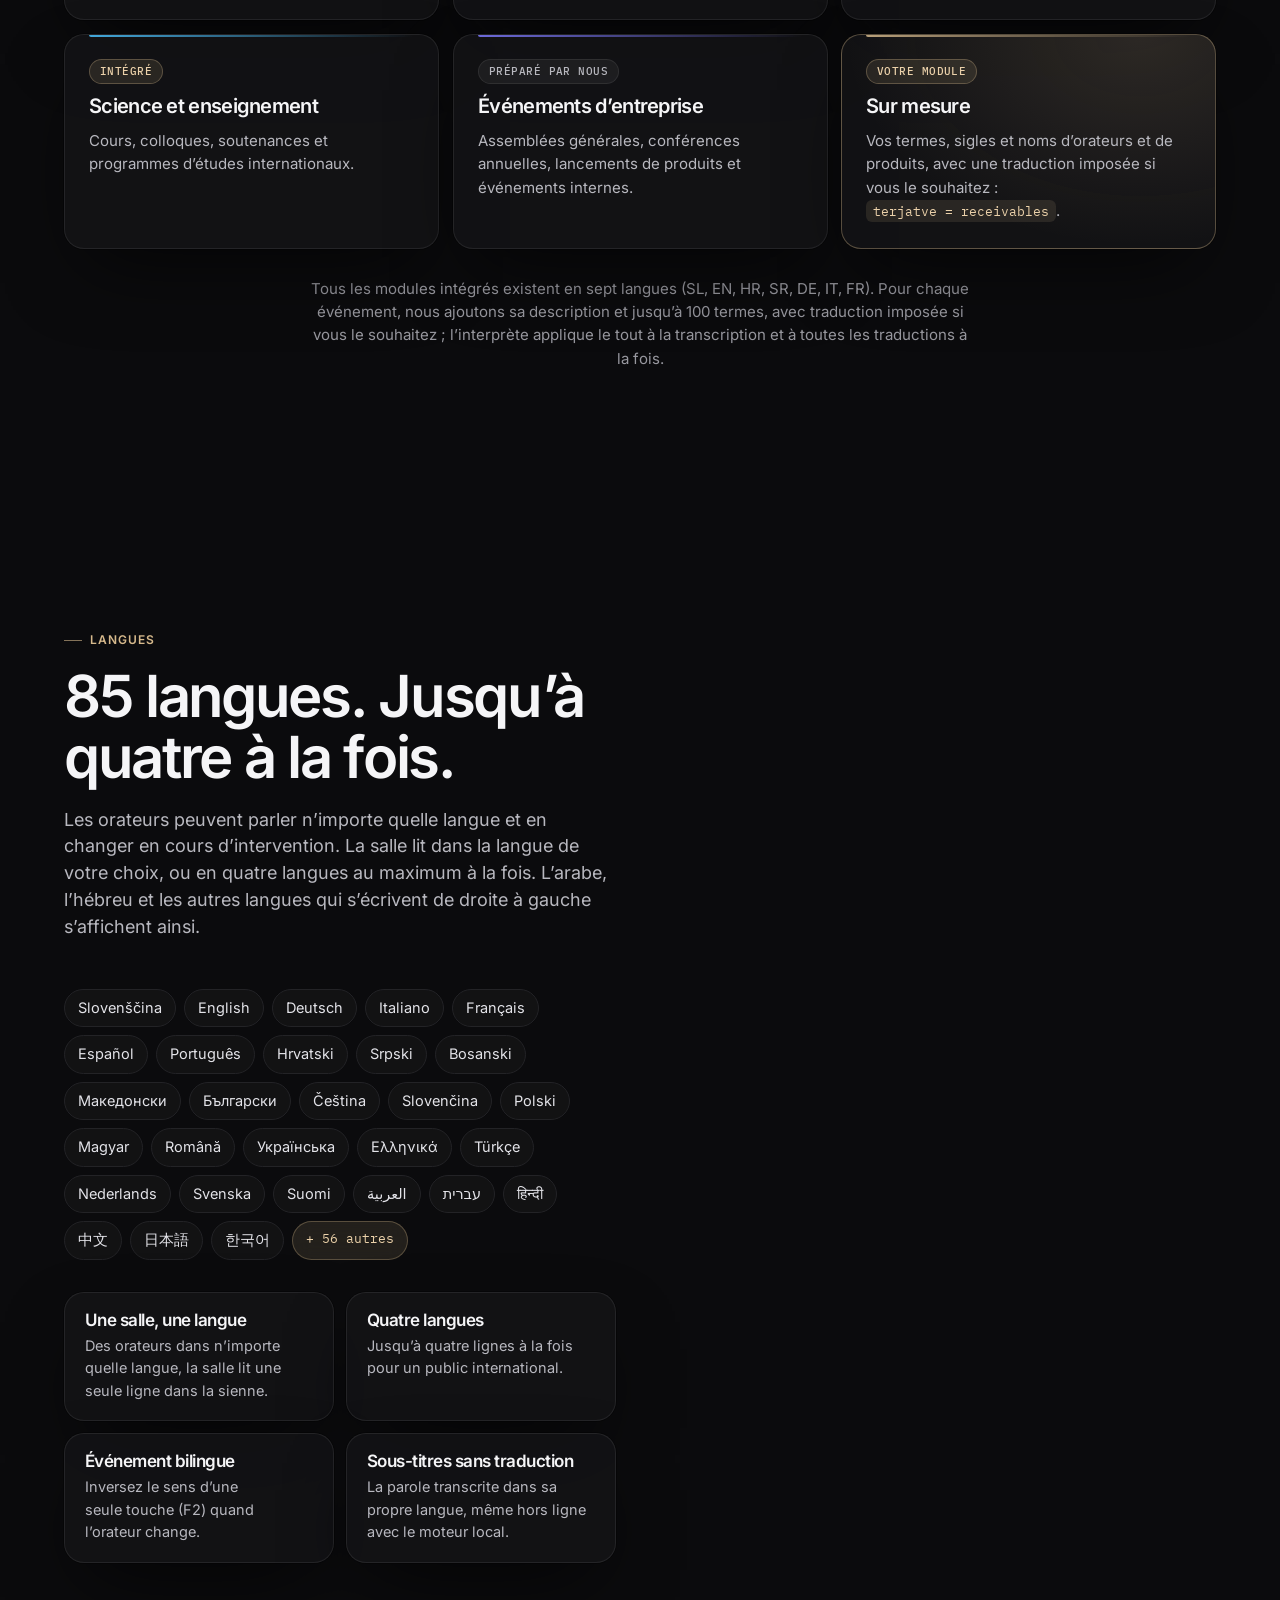
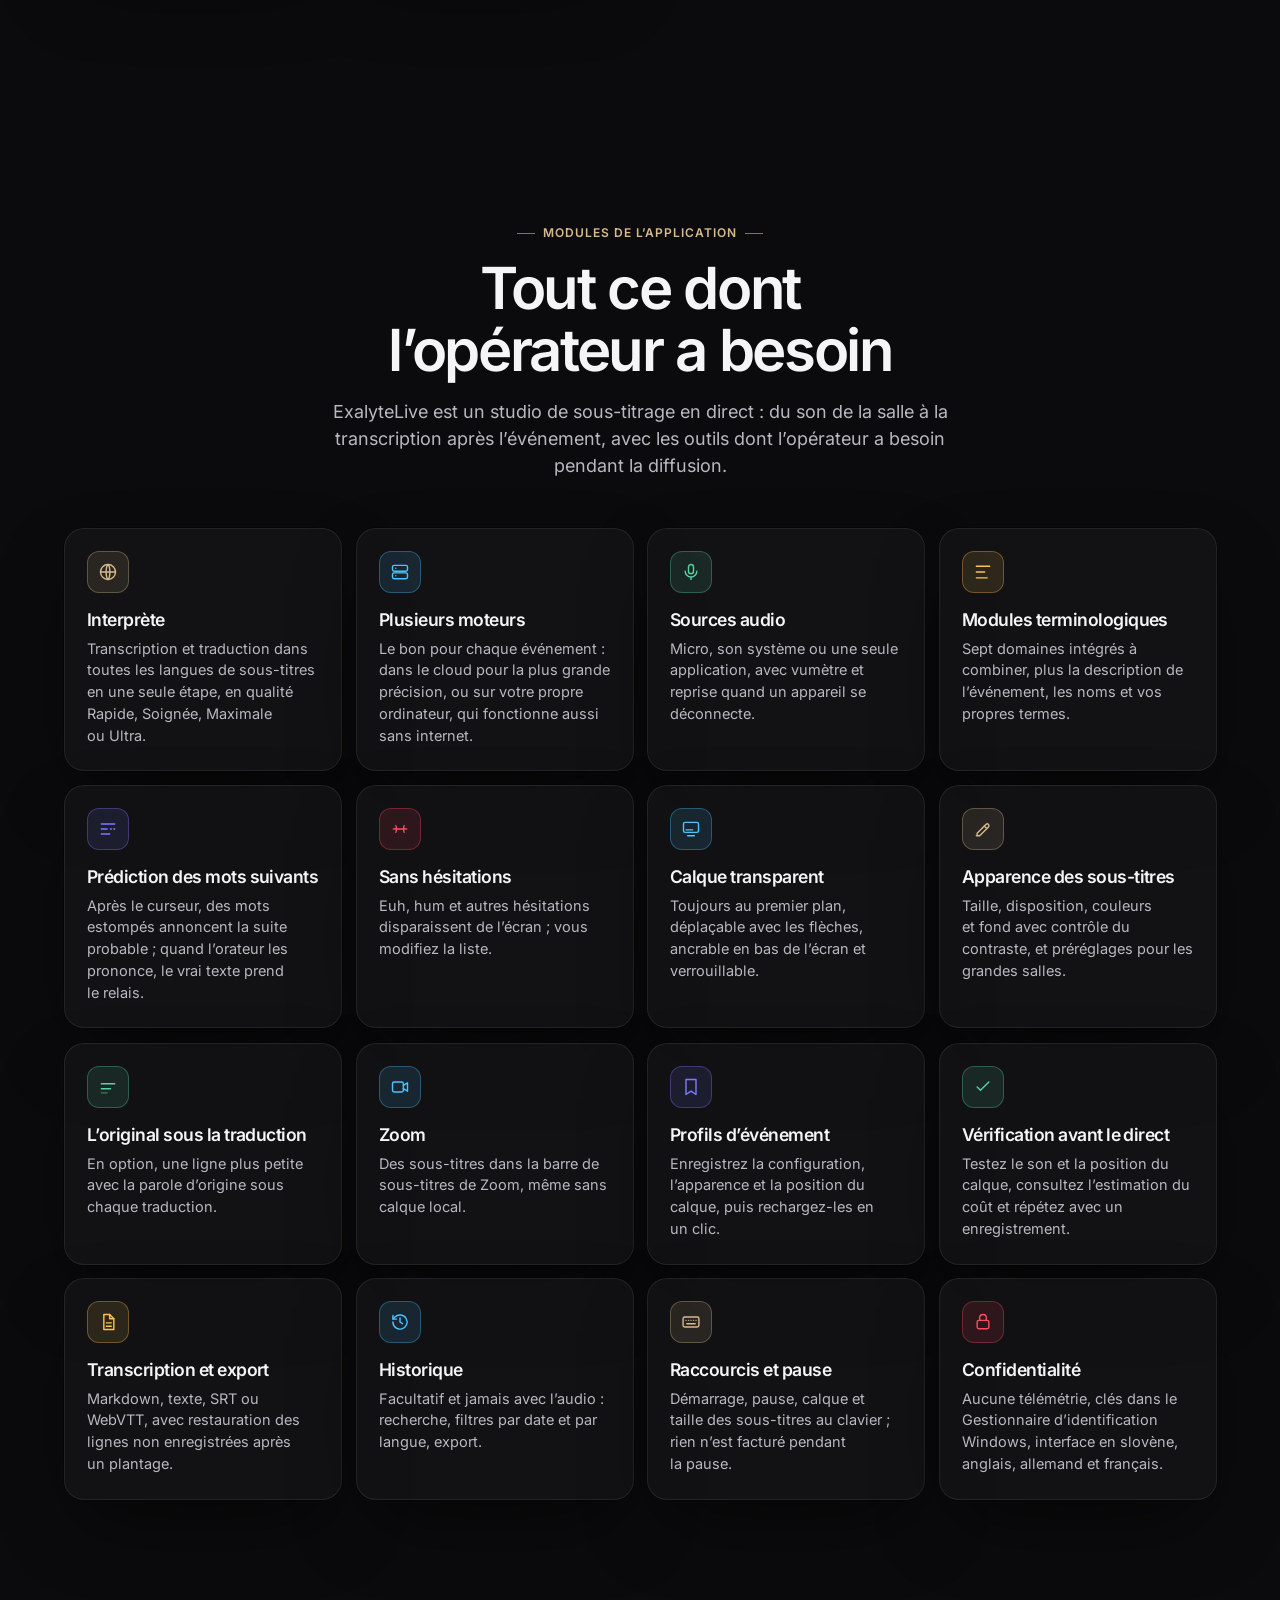
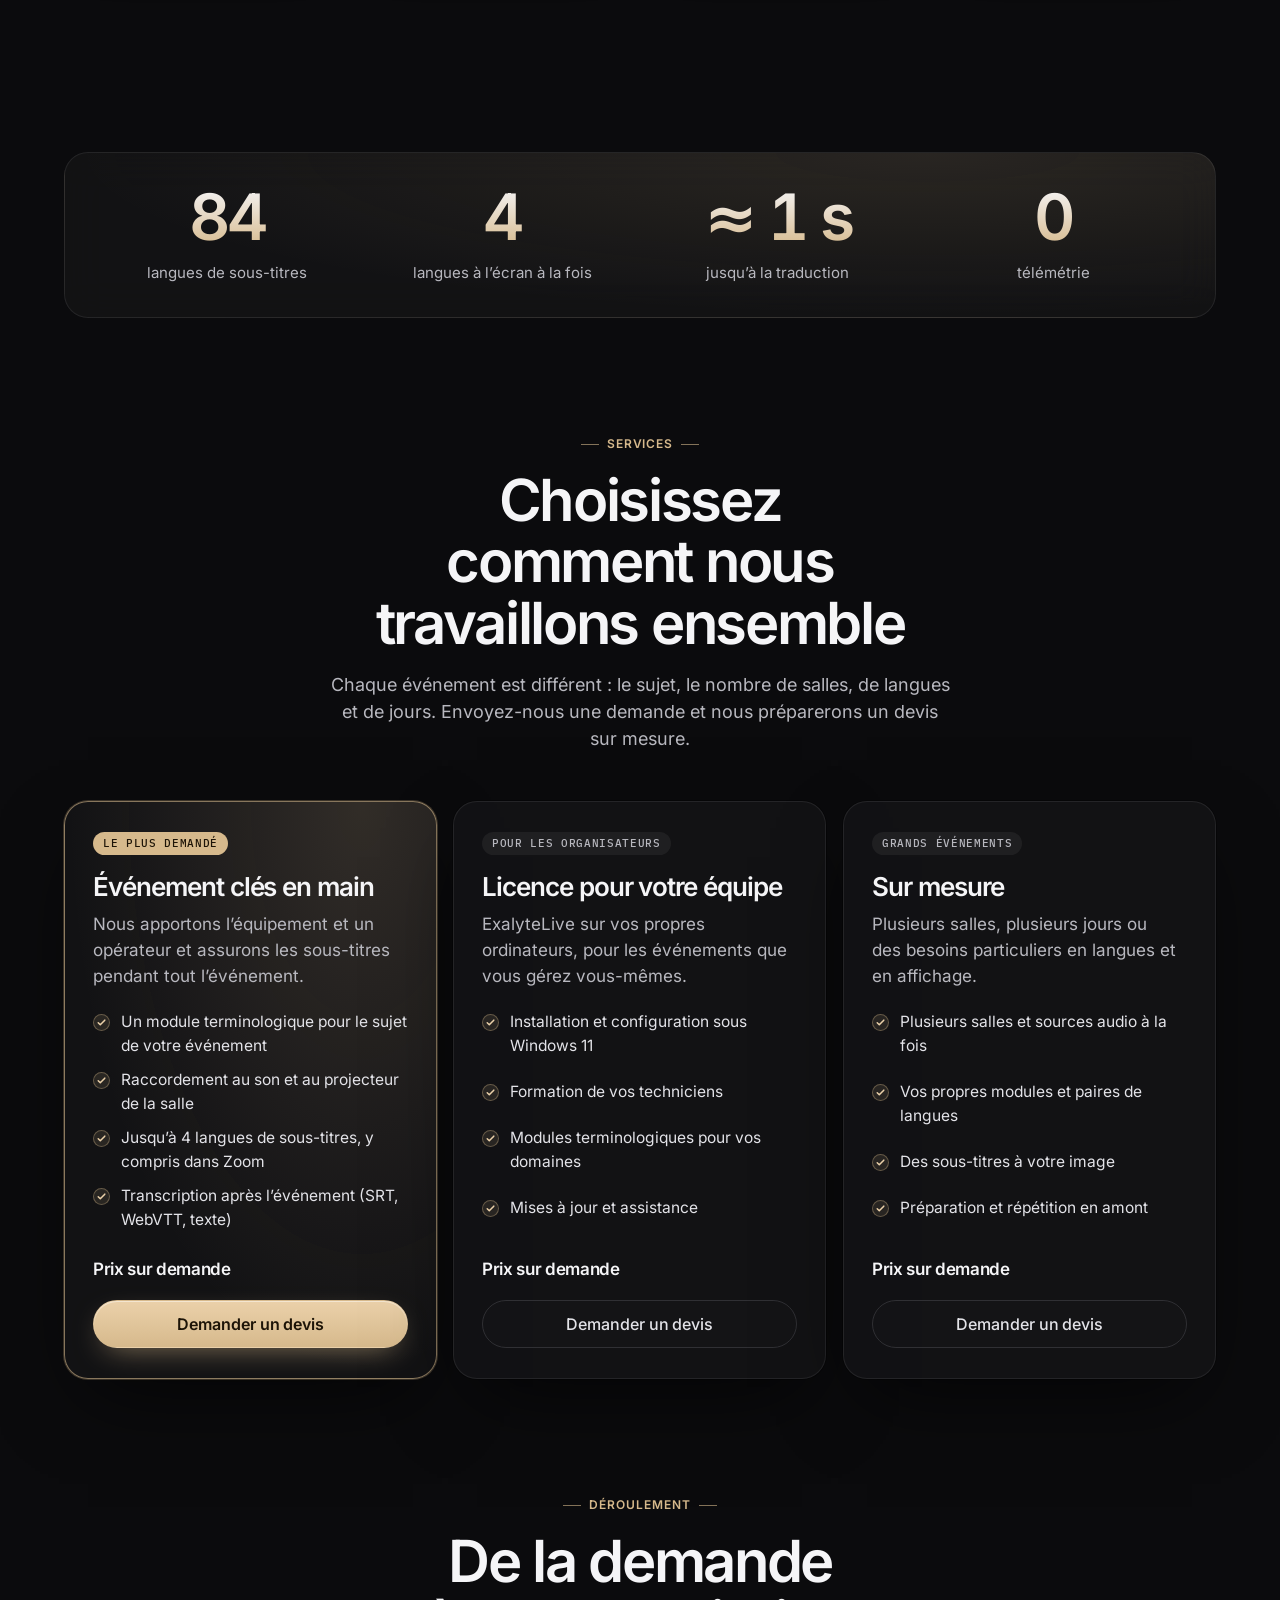
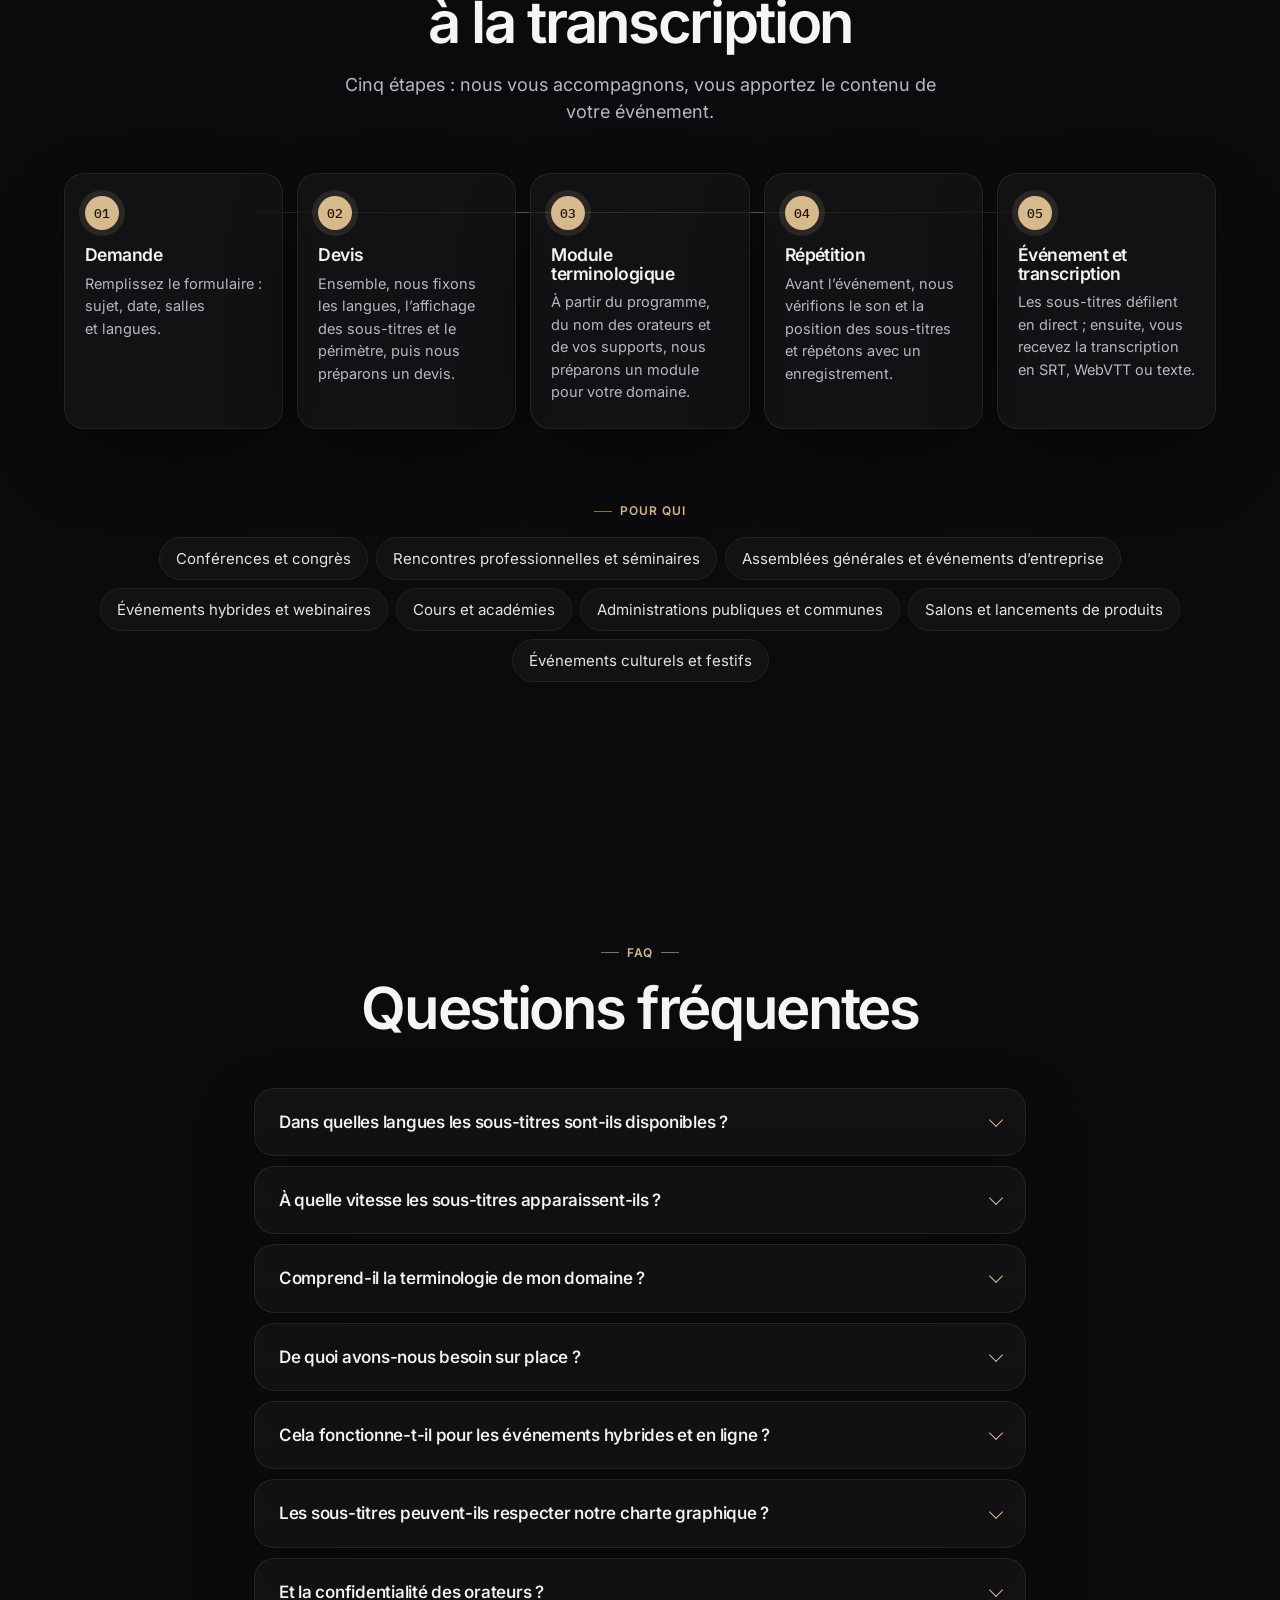
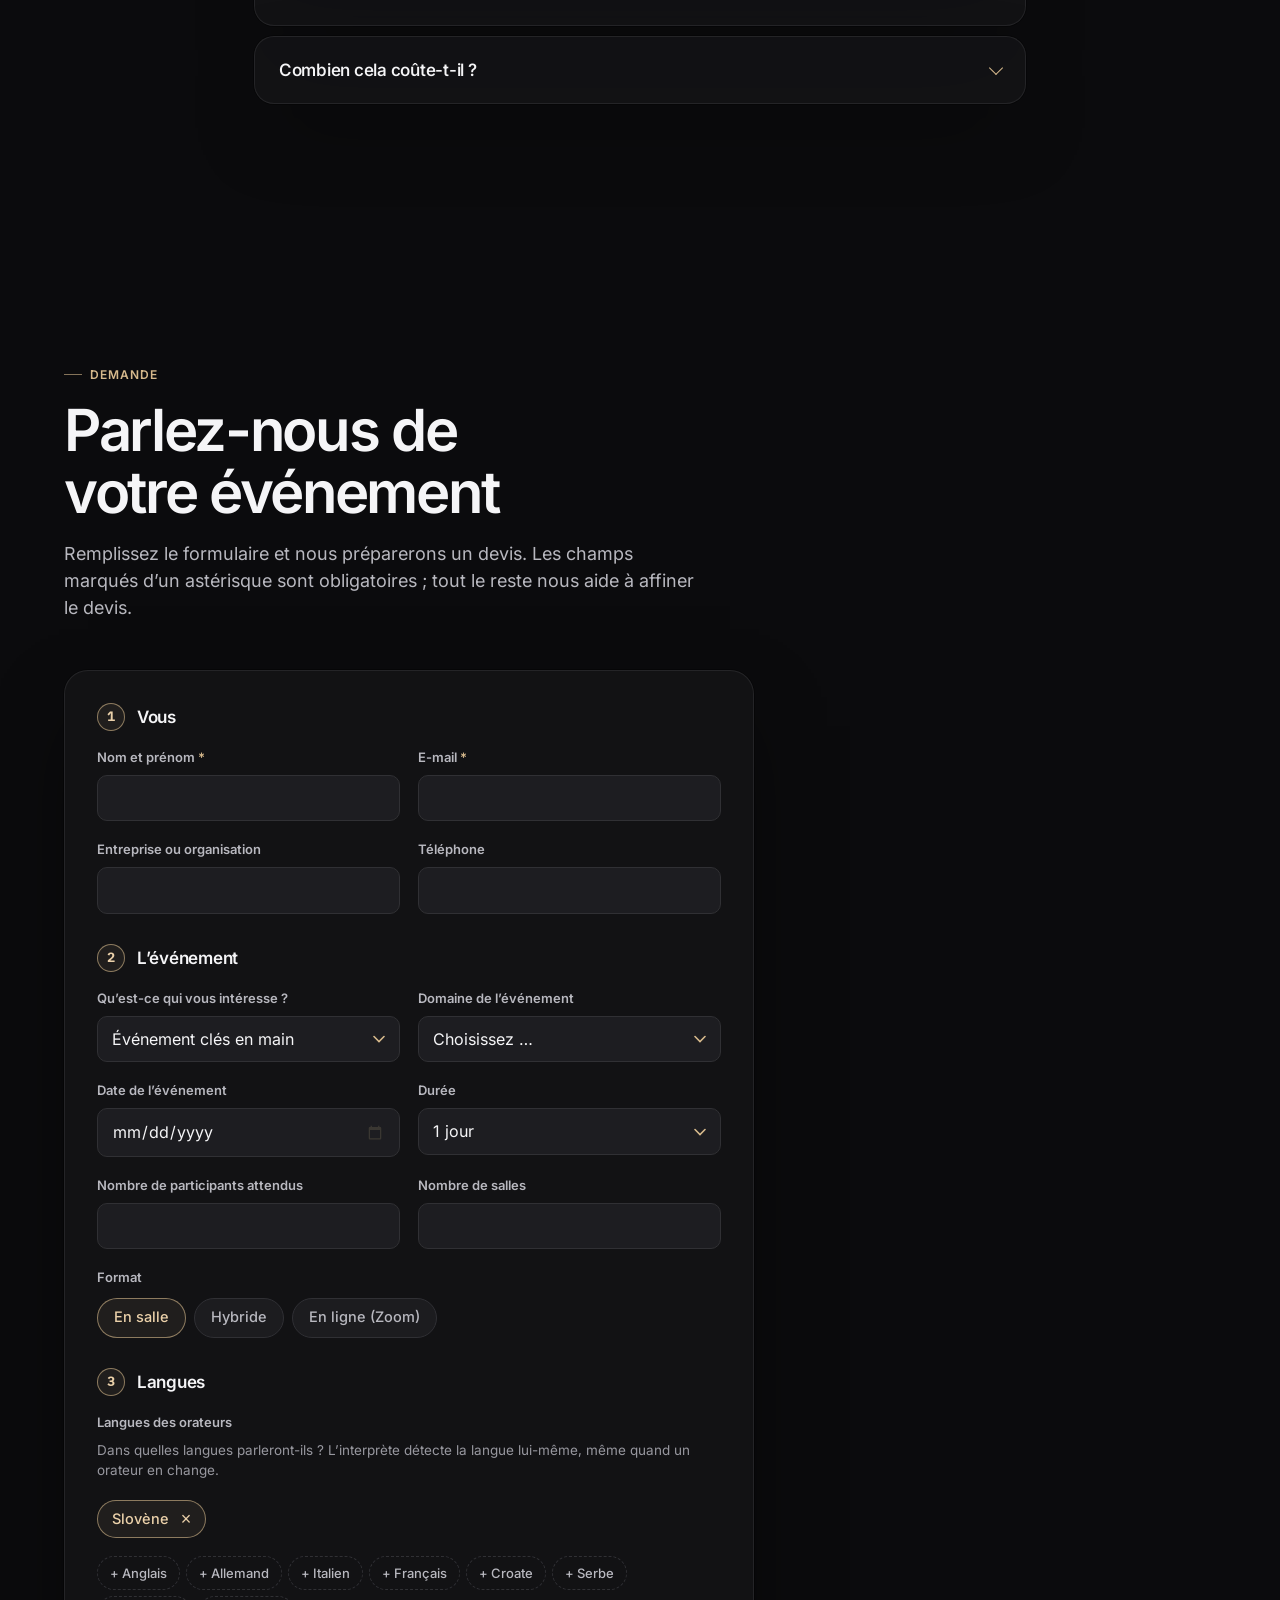
<file: fr/index.html>
<!doctype html>
<html lang="fr" data-prerendered>
	<head>
		<meta charset="UTF-8" >
		<meta name="viewport" content="width=device-width, initial-scale=1.0, viewport-fit=cover" >
		<title>ExalyteLive · Sous-titres et interprétation en direct dans 85 langues</title>
		<meta http-equiv="Content-Security-Policy" content="default-src 'self'; script-src 'self' 'sha256-aL3Pv6ygSyucrLwgv7XagHcNUqYEpcwpRZTImp8W7/g='; style-src 'self' 'unsafe-inline'; img-src 'self' data:; font-src 'self'; connect-src 'self' https://api.web3forms.com; form-action 'self'; base-uri 'self'; object-src 'none'" >
		<link rel="preload" href="../assets/inter-latin-wght-normal-Dx4kXJAl.woff2" as="font" type="font/woff2" crossorigin>
		<meta name="description" content="ExalyteLive transforme la parole en sous-titres et en traductions dans 85 langues, jusqu’à quatre à la fois, avec des modules terminologiques pour chaque domaine.">
		<meta name="theme-color" content="#0b0b0d" >
		<meta name="color-scheme" content="dark" >
		<meta property="og:type" content="website" >
		<meta property="og:site_name" content="ExalyteLive" >
		<meta property="og:locale" content="fr_FR">
		<meta property="og:locale:alternate" content="en_GB" >
		<meta property="og:locale:alternate" content="de_DE" >
		<meta property="og:locale:alternate" content="fr_FR" >
		<meta property="og:title" content="ExalyteLive · Chaque mot. Dans chaque langue. En direct.">
		<meta property="og:description" content="ExalyteLive transforme la parole en sous-titres et en traductions dans 85 langues, jusqu’à quatre à la fois, avec des modules terminologiques pour chaque domaine.">
		<meta property="og:url" content="https://tileninter.github.io/exalytelive-website-site/fr/">
		<meta property="og:image" content="https://tileninter.github.io/exalytelive-website-site/og-image-fr.jpg">
		<meta property="og:image:width" content="1200" >
		<meta property="og:image:height" content="630" >
		<meta property="og:image:alt" content="ExalyteLive: Chaque mot. Dans chaque langue. En direct.">
		<meta name="twitter:card" content="summary_large_image" >
		<link rel="canonical" href="https://tileninter.github.io/exalytelive-website-site/fr/">
		<link rel="alternate" hreflang="sl" href="https://tileninter.github.io/exalytelive-website-site/" >
		<link rel="alternate" hreflang="en" href="https://tileninter.github.io/exalytelive-website-site/en/" >
		<link rel="alternate" hreflang="de" href="https://tileninter.github.io/exalytelive-website-site/de/" >
		<link rel="alternate" hreflang="fr" href="https://tileninter.github.io/exalytelive-website-site/fr/" >
		<link rel="alternate" hreflang="x-default" href="https://tileninter.github.io/exalytelive-website-site/" >
		<link rel="icon" type="image/svg+xml" href="../favicon.svg">
		<link rel="icon" type="image/png" sizes="192x192" href="../icon-192.png">
		<link rel="apple-touch-icon" href="../apple-touch-icon.png">
		<link rel="manifest" href="../site.webmanifest">
		<!-- Marks that scripts run, so content hidden for its entrance animation stays visible without them. -->
		<script>
			document.documentElement.classList.add('js');
		</script>
		<script type="application/ld+json">{
	"@context": "https://schema.org",
	"@type": "SoftwareApplication",
	"url": "https://tileninter.github.io/exalytelive-website-site/",
	"image": "https://tileninter.github.io/exalytelive-website-site/og-image-fr.jpg",
	"name": "ExalyteLive",
	"applicationCategory": "MultimediaApplication",
	"operatingSystem": "Windows 11",
	"inLanguage": [
		"sl",
		"en",
		"de",
		"fr"
	],
	"description": "ExalyteLive transforme la parole en sous-titres et en traductions dans 85 langues, jusqu’à quatre à la fois, avec des modules terminologiques pour chaque domaine."
}</script>
		<script type="application/ld+json">{
	"@context": "https://schema.org",
	"@type": "FAQPage",
	"mainEntity": [
		{
			"@type": "Question",
			"name": "Dans quelles langues les sous-titres sont-ils disponibles ?",
			"acceptedAnswer": {
				"@type": "Answer",
				"text": "En 85 langues, jusqu’à quatre à la fois sur le même écran. Les orateurs peuvent parler n’importe laquelle de ces langues et en changer en cours de route ; l’interprète détecte la langue automatiquement."
			}
		},
		{
			"@type": "Question",
			"name": "À quelle vitesse les sous-titres apparaissent-ils ?",
			"acceptedAnswer": {
				"@type": "Answer",
				"text": "La langue parlée s’écrit pendant qu’on parle. Les traductions suivent en une seconde environ et se mettent à jour pendant les longues phrases ; à la fin de chaque phrase, l’interprète les peaufine."
			}
		},
		{
			"@type": "Question",
			"name": "Comprend-il la terminologie de mon domaine ?",
			"acceptedAnswer": {
				"@type": "Answer",
				"text": "Oui. Sept modules terminologiques sont intégrés (comptabilité, médecine, droit, technologie, finance, industrie et science) et plusieurs peuvent être actifs à la fois. Pour chaque événement, nous ajoutons la description, le nom des orateurs ainsi que des termes et sigles avec traduction imposée si vous le souhaitez."
			}
		},
		{
			"@type": "Question",
			"name": "Cela fonctionne-t-il pour les événements hybrides et en ligne ?",
			"acceptedAnswer": {
				"@type": "Answer",
				"text": "Oui. Les sous-titres peuvent s’afficher dans un calque transparent au-dessus des diapositives, sur un écran séparé ou dans la barre de sous-titres de Zoom. Après l’événement, vous recevez la transcription en SRT, WebVTT, Markdown ou texte."
			}
		}
	]
}</script>
		<script type="module" crossorigin src="../assets/main-B8m7fmTV.js"></script>
		<link rel="modulepreload" crossorigin href="../assets/i18n-D9zUEIJ-.js">
		<link rel="stylesheet" crossorigin href="../assets/i18n-DrBZSyvW.css">
		<link rel="stylesheet" crossorigin href="../assets/main-DVCAyn8-.css">
	</head>
	<body data-page="home">
		<a class="skip-link" href="#main" data-i18n="skip">Aller au contenu</a>
		<div class="backdrop" aria-hidden="true"></div>
		<canvas id="morph" aria-hidden="true"></canvas>
		<div class="grain" aria-hidden="true"></div>
		<div class="progress" id="progress" aria-hidden="true"></div>

		<header class="nav" id="nav">
			<div class="container nav__inner">
				<a class="brand" href="#domov" aria-label="ExalyteLive">
					<img class="brand__mark" src="../favicon.svg" alt width="34" height="34">
					<span class="brand__name">Exalyte<span>Live</span></span>
				</a>
				<nav class="nav__links" id="nav-links" aria-label="Navigation principale" data-i18n-attr="aria-label:nav.label">
					<a href="#demo" data-i18n="nav.demo">Aperçu</a>
					<a href="#podrocja" data-i18n="nav.fields">Domaines</a>
					<a href="#jeziki" data-i18n="nav.languages">Langues</a>
					<a href="#moduli" data-i18n="nav.modules">Modules</a>
					<a href="#paketi" data-i18n="nav.plans">Services</a>
					<a href="#vprasanja" data-i18n="nav.faq">FAQ</a>
					<button class="motion-toggle motion-toggle--menu" type="button" data-motion-toggle>
						<svg class="motion-toggle__icon motion-toggle__icon--pause" viewBox="0 0 24 24" aria-hidden="true">
							<path d="M9 6v12M15 6v12" ></path></svg><svg class="motion-toggle__icon motion-toggle__icon--play" viewBox="0 0 24 24" aria-hidden="true">
							<path d="M8 5.5v13l10.5-6.5L8 5.5Z" ></path>
						</svg>
						<span class="motion-toggle__label">Ustavi animacije</span>
					</button>
				</nav>
				<div class="nav__actions">
					<button class="motion-toggle motion-toggle--nav" type="button" data-motion-toggle>
						<svg class="motion-toggle__icon motion-toggle__icon--pause" viewBox="0 0 24 24" aria-hidden="true">
							<path d="M9 6v12M15 6v12" ></path></svg><svg class="motion-toggle__icon motion-toggle__icon--play" viewBox="0 0 24 24" aria-hidden="true">
							<path d="M8 5.5v13l10.5-6.5L8 5.5Z" ></path>
						</svg>
						<span class="motion-toggle__label">Ustavi animacije</span>
					</button>
					<div class="lang-switch" role="group" aria-label="Langue de la page" data-i18n-attr="aria-label:nav.langLabel">
						<button type="button" data-lang="sl" aria-pressed="false" data-href="../">SL</button>
						<button type="button" data-lang="en" aria-pressed="false" data-href="../en/">EN</button>
						<button type="button" data-lang="de" aria-pressed="false" data-href="../de/">DE</button>
						<button type="button" data-lang="fr" aria-pressed="true" data-href="../fr/">FR</button>
					</div>
					<a class="btn btn--primary btn--sm nav__cta" href="#povprasevanje" data-i18n="nav.cta">Demande</a>
					<button class="nav__toggle" type="button" aria-controls="nav-links" aria-expanded="false" aria-label="Ouvrir le menu" data-i18n-attr="aria-label:nav.menu">
						<span></span><span></span>
					</button>
				</div>
			</div>
		</header>

		<nav class="dots" id="dots" aria-label="Sections de la page" data-i18n-attr="aria-label:nav.sections">
			<ol>
				<li>
					<a href="#domov"><span class="dots__label" data-i18n="nav.home">Accueil</span></a>
				</li>
				<li>
					<a href="#demo"><span class="dots__label" data-i18n="nav.demo">Aperçu</span></a>
				</li>
				<li>
					<a href="#kako"><span class="dots__label" data-i18n="how.kicker">Fonctionnement</span></a>
				</li>
				<li>
					<a href="#podrocja"><span class="dots__label" data-i18n="nav.fields">Domaines</span></a>
				</li>
				<li>
					<a href="#jeziki"><span class="dots__label" data-i18n="nav.languages">Langues</span></a>
				</li>
				<li>
					<a href="#moduli"><span class="dots__label" data-i18n="nav.modules">Modules</span></a>
				</li>
				<li>
					<a href="#paketi"><span class="dots__label" data-i18n="nav.plans">Services</span></a>
				</li>
				<li>
					<a href="#vprasanja"><span class="dots__label" data-i18n="nav.faq">FAQ</span></a>
				</li>
				<li>
					<a href="#povprasevanje"><span class="dots__label" data-i18n="nav.cta">Demande</span></a>
				</li>
			</ol>
		</nav>

		<main id="main">
			<!-- HERO ------------------------------------------------------------------------------>
			<section 				class="hero"
				id="domov"
				data-shape="0"
				data-side="right"
				data-col="0.8"
				data-col-width="0.42"
				data-m-y="0.5"
				data-m-scale="0.5"
			>
				<div class="container hero__grid">
					<div class="hero__copy">
						<p class="eyebrow reveal">
							<span class="live-dot" aria-hidden="true"></span>
							<span data-i18n="hero.eyebrow">Sous-titres et interprétation en direct</span>
						</p>
						<h1 class="hero__title reveal" data-i18n-html="hero.title">Chaque mot.<br><span class="grad">Dans chaque langue.</span><br>En direct.</h1>
						<p class="rotator reveal" id="rotator" aria-hidden="true">
							<b class="rotator__code">EN</b><span class="rotator__text">Every word, in every language.</span>
						</p>
						<p class="hero__lead reveal" data-i18n="hero.lead">ExalyteLive transforme la parole en sous-titres et en traductions dans 85 langues, au fil du discours, jusqu’à quatre à la fois sur le même écran. Pour les conférences, congrès, séminaires, assemblées générales, cours et diffusions en direct, avec le vocabulaire de votre domaine.</p>
						<div class="hero__ctas reveal">
							<a class="btn btn--primary" href="#povprasevanje" data-i18n="hero.cta">Demander un devis</a>
							<a class="btn btn--ghost" href="#demo" data-i18n="hero.secondary">Voir le rendu</a>
						</div>
						<ul class="hero__chips reveal" aria-label="Points clés" data-i18n-attr="aria-label:hero.chipsLabel">
							<li><b>85</b> <span data-i18n="hero.chip1">langues</span></li>
							<li><b>4</b> <span data-i18n="hero.chip2">langues à la fois</span></li>
							<li><b>≈ 1 s</b> <span data-i18n="hero.chip3">jusqu’à la traduction</span></li>
							<li><span data-i18n="hero.chip4">Des modules pour chaque domaine</span></li>
						</ul>
					</div>
					<!-- Shown only without WebGL: a CSS take on the 3D orb. -->
					<div class="hero__fallback" aria-hidden="true">
						<div class="orb">
							<span class="orb__ring"></span><span class="orb__ring orb__ring--b"></span><span class="orb__core"></span>
						</div>
					</div>
				</div>
				<a class="scroll-cue" href="#demo" aria-label="Continuer" data-i18n-attr="aria-label:hero.scroll">
					<span></span>
				</a>
			</section>

			<!-- DEMO ------------------------------------------------------------------------------>
			<section class="section demo" id="demo" data-shape="1" data-side="center">
				<div class="container">
					<header class="section__head section__head--center reveal">
						<p class="kicker" data-i18n="demo.kicker">Aperçu</p>
						<h2 data-i18n="demo.title">Ce que voit la salle</h2>
						<p data-i18n="demo.lead">La langue parlée s’affiche au fil de la parole et les traductions suivent en une seconde environ. Quand l’orateur termine sa phrase, l’interprète corrige les termes mal entendus et peaufine chaque ligne. Cardiologie, technologie, droit ou assemblée générale : l’interprète s’adapte au sujet et aux langues.</p>
					</header>

					<p class="sr-only" data-i18n="demo.sr">Exemple de sous-titres : le discours s’affiche en direct dans sa langue, avec en dessous des traductions dans trois autres langues.</p>
					<div class="demo-langs reveal" id="demo-langs" role="group" aria-labelledby="demo-langs-label">
						<p class="demo-langs__label" id="demo-langs-label" data-i18n="demo.pick">Choisissez jusqu’à trois langues de traduction :</p>
						<div class="demo-langs__list"></div>
						<p class="demo-langs__note" data-i18n="demo.pickNote">L’aperçu propose 10 langues ; ExalyteLive en maîtrise 85.</p>
					</div>
					<div class="stage reveal" id="stage">
						<div class="stage__bezel">
							<div class="stage__screen">
								<div class="stage__aura" aria-hidden="true"><span></span><span></span></div>
								<div class="slide" aria-hidden="true">
									<p class="slide__kicker">Kardiološki kongres · Dvorana B</p>
									<p class="slide__title">Nove smernice za zdravljenje srčnega popuščanja</p>
									<div class="slide__bars">
										<span style="--h: 42%"></span><span style="--h: 64%"></span><span style="--h: 55%"></span><span style="--h: 78%"></span><span style="--h: 70%"></span><span style="--h: 92%"></span>
									</div>
								</div>
								<div class="captions" aria-hidden="true">
									<div class="lane" data-tone="white">
										<span class="lane__chip">SL</span>
										<p class="lane__text is-final" lang="sl">
											Pri bolnikih s srčnim popuščanjem najprej optimiziramo zdravljenje z zaviralci SGLT2.
										</p>
									</div>
									<div class="lane" data-tone="cyan">
										<span class="lane__chip">EN</span>
										<p class="lane__text is-final" lang="en">
											In patients with heart failure, we first optimise treatment with SGLT2 inhibitors.
										</p>
									</div>
									<div class="lane" data-tone="green">
										<span class="lane__chip">DE</span>
										<p class="lane__text is-final" lang="de">
											Bei Patienten mit Herzinsuffizienz optimieren wir zuerst die Therapie mit SGLT2-Hemmern.
										</p>
									</div>
									<div class="lane" data-tone="amber">
										<span class="lane__chip">HR</span>
										<p class="lane__text is-final" lang="hr">
											Kod bolesnika sa zatajivanjem srca najprije optimiziramo liječenje inhibitorima SGLT2.
										</p>
									</div>
								</div>
							</div>
						</div>
						<div class="stage__meta">
							<span class="badge badge--live"
								><span class="live-dot" aria-hidden="true"></span><span data-i18n="demo.live">En direct</span></span>
							<span data-i18n="demo.meta1">Calque transparent au-dessus des diapositives</span>
							<span data-i18n="demo.meta2">Mots estompés : les mots suivants, prédits</span>
						</div>
					</div>
				</div>
			</section>

			<!-- WHY ------------------------------------------------------------------------------->
			<section class="section why" id="zakaj">
				<div class="container">
					<header class="section__head section__head--center reveal">
						<p class="kicker" data-i18n="why.kicker">Pourquoi des sous-titres en direct</p>
						<h2 data-i18n="why.title">Toute la salle comprend</h2>
					</header>
					<div class="why__grid">
						<article class="why__card glass tilt reveal" style="--c: var(--green)">
							<div class="module__icon">
								<svg viewBox="0 0 24 24">
									<circle cx="12" cy="12" r="9" ></circle>
									<path d="M8.5 13.5c1 1.4 2.2 2 3.5 2s2.5-.6 3.5-2M9 9.5h.01M15 9.5h.01" ></path>
								</svg>
							</div>
							<h3 data-i18n="why.b1.title">Accessible à tous</h3>
							<p data-i18n="why.b1.text">Les personnes sourdes et malentendantes, et toutes celles qui entendent mal dans une grande salle, suivent chaque mot.</p>
						</article>
						<article class="why__card glass tilt reveal" style="--c: var(--cyan)">
							<div class="module__icon">
								<svg viewBox="0 0 24 24">
									<path d="M4 6h10M9 4v2M6.5 6c.8 3.4 3 5.8 6 7M12 6c-.9 4-3.6 7-7 8.5" ></path>
									<path d="m13 20 3.5-8 3.5 8M14.2 17.3h4.6" ></path>
								</svg>
							</div>
							<h3 data-i18n="why.b2.title">Chacun dans sa langue</h3>
							<p data-i18n="why.b2.text">Les invités étrangers lisent dans leur langue sur l’écran commun, sans casque ni récepteur.</p>
						</article>
						<article class="why__card glass tilt reveal" style="--c: var(--amber)">
							<div class="module__icon">
								<svg viewBox="0 0 24 24"><path d="M3 12h2l2-6 3 12 3-9 2 5 2-2h4" ></path></svg>
							</div>
							<h3 data-i18n="why.b3.title">Clair même dans le bruit</h3>
							<p data-i18n="why.b3.text">Quand le son est mauvais ou que l’orateur va vite, les sous-titres aident à saisir les termes, les chiffres et les noms.</p>
						</article>
						<article class="why__card glass tilt reveal" style="--c: var(--accent)">
							<div class="module__icon">
								<svg viewBox="0 0 24 24">
									<path d="M7 3h7l5 5v13H7z" ></path>
									<path d="M14 3v5h5M10 13h6M10 17h6" ></path>
								</svg>
							</div>
							<h3 data-i18n="why.b4.title">La transcription dès la fin de l’événement</h3>
							<p data-i18n="why.b4.text">Le texte pour le compte rendu, la publication et les enregistrements est prêt à la fin de l’événement.</p>
						</article>
					</div>
				</div>
			</section>

			<!-- HOW IT WORKS: a conference hall in four beats as you scroll ------------------------->
			<section class="section how" id="kako">
				<div class="container">
					<header class="section__head section__head--center reveal">
						<p class="kicker" data-i18n="how.kicker">Fonctionnement</p>
						<h2 data-i18n="how.title">Une salle qui comprend chaque mot</h2>
						<p data-i18n="how.lead">Faites défiler l’événement et voyez ce qui se passe quand ExalyteLive est dans la salle.</p>
					</header>
				</div>
				<div class="hall" id="hall">
					<div class="hall__stage" aria-hidden="true">
						<canvas class="hall__gl"></canvas>
						<div class="hall__scene">
							<picture>
								<source media="(max-aspect-ratio: 4/5)" srcset="../hall/back-portrait.webp">
								<img src="../hall/back.webp" data-depth="../hall/back-depth.webp" data-portrait="../hall/back-portrait.webp" data-portrait-depth="../hall/back-portrait-depth.webp" alt width="1536" height="1024" loading="lazy" decoding="async">
							</picture>
							<div 								class="hall__captions"
								data-quad="459,334 1135,334 1135,494 459,494"
								data-quad-portrait="286,464 877,464 877,674 286,674"
							></div>
						</div>
						<div class="hall__scene">
							<picture>
								<source media="(max-aspect-ratio: 4/5)" srcset="../hall/screen-portrait.webp">
								<img src="../hall/screen.webp" data-depth="../hall/screen-depth.webp" data-portrait="../hall/screen-portrait.webp" data-portrait-depth="../hall/screen-portrait-depth.webp" alt width="1536" height="1024" loading="lazy" decoding="async">
							</picture>
							<div 								class="hall__captions"
								data-quad="387,389 1312,348 1314,574 386,579"
								data-quad-portrait="228,513 932,480 932,740 228,743"
							></div>
						</div>
						<div class="hall__scene">
							<picture>
								<source media="(max-aspect-ratio: 4/5)" srcset="../hall/audience-portrait.webp">
								<img src="../hall/audience.webp" data-depth="../hall/audience-depth.webp" data-portrait="../hall/audience-portrait.webp" data-portrait-depth="../hall/audience-portrait-depth.webp" alt width="1536" height="1024" loading="lazy" decoding="async">
							</picture>
							<!-- What they read: the same captions, as a panel. -->
							<div class="hall__captions"></div>
						</div>
						<div class="hall__scene">
							<picture>
								<source media="(max-aspect-ratio: 4/5)" srcset="../hall/applause-portrait.webp">
								<img src="../hall/applause.webp" data-depth="../hall/applause-depth.webp" data-portrait="../hall/applause-portrait.webp" data-portrait-depth="../hall/applause-portrait-depth.webp" alt width="1536" height="1024" loading="lazy" decoding="async">
							</picture>
						</div>
					</div>
					<ol class="hall__beats" id="steps">
						<li class="hall__beat">
							<div class="step glass">
								<span class="step__num">01</span>
								<div>
									<h3 data-i18n="how.b1.title">L’orateur parle comme d’habitude</h3>
									<p data-i18n="how.b1.text">Sans script ni préparation particulière. Dans sa langue, et il peut même en changer en cours d’intervention.</p>
								</div>
							</div>
						</li>
						<li class="hall__beat">
							<div class="step glass">
								<span class="step__num">02</span>
								<div>
									<h3 data-i18n="how.b2.title">Les sous-titres suivent en direct</h3>
									<p data-i18n="how.b2.text">Ils apparaissent à l’écran en une seconde environ, avec les termes de votre domaine et les noms bien orthographiés.</p>
								</div>
							</div>
						</li>
						<li class="hall__beat">
							<div class="step glass">
								<span class="step__num">03</span>
								<div>
									<h3 data-i18n="how.b3.title">Chacun suit dans sa langue</h3>
									<p data-i18n="how.b3.text">Jusqu’à quatre langues à la fois sur le même écran. Les invités venus de l’étranger saisissent aussi chaque chiffre et chaque terme.</p>
								</div>
							</div>
						</li>
						<li class="hall__beat">
							<div class="step glass">
								<span class="step__num">04</span>
								<div>
									<h3 data-i18n="how.b4.title">La salle comprend. Et applaudit.</h3>
									<p data-i18n="how.b4.text">Après l’événement, vous recevez aussi la transcription complète pour le procès-verbal, la publication et les enregistrements.</p>
								</div>
							</div>
						</li>
					</ol>
				</div>
			</section>

			<!-- FIELDS (terminology modules) ------------------------------------------------------>
			<section class="section fields" id="podrocja" data-shape="3" data-side="center">
				<div class="container">
					<header class="section__head section__head--center reveal">
						<p class="kicker" data-i18n="fields.kicker">Modules terminologiques</p>
						<h2 data-i18n="fields.title">Un module pour chaque domaine</h2>
						<p data-i18n="fields.lead">Un module terminologique indique à l’interprète quels mots il va entendre et comment les traduire. Sept modules sont intégrés et se combinent à volonté ; pour tout autre domaine, nous en préparons un à partir du programme de votre événement, ou vous le composez vous-même.</p>
					</header>
				</div>
				<div class="marquee reveal" id="marquee" aria-hidden="true"></div>
				<div class="container">
					<div class="fields__grid">
						<article class="field-card glass tilt reveal" style="--c: var(--amber)">
							<span class="tag tag--accent" data-i18n="fields.builtIn">Intégré</span>
							<h3 data-i18n="fields.f1.title">Comptabilité, fiscalité et audit</h3>
							<p data-i18n="fields.f1.text">Plus de 400 notions en sept langues : états financiers, IFRS et normes comptables slovènes (SRS), TVA, impôt sur les sociétés, opinions d’audit, ESRS et institutions de la région.</p>
						</article>
						<article class="field-card glass tilt reveal" style="--c: var(--red)">
							<span class="tag tag--accent" data-i18n="fields.builtIn">Intégré</span>
							<h3 data-i18n="fields.f2.title">Médecine et pharmacie</h3>
							<p data-i18n="fields.f2.text">Diagnostics, médicaments, procédures et noms des intervenants pour les congrès et les rencontres professionnelles.</p>
						</article>
						<article class="field-card glass tilt reveal" style="--c: var(--violet)">
							<span class="tag tag--accent" data-i18n="fields.builtIn">Intégré</span>
							<h3 data-i18n="fields.f3.title">Droit et administration publique</h3>
							<p data-i18n="fields.f3.text">Réglementation, institutions et termes juridiques pour les conférences, séances et formations.</p>
						</article>
						<article class="field-card glass tilt reveal" style="--c: var(--cyan)">
							<span class="tag tag--accent" data-i18n="fields.builtIn">Intégré</span>
							<h3 data-i18n="fields.f4.title">Technologie et informatique</h3>
							<p data-i18n="fields.f4.text">Produits, sigles et le jargon anglais que les orateurs glissent dans chaque langue.</p>
						</article>
						<article class="field-card glass tilt reveal" style="--c: var(--green)">
							<span class="tag tag--accent" data-i18n="fields.builtIn">Intégré</span>
							<h3 data-i18n="fields.f5.title">Finance et banque</h3>
							<p data-i18n="fields.f5.text">Marchés, instruments et réglementation pour les conférences financières et les présentations aux investisseurs.</p>
						</article>
						<article class="field-card glass tilt reveal" style="--c: var(--amber)">
							<span class="tag tag--accent" data-i18n="fields.builtIn">Intégré</span>
							<h3 data-i18n="fields.f6.title">Industrie, énergie et ingénierie</h3>
							<p data-i18n="fields.f6.text">Termes techniques, normes et noms de produits pour les salons et journées professionnelles.</p>
						</article>
						<article class="field-card glass tilt reveal" style="--c: var(--cyan)">
							<span class="tag tag--accent" data-i18n="fields.builtIn">Intégré</span>
							<h3 data-i18n="fields.f7.title">Science et enseignement</h3>
							<p data-i18n="fields.f7.text">Cours, colloques, soutenances et programmes d’études internationaux.</p>
						</article>
						<article class="field-card glass tilt reveal" style="--c: var(--violet)">
							<span class="tag" data-i18n="fields.prepared">Préparé par nous</span>
							<h3 data-i18n="fields.f8.title">Événements d’entreprise</h3>
							<p data-i18n="fields.f8.text">Assemblées générales, conférences annuelles, lancements de produits et événements internes.</p>
						</article>
						<article class="field-card field-card--custom glass tilt reveal" style="--c: var(--accent)">
							<span class="tag tag--accent" data-i18n="fields.yours">Votre module</span>
							<h3 data-i18n="fields.f9.title">Sur mesure</h3>
							<p data-i18n-html="fields.f9.text">Vos termes, sigles et noms d’orateurs et de produits, avec une traduction imposée si vous le souhaitez : <code>terjatve = receivables</code>.</p>
						</article>
					</div>
					<p class="fields__note reveal" data-i18n="fields.note">Tous les modules intégrés existent en sept langues (SL, EN, HR, SR, DE, IT, FR). Pour chaque événement, nous ajoutons sa description et jusqu’à 100 termes, avec traduction imposée si vous le souhaitez ; l’interprète applique le tout à la transcription et à toutes les traductions à la fois.</p>
				</div>
			</section>

			<!-- LANGUAGES ------------------------------------------------------------------------->
			<section class="section languages" id="jeziki" data-shape="4" data-side="right">
				<div class="container split">
					<div class="split__copy">
						<header class="section__head reveal">
							<p class="kicker" data-i18n="langs.kicker">Langues</p>
							<h2 data-i18n="langs.title">85 langues. Jusqu’à quatre à la fois.</h2>
							<p data-i18n="langs.lead">Les orateurs peuvent parler n’importe quelle langue et en changer en cours d’intervention. La salle lit dans la langue de votre choix, ou en quatre langues au maximum à la fois. L’arabe, l’hébreu et les autres langues qui s’écrivent de droite à gauche s’affichent ainsi.</p>
						</header>
						<ul class="lang-cloud reveal" aria-label="Quelques-unes des langues prises en charge" data-i18n-attr="aria-label:langs.cloudLabel">
							<li lang="sl">Slovenščina</li>
							<li lang="en">English</li>
							<li lang="de">Deutsch</li>
							<li lang="it">Italiano</li>
							<li lang="fr">Français</li>
							<li lang="es">Español</li>
							<li lang="pt">Português</li>
							<li lang="hr">Hrvatski</li>
							<li lang="sr">Srpski</li>
							<li lang="bs">Bosanski</li>
							<li lang="mk">Македонски</li>
							<li lang="bg">Български</li>
							<li lang="cs">Čeština</li>
							<li lang="sk">Slovenčina</li>
							<li lang="pl">Polski</li>
							<li lang="hu">Magyar</li>
							<li lang="ro">Română</li>
							<li lang="uk">Українська</li>
							<li lang="el">Ελληνικά</li>
							<li lang="tr">Türkçe</li>
							<li lang="nl">Nederlands</li>
							<li lang="sv">Svenska</li>
							<li lang="fi">Suomi</li>
							<li lang="ar" dir="rtl">العربية</li>
							<li lang="he" dir="rtl">עברית</li>
							<li lang="hi">हिन्दी</li>
							<li lang="zh">中文</li>
							<li lang="ja">日本語</li>
							<li lang="ko">한국어</li>
							<li class="lang-cloud__more" data-i18n="langs.more">+ 56 autres</li>
						</ul>
						<div class="presets">
							<div class="preset glass reveal">
								<h3 data-i18n="langs.p1.title">Une salle, une langue</h3>
								<p data-i18n="langs.p1.text">Des orateurs dans n’importe quelle langue, la salle lit une seule ligne dans la sienne.</p>
							</div>
							<div class="preset glass reveal">
								<h3 data-i18n="langs.p2.title">Quatre langues</h3>
								<p data-i18n="langs.p2.text">Jusqu’à quatre lignes à la fois pour un public international.</p>
							</div>
							<div class="preset glass reveal">
								<h3 data-i18n="langs.p3.title">Événement bilingue</h3>
								<p data-i18n="langs.p3.text">Inversez le sens d’une seule touche (F2) quand l’orateur change.</p>
							</div>
							<div class="preset glass reveal">
								<h3 data-i18n="langs.p4.title">Sous-titres sans traduction</h3>
								<p data-i18n="langs.p4.text">La parole transcrite dans sa propre langue, même hors ligne avec le moteur local.</p>
							</div>
						</div>
					</div>
					<div class="split__visual" aria-hidden="true"></div>
				</div>
			</section>

			<!-- APP MODULES ----------------------------------------------------------------------->
			<section class="section modules" id="moduli" data-shape="7" data-side="center">
				<div class="container">
					<header class="section__head section__head--center reveal">
						<p class="kicker" data-i18n="modules.kicker">Modules de l’application</p>
						<h2 data-i18n="modules.title">Tout ce dont l’opérateur a besoin</h2>
						<p data-i18n="modules.lead">ExalyteLive est un studio de sous-titrage en direct : du son de la salle à la transcription après l’événement, avec les outils dont l’opérateur a besoin pendant la diffusion.</p>
					</header>
					<div class="modules__grid">
						<article class="module glass tilt reveal" style="--c: var(--accent)">
							<div class="module__icon">
								<svg viewBox="0 0 24 24">
									<path d="M12 3a9 9 0 1 0 0 18 9 9 0 0 0 0-18Z" ></path>
									<path d="M3 12h18M12 3c3 3 3 15 0 18M12 3c-3 3-3 15 0 18" ></path>
								</svg>
							</div>
							<h3 data-i18n="modules.m1.title">Interprète</h3>
							<p data-i18n="modules.m1.text">Transcription et traduction dans toutes les langues de sous-titres en une seule étape, en qualité Rapide, Soignée, Maximale ou Ultra.</p>
						</article>
						<article class="module glass tilt reveal" style="--c: var(--cyan)">
							<div class="module__icon">
								<svg viewBox="0 0 24 24">
									<rect x="3" y="4" width="18" height="7" rx="2" ></rect>
									<rect x="3" y="13" width="18" height="7" rx="2" ></rect>
									<path d="M7 7.5h.01M7 16.5h.01" ></path>
								</svg>
							</div>
							<h3 data-i18n="modules.m2.title">Plusieurs moteurs</h3>
							<p data-i18n="modules.m2.text">Le bon pour chaque événement : dans le cloud pour la plus grande précision, ou sur votre propre ordinateur, qui fonctionne aussi sans internet.</p>
						</article>
						<article class="module glass tilt reveal" style="--c: var(--green)">
							<div class="module__icon">
								<svg viewBox="0 0 24 24">
									<rect x="9" y="3" width="6" height="11" rx="3" ></rect>
									<path d="M5 11a7 7 0 0 0 14 0M12 18v3" ></path>
								</svg>
							</div>
							<h3 data-i18n="modules.m3.title">Sources audio</h3>
							<p data-i18n="modules.m3.text">Micro, son système ou une seule application, avec vumètre et reprise quand un appareil se déconnecte.</p>
						</article>
						<article class="module glass tilt reveal" style="--c: var(--amber)">
							<div class="module__icon">
								<svg viewBox="0 0 24 24"><path d="M4 5h16M4 12h10M4 19h13" ></path></svg>
							</div>
							<h3 data-i18n="modules.m4.title">Modules terminologiques</h3>
							<p data-i18n="modules.m4.text">Sept domaines intégrés à combiner, plus la description de l’événement, les noms et vos propres termes.</p>
						</article>
						<article class="module glass tilt reveal" style="--c: var(--violet)">
							<div class="module__icon">
								<svg viewBox="0 0 24 24"><path d="M4 12h7M15 12h1M19 12h1M4 6h16M4 18h10" ></path></svg>
							</div>
							<h3 data-i18n="modules.m5.title">Prédiction des mots suivants</h3>
							<p data-i18n="modules.m5.text">Après le curseur, des mots estompés annoncent la suite probable ; quand l’orateur les prononce, le vrai texte prend le relais.</p>
						</article>
						<article class="module glass tilt reveal" style="--c: var(--red)">
							<div class="module__icon">
								<svg viewBox="0 0 24 24">
									<path d="M4 12h16" ></path>
									<path d="M7 8c1 1 1 7 0 8M17 8c-1 1-1 7 0 8" ></path>
								</svg>
							</div>
							<h3 data-i18n="modules.m6.title">Sans hésitations</h3>
							<p data-i18n="modules.m6.text">Euh, hum et autres hésitations disparaissent de l’écran ; vous modifiez la liste.</p>
						</article>
						<article class="module glass tilt reveal" style="--c: var(--cyan)">
							<div class="module__icon">
								<svg viewBox="0 0 24 24">
									<rect x="3" y="4" width="18" height="12" rx="2" ></rect>
									<path d="M6 13h8M8 20h8" ></path>
								</svg>
							</div>
							<h3 data-i18n="modules.m7.title">Calque transparent</h3>
							<p data-i18n="modules.m7.text">Toujours au premier plan, déplaçable avec les flèches, ancrable en bas de l’écran et verrouillable.</p>
						</article>
						<article class="module glass tilt reveal" style="--c: var(--accent)">
							<div class="module__icon">
								<svg viewBox="0 0 24 24">
									<path d="M4 20h4L18.5 9.5a2.1 2.1 0 0 0-3-3L5 17v3Z" ></path>
									<path d="m13.5 8.5 3 3" ></path>
								</svg>
							</div>
							<h3 data-i18n="modules.m8.title">Apparence des sous-titres</h3>
							<p data-i18n="modules.m8.text">Taille, disposition, couleurs et fond avec contrôle du contraste, et préréglages pour les grandes salles.</p>
						</article>
						<article class="module glass tilt reveal" style="--c: var(--green)">
							<div class="module__icon">
								<svg viewBox="0 0 24 24">
									<path d="M4 8h16M4 14h11" ></path>
									<path d="M4 19h7" opacity=".5" ></path>
								</svg>
							</div>
							<h3 data-i18n="modules.m9.title">L’original sous la traduction</h3>
							<p data-i18n="modules.m9.text">En option, une ligne plus petite avec la parole d’origine sous chaque traduction.</p>
						</article>
						<article class="module glass tilt reveal" style="--c: var(--cyan)">
							<div class="module__icon">
								<svg viewBox="0 0 24 24">
									<rect x="3" y="6" width="13" height="12" rx="2" ></rect>
									<path d="m16 10 5-3v10l-5-3" ></path>
								</svg>
							</div>
							<h3 data-i18n="modules.m10.title">Zoom</h3>
							<p data-i18n="modules.m10.text">Des sous-titres dans la barre de sous-titres de Zoom, même sans calque local.</p>
						</article>
						<article class="module glass tilt reveal" style="--c: var(--violet)">
							<div class="module__icon">
								<svg viewBox="0 0 24 24"><path d="M6 3h12v18l-6-4-6 4V3Z" ></path></svg>
							</div>
							<h3 data-i18n="modules.m11.title">Profils d’événement</h3>
							<p data-i18n="modules.m11.text">Enregistrez la configuration, l’apparence et la position du calque, puis rechargez-les en un clic.</p>
						</article>
						<article class="module glass tilt reveal" style="--c: var(--green)">
							<div class="module__icon">
								<svg viewBox="0 0 24 24"><path d="m5 12 4 4L19 6" ></path></svg>
							</div>
							<h3 data-i18n="modules.m12.title">Vérification avant le direct</h3>
							<p data-i18n="modules.m12.text">Testez le son et la position du calque, consultez l’estimation du coût et répétez avec un enregistrement.</p>
						</article>
						<article class="module glass tilt reveal" style="--c: var(--amber)">
							<div class="module__icon">
								<svg viewBox="0 0 24 24">
									<path d="M7 3h7l5 5v13H7z" ></path>
									<path d="M14 3v5h5M10 13h6M10 17h6" ></path>
								</svg>
							</div>
							<h3 data-i18n="modules.m13.title">Transcription et export</h3>
							<p data-i18n="modules.m13.text">Markdown, texte, SRT ou WebVTT, avec restauration des lignes non enregistrées après un plantage.</p>
						</article>
						<article class="module glass tilt reveal" style="--c: var(--cyan)">
							<div class="module__icon">
								<svg viewBox="0 0 24 24">
									<path d="M12 7v5l3 2" ></path>
									<path d="M3.5 12a8.5 8.5 0 1 0 2.5-6L3.5 8.5" ></path>
									<path d="M3.5 4v4.5H8" ></path>
								</svg>
							</div>
							<h3 data-i18n="modules.m14.title">Historique</h3>
							<p data-i18n="modules.m14.text">Facultatif et jamais avec l’audio : recherche, filtres par date et par langue, export.</p>
						</article>
						<article class="module glass tilt reveal" style="--c: var(--accent)">
							<div class="module__icon">
								<svg viewBox="0 0 24 24">
									<rect x="2.5" y="6" width="19" height="12" rx="2" ></rect>
									<path d="M6 10h.01M9 10h.01M12 10h.01M15 10h.01M18 10h.01M7 14h10" ></path>
								</svg>
							</div>
							<h3 data-i18n="modules.m15.title">Raccourcis et pause</h3>
							<p data-i18n="modules.m15.text">Démarrage, pause, calque et taille des sous-titres au clavier ; rien n’est facturé pendant la pause.</p>
						</article>
						<article class="module glass tilt reveal" style="--c: var(--red)">
							<div class="module__icon">
								<svg viewBox="0 0 24 24">
									<rect x="5" y="10" width="14" height="10" rx="2" ></rect>
									<path d="M8 10V7a4 4 0 0 1 8 0v3" ></path>
								</svg>
							</div>
							<h3 data-i18n="modules.m16.title">Confidentialité</h3>
							<p data-i18n="modules.m16.text">Aucune télémétrie, clés dans le Gestionnaire d’identification Windows, interface en slovène, anglais, allemand et français.</p>
						</article>
					</div>
				</div>
			</section>

			<!-- PLANS ----------------------------------------------------------------------------->
			<section class="section plans" id="paketi" data-shape="5" data-side="center">
				<div class="container">
					<div class="stats reveal" id="stats">
						<div class="stat">
							<b data-count="85">85</b>
							<span data-i18n="stats.s1">langues de sous-titres</span>
						</div>
						<div class="stat">
							<b data-count="4">4</b>
							<span data-i18n="stats.s2">langues à l’écran à la fois</span>
						</div>
						<div class="stat">
							<b data-count="1" data-prefix="≈ " data-suffix=" s">≈ 1 s</b>
							<span data-i18n="stats.s3">jusqu’à la traduction</span>
						</div>
						<div class="stat">
							<b data-count="0">0</b>
							<span data-i18n="stats.s4">télémétrie</span>
						</div>
					</div>

					<header class="section__head section__head--center reveal">
						<p class="kicker" data-i18n="plans.kicker">Services</p>
						<h2 data-i18n="plans.title">Choisissez comment nous travaillons ensemble</h2>
						<p data-i18n="plans.lead">Chaque événement est différent : le sujet, le nombre de salles, de langues et de jours. Envoyez-nous une demande et nous préparerons un devis sur mesure.</p>
					</header>

					<div class="plans__grid">
						<article class="plan glass tilt reveal">
							<p class="plan__tag" data-i18n="plans.p1.tag">Le plus demandé</p>
							<h3 data-i18n="plans.p1.title">Événement clés en main</h3>
							<p class="plan__desc" data-i18n="plans.p1.desc">Nous apportons l’équipement et un opérateur et assurons les sous-titres pendant tout l’événement.</p>
							<ul>
								<li data-i18n="plans.p1.i1">Un module terminologique pour le sujet de votre événement</li>
								<li data-i18n="plans.p1.i2">Raccordement au son et au projecteur de la salle</li>
								<li data-i18n="plans.p1.i3">Jusqu’à 4 langues de sous-titres, y compris dans Zoom</li>
								<li data-i18n="plans.p1.i4">Transcription après l’événement (SRT, WebVTT, texte)</li>
							</ul>
							<p class="plan__price" data-i18n="plans.price">Prix sur demande</p>
							<a class="btn btn--primary" href="#povprasevanje" data-plan="event" data-i18n="plans.cta"
								>Demander un devis</a>
						</article>
						<article class="plan glass tilt reveal">
							<p class="plan__tag plan__tag--muted" data-i18n="plans.p2.tag">Pour les organisateurs</p>
							<h3 data-i18n="plans.p2.title">Licence pour votre équipe</h3>
							<p class="plan__desc" data-i18n="plans.p2.desc">ExalyteLive sur vos propres ordinateurs, pour les événements que vous gérez vous-mêmes.</p>
							<ul>
								<li data-i18n="plans.p2.i1">Installation et configuration sous Windows 11</li>
								<li data-i18n="plans.p2.i2">Formation de vos techniciens</li>
								<li data-i18n="plans.p2.i3">Modules terminologiques pour vos domaines</li>
								<li data-i18n="plans.p2.i4">Mises à jour et assistance</li>
							</ul>
							<p class="plan__price" data-i18n="plans.price">Prix sur demande</p>
							<a class="btn btn--ghost" href="#povprasevanje" data-plan="license" data-i18n="plans.cta"
								>Demander un devis</a>
						</article>
						<article class="plan glass tilt reveal">
							<p class="plan__tag plan__tag--muted" data-i18n="plans.p3.tag">Grands événements</p>
							<h3 data-i18n="plans.p3.title">Sur mesure</h3>
							<p class="plan__desc" data-i18n="plans.p3.desc">Plusieurs salles, plusieurs jours ou des besoins particuliers en langues et en affichage.</p>
							<ul>
								<li data-i18n="plans.p3.i1">Plusieurs salles et sources audio à la fois</li>
								<li data-i18n="plans.p3.i2">Vos propres modules et paires de langues</li>
								<li data-i18n="plans.p3.i3">Des sous-titres à votre image</li>
								<li data-i18n="plans.p3.i4">Préparation et répétition en amont</li>
							</ul>
							<p class="plan__price" data-i18n="plans.price">Prix sur demande</p>
							<a class="btn btn--ghost" href="#povprasevanje" data-plan="custom" data-i18n="plans.cta"
								>Demander un devis</a>
						</article>
					</div>

					<div class="process">
						<header class="section__head section__head--center reveal">
							<p class="kicker" data-i18n="process.kicker">Déroulement</p>
							<h2 data-i18n="process.title">De la demande à la transcription</h2>
							<p data-i18n="process.lead">Cinq étapes : nous vous accompagnons, vous apportez le contenu de votre événement.</p>
						</header>
						<ol class="process__list">
							<li class="process__step glass reveal">
								<span class="process__num">01</span>
								<h3 data-i18n="process.s1.title">Demande</h3>
								<p data-i18n="process.s1.text">Remplissez le formulaire : sujet, date, salles et langues.</p>
							</li>
							<li class="process__step glass reveal">
								<span class="process__num">02</span>
								<h3 data-i18n="process.s2.title">Devis</h3>
								<p data-i18n="process.s2.text">Ensemble, nous fixons les langues, l’affichage des sous-titres et le périmètre, puis nous préparons un devis.</p>
							</li>
							<li class="process__step glass reveal">
								<span class="process__num">03</span>
								<h3 data-i18n="process.s3.title">Module terminologique</h3>
								<p data-i18n="process.s3.text">À partir du programme, du nom des orateurs et de vos supports, nous préparons un module pour votre domaine.</p>
							</li>
							<li class="process__step glass reveal">
								<span class="process__num">04</span>
								<h3 data-i18n="process.s4.title">Répétition</h3>
								<p data-i18n="process.s4.text">Avant l’événement, nous vérifions le son et la position des sous-titres et répétons avec un enregistrement.</p>
							</li>
							<li class="process__step glass reveal">
								<span class="process__num">05</span>
								<h3 data-i18n="process.s5.title">Événement et transcription</h3>
								<p data-i18n="process.s5.text">Les sous-titres défilent en direct ; ensuite, vous recevez la transcription en SRT, WebVTT ou texte.</p>
							</li>
						</ol>
					</div>

					<div class="audience reveal">
						<p class="kicker" data-i18n="audience.kicker">Pour qui</p>
						<ul>
							<li data-i18n="audience.a1">Conférences et congrès</li>
							<li data-i18n="audience.a2">Rencontres professionnelles et séminaires</li>
							<li data-i18n="audience.a3">Assemblées générales et événements d’entreprise</li>
							<li data-i18n="audience.a4">Événements hybrides et webinaires</li>
							<li data-i18n="audience.a5">Cours et académies</li>
							<li data-i18n="audience.a6">Administrations publiques et communes</li>
							<li data-i18n="audience.a7">Salons et lancements de produits</li>
							<li data-i18n="audience.a8">Événements culturels et festifs</li>
						</ul>
					</div>
				</div>
			</section>

			<!-- FAQ ------------------------------------------------------------------------------->
			<section class="section faq" id="vprasanja" data-shape="5" data-side="center">
				<div class="container container--narrow">
					<header class="section__head section__head--center reveal">
						<p class="kicker" data-i18n="faq.kicker">FAQ</p>
						<h2 data-i18n="faq.title">Questions fréquentes</h2>
					</header>
					<div class="faq__list">
						<details class="qa glass reveal">
							<summary data-i18n="faq.q1">Dans quelles langues les sous-titres sont-ils disponibles ?</summary>
							<p data-i18n="faq.a1">En 85 langues, jusqu’à quatre à la fois sur le même écran. Les orateurs peuvent parler n’importe laquelle de ces langues et en changer en cours de route ; l’interprète détecte la langue automatiquement.</p>
						</details>
						<details class="qa glass reveal">
							<summary data-i18n="faq.q2">À quelle vitesse les sous-titres apparaissent-ils ?</summary>
							<p data-i18n="faq.a2">La langue parlée s’écrit pendant qu’on parle. Les traductions suivent en une seconde environ et se mettent à jour pendant les longues phrases ; à la fin de chaque phrase, l’interprète les peaufine.</p>
						</details>
						<details class="qa glass reveal">
							<summary data-i18n="faq.q3">Comprend-il la terminologie de mon domaine ?</summary>
							<p data-i18n="faq.a3">Oui. Sept modules terminologiques sont intégrés (comptabilité, médecine, droit, technologie, finance, industrie et science) et plusieurs peuvent être actifs à la fois. Pour chaque événement, nous ajoutons la description, le nom des orateurs ainsi que des termes et sigles avec traduction imposée si vous le souhaitez.</p>
						</details>
						<details class="qa glass reveal">
							<summary data-i18n="faq.q4">De quoi avons-nous besoin sur place ?</summary>
							<p data-i18n="faq.a4">Une source audio (table de mixage ou micro), un écran ou un projecteur pour les sous-titres et une connexion internet stable. Pour un événement clés en main, nous apportons l’ordinateur et un opérateur.</p>
						</details>
						<details class="qa glass reveal">
							<summary data-i18n="faq.q5">Cela fonctionne-t-il pour les événements hybrides et en ligne ?</summary>
							<p data-i18n="faq.a5">Oui. Les sous-titres peuvent s’afficher dans un calque transparent au-dessus des diapositives, sur un écran séparé ou dans la barre de sous-titres de Zoom. Après l’événement, vous recevez la transcription en SRT, WebVTT, Markdown ou texte.</p>
						</details>
						<details class="qa glass reveal">
							<summary data-i18n="faq.q6">Les sous-titres peuvent-ils respecter notre charte graphique ?</summary>
							<p data-i18n="faq.a6">Oui. Nous adaptons la taille, la disposition, les couleurs, le fond et la position des sous-titres à la salle et à votre image, puis nous les enregistrons dans un profil d’événement.</p>
						</details>
						<details class="qa glass reveal">
							<summary data-i18n="faq.q7">Et la confidentialité des orateurs ?</summary>
							<p data-i18n="faq.a7">Le son ne va qu’au moteur que vous choisissez, l’application ne collecte aucune télémétrie, et l’historique des sessions est désactivé par défaut et ne contient jamais d’audio. Pour les exigences les plus strictes, un moteur local garde le son sur l’ordinateur.</p>
						</details>
						<details class="qa glass reveal">
							<summary data-i18n="faq.q8">Combien cela coûte-t-il ?</summary>
							<p data-i18n="faq.a8">Cela dépend de la durée de l’événement, du nombre de salles et de langues, et de votre besoin d’un opérateur. Envoyez-nous une demande et nous préparerons un devis sur mesure.</p>
						</details>
					</div>
				</div>
			</section>

			<!-- CONTACT --------------------------------------------------------------------------->
			<section 				class="section contact"
				id="povprasevanje"
				data-shape="6"
				data-side="right"
				data-col="0.82"
				data-col-width="0.34"
			>
				<div class="container split split--contact">
					<div class="split__copy">
						<header class="section__head reveal">
							<p class="kicker" data-i18n="contact.kicker">Demande</p>
							<h2 data-i18n="contact.title">Parlez-nous de votre événement</h2>
							<p data-i18n="contact.lead">Remplissez le formulaire et nous préparerons un devis. Les champs marqués d’un astérisque sont obligatoires ; tout le reste nous aide à affiner le devis.</p>
						</header>

						<noscript>
							<p class="form-noscript glass" data-i18n="form.noscript">Veuillez activer JavaScript pour envoyer le formulaire.</p>
						</noscript>
						<!-- POST, so that even without scripts nothing typed here ends up in an address. -->
						<form class="form glass reveal" id="inquiry" method="post" novalidate>
							<p class="form__draft" id="f-draft" hidden>
								<span data-i18n="form.draftRestored">Nous avons restauré le brouillon que vous aviez commencé.</span>
								<button class="link-btn" type="button" id="f-draft-clear" data-i18n="form.draftClear">Vider le formulaire</button>
							</p>

							<h3 class="form__step">
								<span class="form__num" aria-hidden="true">1</span><span data-i18n="form.stepYou">Vous</span>
							</h3>
							<div class="form__grid">
								<div class="field">
									<label for="f-name"
										><span data-i18n="form.name">Nom et prénom</span>
										<span class="req" aria-hidden="true">*</span></label>
									<input id="f-name" name="name" type="text" autocomplete="name" required maxlength="120" >
									<p class="field__error" id="f-name-err"></p>
								</div>
								<div class="field">
									<label for="f-email"
										><span data-i18n="form.email">E-mail</span> <span class="req" aria-hidden="true">*</span></label>
									<input id="f-email" name="email" type="email" autocomplete="email" required maxlength="160" >
									<p class="field__error" id="f-email-err"></p>
								</div>
								<div class="field">
									<label for="f-org" data-i18n="form.org">Entreprise ou organisation</label>
									<input id="f-org" name="organization" type="text" autocomplete="organization" maxlength="160" >
								</div>
								<div class="field">
									<label for="f-phone" data-i18n="form.phone">Téléphone</label>
									<input id="f-phone" name="phone" type="tel" autocomplete="tel" maxlength="40" >
								</div>
							</div>

							<h3 class="form__step">
								<span class="form__num" aria-hidden="true">2</span><span data-i18n="form.stepEvent">L’événement</span>
							</h3>
							<div class="form__grid">
								<div class="field">
									<label for="f-service" data-i18n="form.service">Qu’est-ce qui vous intéresse ?</label>
									<select id="f-service" name="service">
										<option value="event" data-i18n="form.serviceEvent">Événement clés en main</option>
										<option value="license" data-i18n="form.serviceLicense">Licence pour votre équipe</option>
										<option value="custom" data-i18n="form.serviceCustom">Sur mesure</option>
										<option value="unsure" data-i18n="form.serviceUnsure">Je ne sais pas encore, conseillez-moi</option>
									</select>
								</div>
								<div class="field">
									<label for="f-field" data-i18n="form.field">Domaine de l’événement</label>
									<select id="f-field" name="field">
										<option value="" data-i18n="form.fieldPick" selected>Choisissez …</option>
										<option value="accounting" data-i18n="form.fieldAccounting">Comptabilité, fiscalité, audit</option>
										<option value="medicine" data-i18n="form.fieldMedicine">Médecine et pharmacie</option>
										<option value="law" data-i18n="form.fieldLaw">Droit et administration publique</option>
										<option value="tech" data-i18n="form.fieldTech">Technologie et informatique</option>
										<option value="finance" data-i18n="form.fieldFinance">Finance et banque</option>
										<option value="industry" data-i18n="form.fieldIndustry">Industrie et énergie</option>
										<option value="education" data-i18n="form.fieldEducation">Science et enseignement</option>
										<option value="corporate" data-i18n="form.fieldCorporate">Événement d’entreprise</option>
										<option value="other" data-i18n="form.fieldOther">Autre</option>
									</select>
								</div>
								<div class="field field--wide" data-when="field:other" hidden>
									<label for="f-fieldother" data-i18n="form.fieldOtherLabel">Quel domaine ?</label>
									<input id="f-fieldother" name="fieldOther" type="text" maxlength="120" placeholder="p. ex. cardiologie, droit maritime" data-i18n-attr="placeholder:form.fieldOtherPh">
								</div>
								<div class="field" data-unless="service:license">
									<label for="f-date" data-i18n="form.date">Date de l’événement</label>
									<input id="f-date" name="eventDate" type="date" >
									<p class="field__hint" data-when="duration:series" hidden data-i18n="form.seriesHint">Pour plusieurs événements, indiquez la date du premier.</p>
								</div>
								<div class="field" data-unless="service:license">
									<label for="f-days" data-i18n="form.days">Durée</label>
									<select id="f-days" name="duration">
										<option value="1" data-i18n="form.days1">1 jour</option>
										<option value="2" data-i18n="form.days2">2 jours</option>
										<option value="3+" data-i18n="form.days3">3 jours ou plus</option>
										<option value="series" data-i18n="form.daysSeries">Plusieurs événements par an</option>
									</select>
								</div>
								<div class="field" data-unless="service:license">
									<label for="f-people" data-i18n="form.people">Nombre de participants attendus</label>
									<input id="f-people" name="attendees" type="number" min="1" max="100000" inputmode="numeric" >
								</div>
								<div class="field" data-when="format:onsite,hybrid" data-unless="service:license">
									<label for="f-rooms" data-i18n="form.rooms">Nombre de salles</label>
									<input id="f-rooms" name="rooms" type="number" min="1" max="100" inputmode="numeric" >
								</div>
							</div>

							<fieldset class="field field--group" data-unless="service:license">
								<legend data-i18n="form.format">Format</legend>
								<div class="pills">
									<label class="pill"
										><input type="radio" name="format" value="onsite" checked ><span data-i18n="form.formatOnsite"
											>En salle</span></label>
									<label class="pill"
										><input type="radio" name="format" value="hybrid" ><span data-i18n="form.formatHybrid"
											>Hybride</span></label>
									<label class="pill"
										><input type="radio" name="format" value="online" ><span data-i18n="form.formatOnline"
											>En ligne (Zoom)</span></label>
								</div>
								<p class="field__hint" data-when="format:online" hidden data-i18n="form.onlineHint">Les sous-titres peuvent aussi s’afficher dans la barre de sous-titres de Zoom.</p>
							</fieldset>

							<h3 class="form__step">
								<span class="form__num" aria-hidden="true">3</span><span data-i18n="form.stepLangs">Langues</span>
							</h3>
							<fieldset class="field field--group langpick" data-name="speakerLanguages" data-default="sl">
								<legend data-i18n="form.speakerLangs">Langues des orateurs</legend>
								<p class="field__hint" id="f-speakers-hint" data-i18n="form.speakerLangsHint">Dans quelles langues parleront-ils ? L’interprète détecte la langue lui-même, même quand un orateur en change.</p>
								<div class="langpick__picked"></div>
								<div class="langpick__quick" role="group" aria-label="Langues courantes" data-i18n-attr="aria-label:form.langQuick"></div>
								<div class="langpick__box">
									<input class="langpick__search" type="text" role="combobox" aria-autocomplete="list" aria-expanded="false" aria-describedby="f-speakers-hint" autocomplete="off" enterkeyhint="done" placeholder="Rechercher une langue …" aria-label="Rechercher une langue des orateurs" data-i18n-attr="placeholder:form.langSearch;aria-label:form.speakerLangsSearch">
									<ul class="langpick__list" role="listbox" aria-multiselectable="true" hidden></ul>
								</div>
								<p class="langpick__note"></p>
								<p class="sr-only langpick__live" aria-live="polite"></p>
							</fieldset>

							<fieldset class="field field--group langpick" data-name="languages" data-default="sl,en">
								<legend data-i18n="form.langs">Langues des sous-titres</legend>
								<p class="field__hint" id="f-langs-hint" data-i18n="form.langsHint">Choisissez autant de langues que nécessaire parmi les 85. Jusqu’à quatre s’affichent à la fois sur le même écran.</p>
								<div class="langpick__picked"></div>
								<div class="langpick__quick" role="group" aria-label="Langues courantes" data-i18n-attr="aria-label:form.langQuick"></div>
								<div class="langpick__box">
									<input class="langpick__search" type="text" role="combobox" aria-autocomplete="list" aria-expanded="false" aria-describedby="f-langs-hint" autocomplete="off" enterkeyhint="done" placeholder="Rechercher une langue …" aria-label="Rechercher une langue de sous-titres" data-i18n-attr="placeholder:form.langSearch;aria-label:form.langsSearch">
									<ul class="langpick__list" role="listbox" aria-multiselectable="true" hidden></ul>
								</div>
								<p class="langpick__note"></p>
								<p class="sr-only langpick__live" aria-live="polite"></p>
							</fieldset>

							<h3 class="form__step">
								<span class="form__num" aria-hidden="true">4</span><span data-i18n="form.stepMore">Autre chose ?</span>
							</h3>
							<div class="field">
								<label for="f-msg"
									><span data-i18n="form.message">Message</span>
									<span class="opt" data-i18n="form.optional">facultatif</span></label>
								<textarea id="f-msg" name="message" rows="4" maxlength="4000" placeholder="Thème de l’événement, lieu, souhaits particuliers …" data-i18n-attr="placeholder:form.messagePh"></textarea>
							</div>

							<label class="consent">
								<input type="checkbox" name="consent" id="f-consent" required >
								<span data-i18n-html="form.consent"
									>J’accepte que les informations de ce formulaire soient utilisées pour répondre à ma demande. Plus de détails dans la <a href="./zasebnost.html">politique de confidentialité</a>.</span>
							</label>
							<p class="field__error" id="f-consent-err"></p>

							<!-- Honeypot for bots: hidden from people and screen readers. -->
							<input type="checkbox" name="botcheck" class="hp" tabindex="-1" autocomplete="off" aria-hidden="true" >

							<p class="form__summary" id="f-summary"></p>

							<div class="form__footer">
								<button class="btn btn--primary btn--lg" type="submit" id="f-submit">
									<span class="btn__label" data-i18n="form.submit">Envoyer la demande</span>
									<span class="spinner" aria-hidden="true"></span>
								</button>
								<p class="form__status" id="f-status" role="status" aria-live="polite"></p>
							</div>
						</form>

						<div class="success glass" id="f-success" hidden tabindex="-1">
							<div class="success__mark" aria-hidden="true">
								<svg viewBox="0 0 52 52">
									<circle cx="26" cy="26" r="24" ></circle>
									<path d="m15 27 7 7 15-16" ></path>
								</svg>
							</div>
							<h3 data-i18n="form.successTitle">Merci ! Votre demande a été envoyée.</h3>
							<p data-i18n="form.successText">Nous vous répondrons à l’adresse e-mail indiquée. En cas d’urgence, n’hésitez pas à nous écrire à nouveau.</p>
							<button class="btn btn--ghost" type="button" id="f-again" data-i18n="form.again">Envoyer une nouvelle demande</button>
						</div>
					</div>
					<div class="split__visual" aria-hidden="true"></div>
				</div>
			</section>
		</main>

		<footer class="footer">
			<div class="container footer__inner">
				<div class="footer__brand">
					<span class="brand__name">Exalyte<span>Live</span></span>
					<p data-i18n="footer.tag">Sous-titres et interprétation en direct dans 85 langues.</p>
				</div>
				<nav class="footer__links" aria-label="Pied de page" data-i18n-attr="aria-label:footer.label">
					<a href="#podrocja" data-i18n="nav.fields">Domaines</a>
					<a href="#moduli" data-i18n="nav.modules">Modules</a>
					<a href="#paketi" data-i18n="nav.plans">Services</a>
					<a href="#povprasevanje" data-i18n="nav.cta">Demande</a>
					<a href="./zasebnost.html" data-i18n="footer.privacy">Confidentialité</a>
				</nav>
				<p class="footer__copy">© <span id="year">2026</span> ExalyteLive</p>
			</div>
		</footer>

	</body>
</html>
</file>
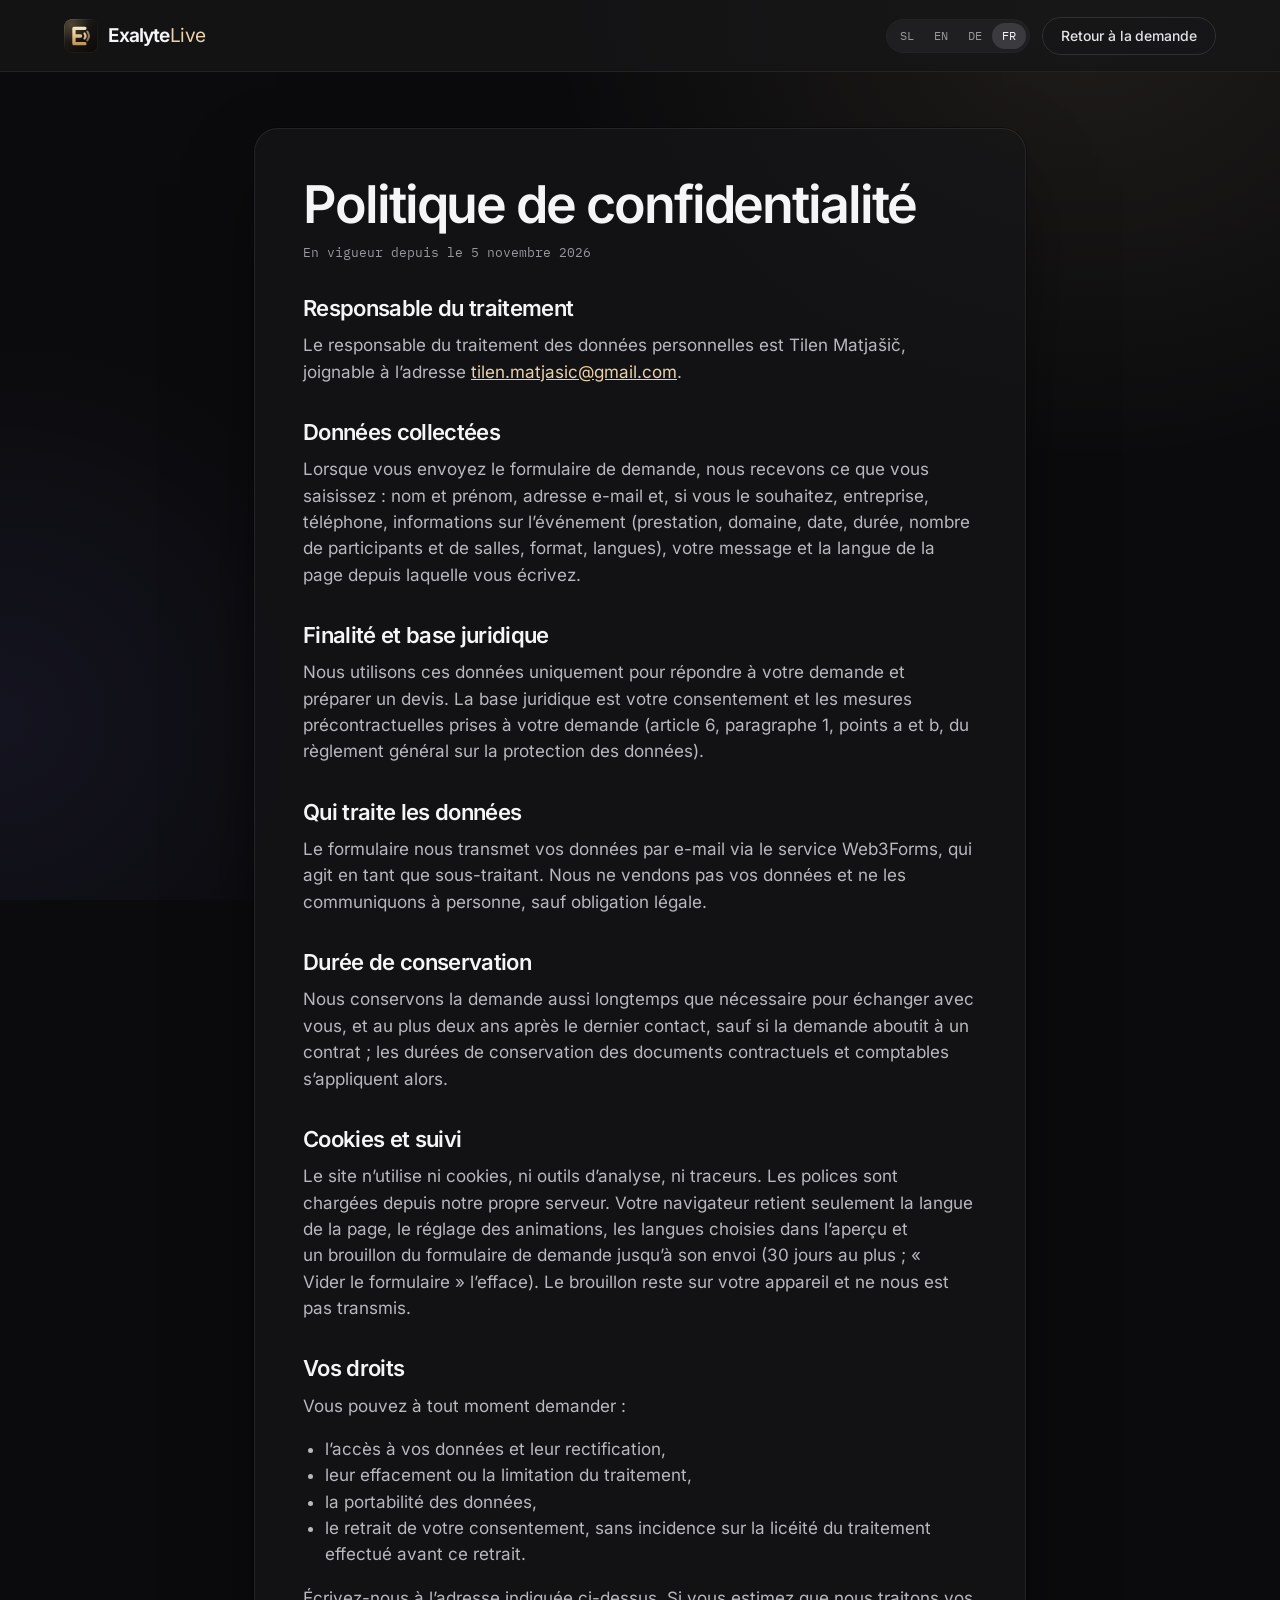
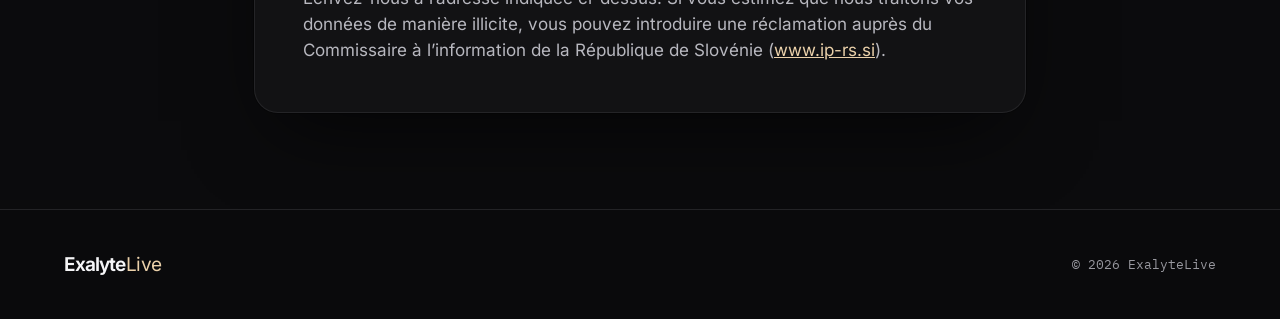
<file: zasebnost.html>
<!doctype html>
<html lang="sl" data-prerendered>
	<head>
		<meta charset="UTF-8" >
		<meta name="viewport" content="width=device-width, initial-scale=1.0, viewport-fit=cover" >
		<title data-i18n="privacy.pageTitle">Politika zasebnosti · ExalyteLive</title>
		<meta http-equiv="Content-Security-Policy" content="default-src 'self'; script-src 'self' 'sha256-aL3Pv6ygSyucrLwgv7XagHcNUqYEpcwpRZTImp8W7/g='; style-src 'self' 'unsafe-inline'; img-src 'self' data:; font-src 'self'; connect-src 'self' https://api.web3forms.com; form-action 'self'; base-uri 'self'; object-src 'none'" >
		<link rel="preload" href="./assets/inter-latin-wght-normal-Dx4kXJAl.woff2" as="font" type="font/woff2" crossorigin >
		<meta 			name="description"
			content="Kako ExalyteLive obdeluje podatke, ki jih pošljete prek obrazca za povpraševanje."
			data-i18n-attr="content:privacy.description"
		>
		<meta name="theme-color" content="#0b0b0d" >
		<meta name="robots" content="noindex" >
		<link rel="canonical" href="https://tileninter.github.io/exalytelive-website-site/zasebnost.html">
		<link rel="icon" type="image/svg+xml" href="./favicon.svg" >
		<link rel="apple-touch-icon" href="./apple-touch-icon.png" >
		<script>
			document.documentElement.classList.add('js');
		</script>
		<script type="module" crossorigin src="./assets/i18n-D9zUEIJ-.js"></script>
		<script type="module" crossorigin src="./assets/legal-DIM3D-Le.js"></script>
		<link rel="stylesheet" crossorigin href="./assets/i18n-DrBZSyvW.css">
	</head>
	<body data-page="privacy">
		<div class="backdrop" aria-hidden="true"></div>
		<header class="nav is-scrolled">
			<div class="container nav__inner">
				<a 					class="brand"
					href="./index.html"
					data-keep-lang
					aria-label="ExalyteLive, domov"
					data-i18n-attr="aria-label:privacy.home"
				>
					<img class="brand__mark" src="./favicon.svg" alt="" width="34" height="34" >
					<span class="brand__name">Exalyte<span>Live</span></span>
				</a>
				<div class="nav__actions" style="margin-left: auto">
					<div class="lang-switch" role="group" aria-label="Jezik strani" data-i18n-attr="aria-label:nav.langLabel">
						<button type="button" data-lang="sl" aria-pressed="true" data-href="./zasebnost.html">SL</button>
						<button type="button" data-lang="en" aria-pressed="false" data-href="./en/zasebnost.html">EN</button>
						<button type="button" data-lang="de" aria-pressed="false" data-href="./de/zasebnost.html">DE</button>
						<button type="button" data-lang="fr" aria-pressed="false" data-href="./fr/zasebnost.html">FR</button>
					</div>
					<a 						class="btn btn--ghost btn--sm legal__back"
						href="./index.html#povprasevanje"
						data-keep-lang
						data-i18n="privacy.back"
						>Nazaj na povpraševanje</a>
				</div>
			</div>
		</header>

		<main class="legal">
			<div class="container container--narrow">
				<article class="glass">
					<h1 data-i18n="privacy.title">Politika zasebnosti</h1>
					<p class="updated" data-i18n="privacy.updated">Velja od 5. novembra 2026</p>

					<h2 data-i18n="privacy.controller.title">Upravljavec</h2>
					<p data-i18n-html="privacy.controller.text">
						Upravljavec osebnih podatkov je Tilen Matjašič, dosegljiv na
						<a href="mailto:tilen.matjasic@gmail.com">tilen.matjasic@gmail.com</a>.
					</p>

					<h2 data-i18n="privacy.collect.title">Katere podatke zbiramo</h2>
					<p data-i18n="privacy.collect.text">
						Ko pošljete obrazec za povpraševanje, prejmemo podatke, ki jih vpišete: ime in priimek, e-poštni naslov, po
						želji podjetje, telefon, podatke o dogodku (storitev, področje, datum, trajanje, število udeležencev in
						dvoran, način izvedbe, jeziki), vaše sporočilo in jezik strani, s katere pišete.
					</p>

					<h2 data-i18n="privacy.why.title">Zakaj in na kateri podlagi</h2>
					<p data-i18n="privacy.why.text">
						Podatke uporabimo samo za odgovor na povpraševanje in pripravo ponudbe. Pravni podlagi sta vaša privolitev
						in izvedba ukrepov na vašo zahtevo pred sklenitvijo pogodbe (člen 6(1)(a) in (b) Splošne uredbe o varstvu
						podatkov).
					</p>

					<h2 data-i18n="privacy.who.title">Kdo podatke obdeluje</h2>
					<p data-i18n="privacy.who.text">
						Obrazec nam podatke posreduje po e-pošti prek storitve Web3Forms, ki deluje kot naš obdelovalec. Podatkov ne
						prodajamo in jih ne posredujemo drugim, razen če to zahteva zakon.
					</p>

					<h2 data-i18n="privacy.keep.title">Koliko časa jih hranimo</h2>
					<p data-i18n="privacy.keep.text">
						Povpraševanje hranimo, dokler je potrebno za komunikacijo z vami, in največ dve leti po zadnjem stiku, razen
						če iz povpraševanja nastane pogodba; takrat veljajo roki hrambe za pogodbeno in računovodsko dokumentacijo.
					</p>

					<h2 data-i18n="privacy.cookies.title">Piškotki in sledenje</h2>
					<p data-i18n="privacy.cookies.text">
						Stran ne uporablja piškotkov, analitike ali sledilnikov. Pisave so naložene z našega strežnika. V vašem
						brskalniku si zapomnimo le izbrani jezik strani, nastavitev animacij, jezike, izbrane v predogledu, in
						osnutek obrazca za povpraševanje, dokler ga ne pošljete (največ 30 dni; s »Počisti obrazec« ga izbrišete).
						Osnutek ostane na vaši napravi in ga ne prejmemo.
					</p>

					<h2 data-i18n="privacy.rights.title">Vaše pravice</h2>
					<p data-i18n="privacy.rights.lead">Kadar koli lahko zahtevate:</p>
					<ul>
						<li data-i18n="privacy.rights.r1">dostop do svojih podatkov in njihov popravek,</li>
						<li data-i18n="privacy.rights.r2">izbris ali omejitev obdelave,</li>
						<li data-i18n="privacy.rights.r3">prenos podatkov,</li>
						<li data-i18n="privacy.rights.r4">
							preklic privolitve, ne da bi to vplivalo na zakonitost obdelave pred preklicem.
						</li>
					</ul>
					<p data-i18n-html="privacy.rights.text">
						Pišite nam na naslov, naveden zgoraj. Če menite, da podatke obdelujemo nezakonito, lahko vložite pritožbo
						pri Informacijskem pooblaščencu Republike Slovenije (<a href="https://www.ip-rs.si" rel="noopener"
							>www.ip-rs.si</a>).
					</p>
				</article>
			</div>
		</main>

		<footer class="footer">
			<div class="container footer__inner">
				<div class="footer__brand">
					<span class="brand__name">Exalyte<span>Live</span></span>
				</div>
				<p class="footer__copy">© 2026 ExalyteLive</p>
			</div>
		</footer>
	</body>
</html>
</file>
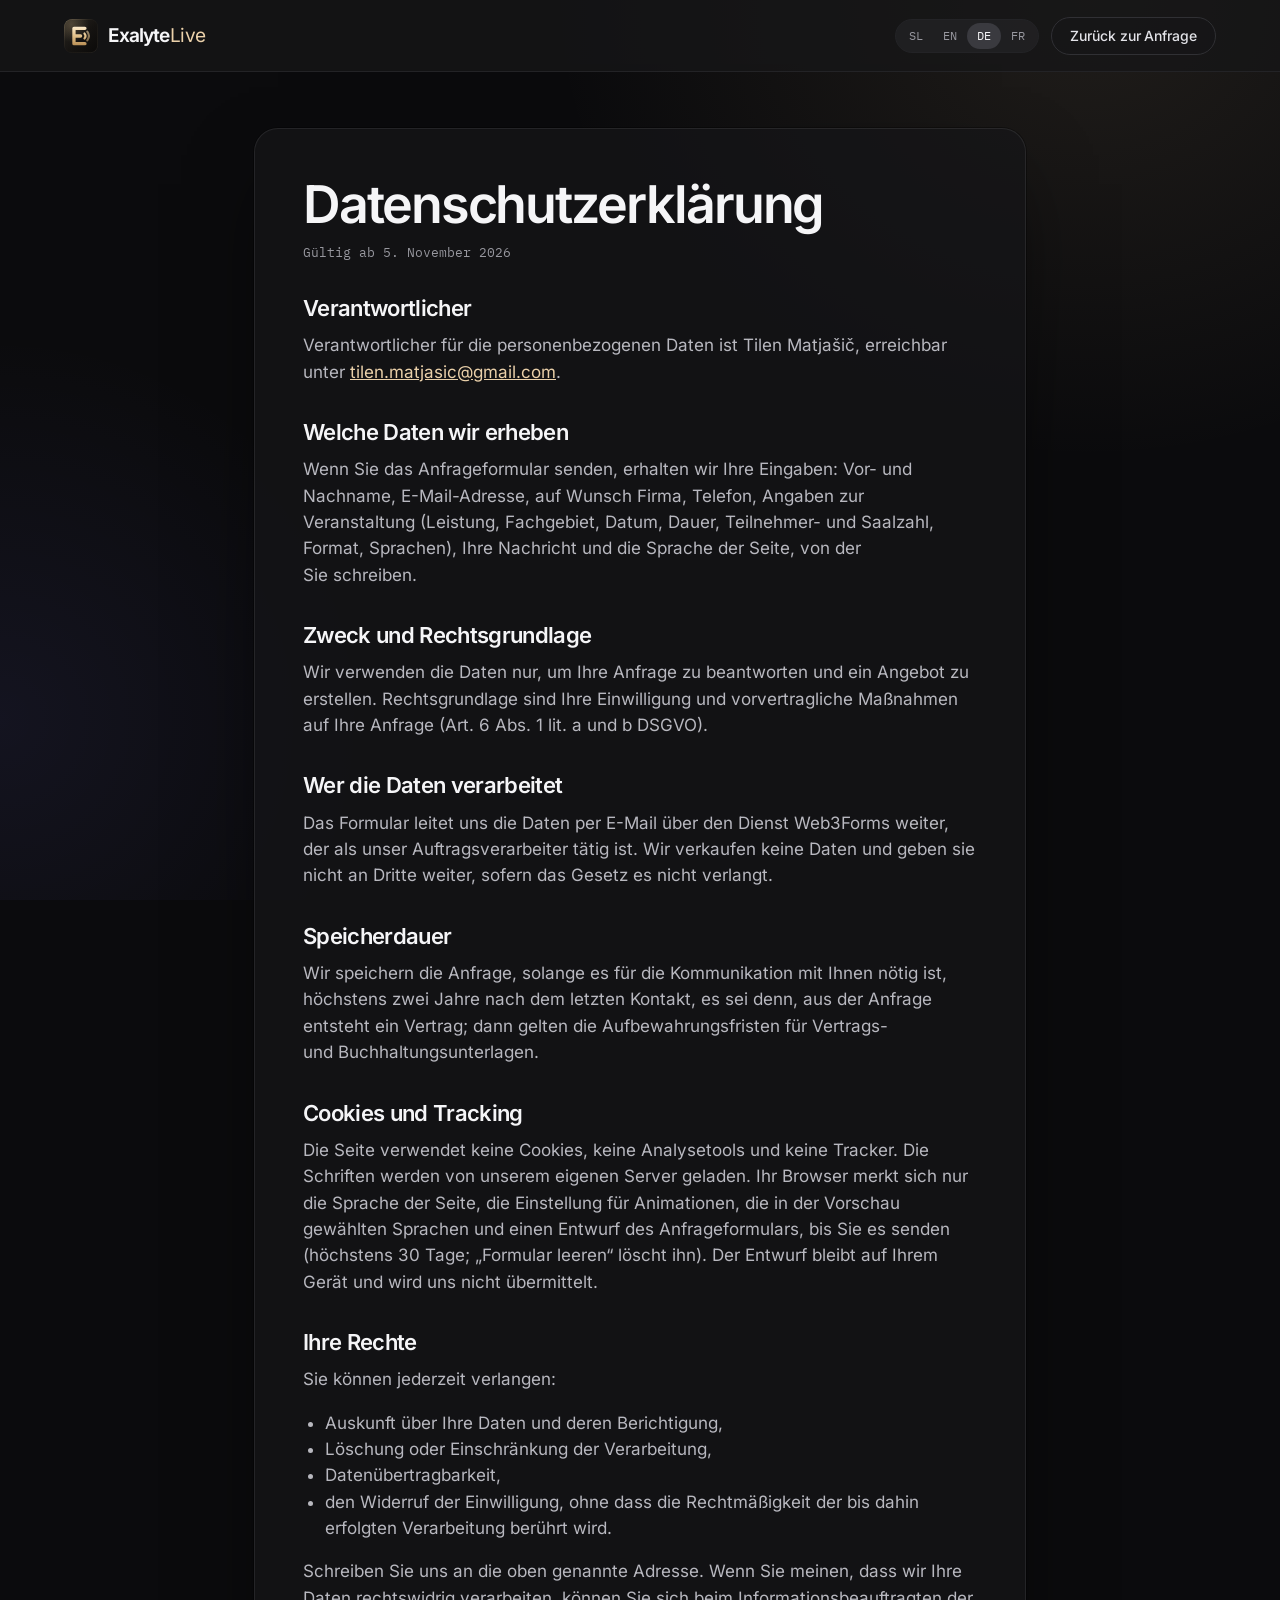
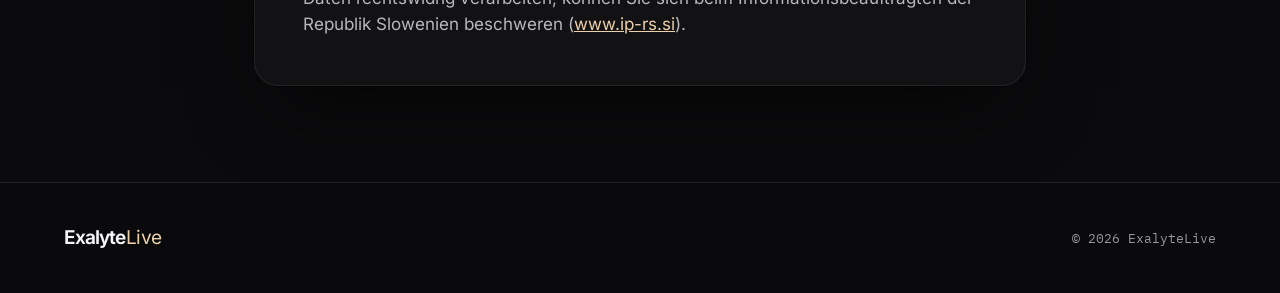
<file: de/zasebnost.html>
<!doctype html>
<html lang="de" data-prerendered>
	<head>
		<meta charset="UTF-8" >
		<meta name="viewport" content="width=device-width, initial-scale=1.0, viewport-fit=cover" >
		<title data-i18n="privacy.pageTitle">Datenschutzerklärung · ExalyteLive</title>
		<meta http-equiv="Content-Security-Policy" content="default-src 'self'; script-src 'self' 'sha256-aL3Pv6ygSyucrLwgv7XagHcNUqYEpcwpRZTImp8W7/g='; style-src 'self' 'unsafe-inline'; img-src 'self' data:; font-src 'self'; connect-src 'self' https://api.web3forms.com; form-action 'self'; base-uri 'self'; object-src 'none'" >
		<link rel="preload" href="../assets/inter-latin-wght-normal-Dx4kXJAl.woff2" as="font" type="font/woff2" crossorigin>
		<meta name="description" content="Wie ExalyteLive die Angaben verarbeitet, die Sie über das Anfrageformular senden." data-i18n-attr="content:privacy.description">
		<meta name="theme-color" content="#0b0b0d" >
		<meta name="robots" content="noindex" >
		<link rel="canonical" href="https://tileninter.github.io/exalytelive-website-site/de/zasebnost.html">
		<link rel="icon" type="image/svg+xml" href="../favicon.svg">
		<link rel="apple-touch-icon" href="../apple-touch-icon.png">
		<script>
			document.documentElement.classList.add('js');
		</script>
		<script type="module" crossorigin src="../assets/i18n-D9zUEIJ-.js"></script>
		<script type="module" crossorigin src="../assets/legal-DIM3D-Le.js"></script>
		<link rel="stylesheet" crossorigin href="../assets/i18n-DrBZSyvW.css">
	</head>
	<body data-page="privacy">
		<div class="backdrop" aria-hidden="true"></div>
		<header class="nav is-scrolled">
			<div class="container nav__inner">
				<a class="brand" href="./index.html" data-keep-lang aria-label="ExalyteLive, Startseite" data-i18n-attr="aria-label:privacy.home">
					<img class="brand__mark" src="../favicon.svg" alt width="34" height="34">
					<span class="brand__name">Exalyte<span>Live</span></span>
				</a>
				<div class="nav__actions" style="margin-left: auto">
					<div class="lang-switch" role="group" aria-label="Sprache der Seite" data-i18n-attr="aria-label:nav.langLabel">
						<button type="button" data-lang="sl" aria-pressed="false" data-href="../zasebnost.html">SL</button>
						<button type="button" data-lang="en" aria-pressed="false" data-href="../en/zasebnost.html">EN</button>
						<button type="button" data-lang="de" aria-pressed="true" data-href="../de/zasebnost.html">DE</button>
						<button type="button" data-lang="fr" aria-pressed="false" data-href="../fr/zasebnost.html">FR</button>
					</div>
					<a 						class="btn btn--ghost btn--sm legal__back"
						href="./index.html#povprasevanje"
						data-keep-lang
						data-i18n="privacy.back"
						>Zurück zur Anfrage</a>
				</div>
			</div>
		</header>

		<main class="legal">
			<div class="container container--narrow">
				<article class="glass">
					<h1 data-i18n="privacy.title">Datenschutzerklärung</h1>
					<p class="updated" data-i18n="privacy.updated">Gültig ab 5. November 2026</p>

					<h2 data-i18n="privacy.controller.title">Verantwortlicher</h2>
					<p data-i18n-html="privacy.controller.text">Verantwortlicher für die personenbezogenen Daten ist Tilen Matjašič, erreichbar unter <a href="mailto:tilen.matjasic@gmail.com">tilen.matjasic@gmail.com</a>.</p>

					<h2 data-i18n="privacy.collect.title">Welche Daten wir erheben</h2>
					<p data-i18n="privacy.collect.text">Wenn Sie das Anfrageformular senden, erhalten wir Ihre Eingaben: Vor- und Nachname, E-Mail-Adresse, auf Wunsch Firma, Telefon, Angaben zur Veranstaltung (Leistung, Fachgebiet, Datum, Dauer, Teilnehmer- und Saalzahl, Format, Sprachen), Ihre Nachricht und die Sprache der Seite, von der Sie schreiben.</p>

					<h2 data-i18n="privacy.why.title">Zweck und Rechtsgrundlage</h2>
					<p data-i18n="privacy.why.text">Wir verwenden die Daten nur, um Ihre Anfrage zu beantworten und ein Angebot zu erstellen. Rechtsgrundlage sind Ihre Einwilligung und vorvertragliche Maßnahmen auf Ihre Anfrage (Art. 6 Abs. 1 lit. a und b DSGVO).</p>

					<h2 data-i18n="privacy.who.title">Wer die Daten verarbeitet</h2>
					<p data-i18n="privacy.who.text">Das Formular leitet uns die Daten per E-Mail über den Dienst Web3Forms weiter, der als unser Auftragsverarbeiter tätig ist. Wir verkaufen keine Daten und geben sie nicht an Dritte weiter, sofern das Gesetz es nicht verlangt.</p>

					<h2 data-i18n="privacy.keep.title">Speicherdauer</h2>
					<p data-i18n="privacy.keep.text">Wir speichern die Anfrage, solange es für die Kommunikation mit Ihnen nötig ist, höchstens zwei Jahre nach dem letzten Kontakt, es sei denn, aus der Anfrage entsteht ein Vertrag; dann gelten die Aufbewahrungsfristen für Vertrags- und Buchhaltungsunterlagen.</p>

					<h2 data-i18n="privacy.cookies.title">Cookies und Tracking</h2>
					<p data-i18n="privacy.cookies.text">Die Seite verwendet keine Cookies, keine Analysetools und keine Tracker. Die Schriften werden von unserem eigenen Server geladen. Ihr Browser merkt sich nur die Sprache der Seite, die Einstellung für Animationen, die in der Vorschau gewählten Sprachen und einen Entwurf des Anfrageformulars, bis Sie es senden (höchstens 30 Tage; „Formular leeren“ löscht ihn). Der Entwurf bleibt auf Ihrem Gerät und wird uns nicht übermittelt.</p>

					<h2 data-i18n="privacy.rights.title">Ihre Rechte</h2>
					<p data-i18n="privacy.rights.lead">Sie können jederzeit verlangen:</p>
					<ul>
						<li data-i18n="privacy.rights.r1">Auskunft über Ihre Daten und deren Berichtigung,</li>
						<li data-i18n="privacy.rights.r2">Löschung oder Einschränkung der Verarbeitung,</li>
						<li data-i18n="privacy.rights.r3">Datenübertragbarkeit,</li>
						<li data-i18n="privacy.rights.r4">den Widerruf der Einwilligung, ohne dass die Rechtmäßigkeit der bis dahin erfolgten Verarbeitung berührt wird.</li>
					</ul>
					<p data-i18n-html="privacy.rights.text">Schreiben Sie uns an die oben genannte Adresse. Wenn Sie meinen, dass wir Ihre Daten rechtswidrig verarbeiten, können Sie sich beim Informationsbeauftragten der Republik Slowenien beschweren (<a href="https://www.ip-rs.si" rel="noopener">www.ip-rs.si</a>).</p>
				</article>
			</div>
		</main>

		<footer class="footer">
			<div class="container footer__inner">
				<div class="footer__brand">
					<span class="brand__name">Exalyte<span>Live</span></span>
				</div>
				<p class="footer__copy">© 2026 ExalyteLive</p>
			</div>
		</footer>
	</body>
</html>
</file>
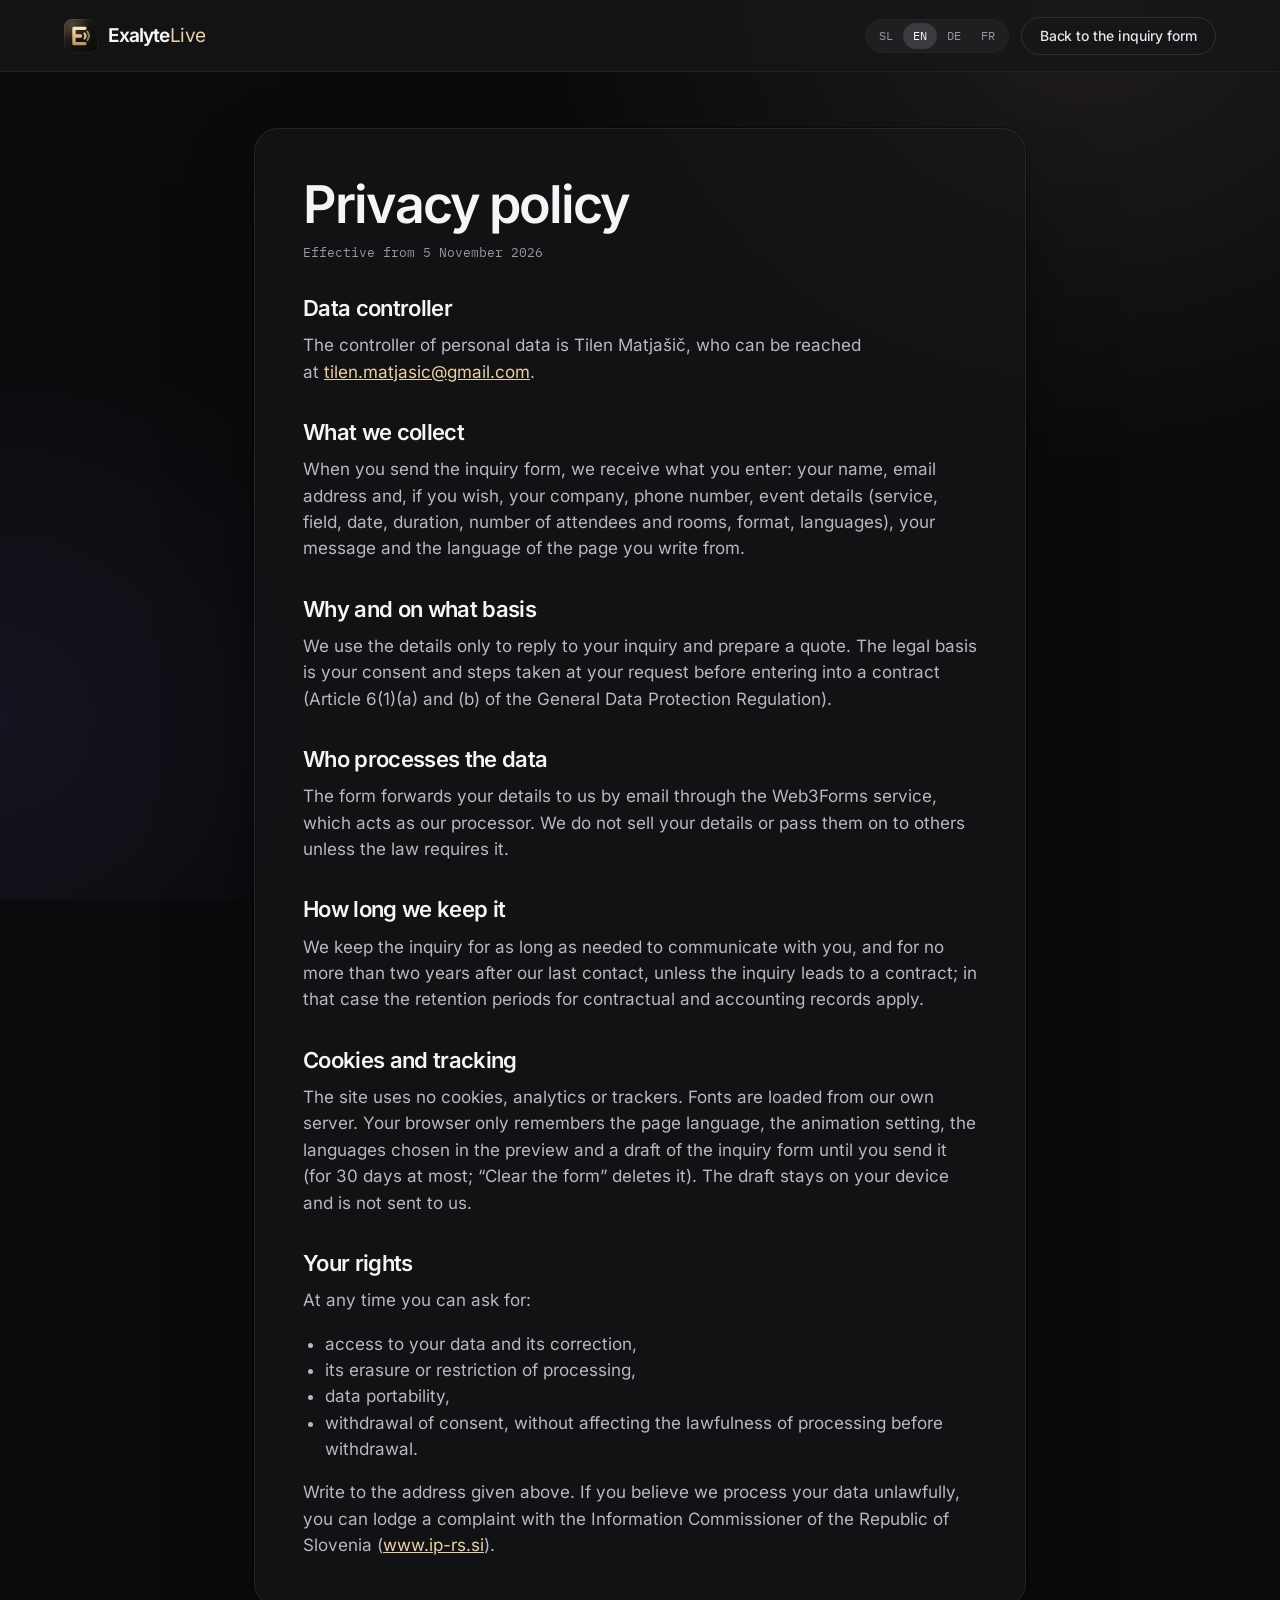
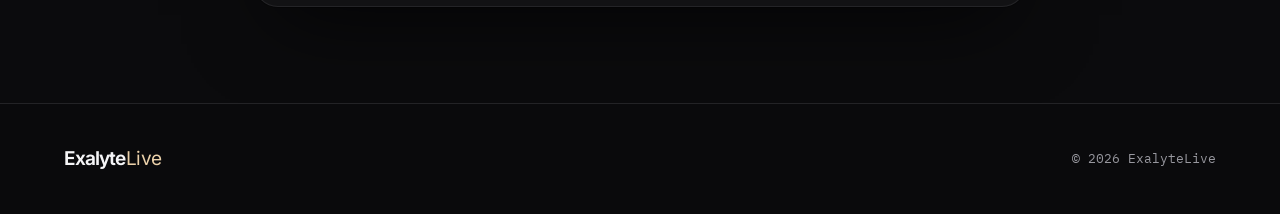
<file: en/zasebnost.html>
<!doctype html>
<html lang="en" data-prerendered>
	<head>
		<meta charset="UTF-8" >
		<meta name="viewport" content="width=device-width, initial-scale=1.0, viewport-fit=cover" >
		<title data-i18n="privacy.pageTitle">Privacy policy · ExalyteLive</title>
		<meta http-equiv="Content-Security-Policy" content="default-src 'self'; script-src 'self' 'sha256-aL3Pv6ygSyucrLwgv7XagHcNUqYEpcwpRZTImp8W7/g='; style-src 'self' 'unsafe-inline'; img-src 'self' data:; font-src 'self'; connect-src 'self' https://api.web3forms.com; form-action 'self'; base-uri 'self'; object-src 'none'" >
		<link rel="preload" href="../assets/inter-latin-wght-normal-Dx4kXJAl.woff2" as="font" type="font/woff2" crossorigin>
		<meta name="description" content="How ExalyteLive processes the details you send through the inquiry form." data-i18n-attr="content:privacy.description">
		<meta name="theme-color" content="#0b0b0d" >
		<meta name="robots" content="noindex" >
		<link rel="canonical" href="https://tileninter.github.io/exalytelive-website-site/en/zasebnost.html">
		<link rel="icon" type="image/svg+xml" href="../favicon.svg">
		<link rel="apple-touch-icon" href="../apple-touch-icon.png">
		<script>
			document.documentElement.classList.add('js');
		</script>
		<script type="module" crossorigin src="../assets/i18n-D9zUEIJ-.js"></script>
		<script type="module" crossorigin src="../assets/legal-DIM3D-Le.js"></script>
		<link rel="stylesheet" crossorigin href="../assets/i18n-DrBZSyvW.css">
	</head>
	<body data-page="privacy">
		<div class="backdrop" aria-hidden="true"></div>
		<header class="nav is-scrolled">
			<div class="container nav__inner">
				<a class="brand" href="./index.html" data-keep-lang aria-label="ExalyteLive, home" data-i18n-attr="aria-label:privacy.home">
					<img class="brand__mark" src="../favicon.svg" alt width="34" height="34">
					<span class="brand__name">Exalyte<span>Live</span></span>
				</a>
				<div class="nav__actions" style="margin-left: auto">
					<div class="lang-switch" role="group" aria-label="Page language" data-i18n-attr="aria-label:nav.langLabel">
						<button type="button" data-lang="sl" aria-pressed="false" data-href="../zasebnost.html">SL</button>
						<button type="button" data-lang="en" aria-pressed="true" data-href="../en/zasebnost.html">EN</button>
						<button type="button" data-lang="de" aria-pressed="false" data-href="../de/zasebnost.html">DE</button>
						<button type="button" data-lang="fr" aria-pressed="false" data-href="../fr/zasebnost.html">FR</button>
					</div>
					<a 						class="btn btn--ghost btn--sm legal__back"
						href="./index.html#povprasevanje"
						data-keep-lang
						data-i18n="privacy.back"
						>Back to the inquiry form</a>
				</div>
			</div>
		</header>

		<main class="legal">
			<div class="container container--narrow">
				<article class="glass">
					<h1 data-i18n="privacy.title">Privacy policy</h1>
					<p class="updated" data-i18n="privacy.updated">Effective from 5 November 2026</p>

					<h2 data-i18n="privacy.controller.title">Data controller</h2>
					<p data-i18n-html="privacy.controller.text">The controller of personal data is Tilen Matjašič, who can be reached at <a href="mailto:tilen.matjasic@gmail.com">tilen.matjasic@gmail.com</a>.</p>

					<h2 data-i18n="privacy.collect.title">What we collect</h2>
					<p data-i18n="privacy.collect.text">When you send the inquiry form, we receive what you enter: your name, email address and, if you wish, your company, phone number, event details (service, field, date, duration, number of attendees and rooms, format, languages), your message and the language of the page you write from.</p>

					<h2 data-i18n="privacy.why.title">Why and on what basis</h2>
					<p data-i18n="privacy.why.text">We use the details only to reply to your inquiry and prepare a quote. The legal basis is your consent and steps taken at your request before entering into a contract (Article 6(1)(a) and (b) of the General Data Protection Regulation).</p>

					<h2 data-i18n="privacy.who.title">Who processes the data</h2>
					<p data-i18n="privacy.who.text">The form forwards your details to us by email through the Web3Forms service, which acts as our processor. We do not sell your details or pass them on to others unless the law requires it.</p>

					<h2 data-i18n="privacy.keep.title">How long we keep it</h2>
					<p data-i18n="privacy.keep.text">We keep the inquiry for as long as needed to communicate with you, and for no more than two years after our last contact, unless the inquiry leads to a contract; in that case the retention periods for contractual and accounting records apply.</p>

					<h2 data-i18n="privacy.cookies.title">Cookies and tracking</h2>
					<p data-i18n="privacy.cookies.text">The site uses no cookies, analytics or trackers. Fonts are loaded from our own server. Your browser only remembers the page language, the animation setting, the languages chosen in the preview and a draft of the inquiry form until you send it (for 30 days at most; “Clear the form” deletes it). The draft stays on your device and is not sent to us.</p>

					<h2 data-i18n="privacy.rights.title">Your rights</h2>
					<p data-i18n="privacy.rights.lead">At any time you can ask for:</p>
					<ul>
						<li data-i18n="privacy.rights.r1">access to your data and its correction,</li>
						<li data-i18n="privacy.rights.r2">its erasure or restriction of processing,</li>
						<li data-i18n="privacy.rights.r3">data portability,</li>
						<li data-i18n="privacy.rights.r4">withdrawal of consent, without affecting the lawfulness of processing before withdrawal.</li>
					</ul>
					<p data-i18n-html="privacy.rights.text">Write to the address given above. If you believe we process your data unlawfully, you can lodge a complaint with the Information Commissioner of the Republic of Slovenia (<a href="https://www.ip-rs.si" rel="noopener">www.ip-rs.si</a>).</p>
				</article>
			</div>
		</main>

		<footer class="footer">
			<div class="container footer__inner">
				<div class="footer__brand">
					<span class="brand__name">Exalyte<span>Live</span></span>
				</div>
				<p class="footer__copy">© 2026 ExalyteLive</p>
			</div>
		</footer>
	</body>
</html>
</file>
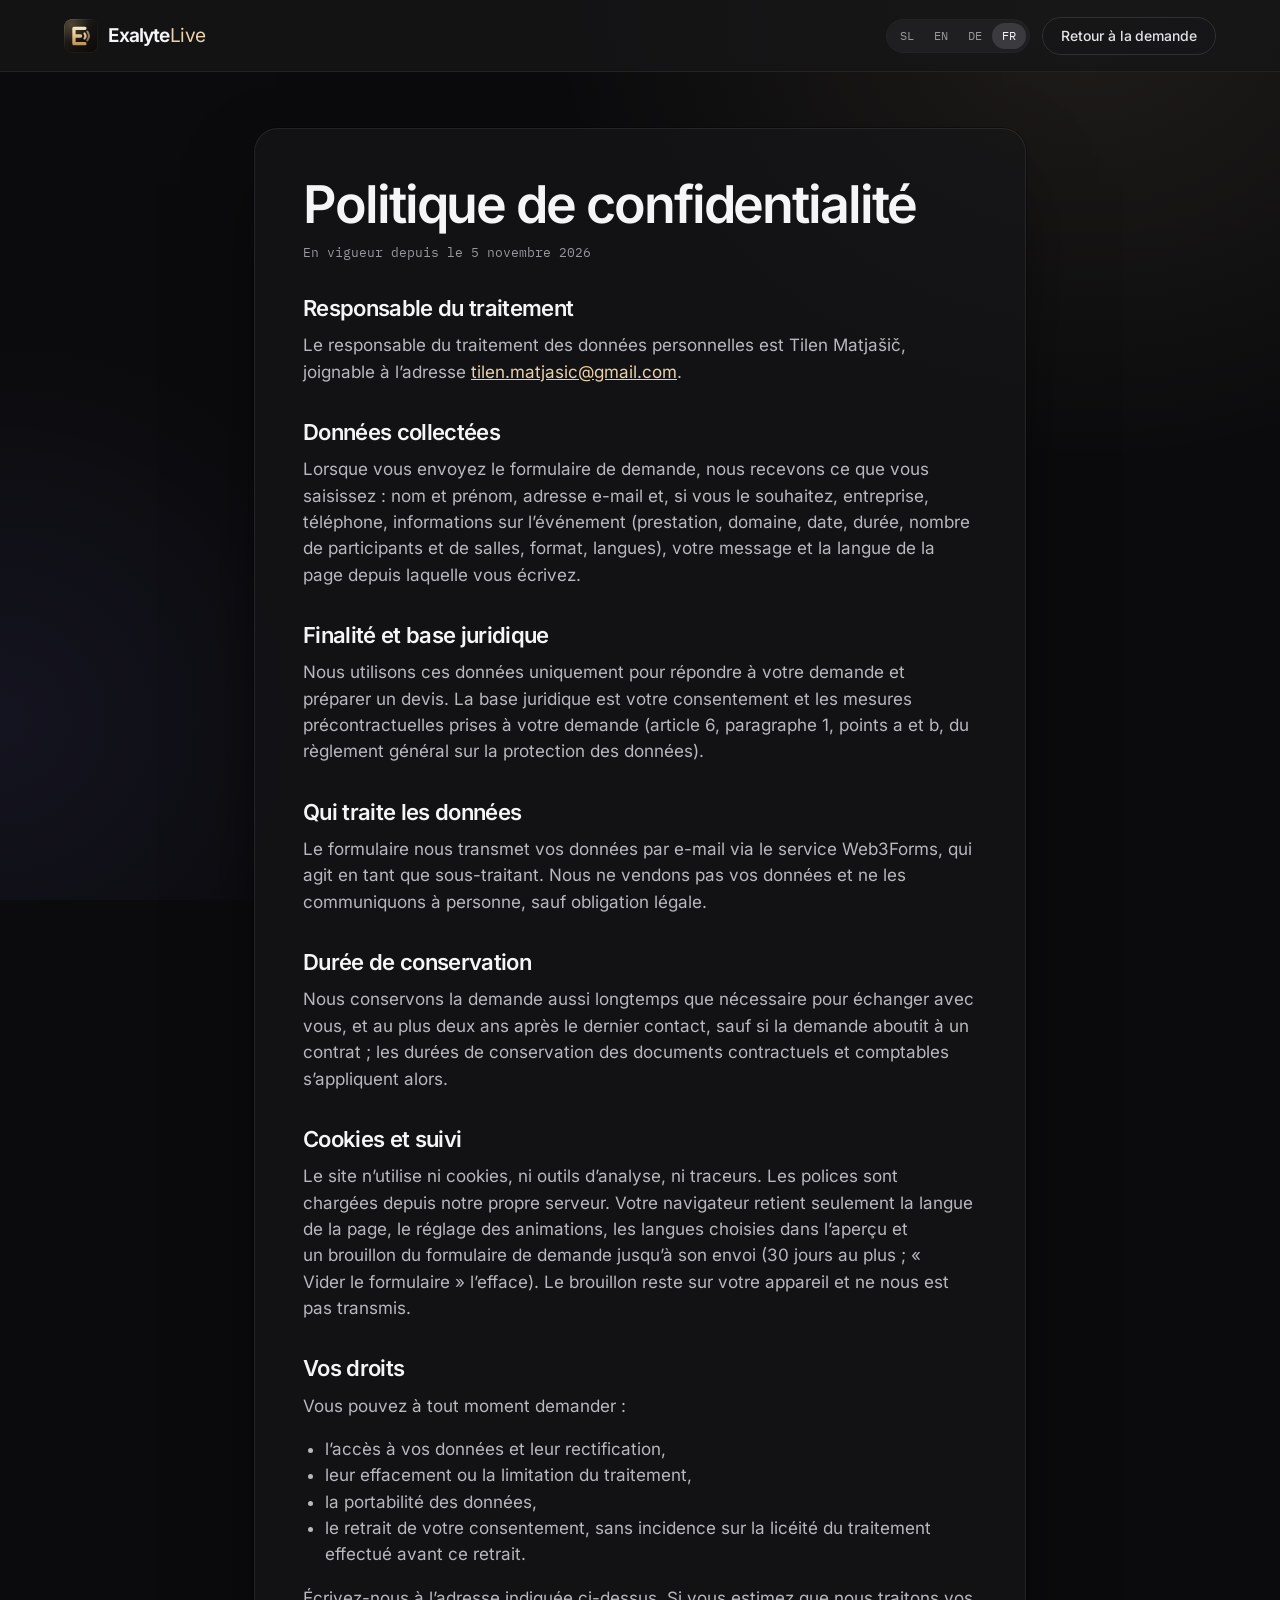
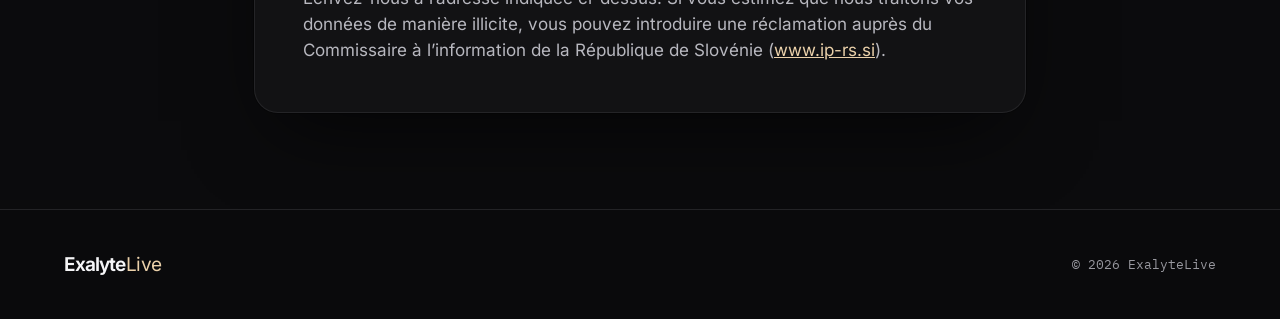
<file: fr/zasebnost.html>
<!doctype html>
<html lang="fr" data-prerendered>
	<head>
		<meta charset="UTF-8" >
		<meta name="viewport" content="width=device-width, initial-scale=1.0, viewport-fit=cover" >
		<title data-i18n="privacy.pageTitle">Politique de confidentialité · ExalyteLive</title>
		<meta http-equiv="Content-Security-Policy" content="default-src 'self'; script-src 'self' 'sha256-aL3Pv6ygSyucrLwgv7XagHcNUqYEpcwpRZTImp8W7/g='; style-src 'self' 'unsafe-inline'; img-src 'self' data:; font-src 'self'; connect-src 'self' https://api.web3forms.com; form-action 'self'; base-uri 'self'; object-src 'none'" >
		<link rel="preload" href="../assets/inter-latin-wght-normal-Dx4kXJAl.woff2" as="font" type="font/woff2" crossorigin>
		<meta name="description" content="Comment ExalyteLive traite les informations envoyées par le formulaire de demande." data-i18n-attr="content:privacy.description">
		<meta name="theme-color" content="#0b0b0d" >
		<meta name="robots" content="noindex" >
		<link rel="canonical" href="https://tileninter.github.io/exalytelive-website-site/fr/zasebnost.html">
		<link rel="icon" type="image/svg+xml" href="../favicon.svg">
		<link rel="apple-touch-icon" href="../apple-touch-icon.png">
		<script>
			document.documentElement.classList.add('js');
		</script>
		<script type="module" crossorigin src="../assets/i18n-D9zUEIJ-.js"></script>
		<script type="module" crossorigin src="../assets/legal-DIM3D-Le.js"></script>
		<link rel="stylesheet" crossorigin href="../assets/i18n-DrBZSyvW.css">
	</head>
	<body data-page="privacy">
		<div class="backdrop" aria-hidden="true"></div>
		<header class="nav is-scrolled">
			<div class="container nav__inner">
				<a class="brand" href="./index.html" data-keep-lang aria-label="ExalyteLive, accueil" data-i18n-attr="aria-label:privacy.home">
					<img class="brand__mark" src="../favicon.svg" alt width="34" height="34">
					<span class="brand__name">Exalyte<span>Live</span></span>
				</a>
				<div class="nav__actions" style="margin-left: auto">
					<div class="lang-switch" role="group" aria-label="Langue de la page" data-i18n-attr="aria-label:nav.langLabel">
						<button type="button" data-lang="sl" aria-pressed="false" data-href="../zasebnost.html">SL</button>
						<button type="button" data-lang="en" aria-pressed="false" data-href="../en/zasebnost.html">EN</button>
						<button type="button" data-lang="de" aria-pressed="false" data-href="../de/zasebnost.html">DE</button>
						<button type="button" data-lang="fr" aria-pressed="true" data-href="../fr/zasebnost.html">FR</button>
					</div>
					<a 						class="btn btn--ghost btn--sm legal__back"
						href="./index.html#povprasevanje"
						data-keep-lang
						data-i18n="privacy.back"
						>Retour à la demande</a>
				</div>
			</div>
		</header>

		<main class="legal">
			<div class="container container--narrow">
				<article class="glass">
					<h1 data-i18n="privacy.title">Politique de confidentialité</h1>
					<p class="updated" data-i18n="privacy.updated">En vigueur depuis le 5 novembre 2026</p>

					<h2 data-i18n="privacy.controller.title">Responsable du traitement</h2>
					<p data-i18n-html="privacy.controller.text">Le responsable du traitement des données personnelles est Tilen Matjašič, joignable à l’adresse <a href="mailto:tilen.matjasic@gmail.com">tilen.matjasic@gmail.com</a>.</p>

					<h2 data-i18n="privacy.collect.title">Données collectées</h2>
					<p data-i18n="privacy.collect.text">Lorsque vous envoyez le formulaire de demande, nous recevons ce que vous saisissez : nom et prénom, adresse e-mail et, si vous le souhaitez, entreprise, téléphone, informations sur l’événement (prestation, domaine, date, durée, nombre de participants et de salles, format, langues), votre message et la langue de la page depuis laquelle vous écrivez.</p>

					<h2 data-i18n="privacy.why.title">Finalité et base juridique</h2>
					<p data-i18n="privacy.why.text">Nous utilisons ces données uniquement pour répondre à votre demande et préparer un devis. La base juridique est votre consentement et les mesures précontractuelles prises à votre demande (article 6, paragraphe 1, points a et b, du règlement général sur la protection des données).</p>

					<h2 data-i18n="privacy.who.title">Qui traite les données</h2>
					<p data-i18n="privacy.who.text">Le formulaire nous transmet vos données par e-mail via le service Web3Forms, qui agit en tant que sous-traitant. Nous ne vendons pas vos données et ne les communiquons à personne, sauf obligation légale.</p>

					<h2 data-i18n="privacy.keep.title">Durée de conservation</h2>
					<p data-i18n="privacy.keep.text">Nous conservons la demande aussi longtemps que nécessaire pour échanger avec vous, et au plus deux ans après le dernier contact, sauf si la demande aboutit à un contrat ; les durées de conservation des documents contractuels et comptables s’appliquent alors.</p>

					<h2 data-i18n="privacy.cookies.title">Cookies et suivi</h2>
					<p data-i18n="privacy.cookies.text">Le site n’utilise ni cookies, ni outils d’analyse, ni traceurs. Les polices sont chargées depuis notre propre serveur. Votre navigateur retient seulement la langue de la page, le réglage des animations, les langues choisies dans l’aperçu et un brouillon du formulaire de demande jusqu’à son envoi (30 jours au plus ; « Vider le formulaire » l’efface). Le brouillon reste sur votre appareil et ne nous est pas transmis.</p>

					<h2 data-i18n="privacy.rights.title">Vos droits</h2>
					<p data-i18n="privacy.rights.lead">Vous pouvez à tout moment demander :</p>
					<ul>
						<li data-i18n="privacy.rights.r1">l’accès à vos données et leur rectification,</li>
						<li data-i18n="privacy.rights.r2">leur effacement ou la limitation du traitement,</li>
						<li data-i18n="privacy.rights.r3">la portabilité des données,</li>
						<li data-i18n="privacy.rights.r4">le retrait de votre consentement, sans incidence sur la licéité du traitement effectué avant ce retrait.</li>
					</ul>
					<p data-i18n-html="privacy.rights.text">Écrivez-nous à l’adresse indiquée ci-dessus. Si vous estimez que nous traitons vos données de manière illicite, vous pouvez introduire une réclamation auprès du Commissaire à l’information de la République de Slovénie (<a href="https://www.ip-rs.si" rel="noopener">www.ip-rs.si</a>).</p>
				</article>
			</div>
		</main>

		<footer class="footer">
			<div class="container footer__inner">
				<div class="footer__brand">
					<span class="brand__name">Exalyte<span>Live</span></span>
				</div>
				<p class="footer__copy">© 2026 ExalyteLive</p>
			</div>
		</footer>
	</body>
</html>
</file>
<file: assets/i18n-DrBZSyvW.css>
:root{--lightningcss-light: ;--lightningcss-dark:initial;color-scheme:dark;--ground:#0b0b0d;--surface-1:#161618;--surface-2:#242427;--hairline:#232326;--edge:#303034;--edge-hover:#4a4a50;--text-bright:#f5f5f7;--text:#e3e3e8;--text-2:#b8b8bf;--text-3:#98989f;--accent:#d6b98c;--accent-soft:#ebd1aa;--accent-deep:#795a30;--accent-wash:#d6b98c14;--accent-chip:#d6b98c1f;--accent-border:#d6b98c99;--live:#30d158;--live-soft:#5fdc7e;--indigo:#7d7aff;--white:#e9eef5;--cyan:#4cc3ff;--green:#5ad1a0;--amber:#ffc14d;--red:#ff4d5e;--violet:#7d7aff;--line:#ffffff14;--line-2:#ffffff24;--glass:#161618b8;--radius-sm:10px;--radius:20px;--radius-lg:24px;--shadow:0 0 0 1px #00000059, 0 32px 80px -24px #000000b3;--font-body:"Inter Variable", "SF Pro Text", -apple-system, BlinkMacSystemFont, system-ui, "Segoe UI Variable Text", "Segoe UI", sans-serif;--font-display:var(--font-body);--font-mono:"IBM Plex Mono", ui-monospace, "SF Mono", "Cascadia Mono", Consolas, monospace;--font-caption:"Archivo Variable", "Inter Variable", system-ui, sans-serif;--gutter:24px;--nav-h:72px;--ease:cubic-bezier(.22, 1, .36, 1);--spring:cubic-bezier(.34, 1.56, .64, 1)}*,:before,:after{box-sizing:border-box}html{-webkit-tap-highlight-color:transparent;scroll-behavior:smooth;scroll-padding-top:calc(var(--nav-h) + 12px);-webkit-text-size-adjust:100%}body{background:var(--ground);color:var(--text);font-family:var(--font-body);font-optical-sizing:auto;-webkit-font-smoothing:antialiased;-moz-osx-font-smoothing:grayscale;margin:0;font-size:17px;line-height:1.55;overflow-x:hidden}img,svg{max-width:100%;display:block}a{color:inherit}h1,h2,h3{font-family:var(--font-display);letter-spacing:-.04em;color:var(--text-bright);text-wrap:balance;margin:0;font-weight:600;line-height:1.06}p{text-wrap:pretty;margin:0}code{font-family:var(--font-mono);background:var(--accent-chip);color:var(--accent-soft);white-space:nowrap;border-radius:6px;padding:2px 7px;font-size:.88em}::selection{color:var(--text-bright);background:#d6b98c59}:focus-visible{outline:2px solid var(--accent);outline-offset:2px;border-radius:8px}.skip-link{z-index:100;background:var(--accent);color:#1d1407;border-radius:999px;padding:10px 16px;font-weight:600;text-decoration:none;transition:top .2s;position:absolute;top:-60px;left:16px}.skip-link:focus{top:12px}.container{width:100%;max-width:1200px;padding:0 var(--gutter);margin:0 auto}.container--narrow{max-width:820px}#morph{z-index:0;pointer-events:none;opacity:0;width:100vw;height:100vh;transition:opacity 1.4s var(--ease);position:fixed;inset:0}.has-webgl #morph{opacity:1}.backdrop{z-index:0;background:radial-gradient(70vw 60vw at 85% 0%, #d6b98c1a, transparent 60%), radial-gradient(50vw 50vw at 0% 80%, #7d7aff14, transparent 60%), var(--ground);position:fixed;inset:0}.grain{z-index:0;pointer-events:none;opacity:.05;background-image:url("data:image/svg+xml,%3Csvg xmlns='http://www.w3.org/2000/svg' width='160' height='160'%3E%3Cfilter id='n'%3E%3CfeTurbulence type='fractalNoise' baseFrequency='0.9' numOctaves='2' stitchTiles='stitch'/%3E%3CfeColorMatrix values='0 0 0 0 1 0 0 0 0 1 0 0 0 0 1 0 0 0 0.9 0'/%3E%3C/filter%3E%3Crect width='100%25' height='100%25' filter='url(%23n)'/%3E%3C/svg%3E");position:fixed;inset:-50%}main,.footer{z-index:1;position:relative}.btn{background:var(--surface-2);min-height:48px;color:var(--text-bright);font:500 16px/1 var(--font-body);letter-spacing:-.005em;cursor:pointer;touch-action:manipulation;transition:transform .5s var(--spring), box-shadow .24s var(--ease), background-color .24s, border-color .24s, filter .24s;white-space:nowrap;border:1px solid #0000;border-radius:999px;justify-content:center;align-items:center;gap:10px;padding:0 24px;text-decoration:none;display:inline-flex;position:relative}@media (hover:hover){.btn:hover{transform:translateY(-1px)}}.btn:active,.btn.is-pressed{transition-duration:90ms;transform:scale(.95)}.btn--primary{background:linear-gradient(180deg, var(--accent-soft), var(--accent));color:#1d1407;font-weight:600;box-shadow:inset 0 1px #ffffff73,0 10px 30px -12px #d6b98cb3}@media (hover:hover){.btn--primary:hover{filter:brightness(1.06);box-shadow:inset 0 1px #ffffff73,0 16px 40px -14px #d6b98ce6}}.btn--primary{isolation:isolate;overflow:hidden}.btn--primary:before,.btn--primary:after{content:"";z-index:-1;border-radius:inherit;pointer-events:none;position:absolute;inset:0}.btn--primary:before{background:radial-gradient(circle at var(--gx,50%) var(--gy,50%), #fff8e8cc, transparent 62%);opacity:0;transition:opacity .3s}.btn--primary:after{background:linear-gradient(105deg,#0000 32%,#fff9 48%,#0000 64%);transform:translate(-110%)}.btn--primary.is-pressed:before{opacity:1;transition-duration:60ms}.btn--primary.is-pressed:after{animation:sheen .7s var(--ease)}@media (hover:hover){.btn--primary:hover:before{opacity:.75}.btn--primary:hover:after{animation:sheen .95s var(--ease)}}@keyframes sheen{to{transform:translate(110%)}}.btn--ghost{border-color:var(--edge);color:var(--text);-webkit-backdrop-filter:blur(12px);background:#16161880}.btn--ghost:hover{border-color:var(--accent-border);background:var(--accent-wash);color:var(--accent-soft)}.btn--sm{min-height:38px;padding:0 18px;font-size:14px}.btn--lg{min-height:56px;padding:0 32px;font-size:17px}.btn:disabled{opacity:.7;cursor:progress;transform:none}.nav{z-index:50;height:var(--nav-h);border-bottom:1px solid #0000;align-items:center;transition:background-color .3s,border-color .3s;display:flex;position:fixed;top:0;left:0;right:0}.nav.is-scrolled,.nav.is-open{-webkit-backdrop-filter:saturate(180%)blur(20px);border-bottom-color:var(--hairline);background:#161618c7}.nav__inner{align-items:center;gap:24px;display:flex}.brand{flex-shrink:0;align-items:center;gap:10px;text-decoration:none;display:inline-flex}.brand__mark{border-radius:8px;width:34px;height:34px}.brand__name{font-family:var(--font-body);letter-spacing:-.055em;color:var(--text-bright);font-size:19px;font-weight:650}.brand__name span{color:var(--accent-soft);letter-spacing:-.03em;margin-left:1px;font-weight:400}.nav__links{gap:2px;margin-left:auto;display:flex}.nav__links a{color:var(--text-2);border-radius:999px;padding:8px 13px;font-size:14.5px;font-weight:500;text-decoration:none;transition:color .2s,background-color .2s}.nav__links a:hover{color:var(--text-bright);background:#ffffff0d}.nav__links a[aria-current=true]{color:var(--accent-soft);background:var(--accent-wash)}.nav__actions{align-items:center;gap:12px;display:flex}.lang-switch{border:1px solid var(--hairline);background:#242427b3;border-radius:999px;padding:3px;display:inline-flex}.lang-switch button{color:var(--text-3);font:500 12px/1 var(--font-mono);cursor:pointer;transition:color .2s, background-color .2s, transform .45s var(--spring);background:0 0;border:0;border-radius:999px;padding:7px 10px}.lang-switch button.is-pressed,.nav__toggle.is-pressed{transition-duration:80ms;transform:scale(.9)}.lang-switch button[aria-pressed=true]{color:var(--text-bright);background:#3a3a3f}.nav__toggle{border:1px solid var(--edge);cursor:pointer;width:44px;height:44px;transition:transform .45s var(--spring);background:0 0;border-radius:999px;display:none;position:relative}.nav__toggle span{background:var(--text-bright);height:1.5px;transition:transform .3s var(--ease), top .3s var(--ease);border-radius:2px;position:absolute;left:13px;right:13px}.nav__toggle span:first-child{top:17px}.nav__toggle span:last-child{top:25px}.nav.is-open .nav__toggle span:first-child{top:21px;transform:rotate(45deg)}.nav.is-open .nav__toggle span:last-child{top:21px;transform:rotate(-45deg)}.section{padding:clamp(96px,14vh,160px) 0;position:relative}.section__head{max-width:640px;margin-bottom:48px}.section__head--center{text-align:center;margin-left:auto;margin-right:auto}.section__head h2{margin-bottom:18px;font-size:clamp(34px,4.6vw,58px)}.section__head p:not(.kicker){color:var(--text-2);font-size:clamp(17px,1.4vw,19px);line-height:1.5}.kicker{text-transform:uppercase;letter-spacing:.08em;color:var(--accent);align-items:center;gap:8px;margin-bottom:16px;font-size:12px;font-weight:600;display:inline-flex}.kicker:before,.section__head--center .kicker:after{content:"";background:var(--accent-border);width:18px;height:1px}.glass{background:var(--glass);border:1px solid var(--line);border-radius:var(--radius);-webkit-backdrop-filter:saturate(180%)blur(20px);box-shadow:var(--shadow);position:relative}.grad{background:linear-gradient(100deg, var(--accent-soft) 0%, var(--cyan) 38%, var(--green) 68%, var(--amber) 100%);color:#0000;-webkit-background-clip:text;background-clip:text}.live-dot{background:var(--live);border-radius:50%;flex-shrink:0;width:8px;height:8px;animation:1.8s infinite live;display:inline-block;box-shadow:0 0 8px #30d158e6}@keyframes live{0%,to{opacity:1}50%{opacity:.45}}.tag{font:500 11px/1 var(--font-mono);letter-spacing:.04em;text-transform:uppercase;color:var(--text-2);border:1px solid var(--line);background:#ffffff0d;border-radius:999px;align-self:flex-start;align-items:center;padding:6px 10px;display:inline-flex}.tag--accent{color:var(--accent-soft);background:var(--accent-chip);border-color:#d6b98c4d}.split{grid-template-columns:minmax(0,1fr) minmax(0,1fr);align-items:center;gap:48px;display:grid}.split__visual{min-height:420px}.js .reveal{opacity:0;transition:opacity .9s var(--ease) var(--delay,0s), transform .9s var(--ease) var(--delay,0s);transform:translateY(28px)}.js .reveal.is-visible{opacity:1;transform:none}.tilt{transform:perspective(900px) rotateX(var(--rx,0deg)) rotateY(var(--ry,0deg));transform-style:preserve-3d;transition:transform .5s var(--ease), border-color .3s, opacity .9s var(--ease) var(--delay,0s);will-change:transform}.js .tilt.reveal:not(.is-visible){transform:perspective(900px)translateY(28px)}.tilt:after{content:"";border-radius:inherit;pointer-events:none;background:radial-gradient(420px circle at var(--mx,50%) var(--my,0%), #d6b98c1a, transparent 45%);opacity:0;transition:opacity .3s;position:absolute;inset:0}.tilt:hover:after{opacity:1}.tilt:hover{border-color:var(--edge-hover)}.hero{min-height:100vh;min-height:100svh;padding:calc(var(--nav-h) + 40px) 0 96px;align-items:center;display:flex;position:relative}.hero__grid{grid-template-columns:minmax(0,1.3fr) minmax(0,.7fr);display:grid}.eyebrow{color:var(--live-soft);background:#30d1581a;border:1px solid #30d15873;border-radius:999px;align-items:center;gap:10px;margin-bottom:28px;padding:7px 14px 7px 12px;font-size:13px;font-weight:500;display:inline-flex}.hero__title{letter-spacing:-.055em;margin-bottom:28px;font-size:clamp(46px,6.5vw,96px);font-weight:600;line-height:.98}.hero__lead{max-width:560px;color:var(--text-2);margin-bottom:36px;font-size:clamp(17px,1.5vw,20px)}.hero__ctas{flex-wrap:wrap;gap:12px;margin-bottom:40px;display:flex}.hero__chips{flex-wrap:wrap;gap:8px;margin:0;padding:0;list-style:none;display:flex}.hero__chips li{color:var(--text-2);border:1px solid var(--hairline);-webkit-backdrop-filter:blur(10px);backdrop-filter:blur(10px);background:#16161899;border-radius:999px;align-items:baseline;gap:6px;padding:8px 14px;font-size:14px;display:inline-flex}.hero__chips b{font-family:var(--font-mono);color:var(--accent-soft);font-weight:500}.scroll-cue{border:1.5px solid var(--edge-hover);border-radius:14px;width:26px;height:42px;margin-left:-13px;position:absolute;bottom:28px;left:50%}.scroll-cue span{background:var(--accent);width:3px;height:8px;animation:cue 1.8s var(--ease) infinite;border-radius:2px;margin-left:-1.5px;position:absolute;top:8px;left:50%}@keyframes cue{0%{opacity:1;transform:translateY(0)}80%{opacity:0;transform:translateY(14px)}to{opacity:0}}.stage{max-width:980px;margin:0 auto}.stage__bezel{border:1px solid var(--line-2);box-shadow:0 40px 120px -40px #d6b98c59, var(--shadow);transform-origin:bottom;transition:transform .8s var(--ease);background:linear-gradient(#ffffff1a,#ffffff05);border-radius:28px;padding:10px;transform:perspective(1400px)rotateX(6deg)}.stage:hover .stage__bezel{transform:perspective(1400px)rotateX(0)}.stage__screen{aspect-ratio:16/9;background:radial-gradient(ellipse at 75% 35%, var(--accent-wash), transparent 75%), var(--surface-1);border-radius:20px;position:relative;overflow:hidden;container-type:inline-size}.stage__aura span{opacity:.4;border-radius:50%;width:56cqw;height:56cqw;animation:22s linear infinite aura;position:absolute}.stage__aura span:first-child{background:radial-gradient(circle, var(--accent) 0%, #d6b98c59 30%, transparent 68%);top:-18cqw;right:-6cqw}.stage__aura span:last-child{background:radial-gradient(circle, var(--indigo) 0%, #7d7aff59 30%, transparent 68%);animation-duration:28s;animation-direction:reverse;top:0;left:-4cqw}@keyframes aura{0%{transform:rotate(0)translate(4cqw)rotate(0)}to{transform:rotate(360deg)translate(4cqw)rotate(-360deg)}}.slide{padding:6cqw 7cqw;position:absolute;inset:0}.slide__kicker{font:500 1.5cqw/1.2 var(--font-mono);color:var(--accent);text-transform:uppercase;letter-spacing:.08em}.slide__title{letter-spacing:-.04em;color:var(--text-bright);max-width:62%;margin-top:1.4cqw;font-size:4.2cqw;font-weight:600;line-height:1.08;transition:opacity .4s}.slide__bars{border-bottom:1px solid var(--edge);align-items:flex-end;gap:1.2cqw;width:24cqw;height:15cqw;display:flex;position:absolute;top:7cqw;right:7cqw}.slide__bars span{height:var(--h);background:linear-gradient(#d6b98cd9,#d6b98c26);border-radius:.6cqw .6cqw 0 0;flex:1}.captions{-webkit-backdrop-filter:blur(8px);backdrop-filter:blur(8px);background:#000000b8;border-radius:1.8cqw;gap:.9cqw;padding:2cqw 2.4cqw;transition:opacity .4s;display:grid;position:absolute;bottom:3cqw;left:3cqw;right:3cqw}.stage.is-clearing .captions{opacity:.25}.lane{--c:var(--white);grid-template-columns:4.4cqw 1fr;align-items:start;gap:1.4cqw;min-height:2.6cqw;display:grid}.lane[data-tone=cyan]{--c:var(--cyan)}.lane[data-tone=green]{--c:var(--green)}.lane[data-tone=amber]{--c:var(--amber)}.lane__chip{height:2.5cqw;font:500 1.3cqw/1 var(--font-mono);letter-spacing:.02em;color:#0b0b0d;background:var(--c);border-radius:.7cqw;justify-content:center;align-items:center;display:inline-flex}.lane__text{font-family:var(--font-caption);color:color-mix(in srgb, var(--c) 78%, white);white-space:nowrap;font-size:1.95cqw;font-weight:600;line-height:1.3;overflow:hidden;-webkit-mask-image:linear-gradient(90deg,#000 92%,#0000);mask-image:linear-gradient(90deg,#000 92%,#0000)}.lane__text .w{animation:word-in .35s var(--ease) both;display:inline}.lane__text.is-final .w{animation:none}.lane__text.is-final{animation:final .6s var(--ease)}.lane__text .ghost{opacity:.4;background:linear-gradient(90deg, currentColor 30%, var(--accent-soft) 50%, currentColor 70%) 0 0 / 300% 100%;color:#0000;animation:ghost-in .6s var(--ease) both calc(var(--i) * 90ms), shimmer 2.2s linear infinite;-webkit-background-clip:text;background-clip:text}.caret{background:currentColor;width:2px;height:1.1em;margin:0 .25em -.18em 0;animation:1s step-end infinite blink;display:inline-block}@keyframes word-in{0%{opacity:0;filter:blur(4px)}}@keyframes ghost-in{0%{opacity:0;filter:blur(6px);transform:translate(6px)}}@keyframes shimmer{to{background-position:-300% 0}}@keyframes blink{50%{opacity:0}}@keyframes final{30%{text-shadow:0 0 14px color-mix(in srgb, var(--c) 70%, transparent)}}.stage__meta{color:var(--text-3);flex-wrap:wrap;justify-content:center;gap:10px 24px;margin-top:28px;font-size:14px;display:flex}.badge{color:var(--live-soft);align-items:center;gap:8px;font-weight:600;display:inline-flex}.steps{gap:14px;margin:0;padding:0;list-style:none;display:grid}.step{grid-template-columns:52px 1fr;gap:18px;padding:24px;display:grid}.step__num{font:500 15px/1.6 var(--font-mono);color:var(--accent)}.step h3{letter-spacing:-.035em;margin-bottom:8px;font-size:21px}.step p{color:var(--text-2);font-size:16px}.marquee{gap:12px;margin:0 0 56px;display:grid;position:relative;overflow:hidden;-webkit-mask-image:linear-gradient(90deg,#0000,#000 12% 88%,#0000);mask-image:linear-gradient(90deg,#0000,#000 12% 88%,#0000)}.marquee__track{width:max-content;animation:70s linear infinite marquee;display:flex}.marquee__track--reverse{animation-duration:80s;animation-direction:reverse}.marquee:hover .marquee__track{animation-play-state:paused}.marquee__half{gap:10px;padding-right:10px;display:flex}.marquee__item{--c:var(--white);border:1px solid var(--hairline);-webkit-backdrop-filter:blur(10px);backdrop-filter:blur(10px);white-space:nowrap;color:var(--text);background:#161618b3;border-radius:999px;align-items:center;gap:10px;padding:8px 16px 8px 8px;font-size:15px;font-weight:500;display:inline-flex}.marquee__item b{font:500 11px/1 var(--font-mono);color:#0b0b0d;background:var(--c);border-radius:999px;padding:5px 7px}.marquee__item[data-tone=cyan]{--c:var(--cyan)}.marquee__item[data-tone=green]{--c:var(--green)}.marquee__item[data-tone=amber]{--c:var(--amber)}@keyframes marquee{to{transform:translate(-50%)}}.fields__grid{grid-template-columns:repeat(3,minmax(0,1fr));gap:14px;display:grid}.field-card{flex-direction:column;gap:12px;padding:24px 24px 26px;display:flex;overflow:hidden}.field-card:before{content:"";background:linear-gradient(90deg, var(--c), transparent);opacity:.85;border-radius:0 0 2px 2px;height:2px;position:absolute;top:0;left:24px;right:24px}.field-card h3{letter-spacing:-.035em;font-size:20px}.field-card p{color:var(--text-2);font-size:15px}.field-card--custom{background:radial-gradient(ellipse at 80% 0%, #d6b98c24, transparent 70%), var(--glass);border-color:#d6b98c59}.fields__note{text-align:center;max-width:680px;color:var(--text-3);margin:28px auto 0;font-size:15px}.lang-cloud{flex-wrap:wrap;gap:8px;margin:0 0 32px;padding:0;list-style:none;display:flex}.lang-cloud li{color:var(--text);border:1px solid var(--hairline);-webkit-backdrop-filter:blur(10px);backdrop-filter:blur(10px);transition:border-color .2s, color .2s, transform .2s var(--ease);background:#161618b3;border-radius:999px;padding:7px 13px;font-size:14.5px}.lang-cloud li:hover{border-color:var(--accent-border);color:var(--accent-soft);transform:translateY(-2px)}.lang-cloud__more{font-family:var(--font-mono);color:var(--accent-soft)!important;background:var(--accent-chip)!important;border-color:#d6b98c4d!important;font-size:13px!important}.presets{grid-template-columns:repeat(2,minmax(0,1fr));gap:12px;display:grid}.preset{padding:18px 20px}.preset h3{letter-spacing:-.03em;margin-bottom:6px;font-size:17px}.preset p{color:var(--text-2);font-size:14.5px}.modules__grid{grid-template-columns:repeat(4,minmax(0,1fr));gap:14px;display:grid}.module{padding:22px 22px 24px}.module__icon{background:color-mix(in srgb, var(--c) 12%, transparent);border:1px solid color-mix(in srgb, var(--c) 32%, transparent);border-radius:12px;place-items:center;width:42px;height:42px;margin-bottom:18px;display:grid;transform:translateZ(30px)}.module__icon svg{fill:none;width:20px;height:20px;stroke:var(--c);stroke-width:1.7px;stroke-linecap:round;stroke-linejoin:round}.module h3{letter-spacing:-.03em;margin-bottom:8px;font-size:17.5px;transform:translateZ(20px)}.module p{color:var(--text-2);font-size:14.5px;line-height:1.5}.stats{border-radius:var(--radius-lg);border:1px solid var(--line);-webkit-backdrop-filter:saturate(180%)blur(20px);backdrop-filter:saturate(180%)blur(20px);background:radial-gradient(at 75% 0,#d6b98c1f,#0000 70%),#161618b3;grid-template-columns:repeat(4,minmax(0,1fr));gap:16px;margin-bottom:clamp(80px,12vh,140px);padding:32px;display:grid}.stat{text-align:center}.stat b{letter-spacing:-.05em;background:linear-gradient(180deg, var(--text-bright), var(--accent));color:#0000;font-variant-numeric:tabular-nums;-webkit-background-clip:text;background-clip:text;margin-bottom:10px;font-size:clamp(40px,5vw,64px);font-weight:600;line-height:1;display:block}.stat span{color:var(--text-2);font-size:15px}.plans__grid{grid-template-columns:repeat(3,minmax(0,1fr));align-items:stretch;gap:16px;display:grid}.plan{border-radius:var(--radius-lg);flex-direction:column;padding:30px 28px;display:flex}.plan:first-child{border-color:var(--accent-border);box-shadow:0 0 0 1px #d6b98c40, var(--shadow);background:radial-gradient(ellipse at 80% 0%, #d6b98c29, transparent 70%), var(--glass)}.plan__tag{font:500 11px/1 var(--font-mono);letter-spacing:.06em;text-transform:uppercase;color:#1d1407;background:var(--accent);border-radius:999px;align-self:flex-start;margin-bottom:18px;padding:6px 10px}.plan__tag--muted{color:var(--text-2);background:#ffffff0f}.plan h3{margin-bottom:10px;font-size:26px}.plan__desc{color:var(--text-2);margin-bottom:20px}.plan ul{flex:1;gap:10px;margin:0 0 24px;padding:0;list-style:none;display:grid}.plan li{padding-left:28px;font-size:15.5px;position:relative}.plan li:before{content:"";background:url("data:image/svg+xml,%3Csvg xmlns='http://www.w3.org/2000/svg' viewBox='0 0 16 16'%3E%3Cpath d='m4.5 8.2 2.2 2.2 4.8-4.9' fill='none' stroke='%23ebd1aa' stroke-width='1.6' stroke-linecap='round' stroke-linejoin='round'/%3E%3C/svg%3E") center / 100% no-repeat, var(--accent-chip);border:1px solid #d6b98c59;border-radius:50%;width:17px;height:17px;position:absolute;top:4px;left:0}.plan__price{letter-spacing:-.02em;color:var(--text-bright);margin-bottom:18px;font-weight:600}.audience{text-align:center;margin-top:64px}.audience ul{flex-wrap:wrap;justify-content:center;gap:8px;margin:0;padding:0;list-style:none;display:flex}.audience li{border:1px solid var(--hairline);-webkit-backdrop-filter:blur(10px);backdrop-filter:blur(10px);background:#161618b3;border-radius:999px;padding:9px 16px;font-size:15px}.faq__list{gap:10px;display:grid}.qa{padding:0;overflow:hidden}.qa summary{cursor:pointer;letter-spacing:-.015em;color:var(--text-bright);padding:20px 56px 20px 24px;font-size:17px;font-weight:550;list-style:none;position:relative}.qa summary::-webkit-details-marker{display:none}.qa summary:after{content:"";border-right:1.5px solid var(--accent);border-bottom:1.5px solid var(--accent);width:10px;height:10px;transition:transform .3s var(--ease);margin-top:-7px;position:absolute;top:50%;right:24px;transform:rotate(45deg)}.qa[open]{border-color:#d6b98c4d}.qa[open] summary:after{margin-top:-2px;transform:rotate(-135deg)}.qa p{color:var(--text-2);padding:0 24px 22px}.qa[open] p{animation:qa-in .4s var(--ease)}@keyframes qa-in{0%{opacity:0;transform:translateY(-6px)}}.split--contact{grid-template-columns:minmax(0,1.25fr) minmax(0,.75fr);align-items:start}.form{border-radius:var(--radius-lg);padding:32px}.form__grid{grid-template-columns:repeat(2,minmax(0,1fr));gap:18px;margin-bottom:18px;display:grid}.field{flex-direction:column;gap:8px;min-width:0;display:flex}.form>.field{margin-bottom:18px}.field label,.field legend{color:var(--text-2);font-size:13px;font-weight:600}.req{color:var(--accent)}.field input,.field select,.field textarea{border-radius:var(--radius-sm);border:1px solid var(--edge);width:100%;min-height:46px;color:var(--text-bright);font:16px/1.4 var(--font-body);background:#242427b3;padding:11px 14px;transition:border-color .2s,box-shadow .2s,background-color .2s}.field textarea{resize:vertical;min-height:130px}.field select{appearance:none;background-image:url("data:image/svg+xml,%3Csvg xmlns='http://www.w3.org/2000/svg' viewBox='0 0 12 8'%3E%3Cpath d='m1 1.5 5 5 5-5' fill='none' stroke='%23d6b98c' stroke-width='1.6' stroke-linecap='round'/%3E%3C/svg%3E");background-position:right 14px center;background-repeat:no-repeat;background-size:12px;padding-right:40px}.field select option{background:var(--surface-1)}.field input::placeholder,.field textarea::placeholder{color:var(--text-3)}.field input:hover,.field select:hover,.field textarea:hover{border-color:var(--edge-hover)}.field input:focus,.field select:focus,.field textarea:focus{border-color:var(--accent-border);background:#242427e6;outline:none;box-shadow:0 0 0 4px #d6b98c24}.field [aria-invalid=true]{border-color:#ff453a}.field input[type=date]::-webkit-calendar-picker-indicator{filter:invert(.8)sepia(.4);cursor:pointer}.field__error{color:#ff7a70;font-size:13.5px}.field__error:empty{display:none}.field--group{border:0;margin:0 0 18px;padding:0}.field--group legend{margin-bottom:10px;padding:0}.field__other{margin-top:10px}.pills{flex-wrap:wrap;gap:8px;display:flex}.pill{cursor:pointer;position:relative}.pill input{opacity:0;cursor:pointer;margin:0;position:absolute;inset:0}.pill span{border:1px solid var(--edge);min-height:40px;color:var(--text-2);transition:color .2s, border-color .2s, background-color .2s, transform .45s var(--spring);background:#24242799;border-radius:999px;align-items:center;padding:0 16px;font-size:14.5px;font-weight:500;display:inline-flex}.pill.is-pressed span{transition-duration:80ms;transform:scale(.93)}.pill:hover span{border-color:var(--edge-hover)}.pill input:checked+span{color:var(--accent-soft);border-color:var(--accent-border);background:var(--accent-wash)}.pill input:focus-visible+span{outline:2px solid var(--accent);outline-offset:2px}[hidden]{display:none!important}.form__step{letter-spacing:-.015em;color:var(--text-bright);align-items:center;gap:12px;margin:30px 0 16px;font-size:17px;display:flex}.form__step:first-of-type{margin-top:0}.form__num{border:1px solid var(--accent-border);background:var(--accent-wash);width:28px;height:28px;color:var(--accent-soft);font:600 13px/1 var(--font-mono);border-radius:50%;place-items:center;display:inline-grid}.form__draft{border-radius:var(--radius-sm);border:1px solid var(--line);color:var(--text-2);background:#ffffff08;flex-wrap:wrap;align-items:center;gap:6px 12px;margin:0 0 22px;padding:10px 14px;font-size:14px;display:flex}.link-btn{color:var(--accent-soft);font:inherit;text-underline-offset:3px;cursor:pointer;background:0 0;border:0;padding:4px 0;font-weight:600;text-decoration:underline}.field--wide{grid-column:1/-1}.field__hint{color:var(--text-3);margin:0;font-size:13.5px;line-height:1.5}.field--group .field__hint{margin:-2px 0 12px}.field--group .pills+.field__hint{margin:10px 0 0}.opt{color:var(--text-3);margin-left:6px;font-weight:400}.langpick__picked{flex-wrap:wrap;gap:8px;display:flex}.langpick__picked:not(:empty){margin-bottom:10px}.langpick__chip{border:1px solid var(--accent-border);background:var(--accent-wash);min-height:38px;color:var(--accent-soft);animation:chip-in .4s var(--spring);border-radius:999px;align-items:center;gap:2px;padding:0 4px 0 14px;font-size:14.5px;font-weight:500;display:inline-flex}@keyframes chip-in{0%{opacity:0;transform:scale(.6)}}.langpick__remove{width:30px;height:30px;color:inherit;cursor:pointer;transition:background-color .2s, transform .4s var(--spring);background:0 0;border:0;border-radius:50%;place-items:center;font-size:18px;line-height:1;display:inline-grid}.langpick__remove:hover{background:#d6b98c2e}.langpick__remove:active{transform:scale(.85)}.langpick__box{position:relative}.field .langpick__search,.field .langpick__search:focus{background-image:url("data:image/svg+xml,%3Csvg xmlns='http://www.w3.org/2000/svg' viewBox='0 0 24 24' fill='none' stroke='%2398989f' stroke-width='2' stroke-linecap='round'%3E%3Ccircle cx='11' cy='11' r='7'/%3E%3Cpath d='m20 20-3.5-3.5'/%3E%3C/svg%3E");background-position:14px;background-repeat:no-repeat;background-size:18px;padding-left:42px}.langpick__list{z-index:20;overscroll-behavior:contain;border-radius:var(--radius-sm);border:1px solid var(--edge);max-height:min(300px,46vh);animation:list-in .22s var(--ease);background:#18181bf7;margin:0;padding:6px;list-style:none;position:absolute;top:calc(100% + 6px);left:0;right:0;overflow-y:auto;box-shadow:0 24px 60px -20px #000c}@keyframes list-in{0%{opacity:0;transform:translateY(-6px)}}.langpick__list [role=option]{min-height:44px;color:var(--text);cursor:pointer;border-radius:8px;align-items:center;gap:10px;padding:8px 12px 8px 36px;display:flex;position:relative}.langpick__list [role=option]:before{content:"";border:1.5px solid var(--edge-hover);border-radius:4px;width:14px;height:14px;margin-top:-7px;transition:background-color .15s,border-color .15s;position:absolute;top:50%;left:12px}.langpick__list [role=option][aria-selected=true]:before{border-color:var(--accent);background:var(--accent) url("data:image/svg+xml,%3Csvg xmlns='http://www.w3.org/2000/svg' viewBox='0 0 16 16' fill='none' stroke='%231d1407' stroke-width='2.4' stroke-linecap='round' stroke-linejoin='round'%3E%3Cpath d='m3.5 8.5 3 3 6-7'/%3E%3C/svg%3E") center / 12px no-repeat}.langpick__list [role=option]:hover,.langpick__list [role=option].is-active{background:#ffffff0f}.langpick__list [role=option][aria-selected=true]{color:var(--accent-soft)}.langpick__own{color:var(--text-3);text-align:right;margin-left:auto;font-size:13px}.langpick__none{color:var(--text-3);padding:12px;font-size:14px}.langpick__quick{flex-wrap:wrap;gap:6px;margin-bottom:10px;display:flex}.langpick__quickbtn{border:1px dashed var(--edge);min-height:34px;color:var(--text-2);font:500 13px/1 var(--font-body);cursor:pointer;touch-action:manipulation;transition:color .2s, border-color .2s, background-color .2s, transform .45s var(--spring);background:0 0;border-radius:999px;padding:0 12px}.langpick__quickbtn:before{content:"+ "}.langpick__quickbtn.is-pressed{transition-duration:80ms;transform:scale(.92)}@media (hover:hover){.langpick__quickbtn:hover{border-color:var(--edge-hover)}}.langpick__note{color:var(--text-3);margin:10px 0 0;font-size:13.5px}.langpick__note.is-many{color:var(--accent-soft)}.form__summary{border-radius:var(--radius-sm);border:1px solid var(--line);color:var(--text-2);background:#ffffff06;margin:4px 0 18px;padding:12px 14px;font-size:14px;line-height:1.55}.form__summary:empty{display:none}.consent{color:var(--text-2);cursor:pointer;align-items:flex-start;gap:12px;margin-top:4px;font-size:14.5px;display:flex}.consent input{width:20px;height:20px;accent-color:var(--accent);flex-shrink:0;margin:2px 0 0}.consent a{color:var(--accent-soft)}#f-consent-err{margin:6px 0 0 32px}.hp{opacity:0;width:1px;height:1px;position:absolute!important;left:-9999px!important}.form__footer{flex-wrap:wrap;align-items:center;gap:16px 20px;margin-top:24px;display:flex}.form__status{font-size:15px}.form__status.is-error{color:#ff7a70}.form__status.is-info{color:var(--text-2)}.spinner{border:2px solid #1d140740;border-top-color:#1d1407;border-radius:50%;width:18px;height:18px;animation:.8s linear infinite spin;display:none}.form.is-sending .spinner{display:inline-block}@keyframes spin{to{transform:rotate(360deg)}}.success{text-align:center;border-radius:var(--radius-lg);outline:none;padding:48px 32px}.success.is-in{animation:success-in .7s var(--ease)}@keyframes success-in{0%{opacity:0;transform:translateY(18px)scale(.98)}}.success__mark{width:76px;height:76px;margin:0 auto 24px;position:relative}.success.is-in .success__mark{animation:mark-pop .6s var(--spring) 1.05s both}.success__mark:after{content:"";border:2px solid var(--live);opacity:0;pointer-events:none;border-radius:50%;position:absolute;inset:0}.success.is-in .success__mark:after{animation:mark-ring .9s var(--ease) 1.05s}@keyframes mark-pop{40%{transform:scale(1.16)}}@keyframes mark-ring{0%{opacity:.8;transform:scale(.8)}to{opacity:0;transform:scale(2.1)}}.confetti{z-index:80;pointer-events:none;width:100%;position:absolute;top:0;left:0;overflow:hidden}.confetti i{will-change:transform, opacity;border-radius:3px;width:15px;height:6px;position:absolute}.confetti i.dot{border-radius:50%;width:9px;height:9px}.success__mark svg{fill:none;stroke-width:3px;stroke-linecap:round;stroke-linejoin:round;width:100%;height:100%}.success__mark circle{stroke:var(--live);stroke-dasharray:151;stroke-dashoffset:151px;animation:draw .8s var(--ease) .1s forwards}.success__mark path{stroke:var(--live);stroke-dasharray:40;stroke-dashoffset:40px;animation:draw .5s var(--ease) .7s forwards}@keyframes draw{to{stroke-dashoffset:0}}.success h3{margin-bottom:12px;font-size:28px}.success p{color:var(--text-2);max-width:440px;margin:0 auto 28px}.footer{border-top:1px solid var(--hairline);-webkit-backdrop-filter:blur(20px);backdrop-filter:blur(20px);padding:40px 0 calc(40px + env(safe-area-inset-bottom));background:#0b0b0dd9}.footer__inner{flex-wrap:wrap;justify-content:space-between;align-items:center;gap:20px 40px;display:flex}.footer__brand p{color:var(--text-3);margin-top:4px;font-size:14.5px}.footer__links{flex-wrap:wrap;gap:6px 22px;display:flex}.footer__links a{color:var(--text-2);font-size:15px;text-decoration:none}.footer__links a:hover{color:var(--accent-soft)}.footer__copy{color:var(--text-3);font:13px var(--font-mono)}.legal{padding:calc(var(--nav-h) + 56px) 0 96px}.legal article{border-radius:var(--radius-lg);padding:clamp(24px,4vw,48px)}.legal h1{margin-bottom:12px;font-size:clamp(34px,5vw,52px)}.legal h2{letter-spacing:-.03em;margin:36px 0 12px;font-size:22px}.legal p,.legal li{color:var(--text-2)}.legal p+p{margin-top:12px}.legal ul{padding-left:22px}.legal .updated{color:var(--text-3);font:13px var(--font-mono)}.legal a{color:var(--accent-soft)}.todo{color:#ffc163;font-weight:600}@media (max-width:1100px){.modules__grid{grid-template-columns:repeat(3,minmax(0,1fr))}.nav__links a{padding:8px 9px;font-size:14px}}@media (max-width:960px){.nav__links{top:var(--nav-h);padding:12px var(--gutter) 24px;background:var(--surface-1);-webkit-backdrop-filter:saturate(180%)blur(20px);backdrop-filter:saturate(180%)blur(20px);border-bottom:1px solid var(--hairline);opacity:0;visibility:hidden;transition:opacity .25s, transform .3s var(--ease), visibility .3s;flex-direction:column;gap:2px;position:fixed;left:0;right:0;transform:translateY(-12px)}.nav.is-open .nav__links{opacity:1;visibility:visible;transition:opacity .25s, transform .3s var(--ease), visibility 0s;transform:none}.nav__links a{padding:14px;font-size:17px}.nav__toggle{display:block}.nav__actions{margin-left:auto}.fields__grid,.modules__grid{grid-template-columns:repeat(2,minmax(0,1fr))}}@media (max-width:900px){:root{--nav-h:64px}.hero__grid,.split,.split--contact{grid-template-columns:minmax(0,1fr)}.split__visual{display:none}.plans__grid{grid-template-columns:minmax(0,1fr);max-width:520px;margin:0 auto}.stats{grid-template-columns:repeat(2,minmax(0,1fr));gap:28px 16px}.stage__bezel{transform:none}}@media (max-width:640px){:root{--gutter:16px}body{font-size:16px}.nav__cta{display:none}.fields__grid,.modules__grid,.presets,.form__grid{grid-template-columns:minmax(0,1fr)}.hero{padding-top:calc(var(--nav-h) + 36svh);align-items:flex-start;padding-bottom:88px}.hero__title{font-size:clamp(42px,12vw,60px)}.hero__ctas .btn{flex:100%}.form{padding:22px 18px}.step{grid-template-columns:1fr;gap:8px;padding:20px}.stats{padding:24px 16px}.stage__bezel{border-radius:18px;padding:6px}.stage__screen{aspect-ratio:3/4;border-radius:13px}.slide{padding:7cqw}.captions{border-radius:3cqw;gap:2.4cqw;padding:3.2cqw;bottom:3cqw;left:3cqw;right:3cqw}.lane{grid-template-columns:9cqw 1fr;gap:2.6cqw;min-height:5.4cqw}.lane__chip{border-radius:1.4cqw;height:5.4cqw;font-size:2.7cqw}.lane__text{white-space:normal;-webkit-line-clamp:4;line-clamp:4;-webkit-box-orient:vertical;font-size:4cqw;line-height:1.3;display:-webkit-box;-webkit-mask-image:none;mask-image:none}.slide__bars{display:none}.slide__title{max-width:100%;font-size:6.6cqw}.slide__kicker{font-size:2.9cqw}}@media (prefers-reduced-motion:reduce){html{scroll-behavior:auto}*,:before,:after{transition-duration:.01ms!important;animation-duration:.01ms!important;animation-iteration-count:1!important}.js .reveal{opacity:1;filter:none;transform:none}}.not-found{z-index:1;min-height:100vh;text-align:center;place-items:center;min-height:100svh;padding:48px 0;display:grid;position:relative}.not-found__mark{border-radius:16px;width:72px;height:72px;margin:0 auto 28px;box-shadow:0 20px 60px -20px #4cc3ff80}.not-found h1{margin-bottom:16px;font-size:clamp(40px,7vw,72px)}.not-found__lead{color:var(--text-2);max-width:520px;margin:0 auto 32px}.sr-only{clip:rect(0 0 0 0);white-space:nowrap;border:0;width:1px;height:1px;margin:-1px;padding:0;overflow:hidden;position:absolute!important}.motion-toggle{border:1px solid var(--hairline);color:var(--text-2);font:500 14px/1 var(--font-body);cursor:pointer;background:#242427b3;justify-content:center;align-items:center;gap:10px;transition:color .2s,border-color .2s,background-color .2s;display:inline-flex}.motion-toggle:hover{color:var(--accent-soft);border-color:var(--accent-border)}.motion-toggle--nav{border-radius:999px;width:36px;height:36px;padding:0}.motion-toggle--nav .motion-toggle__label{clip:rect(0 0 0 0);white-space:nowrap;width:1px;height:1px;position:absolute;overflow:hidden}.motion-toggle--menu{border-radius:14px;justify-content:flex-start;margin-top:10px;padding:14px;font-size:16px;display:none}.motion-toggle__icon{fill:none;stroke:currentColor;stroke-width:2px;stroke-linecap:round;stroke-linejoin:round;width:16px;height:16px}.motion-toggle__icon--play{fill:currentColor;stroke-width:1.4px;display:none}.motion-off .motion-toggle__icon--pause{display:none}.motion-off .motion-toggle__icon--play{display:block}.motion-off .motion-toggle{color:var(--accent-soft);border-color:var(--accent-border);background:var(--accent-wash)}.motion-off .grain,.motion-off .marquee__track,.motion-off .live-dot,.motion-off .stage__aura span,.motion-off .scroll-cue span,.motion-off .caret,.motion-off .lane__text .w,.motion-off .lane__text.is-final,.motion-off .qa[open] p,.motion-off .success.is-in{animation:none!important}.motion-off .success__mark circle,.motion-off .success__mark path{stroke-dashoffset:0;animation:none!important}.motion-off .success__mark,.motion-off .success__mark:after,.motion-off .btn--primary:after{animation:none!important}.motion-off .marquee{scrollbar-width:none;overflow-x:auto}.motion-off .tilt{transform:none!important}.js.motion-off .reveal{opacity:1;filter:none;transition:none;transform:none}@media (max-width:960px){body.nav-open{overflow:hidden}.motion-toggle--nav{display:none}.motion-toggle--menu{display:inline-flex}}.demo-langs{text-align:center;max-width:820px;margin:-16px auto 36px}.demo-langs__label{color:var(--text-2);margin-bottom:12px;font-size:14px;font-weight:600}.demo-langs__list{flex-wrap:wrap;justify-content:center;gap:8px;display:flex}.demo-lang{border:1px solid var(--edge);-webkit-backdrop-filter:blur(10px);backdrop-filter:blur(10px);min-height:40px;color:var(--text-2);font:500 14px/1 var(--font-body);cursor:pointer;transition:color .2s, border-color .2s, background-color .2s, transform .45s var(--spring);touch-action:manipulation;background:#161618b3;border-radius:999px;align-items:center;gap:8px;padding:0 14px 0 8px;display:inline-flex}.demo-lang.is-pressed{transition-duration:80ms;transform:scale(.94)}.demo-lang b{font:500 11px/1 var(--font-mono);color:var(--text);background:#ffffff14;border-radius:999px;padding:5px 7px}.demo-lang:hover{border-color:var(--edge-hover)}@media (hover:hover){.demo-lang:hover:not(.is-pressed){transform:translateY(-1px)}}.demo-lang[aria-pressed=true]{color:var(--accent-soft);border-color:var(--accent-border);background:var(--accent-wash)}.demo-lang[aria-pressed=true] b{background:var(--accent);color:#1d1407}.demo-langs__note{color:var(--text-3);margin-top:12px;font-size:13px}.rotator{min-height:34px;color:var(--text);align-items:center;gap:12px;margin:-8px 0 26px;font-size:clamp(16px,1.5vw,19px);display:inline-flex}.rotator__code{font:500 11.5px/1 var(--font-mono);color:#1d1407;background:var(--accent);text-align:center;border-radius:999px;min-width:32px;padding:6px 8px}.rotator__text{transition:opacity .38s var(--ease), transform .38s var(--ease), filter .38s var(--ease);display:inline-block}.rotator.is-leaving .rotator__text{opacity:0;filter:blur(6px);transform:translateY(-8px)}.rotator.is-leaving .rotator__code{opacity:.4}.rotator__code{transition:opacity .38s var(--ease)}.progress{z-index:60;transform-origin:0;background:linear-gradient(90deg, var(--accent-soft), var(--cyan), var(--green), var(--amber));pointer-events:none;height:2px;position:fixed;top:0;left:0;right:0;transform:scaleX(0)}.dots{z-index:30;display:none;position:fixed;top:50%;right:18px;transform:translateY(-50%)}.dots ol{gap:6px;margin:0;padding:0;list-style:none;display:grid}.dots a{place-items:center;width:22px;height:22px;text-decoration:none;display:grid;position:relative}.dots a:before{content:"";background:var(--edge-hover);width:6px;height:6px;transition:background-color .3s, transform .3s var(--ease), box-shadow .3s;border-radius:50%}.dots a:hover:before{background:var(--text-2);transform:scale(1.3)}.dots a[aria-current=true]:before{background:var(--accent);transform:scale(1.5);box-shadow:0 0 10px #d6b98cb3}.dots__label{border:1px solid var(--hairline);color:var(--text);white-space:nowrap;opacity:0;pointer-events:none;transition:opacity .2s, transform .25s var(--ease);background:#161618e6;border-radius:999px;padding:6px 10px;font-size:12.5px;font-weight:500;position:absolute;top:50%;right:30px;transform:translate(6px,-50%)}.dots a:hover .dots__label,.dots a:focus-visible .dots__label{opacity:1;transform:translateY(-50%)}@media (min-width:1280px){.dots{display:block}}.motion-off .rotator__text,.motion-off .rotator__code{transition:none}.how{padding-bottom:0}.hall{margin-top:clamp(24px,4vh,48px);position:relative}.hall__stage{height:100vh;background:#060608;height:100svh;position:sticky;top:0;overflow:hidden}.hall__gl{opacity:0;width:100%;height:100%;transition:opacity .8s var(--ease);display:block;position:absolute;inset:0}.hall.is-gl .hall__gl{opacity:1}.hall__scene{opacity:0;transform:scale(var(--zoom,1));transform-origin:50%;position:absolute;inset:0}.hall:not(.is-story) .hall__scene:first-of-type{opacity:1}.hall__scene picture,.hall__scene img{object-fit:cover;width:100%;height:100%;display:block;position:absolute;inset:0}.hall.is-gl .hall__scene picture{visibility:hidden}.hall__captions{transform-origin:0 0;pointer-events:none;--lane:40px;flex-direction:column;justify-content:center;padding:0 2.5%;display:flex;position:absolute;top:0;left:0}.hall__lane{align-items:center;gap:calc(var(--lane) * .32);height:var(--lane);font:600 calc(var(--lane) * .42) / 1 var(--font-body);letter-spacing:-.01em;white-space:nowrap;color:var(--c);text-shadow:0 0 calc(var(--lane) * .3) #96c8ff73;display:flex;overflow:hidden}.hall__lane:first-child{--c:#fff}.hall__lane:nth-child(2){--c:var(--cyan)}.hall__lane:nth-child(3){--c:var(--green)}.hall__lane:nth-child(4){--c:var(--amber)}.hall__lane b{background:var(--c);color:#0b0b0d;font:700 calc(var(--lane) * .3) / 1 var(--font-mono);text-shadow:none;border-radius:.45em;flex:none;padding:.32em .55em}.hall__lane span.is-typing:after{content:"";vertical-align:-.12em;opacity:.55;background:currentColor;width:.08em;height:.95em;margin-left:.18em;display:inline-block}.hall__captions.is-floating{border:1px solid var(--line);-webkit-backdrop-filter:blur(14px);backdrop-filter:blur(14px);--lane:36px;background:#0a0c12b8;border-radius:18px;width:min(700px,92vw);padding:14px 18px;top:13%;left:50%;transform:translate(-50%);box-shadow:0 30px 80px -30px #000c}@media (max-width:600px){.hall__captions.is-floating{top:calc(var(--nav-h) + 14px);--lane:28px;padding:10px 12px}}.hall__beats{z-index:1;margin:-100vh 0 0;margin-top:-100svh;padding:0;list-style:none;position:relative}.hall__beat{min-height:100vh;pointer-events:none;--gap:7vh;align-items:flex-start;min-height:100svh;padding:0 max(24px,50vw - 600px);display:flex}.hall__beat .step{top:calc(100vh - var(--gap) - var(--h,190px));top:calc(100svh - var(--gap) - var(--h,190px));pointer-events:auto;background:#0e0e119e;width:min(430px,100%);position:sticky}.hall.is-story .hall__beat .step{opacity:0;transition:opacity .45s var(--ease), transform .6s var(--ease);transform:translateY(18px)}.hall.is-story .hall__beat.is-current .step{opacity:1;transform:none}.motion-off .hall.is-story .hall__beat .step{transition:none}.hall__beat .step__num{color:var(--accent-soft);text-shadow:0 0 14px #d6b98c99}@media (max-width:900px){.hall__beat{--gap:6svh;padding:0 16px}.hall__beat .step{width:100%}}.hero__fallback{place-items:center;display:none}.no-webgl .hero__fallback{display:grid}.no-webgl .hero{overflow-x:clip}.orb{aspect-ratio:1;background:radial-gradient(circle at 35% 30%,#ffffff8c,#0000 22%),radial-gradient(circle at 70% 75%,#7d7aff8c,#0000 45%),radial-gradient(circle at 30% 70%,#4cc3ff73,#0000 45%),radial-gradient(circle at 60% 35%,#d6b98c99,#0000 50%),radial-gradient(circle,#1b1b22 40%,#0b0b0d 72%);border-radius:50%;width:min(420px,34vw);animation:9s ease-in-out infinite orb-float;position:relative;box-shadow:0 0 80px #d6b98c40,0 0 160px #7d7aff33,inset 0 0 60px #ffffff14}.orb__core{background:conic-gradient(from 0deg, var(--accent-soft), var(--cyan), var(--green), var(--amber), var(--red), var(--indigo), var(--accent-soft));filter:blur(18px)saturate(1.2);opacity:.75;will-change:transform;border-radius:50%;animation:14s linear infinite orb-spin;position:absolute;inset:28%}.orb__ring{border:1.5px solid #ebd1aa73;border-radius:50%;animation:18s linear infinite orb-ring;position:absolute;inset:-14%;transform:rotateX(72deg)rotate(0)}.orb__ring--b{border-color:#4cc3ff59;animation-duration:26s;animation-direction:reverse;inset:-4%}@keyframes orb-float{50%{transform:translateY(-14px)}}@keyframes orb-spin{to{transform:rotate(360deg)}}@keyframes orb-ring{to{transform:rotateX(72deg)rotate(360deg)}}.motion-off .orb,.motion-off .orb__core,.motion-off .orb__ring{animation:none}@media (max-width:900px){.no-webgl .hero__fallback{order:-1;margin:0 0 32px}.orb{width:min(260px,62vw)}.orb__ring{inset:-8%}.orb__ring--b{inset:-2%}.no-webgl .hero{padding-top:calc(var(--nav-h) + 32px)}}.process{margin-top:clamp(80px,12vh,140px)}.process__list{counter-reset:step;grid-template-columns:repeat(5,minmax(0,1fr));gap:14px;margin:0;padding:0;list-style:none;display:grid;position:relative}.process__list:before{content:"";background:linear-gradient(90deg, transparent, var(--accent-border), transparent);height:1px;position:absolute;top:39px;left:8%;right:8%}.process__step{padding:22px 20px 24px}.process__num{width:34px;height:34px;font:500 12.5px/1 var(--font-mono);color:#1d1407;background:var(--accent);border-radius:999px;place-items:center;margin-bottom:16px;display:grid;position:relative;box-shadow:0 0 0 6px #d6b98c1f}.process__step h3{letter-spacing:-.03em;margin-bottom:8px;font-size:17.5px}.process__step p{color:var(--text-2);font-size:14.5px}@media (max-width:1100px){.process__list{grid-template-columns:repeat(2,minmax(0,1fr))}.process__list:before{display:none}}@media (max-width:640px){.process__list{grid-template-columns:minmax(0,1fr)}.process__step{grid-template-columns:34px 1fr;align-items:start;column-gap:14px;display:grid}.process__num{grid-row:span 2;margin:0}}@media (forced-colors:active){.grad,.stat b,.lane__text .ghost{color:canvastext;-webkit-text-fill-color:CanvasText;background:0 0}.btn,.pill span,.demo-lang,.lang-switch button,.motion-toggle{border:1px solid buttontext}.lang-switch button[aria-pressed=true],.demo-lang[aria-pressed=true],.pill input:checked+span{outline:2px solid highlight}#morph,.grain,.backdrop{display:none}}@media (prefers-contrast:more){:root{--text-2:#e3e3e8;--text-3:#c8c8cf;--glass:#101012f5;--line:#ffffff47}.grain{display:none}}.why{padding-top:clamp(48px,8vh,96px)}.why__grid{grid-template-columns:repeat(4,minmax(0,1fr));gap:14px;display:grid}.why__card{padding:24px 22px 26px}.why__card h3{letter-spacing:-.03em;margin-bottom:8px;font-size:18px}.why__card p{color:var(--text-2);font-size:15px}@media (max-width:1100px){.why__grid{grid-template-columns:repeat(2,minmax(0,1fr))}}@media (max-width:640px){.why__grid{grid-template-columns:minmax(0,1fr)}.legal__back{display:none}}html:not(.js) #inquiry,html:not(.js) .demo-langs,html:not(.js) .lang-switch,html:not(.js) [data-motion-toggle],html:not(.js) .nav__toggle{display:none}.form-noscript{color:var(--text);padding:24px}.stage:not(.is-onscreen) .stage__aura span,.marquee:not(.is-onscreen) .marquee__track,.hero:not(.is-onscreen) .scroll-cue span,.hero:not(.is-onscreen) .orb,.hero:not(.is-onscreen) .orb__core,.hero:not(.is-onscreen) .orb__ring{animation-play-state:paused}@media (max-width:420px){.nav__inner{gap:12px}.nav .brand__name{display:none}.lang-switch button{padding:7px 8px}}.not-found__langs{color:var(--text-3);margin:-16px auto 28px;padding:0;font-size:15px;list-style:none}.not-found__home{flex-wrap:wrap;justify-content:center;gap:10px;display:flex}@media print{#morph,.grain,.backdrop,.nav,.dots,.progress,.footer,.scroll-cue,.hero__fallback,.marquee,.demo-langs,.form,.form-noscript{display:none!important}html,body{color:#000!important;background:#fff!important}.js .reveal,.tilt{opacity:1!important;transform:none!important}.glass,.stats{box-shadow:none!important;-webkit-backdrop-filter:none!important;backdrop-filter:none!important;background:0 0!important;border:1px solid #ccc!important}h1,h2,h3,p,li,.legal p,.legal li,.section__head p:not(.kicker),.todo{color:#000!important}.grad,.stat b{-webkit-text-fill-color:#000;color:#000!important;background:0 0!important}a{text-decoration:underline;color:#000!important}.legal,.section{padding:16px 0!important}h2,h3{break-after:avoid}.btn,.eyebrow,.tag,.plan__tag,.hero__chips li,.lang-cloud li,.audience li,.rotator__code,.process__num,.module__icon{box-shadow:none!important;color:#000!important;background:0 0!important;border:1px solid #bbb!important}.card,.module,.field-card,.plan,.step,.qa{break-inside:avoid}}@font-face{font-family:Inter Variable;font-style:normal;font-display:swap;font-weight:100 900;src:url(./inter-cyrillic-ext-wght-normal-BOeWTOD4.woff2)format("woff2-variations");unicode-range:U+460-52F,U+1C80-1C8A,U+20B4,U+2DE0-2DFF,U+A640-A69F,U+FE2E-FE2F}@font-face{font-family:Inter Variable;font-style:normal;font-display:swap;font-weight:100 900;src:url(./inter-cyrillic-wght-normal-DqGufNeO.woff2)format("woff2-variations");unicode-range:U+301,U+400-45F,U+490-491,U+4B0-4B1,U+2116}@font-face{font-family:Inter Variable;font-style:normal;font-display:swap;font-weight:100 900;src:url(./inter-greek-ext-wght-normal-DlzME5K_.woff2)format("woff2-variations");unicode-range:U+1F??}@font-face{font-family:Inter Variable;font-style:normal;font-display:swap;font-weight:100 900;src:url(./inter-greek-wght-normal-CkhJZR-_.woff2)format("woff2-variations");unicode-range:U+370-377,U+37A-37F,U+384-38A,U+38C,U+38E-3A1,U+3A3-3FF}@font-face{font-family:Inter Variable;font-style:normal;font-display:swap;font-weight:100 900;src:url(./inter-vietnamese-wght-normal-CBcvBZtf.woff2)format("woff2-variations");unicode-range:U+102-103,U+110-111,U+128-129,U+168-169,U+1A0-1A1,U+1AF-1B0,U+300-301,U+303-304,U+308-309,U+323,U+329,U+1EA0-1EF9,U+20AB}@font-face{font-family:Inter Variable;font-style:normal;font-display:swap;font-weight:100 900;src:url(./inter-latin-ext-wght-normal-DO1Apj_S.woff2)format("woff2-variations");unicode-range:U+100-2BA,U+2BD-2C5,U+2C7-2CC,U+2CE-2D7,U+2DD-2FF,U+304,U+308,U+329,U+1D00-1DBF,U+1E00-1E9F,U+1EF2-1EFF,U+2020,U+20A0-20AB,U+20AD-20C0,U+2113,U+2C60-2C7F,U+A720-A7FF}@font-face{font-family:Inter Variable;font-style:normal;font-display:swap;font-weight:100 900;src:url(./inter-latin-wght-normal-Dx4kXJAl.woff2)format("woff2-variations");unicode-range:U+??,U+131,U+152-153,U+2BB-2BC,U+2C6,U+2DA,U+2DC,U+304,U+308,U+329,U+2000-206F,U+20AC,U+2122,U+2191,U+2193,U+2212,U+2215,U+FEFF,U+FFFD}@font-face{font-family:IBM Plex Mono;font-style:normal;font-display:swap;font-weight:400;src:url(./ibm-plex-mono-cyrillic-ext-400-normal-xuaO2J-f.woff2)format("woff2"),url(./ibm-plex-mono-cyrillic-ext-400-normal-DMdlQ8Kv.woff)format("woff");unicode-range:U+460-52F,U+1C80-1C8A,U+20B4,U+2DE0-2DFF,U+A640-A69F,U+FE2E-FE2F}@font-face{font-family:IBM Plex Mono;font-style:normal;font-display:swap;font-weight:400;src:url(./ibm-plex-mono-cyrillic-400-normal-BSMlKf0J.woff2)format("woff2"),url(./ibm-plex-mono-cyrillic-400-normal-CEL4l2ZJ.woff)format("woff");unicode-range:U+301,U+400-45F,U+490-491,U+4B0-4B1,U+2116}@font-face{font-family:IBM Plex Mono;font-style:normal;font-display:swap;font-weight:400;src:url(./ibm-plex-mono-vietnamese-400-normal-BulugwFq.woff2)format("woff2"),url(./ibm-plex-mono-vietnamese-400-normal-DDuiU_S-.woff)format("woff");unicode-range:U+102-103,U+110-111,U+128-129,U+168-169,U+1A0-1A1,U+1AF-1B0,U+300-301,U+303-304,U+308-309,U+323,U+329,U+1EA0-1EF9,U+20AB}@font-face{font-family:IBM Plex Mono;font-style:normal;font-display:swap;font-weight:400;src:url(./ibm-plex-mono-latin-ext-400-normal-BmRBH3aV.woff2)format("woff2"),url(./ibm-plex-mono-latin-ext-400-normal-D3D2R8hC.woff)format("woff");unicode-range:U+100-2BA,U+2BD-2C5,U+2C7-2CC,U+2CE-2D7,U+2DD-2FF,U+304,U+308,U+329,U+1D00-1DBF,U+1E00-1E9F,U+1EF2-1EFF,U+2020,U+20A0-20AB,U+20AD-20C0,U+2113,U+2C60-2C7F,U+A720-A7FF}@font-face{font-family:IBM Plex Mono;font-style:normal;font-display:swap;font-weight:400;src:url(./ibm-plex-mono-latin-400-normal-DMJ8VG8y.woff2)format("woff2"),url(./ibm-plex-mono-latin-400-normal-CvHOgSBP.woff)format("woff");unicode-range:U+??,U+131,U+152-153,U+2BB-2BC,U+2C6,U+2DA,U+2DC,U+304,U+308,U+329,U+2000-206F,U+20AC,U+2122,U+2191,U+2193,U+2212,U+2215,U+FEFF,U+FFFD}
</file>
<file: assets/main-DVCAyn8-.css>
@font-face{font-family:Archivo Variable;font-style:normal;font-display:swap;font-weight:100 900;src:url(./archivo-vietnamese-wght-normal-XAtsl5Q_.woff2)format("woff2-variations");unicode-range:U+102-103,U+110-111,U+128-129,U+168-169,U+1A0-1A1,U+1AF-1B0,U+300-301,U+303-304,U+308-309,U+323,U+329,U+1EA0-1EF9,U+20AB}@font-face{font-family:Archivo Variable;font-style:normal;font-display:swap;font-weight:100 900;src:url(./archivo-latin-ext-wght-normal-C4zznr8T.woff2)format("woff2-variations");unicode-range:U+100-2BA,U+2BD-2C5,U+2C7-2CC,U+2CE-2D7,U+2DD-2FF,U+304,U+308,U+329,U+1D00-1DBF,U+1E00-1E9F,U+1EF2-1EFF,U+2020,U+20A0-20AB,U+20AD-20C0,U+2113,U+2C60-2C7F,U+A720-A7FF}@font-face{font-family:Archivo Variable;font-style:normal;font-display:swap;font-weight:100 900;src:url(./archivo-latin-wght-normal-E0tuGl4L.woff2)format("woff2-variations");unicode-range:U+??,U+131,U+152-153,U+2BB-2BC,U+2C6,U+2DA,U+2DC,U+304,U+308,U+329,U+2000-206F,U+20AC,U+2122,U+2191,U+2193,U+2212,U+2215,U+FEFF,U+FFFD}@font-face{font-family:IBM Plex Mono;font-style:normal;font-display:swap;font-weight:500;src:url(./ibm-plex-mono-cyrillic-ext-500-normal-BqneJy0T.woff2)format("woff2"),url(./ibm-plex-mono-cyrillic-ext-500-normal-BIfNGwUT.woff)format("woff");unicode-range:U+460-52F,U+1C80-1C8A,U+20B4,U+2DE0-2DFF,U+A640-A69F,U+FE2E-FE2F}@font-face{font-family:IBM Plex Mono;font-style:normal;font-display:swap;font-weight:500;src:url(./ibm-plex-mono-cyrillic-500-normal-Bq9vWWag.woff2)format("woff2"),url(./ibm-plex-mono-cyrillic-500-normal-Ael50iVv.woff)format("woff");unicode-range:U+301,U+400-45F,U+490-491,U+4B0-4B1,U+2116}@font-face{font-family:IBM Plex Mono;font-style:normal;font-display:swap;font-weight:500;src:url(./ibm-plex-mono-vietnamese-500-normal-DZ4AoWbu.woff2)format("woff2"),url(./ibm-plex-mono-vietnamese-500-normal-C8zxqsMH.woff)format("woff");unicode-range:U+102-103,U+110-111,U+128-129,U+168-169,U+1A0-1A1,U+1AF-1B0,U+300-301,U+303-304,U+308-309,U+323,U+329,U+1EA0-1EF9,U+20AB}@font-face{font-family:IBM Plex Mono;font-style:normal;font-display:swap;font-weight:500;src:url(./ibm-plex-mono-latin-ext-500-normal-CAhNIIs5.woff2)format("woff2"),url(./ibm-plex-mono-latin-ext-500-normal-CZ70TYgx.woff)format("woff");unicode-range:U+100-2BA,U+2BD-2C5,U+2C7-2CC,U+2CE-2D7,U+2DD-2FF,U+304,U+308,U+329,U+1D00-1DBF,U+1E00-1E9F,U+1EF2-1EFF,U+2020,U+20A0-20AB,U+20AD-20C0,U+2113,U+2C60-2C7F,U+A720-A7FF}@font-face{font-family:IBM Plex Mono;font-style:normal;font-display:swap;font-weight:500;src:url(./ibm-plex-mono-latin-500-normal-DSY6xOcd.woff2)format("woff2"),url(./ibm-plex-mono-latin-500-normal-CB9ihrfo.woff)format("woff");unicode-range:U+??,U+131,U+152-153,U+2BB-2BC,U+2C6,U+2DA,U+2DC,U+304,U+308,U+329,U+2000-206F,U+20AC,U+2122,U+2191,U+2193,U+2212,U+2215,U+FEFF,U+FFFD}
</file>
